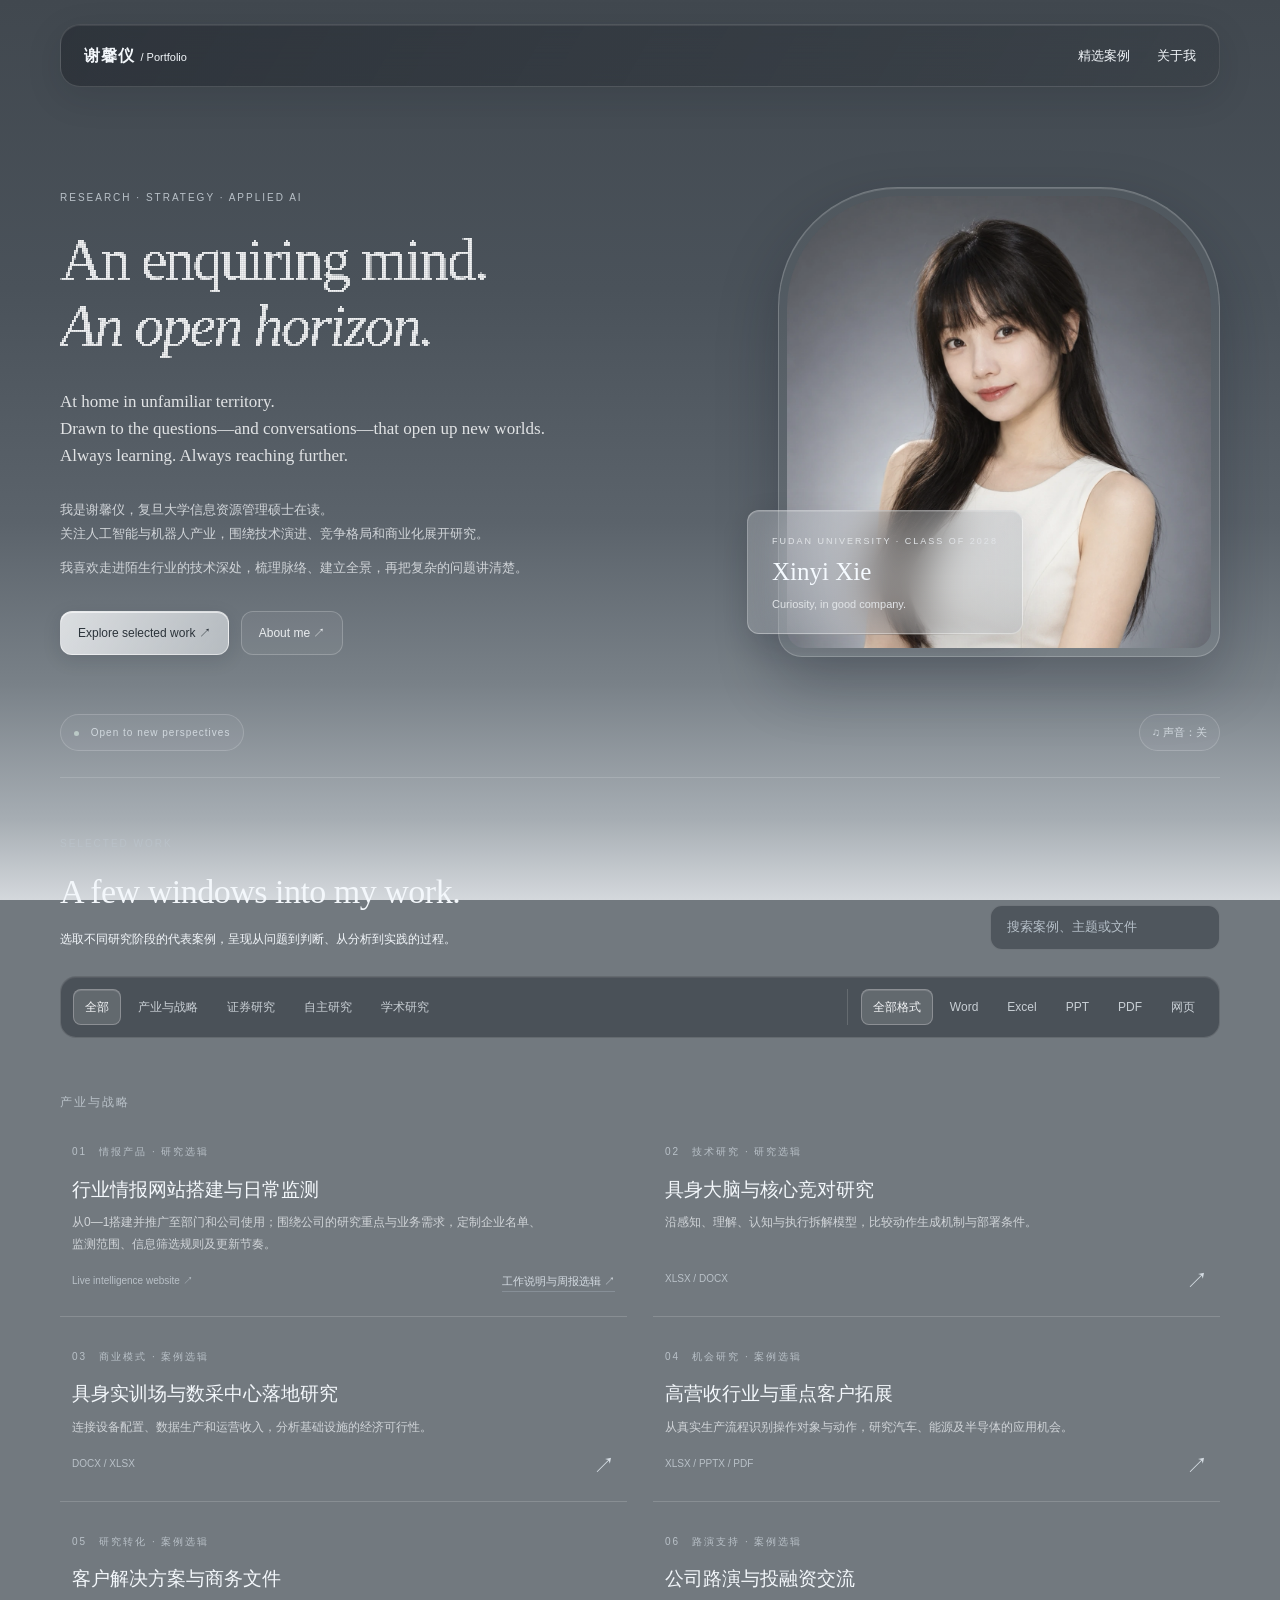
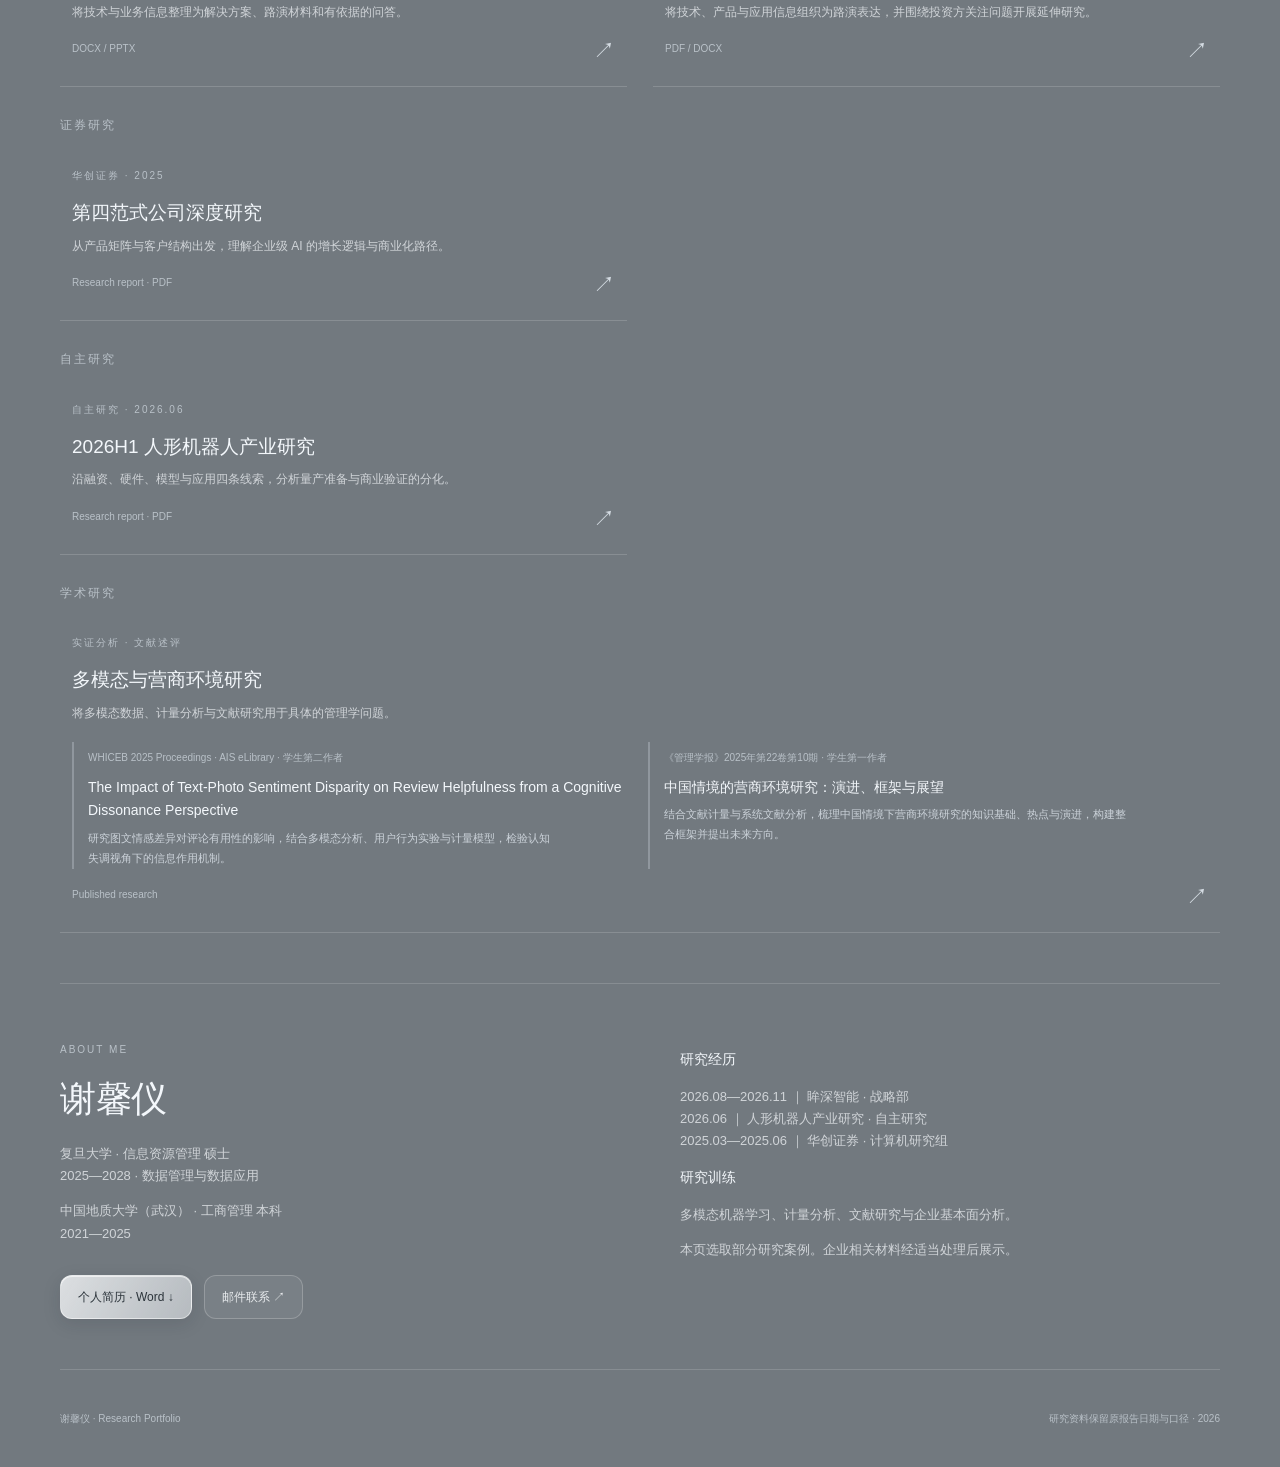
<file: index.html>
<!doctype html><html lang="zh-CN"><head><meta charset="utf-8"><meta name="viewport" content="width=device-width,initial-scale=1"><title>谢馨仪｜研究与实践</title><style>*{box-sizing:border-box}html{scroll-behavior:smooth}body{margin:0;color:#292725;background:#e8dfd5;font-family:"PingFang SC","Microsoft YaHei",sans-serif;line-height:1.7}body:before{content:"";position:fixed;inset:0;z-index:-1;background:radial-gradient(ellipse at 85% 15%,#eee5de,transparent 60%),linear-gradient(155deg,#b8b7bb 0%,#ead1c5 43%,#e9dfc9 77%,#cbc6be)}a{color:inherit;text-decoration:none}button,input{font:inherit}button,a{ -webkit-tap-highlight-color:transparent}a:focus-visible,button:focus-visible,input:focus-visible{outline:3px solid #806c58;outline-offset:5px}.wrap{max-width:1160px;margin:auto;padding:0 30px}nav{position:sticky;top:18px;z-index:5;display:flex;align-items:center;justify-content:space-between;margin:24px auto 0;padding:14px 24px;border-radius:50px;background:#fff9ee99;border:1px solid #ffffff88;backdrop-filter:blur(22px)}.brand{font-weight:650;letter-spacing:2px}.navlinks{display:flex;gap:27px;font-size:13px}.hero{min-height:650px;display:grid;grid-template-columns:1.25fr 1fr;align-items:center;gap:75px;padding:65px 0 90px}.eyebrow{font-size:11px;letter-spacing:2px;color:#786a60;text-transform:uppercase}h1{font-size:clamp(40px,5.2vw,67px);font-weight:550;line-height:1.24;letter-spacing:-2px;margin:22px 0}h1 em{font-family:Georgia,serif;font-weight:400}p{color:#706961}.intro{max-width:470px;font-size:15px}.actions{display:flex;gap:12px;margin-top:30px;flex-wrap:wrap}.button{display:inline-block;padding:12px 22px;background:#302e2b;color:white;border:0;border-radius:30px;cursor:pointer;font-size:13px}.light{background:#fff8edaa;color:#3b3530}.portrait{height:430px;position:relative;border:12px solid #fff8ec66;border-radius:110px 110px 42px 42px;background:#a6a3a0;box-shadow:0 25px 65px #57483c20}.portrait img{width:100%;height:100%;object-fit:cover;object-position:center 22%;border-radius:98px 98px 30px 30px;filter:saturate(.7)}.note{position:absolute;bottom:20px;left:-35px;background:#f9f2e5db;backdrop-filter:blur(20px);padding:20px 25px;border:1px solid #fff8;border-radius:24px;box-shadow:0 15px 40px #76665c22;font-size:13px}.note strong{display:block;font-size:17px}.section{padding:65px 0;scroll-margin-top:110px}.sectionhead{display:flex;justify-content:space-between;align-items:end;gap:20px;margin-bottom:25px}h2{font-weight:500;font-size:34px;letter-spacing:-1px;margin:8px 0}.sectionhead p{font-size:13px;margin:0}.filters{display:flex;gap:8px;flex-wrap:wrap;margin:26px 0}.filters button{border:1px solid #fff8;background:#fff5e855;padding:9px 19px;border-radius:30px;color:#655d54;cursor:pointer;font-size:13px}.filters button.active{background:#35312d;color:white;border-color:#35312d}input{background:#fff6eb88;border:1px solid #fff9;border-radius:22px;padding:10px 16px;width:230px;font-size:13px}.grid{display:grid;grid-template-columns:repeat(2,1fr);gap:20px}.card{display:flex;flex-direction:column;min-height:300px;background:#fff9ed80;border:1px solid #fff9;border-radius:30px;padding:32px;transition:transform .25s,background .25s}.card:hover{transform:translateY(-5px);background:#fff9edb0}.card h3{font-size:23px;line-height:1.4;font-weight:550;margin:20px 0 10px}.card p{font-size:14px;max-width:440px}.card .foot{margin-top:auto;padding-top:20px;display:flex;justify-content:space-between;font-size:12px;color:#7a6c5e}.card .arrow{font-size:22px;line-height:1}.about{background:#fff8ec70;border:1px solid #fff9;border-radius:35px;padding:40px;display:grid;grid-template-columns:1fr 1fr;gap:50px}.about p{font-size:14px}footer{padding:40px 0;font-size:12px;color:#7a7067;display:flex;justify-content:space-between}.empty{padding:35px}dialog{border:1px solid #fff;border-radius:28px;background:#f3ede4;color:#292725;max-width:860px;width:calc(100% - 32px);max-height:88vh;padding:35px}dialog::backdrop{background:#28252277;backdrop-filter:blur(9px)}dialog h2{font-size:28px;padding-right:25px}dialog h3{font-size:16px;margin-top:26px}dialog p{font-size:14px}.close{position:absolute;right:20px;top:18px;border:0;background:#e3d9cd;border-radius:50%;width:34px;height:34px;cursor:pointer}iframe{width:100%;height:65vh;border:0;margin-top:22px;border-radius:12px}.detail{max-width:800px;padding:50px 30px;margin:auto}.detail h1{font-size:38px}.detail h2{font-size:20px;margin-top:35px}@media(max-width:700px){.wrap{padding:0 20px}nav{padding:12px 18px}.navlinks{gap:15px}.hero{grid-template-columns:1fr;gap:30px;padding:55px 0;min-height:0}.portrait{height:360px;width:80%;margin:0 auto}.note{left:-20px}.grid,.about{grid-template-columns:1fr}.section{padding:40px 0}.sectionhead{align-items:start;flex-direction:column}.sectionhead input{width:100%}.card{min-height:270px;padding:27px}.about{gap:15px;padding:28px}h2{font-size:29px}footer{gap:20px;flex-wrap:wrap}dialog{padding:25px}}@media(prefers-reduced-motion:reduce){html{scroll-behavior:auto}.card{transition:none}}
.reader{max-width:1180px;margin:auto;padding:45px 30px}.reader h1{font-size:34px;letter-spacing:0;line-height:1.4}.reader article{background:#fffaf2bd;border:1px solid #fff;border-radius:22px;padding:32px;margin-top:28px;overflow-wrap:anywhere}.reader article p{font-size:15px;color:#423d36;white-space:pre-wrap}.reader article h2{font-size:22px}.readnote{font-size:12px!important;color:#817467!important}.tablewrap{overflow-x:auto;margin:22px 0;border:1px solid #d6cbbf;border-radius:10px}table{border-collapse:collapse;min-width:700px;font-size:13px;background:#fffaf5}td{border:1px solid #ded5ca;padding:12px;min-width:150px;max-width:380px;vertical-align:top;white-space:normal;overflow-wrap:anywhere}tr:first-child{background:#e9dfd3;font-weight:600}.filelink{display:block;background:#fff9eaaa;border:1px solid white;border-radius:18px;padding:23px;margin:15px 0}.filelink strong{display:block;font-size:18px}.filelink span{font-size:12px;color:#796b5c}.filelink:hover{background:#fffaf0}@media(max-width:700px){.reader{padding:25px 16px}.reader h1{font-size:27px}.reader article{padding:18px}}@media print{body{background:white}.reader{padding:0}.reader .actions,.reader>a{display:none}.reader article{padding:0;border:0}.tablewrap{overflow:visible}table{min-width:0;font-size:8px}td{min-width:0;padding:4px}h1{font-size:25px!important}}</style><style>
:root{--ink:#e5ebf3;--muted:#a1adbd;--line:#c1d4ec22;--panel:#172330;--accent:#c1d8f1}body{background:#101923;color:var(--ink)}body:before{background:radial-gradient(ellipse at 85% 5%,#64718177,transparent 40%),radial-gradient(ellipse at 0 45%,#33465c55,transparent 55%),linear-gradient(125deg,#17222e,#101821 70%)}p{color:var(--muted)}.wrap{max-width:1240px;padding:0 50px}nav{background:#17212bd9;border-color:var(--line);border-radius:14px;padding:17px 23px;top:16px}.brand{letter-spacing:1px}.navlinks{color:#bac8d7}.eyebrow{color:#8da3ba;font-size:10px;letter-spacing:2px}.hero{grid-template-columns:1.5fr 1fr;gap:55px;padding:75px 0 80px;min-height:690px}h1{font-family:Georgia,'Times New Roman',serif;font-weight:400;font-size:clamp(43px,4.6vw,64px);line-height:1.12;letter-spacing:-2px;margin:22px 0;color:#f2f4f7}h1 em{color:#acc0d6;font-weight:400}.hero-thought{font-family:Georgia,serif;font-size:17px;line-height:1.6;color:#bec9d6;margin:28px 0}.intro{font-size:13px;line-height:1.9;max-width:540px}.intro-extra{display:inline-block;margin-top:9px;color:#a1b2c5}.portrait{height:470px;border:1px solid #c7d5e733;border-radius:160px 160px 18px 18px;box-shadow:0 30px 90px #05090d66;background:#58616c;transform:translateY(8px)}.portrait img{border-radius:160px 160px 18px 18px;filter:saturate(.55);object-position:center 20%}.note{left:-22px;bottom:22px;padding:18px 24px;background:linear-gradient(130deg,#8595a75c,#253446c9);border-color:#b9cde83b;border-radius:12px;color:#dce5f0;box-shadow:0 15px 40px #060e1733}.note .eyebrow{color:#c3d2e2;font-size:9px}.note strong{font-family:Georgia,serif;font-weight:400;font-size:25px}.note>span:last-child{font-size:11px;color:#b9c9d9}.button{background:linear-gradient(120deg,#d4dfeb,#a8bad0);color:#162332;border-radius:7px;padding:11px 17px;font-size:12px;box-shadow:inset 0 1px #fff7;transition:transform .2s,box-shadow .2s}.button:hover{transform:translateY(-2px);box-shadow:0 8px 24px #83a3c122}.button.light{background:#ffffff08;border:1px solid #b4c7df33;color:#c4d3e3;box-shadow:none}.section{padding:50px 0;border-top:1px solid var(--line)}h2{font-family:Georgia,'PingFang SC',serif;font-size:34px;letter-spacing:-.5px}.sectionhead p{max-width:650px;font-size:12px}input{background:#18232e;border:1px solid var(--line);color:#dce5f0;border-radius:7px}input::placeholder{color:#8292a4}.filterbar{display:flex;align-items:center;justify-content:space-between;gap:14px;flex-wrap:wrap;margin:26px 0}.filters,.formats{display:flex;gap:5px;margin:0;flex-wrap:wrap}.filters button,.formats button{border:1px solid transparent;border-radius:5px;background:transparent;color:#93a3b6;padding:7px 11px;cursor:pointer;font-size:12px}.filters button.active,.formats button.active{background:#c2d5eb17;color:#e0ebf7;border-color:#c2d5eb24}.formats{border-left:1px solid var(--line);padding-left:13px}.grid{display:grid;grid-template-columns:repeat(2,minmax(0,1fr));gap:0 35px}.card{position:relative;min-height:0;border:0;border-bottom:1px solid var(--line);border-radius:0;background:transparent;padding:26px 6px 22px;transition:background .3s,transform .3s;overflow:hidden}.card:before{content:"";height:1px;position:absolute;bottom:0;left:0;width:0;background:#b2cee9;transition:width .4s}.card:hover{background:#b1cbe908;transform:translateY(-2px)}.card:hover:before{width:100%}.card h3{font-weight:500;font-size:19px;line-height:1.5;letter-spacing:0;margin:12px 0 8px;color:#e0e8f1}.card p{font-size:12px;line-height:1.8;margin:0;max-width:470px;color:#96a8bb}.card .foot{font-size:10px;color:#8298af;padding-top:17px}.card .arrow{color:#b7cbe1;transition:transform .3s}.card:hover .arrow{transform:translate(3px,-3px)}.about{background:transparent;border:0;padding:0;gap:80px;border-radius:0}.about h3{font-size:14px;font-weight:500}.about p{font-size:13px}.about h2{font-size:36px}footer{color:#75889d;border-top:1px solid var(--line);font-size:10px}.detail{max-width:950px;padding-top:60px}.detail h1{font-family:'PingFang SC',sans-serif;font-size:34px;letter-spacing:0}.filelink{border:0;border-bottom:1px solid var(--line);border-radius:0;background:transparent;padding:23px 5px;margin:0;transition:background .3s}.filelink:hover{background:#d1e2f30a}.filelink strong{font-size:16px;font-weight:500}.filelink span{color:#91a7be;font-size:11px}.readnote{color:#8496aa!important}dialog{background:#172330;border:1px solid #a7bddb44;color:#e2eaf3;border-radius:14px}dialog p{color:#b2c0d0}.close{background:#2e4053;color:#d8e3ee}.hero>div:first-child{animation:rise .9s both}.portrait{animation:rise 1.2s both}.section{animation:rise .8s both}.reveal{opacity:0;transform:translateY(20px);transition:opacity .7s,transform .7s}.reveal.in-view{opacity:1;transform:translateY(0)}@keyframes rise{from{opacity:0;transform:translateY(18px)}to{opacity:1;transform:translateY(0)}}@media(max-width:760px){.wrap{padding:0 22px}.hero{grid-template-columns:1fr;gap:35px;padding:50px 0}.hero h1{font-size:46px}.hero-thought{font-size:16px}.portrait{height:390px;width:80%;max-width:360px}.grid{grid-template-columns:1fr}.about{grid-template-columns:1fr;gap:25px}.formats{border-left:0;padding-left:0}.sectionhead{gap:20px}.card{padding:22px 0}.note{left:-18px}.filterbar{gap:12px}.detail{padding:35px 22px}.detail h1{font-size:28px}h2{font-size:29px}}@media(prefers-reduced-motion:reduce){*{animation:none!important;transition:none!important}.reveal{opacity:1;transform:none}html{scroll-behavior:auto}}
.folder{margin:16px 0;border:1px solid #c1d4ec22;border-radius:10px;padding:0 20px}.folder summary{cursor:pointer;padding:19px 0;font-size:16px;font-weight:500}.folder summary span{float:right;font-size:11px;color:#899db2}.folder .filelink:last-child{border-bottom:0}.work-description{margin:30px 0 45px;display:grid;grid-template-columns:1fr 1fr;gap:14px 35px}.worknote h3{font-size:14px;font-weight:500;color:#d4e0ed}.worknote p{font-size:13px;line-height:1.9;margin-top:8px}.project-main{display:block}.secondary-link{font-size:11px;color:#c1d7ed;border-bottom:1px solid #8aadc155}.folder-number{font-size:10px;color:#809bb7;margin-right:12px}.group-heading{grid-column:1/-1;margin:28px 0 0;font-size:12px;color:#859fb8;letter-spacing:2px}.portrait img{object-position:center 20%}@media(max-width:700px){.work-description{grid-template-columns:1fr;gap:8px}.folder{padding:0 14px}.folder summary{font-size:14px}.folder summary span{float:none;display:block;margin-left:18px}}.pathway{display:flex;gap:10px;margin:30px 0}.step{flex:1;border:1px solid #c1d4ec22;border-radius:10px;padding:16px;background:#14202c}.step>span{font-size:10px;color:#7f96af;display:block;margin-bottom:6px}.step strong{font-size:13px;font-weight:500}.step p{font-size:11px;margin:6px 0 0}.step.destination{background:linear-gradient(125deg,#48637f55,#23394e);border-color:#a8c5e36b}.core-folder{background:linear-gradient(120deg,#354e6666,#192733);border-color:#abc7e566;box-shadow:0 15px 35px #080f1822}.core-folder summary small{display:block;color:#bcd5ef;letter-spacing:2px;font-size:10px;margin-bottom:10px}.file-description{font-size:12px;line-height:1.8;color:#9caec1;margin:8px 0}.paper-summaries{display:grid;gap:16px;margin-top:18px}.paper-summary{border-left:2px solid #8cabc459;padding-left:14px;display:block}.paper-summary>span{font-size:10px;color:#8da6be}.paper-summary strong{display:block;font-weight:500;font-size:14px;margin:6px 0}.paper-summary p{font-size:11px}.card:has(.paper-summaries){grid-column:1/-1}.card:has(.paper-summaries) .paper-summaries{grid-template-columns:1fr 1fr}@media(max-width:700px){.pathway{flex-direction:column}.card:has(.paper-summaries) .paper-summaries{grid-template-columns:1fr}}
/* Cool translucent finish, with contrast retained for reading. */
body{background:#26394b}body:before{background:radial-gradient(ellipse at 85% 3%,#a8c6de42,transparent 44%),radial-gradient(ellipse at 8% 42%,#749fbd25,transparent 52%),linear-gradient(128deg,#354b60 0%,#21364a 42%,#182b3b 78%,#304657 100%)}nav{background:linear-gradient(120deg,#c9e2f018,#c9dff008);border-color:#d5eafa30;box-shadow:inset 0 1px 0 #e9f6ff20,0 8px 35px #0a18231c;backdrop-filter:blur(26px) saturate(120%)}.portrait{border-color:#d6ebff55;box-shadow:0 28px 70px #09182740,0 0 55px #b6ddff10}.note{background:linear-gradient(135deg,#c5dcea52,#54718c66);border-color:#e0f1ff5c;backdrop-filter:blur(24px)}.folder{background:linear-gradient(120deg,#cee6fa08,#a4c7e403);border-color:#cde7ff30}.core-folder{background:linear-gradient(115deg,#aacbe833,#6f99bd17);border-color:#c4e3ff70;box-shadow:inset 0 1px #ffffff16,0 15px 35px #0a17251c}.card:hover{background:#d5ecff0a}.step{background:#d1e7fc08}.step.destination{background:linear-gradient(120deg,#9bc9ec30,#5583a823)}input{background:#d5e9ff0b;border-color:#cee6ff30}.filters button.active,.formats button.active{background:#cde7ff20;border-color:#d1e9ff38}.card p,.intro,.worknote p{color:#b7c7d7}.file-description{color:#b3c5d6}

/* Frosted glass: pale blue-gray, diffused light and translucent surfaces. */
:root{--ink:#243b4f;--muted:#50687d;--line:#ffffff70;--accent:#416582}body{background:#b7c6d1;color:var(--ink)}body:before{background:radial-gradient(ellipse at 13% 15%,#f0f6faad 0%,transparent 50%),radial-gradient(ellipse at 95% 46%,#dce9f299,transparent 48%),linear-gradient(145deg,#8ca2b3 0%,#b7c7d3 35%,#cbd7df 70%,#9bb3c6 100%)}.wrap{max-width:1260px}nav{background:linear-gradient(115deg,#ffffff38,#edf4fa20);border:1px solid #ffffff66;box-shadow:inset 0 1px #ffffff77,0 12px 35px #3b526517;backdrop-filter:blur(30px) saturate(115%);border-radius:20px}.navlinks{color:#314c62}.brand{color:#253e52}.hero{position:relative;isolation:isolate;grid-template-columns:1.5fr 1fr;padding:80px 0 100px;overflow:visible}.hero>div:not(.ambient-orb){position:relative;z-index:1}.hero>div:first-child{animation:none}.eyebrow{color:#516e86}h1{color:#253f55;text-shadow:0 1px #ffffff44}.hero h1 em{color:#52758f}.hero-thought{color:#36556e}.intro,.intro-extra,.card p,.worknote p{color:#435f75}.ambient-orb{position:absolute!important;z-index:-1!important;pointer-events:none;border-radius:50%;filter:blur(25px);animation:ambientDrift 19s ease-in-out infinite alternate}.orb-one{width:390px;height:390px;left:-100px;top:80px;background:radial-gradient(circle,#f7fbff6b,#e4f1fa06 68%)}.orb-two{width:440px;height:440px;right:-15px;top:240px;background:radial-gradient(circle,#789fbe33,#8eabc200 70%);animation-delay:-8s}.portrait{border:1px solid #ffffff88;background:#b2c1ce;border-radius:120px 120px 24px 24px;box-shadow:0 26px 65px #3c526525,inset 0 1px #fff8;padding:8px}.portrait img{border-radius:112px 112px 18px 18px;filter:saturate(.8)}.note{left:-32px;bottom:22px;background:linear-gradient(130deg,#f5f9fd88,#dae7f057);border:1px solid #ffffffa1;box-shadow:inset 0 1px #ffffff99,0 15px 36px #405a7020;backdrop-filter:blur(25px);color:#29485f}.note .eyebrow{color:#577187}.note>span:last-child{color:#4d687f}.button{background:linear-gradient(115deg,#fafcffe0,#e5eff8a8);border:1px solid #ffffffa3;color:#2a4a64;border-radius:12px;box-shadow:inset 0 1px #fff,0 6px 20px #3f5a7410}.button.light{background:#ffffff30;color:#37556d;border:1px solid #ffffff77}.button:hover{box-shadow:0 9px 25px #3b5e7821}.section{border-color:#ffffff5a}.sectionhead p,p{color:#4c667b}.filterbar{background:#eef5fb29;padding:12px;border:1px solid #ffffff55;border-radius:16px;backdrop-filter:blur(14px)}.filters button,.formats button{color:#466279;border-radius:8px}.filters button.active,.formats button.active{background:#ffffff9c;color:#263f54;border-color:#ffffffa6;box-shadow:0 3px 10px #3a526512}.formats{border-color:#ffffff77}input{background:#f4f9fe55;border:1px solid #ffffff77;color:#2a485e;border-radius:12px}input::placeholder{color:#607a8f}.grid{gap:0 26px}.card{border-bottom-color:#ffffff70;padding:24px 12px}.card:hover{background:#ffffff20}.card:before{background:#eff9ff}.card h3{color:#243f54}.card .foot,.card .arrow{color:#4c6f8b}.group-heading,.folder-number{color:#56768f}.secondary-link{color:#2d5879;border-color:#668ba655}.about h3,.about h2{color:#29485e}.about p{color:#476278}footer{border-color:#ffffff77;color:#547087}.folder{background:linear-gradient(120deg,#ffffff38,#f4f9fe16);border:1px solid #ffffff77;box-shadow:inset 0 1px #ffffff55;backdrop-filter:blur(18px)}.folder summary span{color:#54748c}.core-folder{background:linear-gradient(120deg,#f4fbff7d,#d6e8f34d);border:1px solid #ffffffb5;box-shadow:inset 0 1px #fff,0 12px 30px #4b6a811c}.core-folder summary small{color:#406581}.filelink{border-bottom-color:#ffffff66}.filelink:hover{background:#ffffff26}.filelink span,.file-description{color:#4d6c84}.readnote{color:#58758d!important}.step{background:#ffffff23;border-color:#ffffff66}.step strong,.worknote h3{color:#294b64}.step p{color:#4f6c82}.step>span{color:#62819b}.step.destination{background:linear-gradient(130deg,#f4faff77,#d9edf559);border-color:#ffffff99}.paper-summary{border-left-color:#7398b370}.paper-summary>span{color:#506f87}.paper-summary strong{color:#25455d}.paper-summary p{color:#47657c}dialog{background:#d8e5eeed;color:#28465e;border-color:#ffffffb0;backdrop-filter:blur(30px)}dialog p{color:#456378}.close{background:#f5faff99;color:#35566e}.hero-status{position:absolute!important;left:0;right:0;bottom:26px;display:flex;justify-content:space-between;align-items:center;font-size:10px;letter-spacing:1px;color:#45677f}.hero-status>span{padding:9px 13px;border:1px solid #ffffff66;border-radius:24px;background:#eff8ff2e;animation:statusFloat 8s ease-in-out infinite}.hero-status i{display:inline-block;width:5px;height:5px;background:#6d9b94;border-radius:50%;margin-right:8px}.hero-status button{border:1px solid #ffffff66;color:#486b84;background:#f3faff30;padding:8px 12px;border-radius:20px;font-size:11px;cursor:pointer}.particle-heading{position:relative}.particle-heading>span,.particle-heading>em{display:block}.particle-heading canvas{position:absolute;inset:0;pointer-events:none;width:100%;height:100%}.particle-heading.ready>span,.particle-heading.ready>em{opacity:0}.particle-heading.ready{text-shadow:none}@keyframes ambientDrift{to{transform:translate(25px,-22px) scale(1.08)}}@keyframes statusFloat{50%{transform:translateY(-4px)}}@media(max-width:760px){.hero{grid-template-columns:1fr;padding:55px 0 95px;overflow:hidden}.hero h1{font-size:clamp(29px,8.7vw,43px);letter-spacing:-1.2px}.portrait{border-radius:100px 100px 22px 22px}.portrait img{border-radius:92px 92px 16px 16px}.note{left:-12px}.hero-status{bottom:25px}.filterbar{padding:10px}.ambient-orb{width:280px;height:280px}.hero-status{font-size:9px}.card{padding-left:4px;padding-right:4px}}@media(prefers-reduced-motion:reduce){.ambient-orb,.hero-status>span{animation:none}.particle-heading canvas{display:none}.particle-heading.ready>span,.particle-heading.ready>em{opacity:1}}
/* Reference correction: white typography on smoky blue glass. */
:root{--ink:#f5f8fb;--muted:#e0e8ef;--line:#ffffff32;--accent:#edf6ff}body{background:#718695;color:#f4f7fa}body:before{background:radial-gradient(ellipse at 12% 45%,#a5bacb20,transparent 55%),radial-gradient(ellipse at 90% 15%,#c9dce823,transparent 50%),linear-gradient(165deg,#4f6679 0%,#6b8090 42%,#8397a5 78%,#718a9b 100%)}nav{background:linear-gradient(120deg,#dceaf013,#eaf4fb09);border-color:#e9f5ff3b;box-shadow:inset 0 1px #ffffff2a,0 12px 30px #253d5012}.brand,.navlinks,h1,.hero h1 em,.hero-thought,.intro,.intro-extra,.eyebrow,.sectionhead p,.card h3,.card p,.card .foot,.card .arrow,.about h3,.about h2,.about p,h2,h3,p,footer,.group-heading,.folder-number,.secondary-link,.worknote h3,.worknote p,.filelink,.filelink span,.file-description,.folder summary,.folder summary span,.paper-summary>span,.paper-summary strong,.paper-summary p,.step>span,.step strong,.step p,.hero-status,.hero-status button{color:#f3f7fb}.eyebrow,.group-heading,.folder-number,.card .foot,.filelink span,footer,.paper-summary>span{color:#dce7ef}.intro,.intro-extra,.card p,.worknote p,.file-description,.about p{color:#e4edf4}.hero h1 em{color:#e6f0f8}h1{text-shadow:0 1px 5px #304b5c18}.note{background:linear-gradient(120deg,#eaf6ff35,#dceaf024);border-color:#ffffff65;box-shadow:inset 0 1px #ffffff55,0 14px 35px #314b6025;color:#fff}.note .eyebrow,.note strong,.note>span:last-child{color:#f5faff}.portrait{border-color:#ffffff65;background:#dce9f01a}.button{background:linear-gradient(115deg,#f7fcffbc,#e6f1f7a3);color:#344f62;border-color:#ffffff99;box-shadow:inset 0 1px #ffffffbb,0 5px 20px #26445912}.button.light{background:#eaf4fc18;color:#f5faff;border-color:#ffffff50}.filterbar{background:#deedf51c;border-color:#ffffff37}.filters button,.formats button{color:#eff6fc}.filters button.active,.formats button.active{background:#f3faff40;border-color:#ffffff73;color:#fff;box-shadow:inset 0 1px #ffffff22}input{background:#e6f1fa20;color:#fff;border-color:#ffffff50}input::placeholder{color:#e0eaf2}.card{border-bottom-color:#ffffff35}.card:hover{background:#edf7ff13}.folder{background:linear-gradient(120deg,#e8f3fa20,#e8f3fa10);border-color:#ffffff40}.core-folder{background:linear-gradient(120deg,#f4fbff35,#dfedf523);border-color:#ffffff77;box-shadow:inset 0 1px #ffffff66,0 12px 35px #314d6218}.core-folder summary small{color:#f5faff}.step{background:#dcecf319;border-color:#ffffff33}.step.destination{background:linear-gradient(120deg,#edf7ff38,#d6e9f526);border-color:#ffffff70}.readnote{color:#e1ebf2!important}.paper-summary{border-color:#e4f3ff75}.filelink:hover{background:#ffffff15}.section,footer{border-color:#ffffff3d}dialog{background:#627d91ed;color:#f8fbff;border-color:#ffffff70}dialog p{color:#e6eff6}.close{background:#e9f6ff33;color:#fff}.hero-status>span,.hero-status button{background:#e8f4ff1a;border-color:#ffffff40}.ambient-orb{opacity:.45}.hero-status i{background:#c2eadf}
/* Graphite-led palette: neutral depth with a restrained cool undertone. */
:root{--ink:#f0f1f2;--muted:#d0d3d6;--line:#ffffff26;--accent:#dce0e3}body{background:#4c5156;color:#f0f1f2}body:before{background:radial-gradient(ellipse at 90% 14%,#b9bfc51a,transparent 45%),radial-gradient(ellipse at 8% 50%,#c2c7cc0d,transparent 52%),linear-gradient(162deg,#30353b 0%,#43494f 35%,#62696f 74%,#4a5158 100%)}nav{background:linear-gradient(120deg,#262b32b0,#363c428f);border-color:#ffffff24;box-shadow:inset 0 1px #ffffff16,0 10px 35px #12171c20}.ambient-orb{opacity:.16;filter:blur(40px)}.orb-one{background:radial-gradient(circle,#ebedef44,#d5d9de00 68%)}.orb-two{background:radial-gradient(circle,#b9c0c71f,#b9c0c700 70%)}.hero h1,.hero h1 em{color:#f2f3f4}.hero-thought{color:#e1e3e5}.intro,.intro-extra,.card p,.worknote p,.about p,.file-description{color:#d0d4d8}.eyebrow,.group-heading,.folder-number,.card .foot,.filelink span,.paper-summary>span,footer{color:#b9c1c8}.portrait{background:#9a9fa41c;border-color:#ffffff36;box-shadow:0 26px 60px #11182045,inset 0 1px #ffffff26}.note{background:linear-gradient(130deg,#d8dce04d,#7f88934d);border-color:#ffffff4f;box-shadow:inset 0 1px #ffffff26,0 14px 34px #161d2726}.note .eyebrow,.note>span:last-child{color:#e1e4e7}.button{background:linear-gradient(120deg,#f0f2f4d6,#ccd1d5bf);border-color:#ffffff7a;color:#2c343b;box-shadow:inset 0 1px #ffffff99,0 5px 18px #18212b20}.button.light{background:#e5e8ec10;color:#e9ecef;border-color:#ffffff36}.filterbar{background:#282e3587;border-color:#ffffff24;box-shadow:inset 0 1px #ffffff12}.filters button,.formats button{color:#c8cfd5}.filters button.active,.formats button.active{background:#dde2e529;color:#f3f5f7;border-color:#ffffff43}.formats{border-color:#ffffff26}input{background:#242b3370;border-color:#ffffff2f;color:#f3f5f7}input::placeholder{color:#b6c0c9}.card{border-bottom-color:#ffffff28}.card:hover{background:#e8edf40b}.card:before{background:#d7dce2}.card .arrow,.secondary-link{color:#d5dce3}.secondary-link{border-color:#b9c4d24a}.folder{background:linear-gradient(120deg,#282f365e,#3e48502b);border-color:#ffffff2e;box-shadow:inset 0 1px #ffffff12}.core-folder{background:linear-gradient(120deg,#242c35c4,#36424dc2);border-color:#e1e7ee62;box-shadow:inset 0 1px #ffffff22,0 15px 36px #1119232b}.core-folder summary small{color:#dbe2e8}.step{background:#252d354d;border-color:#ffffff26}.step.destination{background:linear-gradient(125deg,#2e3945cf,#36414bbf);border-color:#d2dce560}.step>span{color:#b4c0cc}.step p,.paper-summary p{color:#cbd2d9}.paper-summary{border-color:#c1cad260}.filelink:hover{background:#e9eef410}.readnote{color:#bac4cd!important}.hero-status,.hero-status button{color:#d1d8de}.hero-status>span,.hero-status button{background:#c8d0d910;border-color:#ffffff2b}.hero-status i{background:#bbc9c6}.section,footer{border-color:#ffffff26}dialog{background:#38424bed;color:#f2f4f6;border-color:#ffffff4a}dialog p{color:#d0d8df}.close{background:#cbd5df24;color:#f0f4f7}
/* Smoky graphite: extended dark upper field, light concentrated at the bottom. */
body{background:#72797f}body:before{background:linear-gradient(180deg,#41484f 0%,#4a525a 32%,#5b636b 58%,#798188 76%,#a6adb3 91%,#d4d8dc 100%)}.ambient-orb{opacity:0}
</style><style>.portrait picture{display:contents}</style></head><body><div class="wrap"><nav><a class="brand" href="#">谢馨仪 <span style="font-weight:400;font-size:11px;letter-spacing:0"> / Portfolio</span></a><div class="navlinks"><a href="#works">精选案例</a><a href="#about">关于我</a></div></nav><header class="hero"><div class="ambient-orb orb-one" aria-hidden="true"></div><div class="ambient-orb orb-two" aria-hidden="true"></div><div><div class="eyebrow">Research · Strategy · Applied AI</div><h1 class="particle-heading"><span>An enquiring mind.</span><em>An open horizon.</em></h1><p class="hero-thought">At home in unfamiliar territory.<br>Drawn to the questions—and conversations—that open up new worlds.<br>Always learning. Always reaching further.</p><p class="intro">我是谢馨仪，复旦大学信息资源管理硕士在读。<br>关注人工智能与机器人产业，围绕技术演进、竞争格局和商业化展开研究。<br><span class="intro-extra">我喜欢走进陌生行业的技术深处，梳理脉络、建立全景，再把复杂的问题讲清楚。</span></p><div class="actions"><a class="button" href="#works">Explore selected work ↗</a><a class="button light" href="#about">About me ↗</a></div></div><div class="portrait"><picture><source srcset="assets/portrait-hd.webp" type="image/webp"><img src="assets/portrait-hd.jpg" alt="谢馨仪个人照片" width="1122" height="1402" fetchpriority="high" decoding="async"></picture><div class="note"><span class="eyebrow">Fudan University · Class of 2028</span><strong>Xinyi Xie</strong><span>Curiosity, in good company.</span></div></div><div class="hero-status"><span><i></i> Open to new perspectives</span><button id="sound-toggle" aria-pressed="false" type="button">♫ 声音：关</button></div></header><section class="section" id="works"><div class="sectionhead"><div><span class="eyebrow">Selected work</span><h2>A few windows into my work.</h2><p>选取不同研究阶段的代表案例，呈现从问题到判断、从分析到实践的过程。</p></div><input id="search" type="search" aria-label="搜索成果" placeholder="搜索案例、主题或文件"></div><div class="filterbar"><div class="filters" aria-label="研究领域"></div><div class="formats" aria-label="文件格式"></div></div><div class="grid" id="grid"></div><p id="empty" hidden>未找到相关成果，请尝试其他关键词。</p></section><section class="section" id="about"><div class="about"><div><span class="eyebrow">About me</span><h2>谢馨仪</h2><p>复旦大学 · 信息资源管理 硕士<br>2025—2028 · 数据管理与数据应用</p><p>中国地质大学（武汉） · 工商管理 本科<br>2021—2025</p><div class="actions"><a class="button" href="https://new1debaidong-eng.github.io/xinyi-portfolio/assets/%E8%B0%A2%E9%A6%A8%E4%BB%AA_%E4%B8%AA%E4%BA%BA%E7%AE%80%E5%8E%86.docx" download>个人简历 · Word ↓</a><a class="button light" href="mailto:25210830026@m.fudan.edu.cn">邮件联系 ↗</a></div></div><div><h3>研究经历</h3><p>2026.08—2026.11 ｜ 眸深智能 · 战略部<br>2026.06 ｜ 人形机器人产业研究 · 自主研究<br>2025.03—2025.06 ｜ 华创证券 · 计算机研究组</p><h3>研究训练</h3><p>多模态机器学习、计量分析、文献研究与企业基本面分析。</p><p>本页选取部分研究案例。企业相关材料经适当处理后展示。</p></div></div></section><footer><span>谢馨仪 · Research Portfolio</span><span>研究资料保留原报告日期与口径 · 2026</span></footer></div><dialog id="modal" aria-labelledby="mt"><button class="close" aria-label="关闭">×</button><div id="detail"></div></dialog><script>const projects=[{"title": "第四范式公司深度研究", "cat": "证券研究", "tag": "华创证券 · 2025", "desc": "从产品矩阵与客户结构出发，理解企业级 AI 的增长逻辑与商业化路径。", "sections": [["专家访谈与公司调研", "参与垂直大模型、AI眼镜行业专家及第四范式管理层交流，协助准备调研提纲，围绕产品功能、业务增速、客户拓展及盈利能力梳理问题；整理核心观点与Q&A，提炼收入结构、增长驱动、技术差异及竞争关系，为公司与行业研究提供依据。"], ["公司深度研究", "独立撰写第四范式深度报告，基于招股书、公司公告及调研资料，分析管理团队、研发能力、产品矩阵、客户结构与标杆客户留存，梳理商业化路径、增长逻辑及竞争壁垒；自学三表联动分析、盈利预测与PS估值，分析业务结构、毛利率及费用变化对盈利和现金流的影响。"], ["产业研究", "参与人形机器人产业链报告撰写，负责中游本体制造、下游应用及商业化分析，梳理本体设计与集成环节的技术挑战、代表厂商进展及应用场景，分析规模化落地的成本、可靠性与需求约束，对比硬件销售、租赁及服务等商业模式。"]], "pdf": "paradigm.pdf"}, {"title": "2026H1 人形机器人产业研究", "cat": "自主研究", "tag": "自主研究 · 2026.06", "desc": "沿融资、硬件、模型与应用四条线索，分析量产准备与商业验证的分化。", "sections": [["人形机器人产业研究", "独立撰写《2026年上半年人形机器人产业研究》，围绕融资结构、硬件迭代、模型演进及商业落地展开分析。"], ["研究方法与判断", "对比头部企业产品、量产规划与交付进展，梳理VLA、世界模型等技术路线及工业、商业应用案例，区分规划产能、试点合作与实际交付；整理产业链代表公司及估值资料，分析行业竞争格局、规模化落地约束与商业化风险。"]], "pdf": "robotics.pdf"}, {"title": "行业情报网站搭建与日常监测", "cat": "产业与战略", "tag": "情报产品 · 研究选辑", "desc": "从0—1搭建并推广至部门和公司使用；围绕公司的研究重点与业务需求，定制企业名单、监测范围、信息筛选规则及更新节奏。", "sections": [["行业情报网站搭建与推广", "根据公司的技术路线、战略研究重点与业务拓展需求，从0—1搭建行业情报网站，并推广至部门和公司使用。将公司需要持续了解的信息转化为重点企业名单、分层监测框架、信息筛选规则与更新节奏；围绕72家大脑及相关企业，重点跟踪融资、模型更新与部署应用。"], ["研究覆盖", "关注本体企业的产品、订单及交付进展，观察客户接受度与产业落地节奏；延伸至通用AI技术、芯片与算力、监管政策，以及数据采集、动捕、评测与仿真等配套平台。"], ["日常采集与更新", "跟踪企业公众号、官网新闻、论文及代码仓库，搭建日常自动采集与更新流程，形成每日要闻及行业周报；整合动态库，支持按业务类别、地区及融资、模型、论文、订单等标签交叉检索。"]], "pdf": null, "files": [{"title": "2026年10月具身行业周报（10.12—10.18）", "url": "../files/2026年10月具身行业周报（10.12—10.18）_展示版.docx", "format": "DOCX", "group": "2 · 行业日报与周报", "note": "情报网站可直接导出的情报示例 · Word 周报"}, {"title": "2026年10月具身行业周报（9.28—10.4）", "url": "../files/2026年10月具身行业周报（9.28—10.4）_展示版.docx", "format": "DOCX", "group": "2 · 行业日报与周报", "note": "情报网站可直接导出的情报示例 · Word 周报"}, {"title": "2026年10月具身行业周报（10.5—10.11）", "url": "../files/2026年10月具身行业周报（10.5—10.11）_展示版.docx", "format": "DOCX", "group": "2 · 行业日报与周报", "note": "情报网站可直接导出的情报示例 · Word 周报"}], "site": "https://motion-brain-embodied-intelligence-0424new1.page.coze.site/", "folder": "01"}, {"title": "具身大脑与核心竞对研究", "cat": "产业与战略", "tag": "技术研究 · 研究选辑", "desc": "沿感知、理解、认知与执行拆解模型，比较动作生成机制与部署条件。", "sections": [["技术对标与竞争定位", "梳理39项具身模型及研究成果，交叉查阅企业官网、官方技术资料、关联论文与GitHub代码仓库，按“感知输入—认知决策与动作生成—执行输出”建立技术对照框架。"], ["核心企业拆解", "逐项拆解星海图、蚂蚁灵波、章鱼动力等模型的动作生成机制及部署条件，比较不同企业的技术路线、模块分工与产品衔接关系。"], ["研究关联与应用", "关联代表专家、研究机构、论文发表渠道及开源实现，形成深度研究与模型—企业—专家对照表，为战略研究提供技术理解，为融资尽调问答提供依据。"]], "pdf": null, "files": [{"title": "具身行业竞对调查_20261026", "url": "../files/具身行业竞对调查_20261026.xlsx", "format": "XLSX", "group": "1 · 竞对总库与持续更新"}, {"title": "2026年8月—10月具身智能企业行业动态跟踪", "url": "../files/竞对新增动态_202608至20261021.docx", "format": "DOCX", "group": "1 · 竞对总库与持续更新", "note": "含核心落地赛道、融资及估值信息、技术与模型架构、产品信息"}, {"title": "章鱼动力｜重点企业解读", "url": "../files/章鱼动力—技术、产品、战略与商业化解读_展示版.docx", "format": "DOCX", "group": "2 · 重点企业解读", "note": "面向战略部门的技术与产品解读，将专业概念转化为便于快速理解、比较与讨论的业务语言。"}, {"title": "星海图｜重点企业解读", "url": "../files/星海图—技术、产品、战略与商业化解读_展示版.docx", "format": "DOCX", "group": "2 · 重点企业解读", "note": "面向战略部门的技术与产品解读，将专业概念转化为便于快速理解、比较与讨论的业务语言。"}, {"title": "具身智能技术交流知识图谱——模型、企业与研究团队", "url": "../files/模型—企业—专家对照表（2026.10.22复核版）_展示版.xlsx", "format": "XLSX", "group": "3 · 技术交流知识图谱", "note": "面向外部技术交流，建立核心模型、产业主体与研究团队的共同参照，支持技术介绍、路线类比与横向比较。"}], "folder": "02"}, {"title": "具身实训场与数采中心落地研究", "cat": "产业与战略", "tag": "商业模式 · 案例选辑", "desc": "连接设备配置、数据生产和运营收入，分析基础设施的经济可行性。", "sections": [["设备配置与采购选型", "研究具身智能训练场、数采中心等配套设施，对比27家机器人本体及9家灵巧手／相关设备企业，梳理基地设备配置与采购选型。"], ["建设运营与数据采购", "研究全国52个数采中心及相关项目，分析出资结构、建设运营分工、收入来源与数据采购安排。"], ["场景与试点优先级", "结合过往行业研究及24家意向企业资料，研究所属行业的作业需求，整理应用场景与试点优先级。"], ["实施计划与经济可行性", "结合管理层商定的投资及合作安排，完成某区实景实训基地落地实施计划及可行性说明相关章节，梳理资金投入与返投安排、分阶段实施计划及经济可行性。"]], "pdf": null, "files": [{"title": "数采中心建设运营模式与数据采购安排研究", "url": "../files/数采中心建设运营模式与数据采购安排研究_展示版.docx", "format": "DOCX", "group": "1 · 全国项目与建设运营研究"}, {"title": "全国数采中心与训练场项目库", "url": "../files/全国数采中心与训练场项目库_展示版.xlsx", "format": "XLSX", "group": "1 · 全国项目与建设运营研究"}, {"title": "机器人本体企业与产品调研", "url": "../files/机器人本体企业与产品调研_展示版.xlsx", "format": "XLSX", "group": "2 · 设备与产品调研"}, {"title": "灵巧手及相关设备企业调研", "url": "../files/灵巧手及相关设备企业调研_展示版.xlsx", "format": "XLSX", "group": "2 · 设备与产品调研"}, {"title": "实景实训基地落地实施计划及可行性说明", "url": "../files/实景实训基地落地实施计划及可行性说明.docx", "format": "DOCX", "group": "3 · 基地落地实施与经营测算"}, {"title": "实景实训基地投资与经营测算", "url": "../files/实景实训基地投资与经营测算.xlsx", "format": "XLSX", "group": "3 · 基地落地实施与经营测算"}], "folder": "03"}, {"title": "高营收行业与重点客户拓展", "cat": "产业与战略", "tag": "机会研究 · 案例选辑", "desc": "从真实生产流程识别操作对象与动作，研究汽车、能源及半导体的应用机会。", "sections": [["主动拓展重点行业", "围绕主动寻找大客户、大场景及长期技术合作的需求，推动研究从响应零散客户拓展至高营收行业，系统研究高端制造与重大能源工程的应用机会。"], ["行业与场景研究", "建立覆盖19个行业、523个主体的潜在客户研究库，聚焦汽车、能源电力与半导体，研究头部企业机器人应用及联合研发案例，形成3份行业—场景—动作记录，沿生产流程识别具身大脑的切入机会。"], ["战略合作提案", "3天内完成汽车、能源与半导体三套战略合作提案，供管理层讨论重点客户与长期合作方向。以下展示相关研究与提案案例。"]], "pdf": null, "files": [{"title": "汽车及零部件行业机器人场景与动作表", "url": "../files/汽车及零部件行业机器人场景与动作表_展示版.xlsx", "format": "XLSX", "group": "1 · 行业场景与合作案例研究"}, {"title": "能源电力行业机器人场景与动作表", "url": "../files/能源电力行业机器人场景与动作表_展示版.xlsx", "format": "XLSX", "group": "1 · 行业场景与合作案例研究"}, {"title": "半导体行业机器人场景与动作表", "url": "../files/半导体行业机器人场景与动作表_展示版.xlsx", "format": "XLSX", "group": "1 · 行业场景与合作案例研究"}, {"title": "具身智能与大型企业合作案例库", "url": "../files/具身智能与大型企业合作案例库_展示版.xlsx", "format": "XLSX", "group": "1 · 行业场景与合作案例研究"}, {"title": "汽车制造应用方案 · 案例节选", "url": "../files/汽车制造应用方案_案例节选.pptx", "format": "PPTX", "group": "2 · 战略合作提案"}, {"title": "能源电力应用方案 · 案例节选", "url": "../files/能源电力应用方案_案例节选.pptx", "format": "PPTX", "group": "2 · 战略合作提案"}, {"title": "半导体应用方案 · 案例节选", "url": "../files/半导体应用方案_案例节选.pptx", "format": "PPTX", "group": "2 · 战略合作提案"}, {"title": "汽车制造应用方案 · 完整展示版（18页）", "url": "../files/汽车制造应用方案_完整展示版.pdf", "format": "PDF", "group": "2 · 战略合作提案"}, {"title": "能源电力应用方案 · 完整展示版（23页）", "url": "../files/能源电力应用方案_完整展示版.pdf", "format": "PDF", "group": "2 · 战略合作提案"}, {"title": "半导体应用方案 · 完整展示版（18页）", "url": "../files/半导体应用方案_完整展示版.pdf", "format": "PDF", "group": "2 · 战略合作提案"}], "folder": "04"}, {"title": "客户解决方案与商务文件", "cat": "产业与战略", "tag": "研究转化 · 案例选辑", "desc": "将技术与业务信息整理为解决方案、路演材料和有依据的问答。", "sections": [["需求沟通与技术协同", "面向产业方与本体方大客户，组织需求沟通会议，梳理客户工艺要求，对接研发明确开发难点与实施周期。"], ["解决方案编制与协议文书拟定", "按功能模块编制项目报价、人工预算及阶段排期；结合公司技术能力形成解决方案及客户沟通PPT，参与相关商务文件与协议文书拟定。企业及商务细节在展示材料中作适当处理。"]], "pdf": null, "files": [{"title": "机器人技术概念与物业清洁应用", "url": "../files/机器人技术概念与物业清洁应用_展示版.docx", "format": "DOCX", "group": "2 · 配套应用研究"}, {"title": "某汽车工厂具身智能应用调研报告", "url": "../files/某汽车工厂具身智能应用调研报告_展示版.docx", "format": "DOCX", "group": "2 · 配套应用研究"}, {"title": "线缆加工与打标方案_展示版", "url": "../files/线缆加工与打标方案_展示版.pptx", "format": "PPTX", "group": "1 · 客户场景与解决方案"}, {"title": "实验室与产线作业方案_展示版", "url": "../files/实验室与产线作业方案_展示版.pptx", "format": "PPTX", "group": "1 · 客户场景与解决方案"}], "folder": "05"}, {"title": "多模态与营商环境研究", "cat": "学术研究", "tag": "实证分析 · 文献述评", "desc": "将多模态数据、计量分析与文献研究用于具体的管理学问题。", "sections": [["多模态实证研究", "教育部人文社会科学研究规划基金项目 22YJA630009。以携程 130 万条图文评论为样本，结合 CLIP、跨模态情感分析、用户行为实验与计量模型，研究图文情感差异对评论有用性的影响。"], ["论文成果", "论文：The Impact of Text-Photo Sentiment Disparity on Review Helpfulness from a Cognitive Dissonance Perspective。发表于 AIS Affiliated Conference 2025（按简历列示）。"], ["营商环境文献述评", "国家自然科学基金面上项目 72272138。梳理中国情境下营商环境研究的演进与分析框架。论文《中国情境的营商环境研究：演进、框架与展望》发表于《管理学报》（按简历列示）。"]], "pdf": null, "papers": [{"title": "The Impact of Text-Photo Sentiment Disparity on Review Helpfulness from a Cognitive Dissonance Perspective", "url": "https://aisel.aisnet.org/whiceb2025/69/", "label": "WHICEB 2025 · AIS eLibrary", "rank": "学生第二作者", "publication": "WHICEB 2025 Proceedings · AIS eLibrary", "research": "研究图文情感差异对评论有用性的影响，结合多模态分析、用户行为实验与计量模型，检验认知失调视角下的信息作用机制。"}, {"title": "中国情境的营商环境研究：演进、框架与展望", "url": "https://doi.org/10.3969/j.issn.1672-884x.2025.10.020", "label": "管理学报 · 2025 · DOI", "rank": "学生第一作者", "publication": "《管理学报》2025年第22卷第10期", "research": "结合文献计量与系统文献分析，梳理中国情境下营商环境研究的知识基础、热点与演进，构建整合框架并提出未来方向。"}], "files": [{"title": "中国情境的营商环境研究：演进、框架与展望", "url": "../assets/business-environment.pdf", "format": "PDF"}]}, {"title": "公司路演与投融资交流", "folder": "06", "cat": "产业与战略", "tag": "路演支持 · 案例选辑", "desc": "将技术、产品与应用信息组织为路演表达，并围绕投资方关注问题开展延伸研究。", "sections": [["商业计划书与路演材料编制", "梳理公司技术、产品、应用案例及商业模式，制作BP与公司介绍PPT。"], ["路演讲解与现场问答", "面向私募机构、招商局及地方相关机构开展公司路演，承担技术部分讲解与业务问答。"], ["投资方关注问题研究与问答准备", "整理交流纪要，围绕技术原理、性能参数及部署条件开展延伸研究，梳理关联问题并完善Q&A材料，为后续交流做好准备。"]], "files": [{"title": "公司介绍与技术发展｜BP案例", "url": "../files/公司介绍与技术发展_BP案例.pdf", "format": "PDF", "group": "1 · 商业计划书与公司介绍", "note": "保留封面、团队、发展脉络与技术介绍；精选应用案例，视频位置使用实际画面。"}, {"title": "投资机构交流技术问答｜案例节选", "url": "../files/投资机构交流技术问答_案例节选.docx", "format": "DOCX", "group": "2 · 投资方关注问题与问答准备", "note": "基于机构交流纪要整理技术问题、现场答复及待补充证据；机构与企业名称匿名化。"}, {"title": "具身智能技术交流问答准备", "url": "../files/具身智能技术交流问答准备_展示版.docx", "format": "DOCX", "group": "2 · 投资方关注问题与问答准备", "note": "围绕模型压缩、世界模型、技术差异与部署条件，形成简明回答及追问准备。"}]}];</script><script>let active='全部',format='全部格式';const grid=document.querySelector('#grid'),search=document.querySelector('#search'),modal=document.querySelector('#modal');const esc=s=>s.replace(/[&<>"']/g,c=>({'&':'&amp;','<':'&lt;','>':'&gt;','"':'&quot;',"'":'&#39;'}[c]));const types=p=>[...(p.files||[]).map(f=>f.format),...(p.pdf?['PDF']:[]),...(p.papers||p.site?['网页']:[])];function render(){const q=search.value.trim().toLowerCase();const order=[2,3,4,5,6,8,0,1,7];const found=order.map(i=>({p:projects[i],i})).filter(({p})=>(active==='全部'||p.cat===active)&&(format==='全部格式'||types(p).includes(format))&&JSON.stringify(p).toLowerCase().includes(q));let prev='';grid.innerHTML=found.map(({p,i})=>{let heading=p.cat!==prev?`<div class="group-heading">${esc(p.cat)}</div>`:'';prev=p.cat;return heading+`<article class="card"><a class="project-main" href="${p.site||'works/'+(i+1)+'.html'}" ${p.site?'target="_blank" rel="noopener"':''}><span class="eyebrow">${p.folder?'<span class="folder-number">'+p.folder+'</span>':''}${esc(p.tag)}</span><h3>${esc(p.title)}</h3><p>${esc(p.desc)}</p></a>${p.papers?`<div class="paper-summaries">${p.papers.map(x=>`<a class="paper-summary" href="${x.url}" target="_blank" rel="noopener"><span>${esc(x.publication)} · ${esc(x.rank)}</span><strong>${esc(x.title)}</strong><p>${esc(x.research)}</p></a>`).join('')}</div>`:''}<div class="foot"><span>${p.site?'Live intelligence website ↗':p.papers?'Published research':p.pdf?'Research report · PDF':[...new Set(types(p))].join(' / ')}</span>${p.site?`<a class="secondary-link" href="works/${i+1}.html">工作说明与周报选辑 ↗</a>`:`<a class="arrow" aria-label="打开${esc(p.title)}" href="works/${i+1}.html">↗</a>`}</div></article>`}).join('');document.querySelector('#empty').hidden=found.length>0;}function filterBar(sel,items,isFormat){const box=document.querySelector(sel);box.innerHTML=items.map((c,i)=>`<button class="${i===0?'active':''}" aria-pressed="${i===0}" data-value="${c}">${({DOCX:'Word',XLSX:'Excel',PPTX:'PPT'})[c]||c}</button>`).join('');box.onclick=e=>{if(e.target.tagName!=='BUTTON')return;if(isFormat)format=e.target.dataset.value;else active=e.target.dataset.value;box.querySelectorAll('button').forEach(b=>{b.classList.toggle('active',b===e.target);b.setAttribute('aria-pressed',b===e.target)});render()}}filterBar('.filters',['全部','产业与战略','证券研究','自主研究','学术研究'],false);filterBar('.formats',['全部格式','DOCX','XLSX','PPTX','PDF','网页'],true);search.oninput=render;grid.onclick=e=>{const a=e.target.closest('[data-id]');if(!a||e.metaKey||e.ctrlKey)return;const p=projects[+a.dataset.id];if(p.files||p.papers)return;e.preventDefault();document.querySelector('#detail').innerHTML=`<p class="eyebrow">${esc(p.tag)}</p><h2 id="mt">${esc(p.title)}</h2><p>${esc(p.desc)}</p>`+p.sections.map(([h,t])=>`<h3>${esc(h)}</h3><p>${esc(t)}</p>`).join('')+(p.pdf?`<div class="actions"><a class="button" href="https://new1debaidong-eng.github.io/xinyi-portfolio/assets/${p.pdf}" target="_blank">阅读案例 ↗</a><a class="button light" href="https://new1debaidong-eng.github.io/xinyi-portfolio/assets/${p.pdf}" download>下载 PDF ↓</a></div><iframe title="报告预览" src="https://new1debaidong-eng.github.io/xinyi-portfolio/assets/${p.pdf}"></iframe>`:'');modal.showModal()};document.querySelector('.close').onclick=()=>modal.close();render();const observer=new IntersectionObserver(es=>es.forEach(e=>{if(e.isIntersecting){e.target.classList.add('in-view');observer.unobserve(e.target)}}),{threshold:.08});document.querySelectorAll('.sectionhead,.about').forEach(e=>{e.classList.add('reveal');observer.observe(e)});
</script><script>(()=>{
 const h=document.querySelector('.particle-heading');if(!h)return;
 const reduced=matchMedia('(prefers-reduced-motion: reduce)');
 const canvas=document.createElement('canvas');canvas.setAttribute('aria-hidden','true');h.append(canvas);
 const ctx=canvas.getContext('2d'),sample=document.createElement('canvas'),sc=sample.getContext('2d',{willReadFrequently:true});
 let points=[],w=0,ht=0,mouse=null,visible=true,raf=0;
 function build(){
  h.classList.remove('ready');const box=h.getBoundingClientRect();w=box.width;ht=box.height;if(!w||!ht)return;
  const dpr=Math.min(devicePixelRatio||1,2);canvas.width=Math.ceil(w*dpr);canvas.height=Math.ceil(ht*dpr);ctx.setTransform(dpr,0,0,dpr,0,0);sample.width=Math.ceil(w);sample.height=Math.ceil(ht);sc.clearRect(0,0,w,ht);points=[];
  for(const line of h.querySelectorAll(':scope > span,:scope > em')){
   const s=getComputedStyle(line),r=line.getBoundingClientRect(),size=parseFloat(s.fontSize),lh=parseFloat(s.lineHeight);sc.font=`${s.fontStyle} ${s.fontWeight} ${size}px ${s.fontFamily}`;sc.fillStyle=s.color;sc.textBaseline='alphabetic';if('letterSpacing' in sc)sc.letterSpacing=s.letterSpacing;sc.fillText(line.textContent,r.left-box.left,r.top-box.top+(lh-size)/2+size*.8);
  }
  const data=sc.getImageData(0,0,sample.width,sample.height).data;
  for(let y=0;y<ht;y+=2)for(let x=0;x<w;x+=2){const i=(y*sample.width+x)*4;if(data[i+3]>100)points.push({x,y,ox:x,oy:y,vx:0,vy:0,c:`rgba(${data[i]},${data[i+1]},${data[i+2]},${Math.min(1,data[i+3]/200)})`});}
  if(points.length&&!reduced.matches)h.classList.add('ready');
 }
 function animate(){raf=requestAnimationFrame(animate);if(reduced.matches||!visible||document.hidden)return;ctx.clearRect(0,0,w,ht);
  for(const p of points){if(mouse){const dx=p.x-mouse.x,dy=p.y-mouse.y,dist=Math.hypot(dx,dy);if(dist<65&&dist>0){const force=(1-dist/65)*.62;p.vx+=dx/dist*force;p.vy+=dy/dist*force;}}p.vx+=(p.ox-p.x)*.018;p.vy+=(p.oy-p.y)*.018;p.vx*=.88;p.vy*=.88;p.x+=p.vx;p.y+=p.vy;ctx.fillStyle=p.c;ctx.fillRect(p.x,p.y,1.9,1.9);}
 }
 let sound=false,audioContext=null,lastNote=0,noteIndex=0;const button=document.querySelector('#sound-toggle');
 button.addEventListener('click',async()=>{sound=!sound;button.setAttribute('aria-pressed',String(sound));button.textContent=sound?'♫ 声音：开':'♫ 声音：关';if(sound){try{audioContext??=new(window.AudioContext||window.webkitAudioContext)();await audioContext.resume();}catch{sound=false;button.setAttribute('aria-pressed','false');button.textContent='声音不可用';}}else if(audioContext)await audioContext.suspend();});
 function tone(){if(!sound||!audioContext||performance.now()-lastNote<1200)return;lastNote=performance.now();const frequencies=[523.25,659.25,783.99,587.33,880,659.25];const osc=audioContext.createOscillator(),gain=audioContext.createGain();osc.type='sine';osc.frequency.value=frequencies[noteIndex++%frequencies.length];const t=audioContext.currentTime;gain.gain.setValueAtTime(0,t);gain.gain.linearRampToValueAtTime(.018,t+.08);gain.gain.exponentialRampToValueAtTime(.0001,t+1.9);osc.connect(gain);gain.connect(audioContext.destination);osc.start(t);osc.stop(t+2);}
 h.addEventListener('pointermove',e=>{if(e.pointerType==='touch')return;const r=h.getBoundingClientRect();mouse={x:e.clientX-r.left,y:e.clientY-r.top};tone();});h.addEventListener('pointerleave',()=>mouse=null);
 new IntersectionObserver(es=>visible=es[0].isIntersecting).observe(h);let timer;new ResizeObserver(()=>{clearTimeout(timer);timer=setTimeout(build,100)}).observe(h);reduced.addEventListener('change',build);document.addEventListener('visibilitychange',()=>{if(document.hidden&&audioContext)audioContext.suspend();else if(sound&&audioContext)audioContext.resume()});document.fonts.ready.then(()=>{build();animate()});
})();
</script></body></html>
</file>
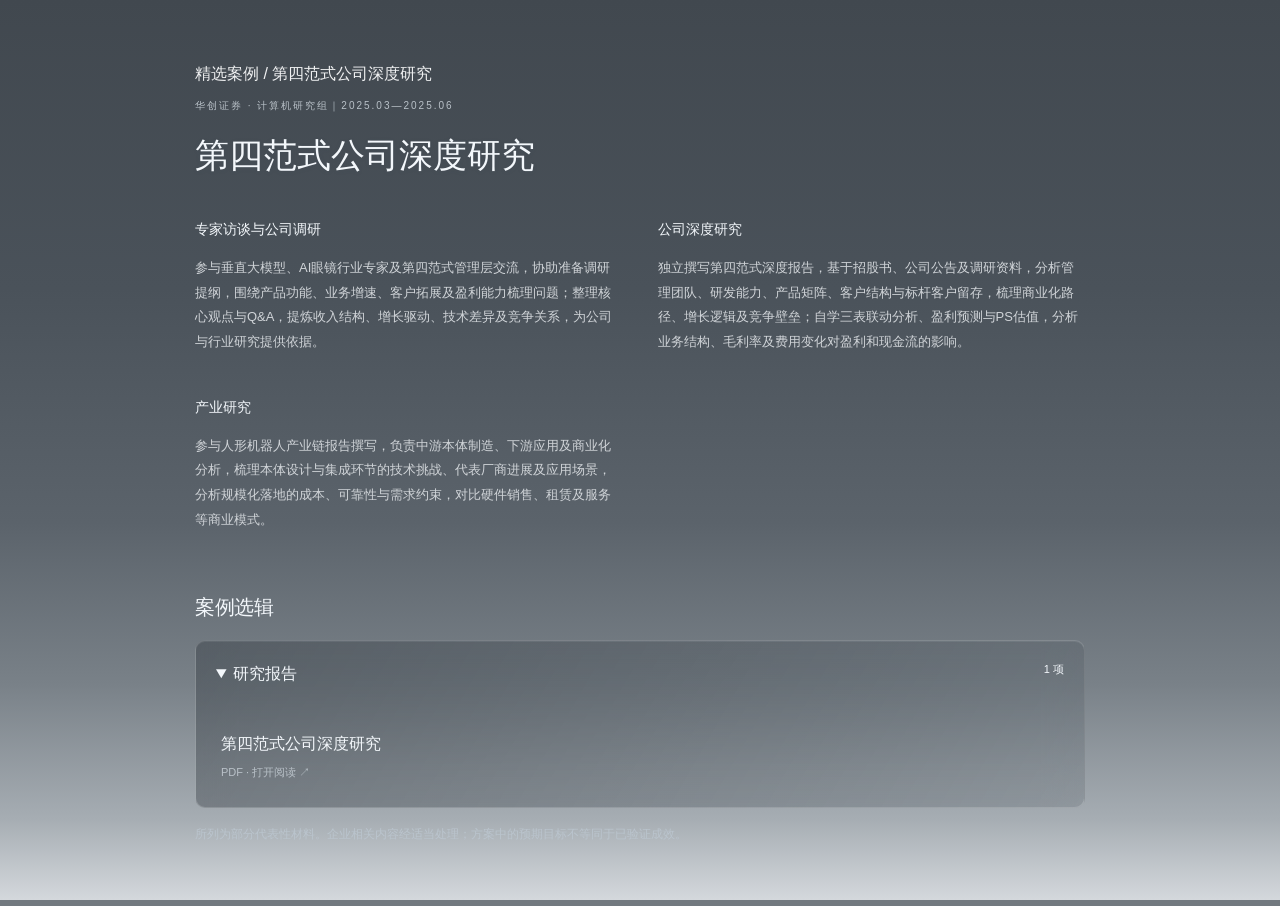
<file: works/1.html>
<!doctype html><html lang="zh-CN"><meta charset="utf-8"><meta name="viewport" content="width=device-width,initial-scale=1"><title>第四范式公司深度研究｜精选案例</title><style>*{box-sizing:border-box}html{scroll-behavior:smooth}body{margin:0;color:#292725;background:#e8dfd5;font-family:"PingFang SC","Microsoft YaHei",sans-serif;line-height:1.7}body:before{content:"";position:fixed;inset:0;z-index:-1;background:radial-gradient(ellipse at 85% 15%,#eee5de,transparent 60%),linear-gradient(155deg,#b8b7bb 0%,#ead1c5 43%,#e9dfc9 77%,#cbc6be)}a{color:inherit;text-decoration:none}button,input{font:inherit}button,a{ -webkit-tap-highlight-color:transparent}a:focus-visible,button:focus-visible,input:focus-visible{outline:3px solid #806c58;outline-offset:5px}.wrap{max-width:1160px;margin:auto;padding:0 30px}nav{position:sticky;top:18px;z-index:5;display:flex;align-items:center;justify-content:space-between;margin:24px auto 0;padding:14px 24px;border-radius:50px;background:#fff9ee99;border:1px solid #ffffff88;backdrop-filter:blur(22px)}.brand{font-weight:650;letter-spacing:2px}.navlinks{display:flex;gap:27px;font-size:13px}.hero{min-height:650px;display:grid;grid-template-columns:1.25fr 1fr;align-items:center;gap:75px;padding:65px 0 90px}.eyebrow{font-size:11px;letter-spacing:2px;color:#786a60;text-transform:uppercase}h1{font-size:clamp(40px,5.2vw,67px);font-weight:550;line-height:1.24;letter-spacing:-2px;margin:22px 0}h1 em{font-family:Georgia,serif;font-weight:400}p{color:#706961}.intro{max-width:470px;font-size:15px}.actions{display:flex;gap:12px;margin-top:30px;flex-wrap:wrap}.button{display:inline-block;padding:12px 22px;background:#302e2b;color:white;border:0;border-radius:30px;cursor:pointer;font-size:13px}.light{background:#fff8edaa;color:#3b3530}.portrait{height:430px;position:relative;border:12px solid #fff8ec66;border-radius:110px 110px 42px 42px;background:#a6a3a0;box-shadow:0 25px 65px #57483c20}.portrait img{width:100%;height:100%;object-fit:cover;object-position:center 22%;border-radius:98px 98px 30px 30px;filter:saturate(.7)}.note{position:absolute;bottom:20px;left:-35px;background:#f9f2e5db;backdrop-filter:blur(20px);padding:20px 25px;border:1px solid #fff8;border-radius:24px;box-shadow:0 15px 40px #76665c22;font-size:13px}.note strong{display:block;font-size:17px}.section{padding:65px 0;scroll-margin-top:110px}.sectionhead{display:flex;justify-content:space-between;align-items:end;gap:20px;margin-bottom:25px}h2{font-weight:500;font-size:34px;letter-spacing:-1px;margin:8px 0}.sectionhead p{font-size:13px;margin:0}.filters{display:flex;gap:8px;flex-wrap:wrap;margin:26px 0}.filters button{border:1px solid #fff8;background:#fff5e855;padding:9px 19px;border-radius:30px;color:#655d54;cursor:pointer;font-size:13px}.filters button.active{background:#35312d;color:white;border-color:#35312d}input{background:#fff6eb88;border:1px solid #fff9;border-radius:22px;padding:10px 16px;width:230px;font-size:13px}.grid{display:grid;grid-template-columns:repeat(2,1fr);gap:20px}.card{display:flex;flex-direction:column;min-height:300px;background:#fff9ed80;border:1px solid #fff9;border-radius:30px;padding:32px;transition:transform .25s,background .25s}.card:hover{transform:translateY(-5px);background:#fff9edb0}.card h3{font-size:23px;line-height:1.4;font-weight:550;margin:20px 0 10px}.card p{font-size:14px;max-width:440px}.card .foot{margin-top:auto;padding-top:20px;display:flex;justify-content:space-between;font-size:12px;color:#7a6c5e}.card .arrow{font-size:22px;line-height:1}.about{background:#fff8ec70;border:1px solid #fff9;border-radius:35px;padding:40px;display:grid;grid-template-columns:1fr 1fr;gap:50px}.about p{font-size:14px}footer{padding:40px 0;font-size:12px;color:#7a7067;display:flex;justify-content:space-between}.empty{padding:35px}dialog{border:1px solid #fff;border-radius:28px;background:#f3ede4;color:#292725;max-width:860px;width:calc(100% - 32px);max-height:88vh;padding:35px}dialog::backdrop{background:#28252277;backdrop-filter:blur(9px)}dialog h2{font-size:28px;padding-right:25px}dialog h3{font-size:16px;margin-top:26px}dialog p{font-size:14px}.close{position:absolute;right:20px;top:18px;border:0;background:#e3d9cd;border-radius:50%;width:34px;height:34px;cursor:pointer}iframe{width:100%;height:65vh;border:0;margin-top:22px;border-radius:12px}.detail{max-width:800px;padding:50px 30px;margin:auto}.detail h1{font-size:38px}.detail h2{font-size:20px;margin-top:35px}@media(max-width:700px){.wrap{padding:0 20px}nav{padding:12px 18px}.navlinks{gap:15px}.hero{grid-template-columns:1fr;gap:30px;padding:55px 0;min-height:0}.portrait{height:360px;width:80%;margin:0 auto}.note{left:-20px}.grid,.about{grid-template-columns:1fr}.section{padding:40px 0}.sectionhead{align-items:start;flex-direction:column}.sectionhead input{width:100%}.card{min-height:270px;padding:27px}.about{gap:15px;padding:28px}h2{font-size:29px}footer{gap:20px;flex-wrap:wrap}dialog{padding:25px}}@media(prefers-reduced-motion:reduce){html{scroll-behavior:auto}.card{transition:none}}
.reader{max-width:1180px;margin:auto;padding:45px 30px}.reader h1{font-size:34px;letter-spacing:0;line-height:1.4}.reader article{background:#fffaf2bd;border:1px solid #fff;border-radius:22px;padding:32px;margin-top:28px;overflow-wrap:anywhere}.reader article p{font-size:15px;color:#423d36;white-space:pre-wrap}.reader article h2{font-size:22px}.readnote{font-size:12px!important;color:#817467!important}.tablewrap{overflow-x:auto;margin:22px 0;border:1px solid #d6cbbf;border-radius:10px}table{border-collapse:collapse;min-width:700px;font-size:13px;background:#fffaf5}td{border:1px solid #ded5ca;padding:12px;min-width:150px;max-width:380px;vertical-align:top;white-space:normal;overflow-wrap:anywhere}tr:first-child{background:#e9dfd3;font-weight:600}.filelink{display:block;background:#fff9eaaa;border:1px solid white;border-radius:18px;padding:23px;margin:15px 0}.filelink strong{display:block;font-size:18px}.filelink span{font-size:12px;color:#796b5c}.filelink:hover{background:#fffaf0}@media(max-width:700px){.reader{padding:25px 16px}.reader h1{font-size:27px}.reader article{padding:18px}}@media print{body{background:white}.reader{padding:0}.reader .actions,.reader>a{display:none}.reader article{padding:0;border:0}.tablewrap{overflow:visible}table{min-width:0;font-size:8px}td{min-width:0;padding:4px}h1{font-size:25px!important}}</style><style>
:root{--ink:#e5ebf3;--muted:#a1adbd;--line:#c1d4ec22;--panel:#172330;--accent:#c1d8f1}body{background:#101923;color:var(--ink)}body:before{background:radial-gradient(ellipse at 85% 5%,#64718177,transparent 40%),radial-gradient(ellipse at 0 45%,#33465c55,transparent 55%),linear-gradient(125deg,#17222e,#101821 70%)}p{color:var(--muted)}.wrap{max-width:1240px;padding:0 50px}nav{background:#17212bd9;border-color:var(--line);border-radius:14px;padding:17px 23px;top:16px}.brand{letter-spacing:1px}.navlinks{color:#bac8d7}.eyebrow{color:#8da3ba;font-size:10px;letter-spacing:2px}.hero{grid-template-columns:1.5fr 1fr;gap:55px;padding:75px 0 80px;min-height:690px}h1{font-family:Georgia,'Times New Roman',serif;font-weight:400;font-size:clamp(43px,4.6vw,64px);line-height:1.12;letter-spacing:-2px;margin:22px 0;color:#f2f4f7}h1 em{color:#acc0d6;font-weight:400}.hero-thought{font-family:Georgia,serif;font-size:17px;line-height:1.6;color:#bec9d6;margin:28px 0}.intro{font-size:13px;line-height:1.9;max-width:540px}.intro-extra{display:inline-block;margin-top:9px;color:#a1b2c5}.portrait{height:470px;border:1px solid #c7d5e733;border-radius:160px 160px 18px 18px;box-shadow:0 30px 90px #05090d66;background:#58616c;transform:translateY(8px)}.portrait img{border-radius:160px 160px 18px 18px;filter:saturate(.55);object-position:center 20%}.note{left:-22px;bottom:22px;padding:18px 24px;background:linear-gradient(130deg,#8595a75c,#253446c9);border-color:#b9cde83b;border-radius:12px;color:#dce5f0;box-shadow:0 15px 40px #060e1733}.note .eyebrow{color:#c3d2e2;font-size:9px}.note strong{font-family:Georgia,serif;font-weight:400;font-size:25px}.note>span:last-child{font-size:11px;color:#b9c9d9}.button{background:linear-gradient(120deg,#d4dfeb,#a8bad0);color:#162332;border-radius:7px;padding:11px 17px;font-size:12px;box-shadow:inset 0 1px #fff7;transition:transform .2s,box-shadow .2s}.button:hover{transform:translateY(-2px);box-shadow:0 8px 24px #83a3c122}.button.light{background:#ffffff08;border:1px solid #b4c7df33;color:#c4d3e3;box-shadow:none}.section{padding:50px 0;border-top:1px solid var(--line)}h2{font-family:Georgia,'PingFang SC',serif;font-size:34px;letter-spacing:-.5px}.sectionhead p{max-width:650px;font-size:12px}input{background:#18232e;border:1px solid var(--line);color:#dce5f0;border-radius:7px}input::placeholder{color:#8292a4}.filterbar{display:flex;align-items:center;justify-content:space-between;gap:14px;flex-wrap:wrap;margin:26px 0}.filters,.formats{display:flex;gap:5px;margin:0;flex-wrap:wrap}.filters button,.formats button{border:1px solid transparent;border-radius:5px;background:transparent;color:#93a3b6;padding:7px 11px;cursor:pointer;font-size:12px}.filters button.active,.formats button.active{background:#c2d5eb17;color:#e0ebf7;border-color:#c2d5eb24}.formats{border-left:1px solid var(--line);padding-left:13px}.grid{display:grid;grid-template-columns:repeat(2,minmax(0,1fr));gap:0 35px}.card{position:relative;min-height:0;border:0;border-bottom:1px solid var(--line);border-radius:0;background:transparent;padding:26px 6px 22px;transition:background .3s,transform .3s;overflow:hidden}.card:before{content:"";height:1px;position:absolute;bottom:0;left:0;width:0;background:#b2cee9;transition:width .4s}.card:hover{background:#b1cbe908;transform:translateY(-2px)}.card:hover:before{width:100%}.card h3{font-weight:500;font-size:19px;line-height:1.5;letter-spacing:0;margin:12px 0 8px;color:#e0e8f1}.card p{font-size:12px;line-height:1.8;margin:0;max-width:470px;color:#96a8bb}.card .foot{font-size:10px;color:#8298af;padding-top:17px}.card .arrow{color:#b7cbe1;transition:transform .3s}.card:hover .arrow{transform:translate(3px,-3px)}.about{background:transparent;border:0;padding:0;gap:80px;border-radius:0}.about h3{font-size:14px;font-weight:500}.about p{font-size:13px}.about h2{font-size:36px}footer{color:#75889d;border-top:1px solid var(--line);font-size:10px}.detail{max-width:950px;padding-top:60px}.detail h1{font-family:'PingFang SC',sans-serif;font-size:34px;letter-spacing:0}.filelink{border:0;border-bottom:1px solid var(--line);border-radius:0;background:transparent;padding:23px 5px;margin:0;transition:background .3s}.filelink:hover{background:#d1e2f30a}.filelink strong{font-size:16px;font-weight:500}.filelink span{color:#91a7be;font-size:11px}.readnote{color:#8496aa!important}dialog{background:#172330;border:1px solid #a7bddb44;color:#e2eaf3;border-radius:14px}dialog p{color:#b2c0d0}.close{background:#2e4053;color:#d8e3ee}.hero>div:first-child{animation:rise .9s both}.portrait{animation:rise 1.2s both}.section{animation:rise .8s both}.reveal{opacity:0;transform:translateY(20px);transition:opacity .7s,transform .7s}.reveal.in-view{opacity:1;transform:translateY(0)}@keyframes rise{from{opacity:0;transform:translateY(18px)}to{opacity:1;transform:translateY(0)}}@media(max-width:760px){.wrap{padding:0 22px}.hero{grid-template-columns:1fr;gap:35px;padding:50px 0}.hero h1{font-size:46px}.hero-thought{font-size:16px}.portrait{height:390px;width:80%;max-width:360px}.grid{grid-template-columns:1fr}.about{grid-template-columns:1fr;gap:25px}.formats{border-left:0;padding-left:0}.sectionhead{gap:20px}.card{padding:22px 0}.note{left:-18px}.filterbar{gap:12px}.detail{padding:35px 22px}.detail h1{font-size:28px}h2{font-size:29px}}@media(prefers-reduced-motion:reduce){*{animation:none!important;transition:none!important}.reveal{opacity:1;transform:none}html{scroll-behavior:auto}}
.folder{margin:16px 0;border:1px solid #c1d4ec22;border-radius:10px;padding:0 20px}.folder summary{cursor:pointer;padding:19px 0;font-size:16px;font-weight:500}.folder summary span{float:right;font-size:11px;color:#899db2}.folder .filelink:last-child{border-bottom:0}.work-description{margin:30px 0 45px;display:grid;grid-template-columns:1fr 1fr;gap:14px 35px}.worknote h3{font-size:14px;font-weight:500;color:#d4e0ed}.worknote p{font-size:13px;line-height:1.9;margin-top:8px}.project-main{display:block}.secondary-link{font-size:11px;color:#c1d7ed;border-bottom:1px solid #8aadc155}.folder-number{font-size:10px;color:#809bb7;margin-right:12px}.group-heading{grid-column:1/-1;margin:28px 0 0;font-size:12px;color:#859fb8;letter-spacing:2px}.portrait img{object-position:center 20%}@media(max-width:700px){.work-description{grid-template-columns:1fr;gap:8px}.folder{padding:0 14px}.folder summary{font-size:14px}.folder summary span{float:none;display:block;margin-left:18px}}.pathway{display:flex;gap:10px;margin:30px 0}.step{flex:1;border:1px solid #c1d4ec22;border-radius:10px;padding:16px;background:#14202c}.step>span{font-size:10px;color:#7f96af;display:block;margin-bottom:6px}.step strong{font-size:13px;font-weight:500}.step p{font-size:11px;margin:6px 0 0}.step.destination{background:linear-gradient(125deg,#48637f55,#23394e);border-color:#a8c5e36b}.core-folder{background:linear-gradient(120deg,#354e6666,#192733);border-color:#abc7e566;box-shadow:0 15px 35px #080f1822}.core-folder summary small{display:block;color:#bcd5ef;letter-spacing:2px;font-size:10px;margin-bottom:10px}.file-description{font-size:12px;line-height:1.8;color:#9caec1;margin:8px 0}.paper-summaries{display:grid;gap:16px;margin-top:18px}.paper-summary{border-left:2px solid #8cabc459;padding-left:14px;display:block}.paper-summary>span{font-size:10px;color:#8da6be}.paper-summary strong{display:block;font-weight:500;font-size:14px;margin:6px 0}.paper-summary p{font-size:11px}.card:has(.paper-summaries){grid-column:1/-1}.card:has(.paper-summaries) .paper-summaries{grid-template-columns:1fr 1fr}@media(max-width:700px){.pathway{flex-direction:column}.card:has(.paper-summaries) .paper-summaries{grid-template-columns:1fr}}
/* Cool translucent finish, with contrast retained for reading. */
body{background:#26394b}body:before{background:radial-gradient(ellipse at 85% 3%,#a8c6de42,transparent 44%),radial-gradient(ellipse at 8% 42%,#749fbd25,transparent 52%),linear-gradient(128deg,#354b60 0%,#21364a 42%,#182b3b 78%,#304657 100%)}nav{background:linear-gradient(120deg,#c9e2f018,#c9dff008);border-color:#d5eafa30;box-shadow:inset 0 1px 0 #e9f6ff20,0 8px 35px #0a18231c;backdrop-filter:blur(26px) saturate(120%)}.portrait{border-color:#d6ebff55;box-shadow:0 28px 70px #09182740,0 0 55px #b6ddff10}.note{background:linear-gradient(135deg,#c5dcea52,#54718c66);border-color:#e0f1ff5c;backdrop-filter:blur(24px)}.folder{background:linear-gradient(120deg,#cee6fa08,#a4c7e403);border-color:#cde7ff30}.core-folder{background:linear-gradient(115deg,#aacbe833,#6f99bd17);border-color:#c4e3ff70;box-shadow:inset 0 1px #ffffff16,0 15px 35px #0a17251c}.card:hover{background:#d5ecff0a}.step{background:#d1e7fc08}.step.destination{background:linear-gradient(120deg,#9bc9ec30,#5583a823)}input{background:#d5e9ff0b;border-color:#cee6ff30}.filters button.active,.formats button.active{background:#cde7ff20;border-color:#d1e9ff38}.card p,.intro,.worknote p{color:#b7c7d7}.file-description{color:#b3c5d6}

/* Frosted glass: pale blue-gray, diffused light and translucent surfaces. */
:root{--ink:#243b4f;--muted:#50687d;--line:#ffffff70;--accent:#416582}body{background:#b7c6d1;color:var(--ink)}body:before{background:radial-gradient(ellipse at 13% 15%,#f0f6faad 0%,transparent 50%),radial-gradient(ellipse at 95% 46%,#dce9f299,transparent 48%),linear-gradient(145deg,#8ca2b3 0%,#b7c7d3 35%,#cbd7df 70%,#9bb3c6 100%)}.wrap{max-width:1260px}nav{background:linear-gradient(115deg,#ffffff38,#edf4fa20);border:1px solid #ffffff66;box-shadow:inset 0 1px #ffffff77,0 12px 35px #3b526517;backdrop-filter:blur(30px) saturate(115%);border-radius:20px}.navlinks{color:#314c62}.brand{color:#253e52}.hero{position:relative;isolation:isolate;grid-template-columns:1.5fr 1fr;padding:80px 0 100px;overflow:visible}.hero>div:not(.ambient-orb){position:relative;z-index:1}.hero>div:first-child{animation:none}.eyebrow{color:#516e86}h1{color:#253f55;text-shadow:0 1px #ffffff44}.hero h1 em{color:#52758f}.hero-thought{color:#36556e}.intro,.intro-extra,.card p,.worknote p{color:#435f75}.ambient-orb{position:absolute!important;z-index:-1!important;pointer-events:none;border-radius:50%;filter:blur(25px);animation:ambientDrift 19s ease-in-out infinite alternate}.orb-one{width:390px;height:390px;left:-100px;top:80px;background:radial-gradient(circle,#f7fbff6b,#e4f1fa06 68%)}.orb-two{width:440px;height:440px;right:-15px;top:240px;background:radial-gradient(circle,#789fbe33,#8eabc200 70%);animation-delay:-8s}.portrait{border:1px solid #ffffff88;background:#b2c1ce;border-radius:120px 120px 24px 24px;box-shadow:0 26px 65px #3c526525,inset 0 1px #fff8;padding:8px}.portrait img{border-radius:112px 112px 18px 18px;filter:saturate(.8)}.note{left:-32px;bottom:22px;background:linear-gradient(130deg,#f5f9fd88,#dae7f057);border:1px solid #ffffffa1;box-shadow:inset 0 1px #ffffff99,0 15px 36px #405a7020;backdrop-filter:blur(25px);color:#29485f}.note .eyebrow{color:#577187}.note>span:last-child{color:#4d687f}.button{background:linear-gradient(115deg,#fafcffe0,#e5eff8a8);border:1px solid #ffffffa3;color:#2a4a64;border-radius:12px;box-shadow:inset 0 1px #fff,0 6px 20px #3f5a7410}.button.light{background:#ffffff30;color:#37556d;border:1px solid #ffffff77}.button:hover{box-shadow:0 9px 25px #3b5e7821}.section{border-color:#ffffff5a}.sectionhead p,p{color:#4c667b}.filterbar{background:#eef5fb29;padding:12px;border:1px solid #ffffff55;border-radius:16px;backdrop-filter:blur(14px)}.filters button,.formats button{color:#466279;border-radius:8px}.filters button.active,.formats button.active{background:#ffffff9c;color:#263f54;border-color:#ffffffa6;box-shadow:0 3px 10px #3a526512}.formats{border-color:#ffffff77}input{background:#f4f9fe55;border:1px solid #ffffff77;color:#2a485e;border-radius:12px}input::placeholder{color:#607a8f}.grid{gap:0 26px}.card{border-bottom-color:#ffffff70;padding:24px 12px}.card:hover{background:#ffffff20}.card:before{background:#eff9ff}.card h3{color:#243f54}.card .foot,.card .arrow{color:#4c6f8b}.group-heading,.folder-number{color:#56768f}.secondary-link{color:#2d5879;border-color:#668ba655}.about h3,.about h2{color:#29485e}.about p{color:#476278}footer{border-color:#ffffff77;color:#547087}.folder{background:linear-gradient(120deg,#ffffff38,#f4f9fe16);border:1px solid #ffffff77;box-shadow:inset 0 1px #ffffff55;backdrop-filter:blur(18px)}.folder summary span{color:#54748c}.core-folder{background:linear-gradient(120deg,#f4fbff7d,#d6e8f34d);border:1px solid #ffffffb5;box-shadow:inset 0 1px #fff,0 12px 30px #4b6a811c}.core-folder summary small{color:#406581}.filelink{border-bottom-color:#ffffff66}.filelink:hover{background:#ffffff26}.filelink span,.file-description{color:#4d6c84}.readnote{color:#58758d!important}.step{background:#ffffff23;border-color:#ffffff66}.step strong,.worknote h3{color:#294b64}.step p{color:#4f6c82}.step>span{color:#62819b}.step.destination{background:linear-gradient(130deg,#f4faff77,#d9edf559);border-color:#ffffff99}.paper-summary{border-left-color:#7398b370}.paper-summary>span{color:#506f87}.paper-summary strong{color:#25455d}.paper-summary p{color:#47657c}dialog{background:#d8e5eeed;color:#28465e;border-color:#ffffffb0;backdrop-filter:blur(30px)}dialog p{color:#456378}.close{background:#f5faff99;color:#35566e}.hero-status{position:absolute!important;left:0;right:0;bottom:26px;display:flex;justify-content:space-between;align-items:center;font-size:10px;letter-spacing:1px;color:#45677f}.hero-status>span{padding:9px 13px;border:1px solid #ffffff66;border-radius:24px;background:#eff8ff2e;animation:statusFloat 8s ease-in-out infinite}.hero-status i{display:inline-block;width:5px;height:5px;background:#6d9b94;border-radius:50%;margin-right:8px}.hero-status button{border:1px solid #ffffff66;color:#486b84;background:#f3faff30;padding:8px 12px;border-radius:20px;font-size:11px;cursor:pointer}.particle-heading{position:relative}.particle-heading>span,.particle-heading>em{display:block}.particle-heading canvas{position:absolute;inset:0;pointer-events:none;width:100%;height:100%}.particle-heading.ready>span,.particle-heading.ready>em{opacity:0}.particle-heading.ready{text-shadow:none}@keyframes ambientDrift{to{transform:translate(25px,-22px) scale(1.08)}}@keyframes statusFloat{50%{transform:translateY(-4px)}}@media(max-width:760px){.hero{grid-template-columns:1fr;padding:55px 0 95px;overflow:hidden}.hero h1{font-size:clamp(29px,8.7vw,43px);letter-spacing:-1.2px}.portrait{border-radius:100px 100px 22px 22px}.portrait img{border-radius:92px 92px 16px 16px}.note{left:-12px}.hero-status{bottom:25px}.filterbar{padding:10px}.ambient-orb{width:280px;height:280px}.hero-status{font-size:9px}.card{padding-left:4px;padding-right:4px}}@media(prefers-reduced-motion:reduce){.ambient-orb,.hero-status>span{animation:none}.particle-heading canvas{display:none}.particle-heading.ready>span,.particle-heading.ready>em{opacity:1}}
/* Reference correction: white typography on smoky blue glass. */
:root{--ink:#f5f8fb;--muted:#e0e8ef;--line:#ffffff32;--accent:#edf6ff}body{background:#718695;color:#f4f7fa}body:before{background:radial-gradient(ellipse at 12% 45%,#a5bacb20,transparent 55%),radial-gradient(ellipse at 90% 15%,#c9dce823,transparent 50%),linear-gradient(165deg,#4f6679 0%,#6b8090 42%,#8397a5 78%,#718a9b 100%)}nav{background:linear-gradient(120deg,#dceaf013,#eaf4fb09);border-color:#e9f5ff3b;box-shadow:inset 0 1px #ffffff2a,0 12px 30px #253d5012}.brand,.navlinks,h1,.hero h1 em,.hero-thought,.intro,.intro-extra,.eyebrow,.sectionhead p,.card h3,.card p,.card .foot,.card .arrow,.about h3,.about h2,.about p,h2,h3,p,footer,.group-heading,.folder-number,.secondary-link,.worknote h3,.worknote p,.filelink,.filelink span,.file-description,.folder summary,.folder summary span,.paper-summary>span,.paper-summary strong,.paper-summary p,.step>span,.step strong,.step p,.hero-status,.hero-status button{color:#f3f7fb}.eyebrow,.group-heading,.folder-number,.card .foot,.filelink span,footer,.paper-summary>span{color:#dce7ef}.intro,.intro-extra,.card p,.worknote p,.file-description,.about p{color:#e4edf4}.hero h1 em{color:#e6f0f8}h1{text-shadow:0 1px 5px #304b5c18}.note{background:linear-gradient(120deg,#eaf6ff35,#dceaf024);border-color:#ffffff65;box-shadow:inset 0 1px #ffffff55,0 14px 35px #314b6025;color:#fff}.note .eyebrow,.note strong,.note>span:last-child{color:#f5faff}.portrait{border-color:#ffffff65;background:#dce9f01a}.button{background:linear-gradient(115deg,#f7fcffbc,#e6f1f7a3);color:#344f62;border-color:#ffffff99;box-shadow:inset 0 1px #ffffffbb,0 5px 20px #26445912}.button.light{background:#eaf4fc18;color:#f5faff;border-color:#ffffff50}.filterbar{background:#deedf51c;border-color:#ffffff37}.filters button,.formats button{color:#eff6fc}.filters button.active,.formats button.active{background:#f3faff40;border-color:#ffffff73;color:#fff;box-shadow:inset 0 1px #ffffff22}input{background:#e6f1fa20;color:#fff;border-color:#ffffff50}input::placeholder{color:#e0eaf2}.card{border-bottom-color:#ffffff35}.card:hover{background:#edf7ff13}.folder{background:linear-gradient(120deg,#e8f3fa20,#e8f3fa10);border-color:#ffffff40}.core-folder{background:linear-gradient(120deg,#f4fbff35,#dfedf523);border-color:#ffffff77;box-shadow:inset 0 1px #ffffff66,0 12px 35px #314d6218}.core-folder summary small{color:#f5faff}.step{background:#dcecf319;border-color:#ffffff33}.step.destination{background:linear-gradient(120deg,#edf7ff38,#d6e9f526);border-color:#ffffff70}.readnote{color:#e1ebf2!important}.paper-summary{border-color:#e4f3ff75}.filelink:hover{background:#ffffff15}.section,footer{border-color:#ffffff3d}dialog{background:#627d91ed;color:#f8fbff;border-color:#ffffff70}dialog p{color:#e6eff6}.close{background:#e9f6ff33;color:#fff}.hero-status>span,.hero-status button{background:#e8f4ff1a;border-color:#ffffff40}.ambient-orb{opacity:.45}.hero-status i{background:#c2eadf}
/* Graphite-led palette: neutral depth with a restrained cool undertone. */
:root{--ink:#f0f1f2;--muted:#d0d3d6;--line:#ffffff26;--accent:#dce0e3}body{background:#4c5156;color:#f0f1f2}body:before{background:radial-gradient(ellipse at 90% 14%,#b9bfc51a,transparent 45%),radial-gradient(ellipse at 8% 50%,#c2c7cc0d,transparent 52%),linear-gradient(162deg,#30353b 0%,#43494f 35%,#62696f 74%,#4a5158 100%)}nav{background:linear-gradient(120deg,#262b32b0,#363c428f);border-color:#ffffff24;box-shadow:inset 0 1px #ffffff16,0 10px 35px #12171c20}.ambient-orb{opacity:.16;filter:blur(40px)}.orb-one{background:radial-gradient(circle,#ebedef44,#d5d9de00 68%)}.orb-two{background:radial-gradient(circle,#b9c0c71f,#b9c0c700 70%)}.hero h1,.hero h1 em{color:#f2f3f4}.hero-thought{color:#e1e3e5}.intro,.intro-extra,.card p,.worknote p,.about p,.file-description{color:#d0d4d8}.eyebrow,.group-heading,.folder-number,.card .foot,.filelink span,.paper-summary>span,footer{color:#b9c1c8}.portrait{background:#9a9fa41c;border-color:#ffffff36;box-shadow:0 26px 60px #11182045,inset 0 1px #ffffff26}.note{background:linear-gradient(130deg,#d8dce04d,#7f88934d);border-color:#ffffff4f;box-shadow:inset 0 1px #ffffff26,0 14px 34px #161d2726}.note .eyebrow,.note>span:last-child{color:#e1e4e7}.button{background:linear-gradient(120deg,#f0f2f4d6,#ccd1d5bf);border-color:#ffffff7a;color:#2c343b;box-shadow:inset 0 1px #ffffff99,0 5px 18px #18212b20}.button.light{background:#e5e8ec10;color:#e9ecef;border-color:#ffffff36}.filterbar{background:#282e3587;border-color:#ffffff24;box-shadow:inset 0 1px #ffffff12}.filters button,.formats button{color:#c8cfd5}.filters button.active,.formats button.active{background:#dde2e529;color:#f3f5f7;border-color:#ffffff43}.formats{border-color:#ffffff26}input{background:#242b3370;border-color:#ffffff2f;color:#f3f5f7}input::placeholder{color:#b6c0c9}.card{border-bottom-color:#ffffff28}.card:hover{background:#e8edf40b}.card:before{background:#d7dce2}.card .arrow,.secondary-link{color:#d5dce3}.secondary-link{border-color:#b9c4d24a}.folder{background:linear-gradient(120deg,#282f365e,#3e48502b);border-color:#ffffff2e;box-shadow:inset 0 1px #ffffff12}.core-folder{background:linear-gradient(120deg,#242c35c4,#36424dc2);border-color:#e1e7ee62;box-shadow:inset 0 1px #ffffff22,0 15px 36px #1119232b}.core-folder summary small{color:#dbe2e8}.step{background:#252d354d;border-color:#ffffff26}.step.destination{background:linear-gradient(125deg,#2e3945cf,#36414bbf);border-color:#d2dce560}.step>span{color:#b4c0cc}.step p,.paper-summary p{color:#cbd2d9}.paper-summary{border-color:#c1cad260}.filelink:hover{background:#e9eef410}.readnote{color:#bac4cd!important}.hero-status,.hero-status button{color:#d1d8de}.hero-status>span,.hero-status button{background:#c8d0d910;border-color:#ffffff2b}.hero-status i{background:#bbc9c6}.section,footer{border-color:#ffffff26}dialog{background:#38424bed;color:#f2f4f6;border-color:#ffffff4a}dialog p{color:#d0d8df}.close{background:#cbd5df24;color:#f0f4f7}
/* Smoky graphite: extended dark upper field, light concentrated at the bottom. */
body{background:#72797f}body:before{background:linear-gradient(180deg,#41484f 0%,#4a525a 32%,#5b636b 58%,#798188 76%,#a6adb3 91%,#d4d8dc 100%)}.ambient-orb{opacity:0}
</style><main class="detail"><a href="../index.html#works">精选案例 / 第四范式公司深度研究</a><p class="eyebrow">华创证券 · 计算机研究组｜2025.03—2025.06</p><h1>第四范式公司深度研究</h1><div class="work-description"><section class="worknote"><h3>专家访谈与公司调研</h3><p>参与垂直大模型、AI眼镜行业专家及第四范式管理层交流，协助准备调研提纲，围绕产品功能、业务增速、客户拓展及盈利能力梳理问题；整理核心观点与Q&amp;A，提炼收入结构、增长驱动、技术差异及竞争关系，为公司与行业研究提供依据。</p></section><section class="worknote"><h3>公司深度研究</h3><p>独立撰写第四范式深度报告，基于招股书、公司公告及调研资料，分析管理团队、研发能力、产品矩阵、客户结构与标杆客户留存，梳理商业化路径、增长逻辑及竞争壁垒；自学三表联动分析、盈利预测与PS估值，分析业务结构、毛利率及费用变化对盈利和现金流的影响。</p></section><section class="worknote"><h3>产业研究</h3><p>参与人形机器人产业链报告撰写，负责中游本体制造、下游应用及商业化分析，梳理本体设计与集成环节的技术挑战、代表厂商进展及应用场景，分析规模化落地的成本、可靠性与需求约束，对比硬件销售、租赁及服务等商业模式。</p></section></div><h2>案例选辑</h2><details class="folder" open><summary>研究报告<span>1 项</span></summary><a class="filelink" href="https://new1debaidong-eng.github.io/xinyi-portfolio/assets/paradigm.pdf"><strong>第四范式公司深度研究</strong><span>PDF · 打开阅读 ↗</span></a></details><p class="readnote">所列为部分代表性材料。企业相关内容经适当处理；方案中的预期目标不等同于已验证成效。</p></main></html>
</file>
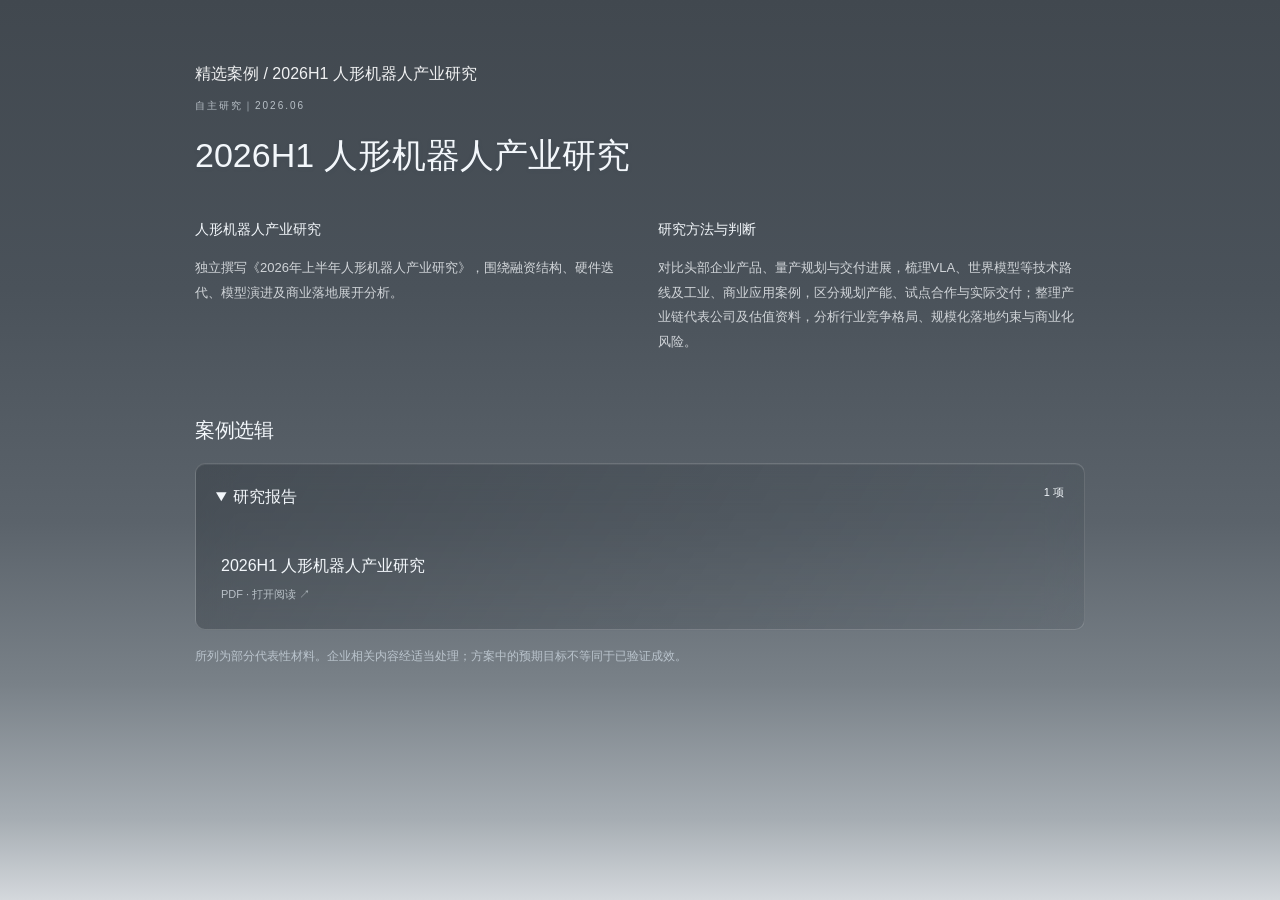
<file: works/2.html>
<!doctype html><html lang="zh-CN"><meta charset="utf-8"><meta name="viewport" content="width=device-width,initial-scale=1"><title>2026H1 人形机器人产业研究｜精选案例</title><style>*{box-sizing:border-box}html{scroll-behavior:smooth}body{margin:0;color:#292725;background:#e8dfd5;font-family:"PingFang SC","Microsoft YaHei",sans-serif;line-height:1.7}body:before{content:"";position:fixed;inset:0;z-index:-1;background:radial-gradient(ellipse at 85% 15%,#eee5de,transparent 60%),linear-gradient(155deg,#b8b7bb 0%,#ead1c5 43%,#e9dfc9 77%,#cbc6be)}a{color:inherit;text-decoration:none}button,input{font:inherit}button,a{ -webkit-tap-highlight-color:transparent}a:focus-visible,button:focus-visible,input:focus-visible{outline:3px solid #806c58;outline-offset:5px}.wrap{max-width:1160px;margin:auto;padding:0 30px}nav{position:sticky;top:18px;z-index:5;display:flex;align-items:center;justify-content:space-between;margin:24px auto 0;padding:14px 24px;border-radius:50px;background:#fff9ee99;border:1px solid #ffffff88;backdrop-filter:blur(22px)}.brand{font-weight:650;letter-spacing:2px}.navlinks{display:flex;gap:27px;font-size:13px}.hero{min-height:650px;display:grid;grid-template-columns:1.25fr 1fr;align-items:center;gap:75px;padding:65px 0 90px}.eyebrow{font-size:11px;letter-spacing:2px;color:#786a60;text-transform:uppercase}h1{font-size:clamp(40px,5.2vw,67px);font-weight:550;line-height:1.24;letter-spacing:-2px;margin:22px 0}h1 em{font-family:Georgia,serif;font-weight:400}p{color:#706961}.intro{max-width:470px;font-size:15px}.actions{display:flex;gap:12px;margin-top:30px;flex-wrap:wrap}.button{display:inline-block;padding:12px 22px;background:#302e2b;color:white;border:0;border-radius:30px;cursor:pointer;font-size:13px}.light{background:#fff8edaa;color:#3b3530}.portrait{height:430px;position:relative;border:12px solid #fff8ec66;border-radius:110px 110px 42px 42px;background:#a6a3a0;box-shadow:0 25px 65px #57483c20}.portrait img{width:100%;height:100%;object-fit:cover;object-position:center 22%;border-radius:98px 98px 30px 30px;filter:saturate(.7)}.note{position:absolute;bottom:20px;left:-35px;background:#f9f2e5db;backdrop-filter:blur(20px);padding:20px 25px;border:1px solid #fff8;border-radius:24px;box-shadow:0 15px 40px #76665c22;font-size:13px}.note strong{display:block;font-size:17px}.section{padding:65px 0;scroll-margin-top:110px}.sectionhead{display:flex;justify-content:space-between;align-items:end;gap:20px;margin-bottom:25px}h2{font-weight:500;font-size:34px;letter-spacing:-1px;margin:8px 0}.sectionhead p{font-size:13px;margin:0}.filters{display:flex;gap:8px;flex-wrap:wrap;margin:26px 0}.filters button{border:1px solid #fff8;background:#fff5e855;padding:9px 19px;border-radius:30px;color:#655d54;cursor:pointer;font-size:13px}.filters button.active{background:#35312d;color:white;border-color:#35312d}input{background:#fff6eb88;border:1px solid #fff9;border-radius:22px;padding:10px 16px;width:230px;font-size:13px}.grid{display:grid;grid-template-columns:repeat(2,1fr);gap:20px}.card{display:flex;flex-direction:column;min-height:300px;background:#fff9ed80;border:1px solid #fff9;border-radius:30px;padding:32px;transition:transform .25s,background .25s}.card:hover{transform:translateY(-5px);background:#fff9edb0}.card h3{font-size:23px;line-height:1.4;font-weight:550;margin:20px 0 10px}.card p{font-size:14px;max-width:440px}.card .foot{margin-top:auto;padding-top:20px;display:flex;justify-content:space-between;font-size:12px;color:#7a6c5e}.card .arrow{font-size:22px;line-height:1}.about{background:#fff8ec70;border:1px solid #fff9;border-radius:35px;padding:40px;display:grid;grid-template-columns:1fr 1fr;gap:50px}.about p{font-size:14px}footer{padding:40px 0;font-size:12px;color:#7a7067;display:flex;justify-content:space-between}.empty{padding:35px}dialog{border:1px solid #fff;border-radius:28px;background:#f3ede4;color:#292725;max-width:860px;width:calc(100% - 32px);max-height:88vh;padding:35px}dialog::backdrop{background:#28252277;backdrop-filter:blur(9px)}dialog h2{font-size:28px;padding-right:25px}dialog h3{font-size:16px;margin-top:26px}dialog p{font-size:14px}.close{position:absolute;right:20px;top:18px;border:0;background:#e3d9cd;border-radius:50%;width:34px;height:34px;cursor:pointer}iframe{width:100%;height:65vh;border:0;margin-top:22px;border-radius:12px}.detail{max-width:800px;padding:50px 30px;margin:auto}.detail h1{font-size:38px}.detail h2{font-size:20px;margin-top:35px}@media(max-width:700px){.wrap{padding:0 20px}nav{padding:12px 18px}.navlinks{gap:15px}.hero{grid-template-columns:1fr;gap:30px;padding:55px 0;min-height:0}.portrait{height:360px;width:80%;margin:0 auto}.note{left:-20px}.grid,.about{grid-template-columns:1fr}.section{padding:40px 0}.sectionhead{align-items:start;flex-direction:column}.sectionhead input{width:100%}.card{min-height:270px;padding:27px}.about{gap:15px;padding:28px}h2{font-size:29px}footer{gap:20px;flex-wrap:wrap}dialog{padding:25px}}@media(prefers-reduced-motion:reduce){html{scroll-behavior:auto}.card{transition:none}}
.reader{max-width:1180px;margin:auto;padding:45px 30px}.reader h1{font-size:34px;letter-spacing:0;line-height:1.4}.reader article{background:#fffaf2bd;border:1px solid #fff;border-radius:22px;padding:32px;margin-top:28px;overflow-wrap:anywhere}.reader article p{font-size:15px;color:#423d36;white-space:pre-wrap}.reader article h2{font-size:22px}.readnote{font-size:12px!important;color:#817467!important}.tablewrap{overflow-x:auto;margin:22px 0;border:1px solid #d6cbbf;border-radius:10px}table{border-collapse:collapse;min-width:700px;font-size:13px;background:#fffaf5}td{border:1px solid #ded5ca;padding:12px;min-width:150px;max-width:380px;vertical-align:top;white-space:normal;overflow-wrap:anywhere}tr:first-child{background:#e9dfd3;font-weight:600}.filelink{display:block;background:#fff9eaaa;border:1px solid white;border-radius:18px;padding:23px;margin:15px 0}.filelink strong{display:block;font-size:18px}.filelink span{font-size:12px;color:#796b5c}.filelink:hover{background:#fffaf0}@media(max-width:700px){.reader{padding:25px 16px}.reader h1{font-size:27px}.reader article{padding:18px}}@media print{body{background:white}.reader{padding:0}.reader .actions,.reader>a{display:none}.reader article{padding:0;border:0}.tablewrap{overflow:visible}table{min-width:0;font-size:8px}td{min-width:0;padding:4px}h1{font-size:25px!important}}</style><style>
:root{--ink:#e5ebf3;--muted:#a1adbd;--line:#c1d4ec22;--panel:#172330;--accent:#c1d8f1}body{background:#101923;color:var(--ink)}body:before{background:radial-gradient(ellipse at 85% 5%,#64718177,transparent 40%),radial-gradient(ellipse at 0 45%,#33465c55,transparent 55%),linear-gradient(125deg,#17222e,#101821 70%)}p{color:var(--muted)}.wrap{max-width:1240px;padding:0 50px}nav{background:#17212bd9;border-color:var(--line);border-radius:14px;padding:17px 23px;top:16px}.brand{letter-spacing:1px}.navlinks{color:#bac8d7}.eyebrow{color:#8da3ba;font-size:10px;letter-spacing:2px}.hero{grid-template-columns:1.5fr 1fr;gap:55px;padding:75px 0 80px;min-height:690px}h1{font-family:Georgia,'Times New Roman',serif;font-weight:400;font-size:clamp(43px,4.6vw,64px);line-height:1.12;letter-spacing:-2px;margin:22px 0;color:#f2f4f7}h1 em{color:#acc0d6;font-weight:400}.hero-thought{font-family:Georgia,serif;font-size:17px;line-height:1.6;color:#bec9d6;margin:28px 0}.intro{font-size:13px;line-height:1.9;max-width:540px}.intro-extra{display:inline-block;margin-top:9px;color:#a1b2c5}.portrait{height:470px;border:1px solid #c7d5e733;border-radius:160px 160px 18px 18px;box-shadow:0 30px 90px #05090d66;background:#58616c;transform:translateY(8px)}.portrait img{border-radius:160px 160px 18px 18px;filter:saturate(.55);object-position:center 20%}.note{left:-22px;bottom:22px;padding:18px 24px;background:linear-gradient(130deg,#8595a75c,#253446c9);border-color:#b9cde83b;border-radius:12px;color:#dce5f0;box-shadow:0 15px 40px #060e1733}.note .eyebrow{color:#c3d2e2;font-size:9px}.note strong{font-family:Georgia,serif;font-weight:400;font-size:25px}.note>span:last-child{font-size:11px;color:#b9c9d9}.button{background:linear-gradient(120deg,#d4dfeb,#a8bad0);color:#162332;border-radius:7px;padding:11px 17px;font-size:12px;box-shadow:inset 0 1px #fff7;transition:transform .2s,box-shadow .2s}.button:hover{transform:translateY(-2px);box-shadow:0 8px 24px #83a3c122}.button.light{background:#ffffff08;border:1px solid #b4c7df33;color:#c4d3e3;box-shadow:none}.section{padding:50px 0;border-top:1px solid var(--line)}h2{font-family:Georgia,'PingFang SC',serif;font-size:34px;letter-spacing:-.5px}.sectionhead p{max-width:650px;font-size:12px}input{background:#18232e;border:1px solid var(--line);color:#dce5f0;border-radius:7px}input::placeholder{color:#8292a4}.filterbar{display:flex;align-items:center;justify-content:space-between;gap:14px;flex-wrap:wrap;margin:26px 0}.filters,.formats{display:flex;gap:5px;margin:0;flex-wrap:wrap}.filters button,.formats button{border:1px solid transparent;border-radius:5px;background:transparent;color:#93a3b6;padding:7px 11px;cursor:pointer;font-size:12px}.filters button.active,.formats button.active{background:#c2d5eb17;color:#e0ebf7;border-color:#c2d5eb24}.formats{border-left:1px solid var(--line);padding-left:13px}.grid{display:grid;grid-template-columns:repeat(2,minmax(0,1fr));gap:0 35px}.card{position:relative;min-height:0;border:0;border-bottom:1px solid var(--line);border-radius:0;background:transparent;padding:26px 6px 22px;transition:background .3s,transform .3s;overflow:hidden}.card:before{content:"";height:1px;position:absolute;bottom:0;left:0;width:0;background:#b2cee9;transition:width .4s}.card:hover{background:#b1cbe908;transform:translateY(-2px)}.card:hover:before{width:100%}.card h3{font-weight:500;font-size:19px;line-height:1.5;letter-spacing:0;margin:12px 0 8px;color:#e0e8f1}.card p{font-size:12px;line-height:1.8;margin:0;max-width:470px;color:#96a8bb}.card .foot{font-size:10px;color:#8298af;padding-top:17px}.card .arrow{color:#b7cbe1;transition:transform .3s}.card:hover .arrow{transform:translate(3px,-3px)}.about{background:transparent;border:0;padding:0;gap:80px;border-radius:0}.about h3{font-size:14px;font-weight:500}.about p{font-size:13px}.about h2{font-size:36px}footer{color:#75889d;border-top:1px solid var(--line);font-size:10px}.detail{max-width:950px;padding-top:60px}.detail h1{font-family:'PingFang SC',sans-serif;font-size:34px;letter-spacing:0}.filelink{border:0;border-bottom:1px solid var(--line);border-radius:0;background:transparent;padding:23px 5px;margin:0;transition:background .3s}.filelink:hover{background:#d1e2f30a}.filelink strong{font-size:16px;font-weight:500}.filelink span{color:#91a7be;font-size:11px}.readnote{color:#8496aa!important}dialog{background:#172330;border:1px solid #a7bddb44;color:#e2eaf3;border-radius:14px}dialog p{color:#b2c0d0}.close{background:#2e4053;color:#d8e3ee}.hero>div:first-child{animation:rise .9s both}.portrait{animation:rise 1.2s both}.section{animation:rise .8s both}.reveal{opacity:0;transform:translateY(20px);transition:opacity .7s,transform .7s}.reveal.in-view{opacity:1;transform:translateY(0)}@keyframes rise{from{opacity:0;transform:translateY(18px)}to{opacity:1;transform:translateY(0)}}@media(max-width:760px){.wrap{padding:0 22px}.hero{grid-template-columns:1fr;gap:35px;padding:50px 0}.hero h1{font-size:46px}.hero-thought{font-size:16px}.portrait{height:390px;width:80%;max-width:360px}.grid{grid-template-columns:1fr}.about{grid-template-columns:1fr;gap:25px}.formats{border-left:0;padding-left:0}.sectionhead{gap:20px}.card{padding:22px 0}.note{left:-18px}.filterbar{gap:12px}.detail{padding:35px 22px}.detail h1{font-size:28px}h2{font-size:29px}}@media(prefers-reduced-motion:reduce){*{animation:none!important;transition:none!important}.reveal{opacity:1;transform:none}html{scroll-behavior:auto}}
.folder{margin:16px 0;border:1px solid #c1d4ec22;border-radius:10px;padding:0 20px}.folder summary{cursor:pointer;padding:19px 0;font-size:16px;font-weight:500}.folder summary span{float:right;font-size:11px;color:#899db2}.folder .filelink:last-child{border-bottom:0}.work-description{margin:30px 0 45px;display:grid;grid-template-columns:1fr 1fr;gap:14px 35px}.worknote h3{font-size:14px;font-weight:500;color:#d4e0ed}.worknote p{font-size:13px;line-height:1.9;margin-top:8px}.project-main{display:block}.secondary-link{font-size:11px;color:#c1d7ed;border-bottom:1px solid #8aadc155}.folder-number{font-size:10px;color:#809bb7;margin-right:12px}.group-heading{grid-column:1/-1;margin:28px 0 0;font-size:12px;color:#859fb8;letter-spacing:2px}.portrait img{object-position:center 20%}@media(max-width:700px){.work-description{grid-template-columns:1fr;gap:8px}.folder{padding:0 14px}.folder summary{font-size:14px}.folder summary span{float:none;display:block;margin-left:18px}}.pathway{display:flex;gap:10px;margin:30px 0}.step{flex:1;border:1px solid #c1d4ec22;border-radius:10px;padding:16px;background:#14202c}.step>span{font-size:10px;color:#7f96af;display:block;margin-bottom:6px}.step strong{font-size:13px;font-weight:500}.step p{font-size:11px;margin:6px 0 0}.step.destination{background:linear-gradient(125deg,#48637f55,#23394e);border-color:#a8c5e36b}.core-folder{background:linear-gradient(120deg,#354e6666,#192733);border-color:#abc7e566;box-shadow:0 15px 35px #080f1822}.core-folder summary small{display:block;color:#bcd5ef;letter-spacing:2px;font-size:10px;margin-bottom:10px}.file-description{font-size:12px;line-height:1.8;color:#9caec1;margin:8px 0}.paper-summaries{display:grid;gap:16px;margin-top:18px}.paper-summary{border-left:2px solid #8cabc459;padding-left:14px;display:block}.paper-summary>span{font-size:10px;color:#8da6be}.paper-summary strong{display:block;font-weight:500;font-size:14px;margin:6px 0}.paper-summary p{font-size:11px}.card:has(.paper-summaries){grid-column:1/-1}.card:has(.paper-summaries) .paper-summaries{grid-template-columns:1fr 1fr}@media(max-width:700px){.pathway{flex-direction:column}.card:has(.paper-summaries) .paper-summaries{grid-template-columns:1fr}}
/* Cool translucent finish, with contrast retained for reading. */
body{background:#26394b}body:before{background:radial-gradient(ellipse at 85% 3%,#a8c6de42,transparent 44%),radial-gradient(ellipse at 8% 42%,#749fbd25,transparent 52%),linear-gradient(128deg,#354b60 0%,#21364a 42%,#182b3b 78%,#304657 100%)}nav{background:linear-gradient(120deg,#c9e2f018,#c9dff008);border-color:#d5eafa30;box-shadow:inset 0 1px 0 #e9f6ff20,0 8px 35px #0a18231c;backdrop-filter:blur(26px) saturate(120%)}.portrait{border-color:#d6ebff55;box-shadow:0 28px 70px #09182740,0 0 55px #b6ddff10}.note{background:linear-gradient(135deg,#c5dcea52,#54718c66);border-color:#e0f1ff5c;backdrop-filter:blur(24px)}.folder{background:linear-gradient(120deg,#cee6fa08,#a4c7e403);border-color:#cde7ff30}.core-folder{background:linear-gradient(115deg,#aacbe833,#6f99bd17);border-color:#c4e3ff70;box-shadow:inset 0 1px #ffffff16,0 15px 35px #0a17251c}.card:hover{background:#d5ecff0a}.step{background:#d1e7fc08}.step.destination{background:linear-gradient(120deg,#9bc9ec30,#5583a823)}input{background:#d5e9ff0b;border-color:#cee6ff30}.filters button.active,.formats button.active{background:#cde7ff20;border-color:#d1e9ff38}.card p,.intro,.worknote p{color:#b7c7d7}.file-description{color:#b3c5d6}

/* Frosted glass: pale blue-gray, diffused light and translucent surfaces. */
:root{--ink:#243b4f;--muted:#50687d;--line:#ffffff70;--accent:#416582}body{background:#b7c6d1;color:var(--ink)}body:before{background:radial-gradient(ellipse at 13% 15%,#f0f6faad 0%,transparent 50%),radial-gradient(ellipse at 95% 46%,#dce9f299,transparent 48%),linear-gradient(145deg,#8ca2b3 0%,#b7c7d3 35%,#cbd7df 70%,#9bb3c6 100%)}.wrap{max-width:1260px}nav{background:linear-gradient(115deg,#ffffff38,#edf4fa20);border:1px solid #ffffff66;box-shadow:inset 0 1px #ffffff77,0 12px 35px #3b526517;backdrop-filter:blur(30px) saturate(115%);border-radius:20px}.navlinks{color:#314c62}.brand{color:#253e52}.hero{position:relative;isolation:isolate;grid-template-columns:1.5fr 1fr;padding:80px 0 100px;overflow:visible}.hero>div:not(.ambient-orb){position:relative;z-index:1}.hero>div:first-child{animation:none}.eyebrow{color:#516e86}h1{color:#253f55;text-shadow:0 1px #ffffff44}.hero h1 em{color:#52758f}.hero-thought{color:#36556e}.intro,.intro-extra,.card p,.worknote p{color:#435f75}.ambient-orb{position:absolute!important;z-index:-1!important;pointer-events:none;border-radius:50%;filter:blur(25px);animation:ambientDrift 19s ease-in-out infinite alternate}.orb-one{width:390px;height:390px;left:-100px;top:80px;background:radial-gradient(circle,#f7fbff6b,#e4f1fa06 68%)}.orb-two{width:440px;height:440px;right:-15px;top:240px;background:radial-gradient(circle,#789fbe33,#8eabc200 70%);animation-delay:-8s}.portrait{border:1px solid #ffffff88;background:#b2c1ce;border-radius:120px 120px 24px 24px;box-shadow:0 26px 65px #3c526525,inset 0 1px #fff8;padding:8px}.portrait img{border-radius:112px 112px 18px 18px;filter:saturate(.8)}.note{left:-32px;bottom:22px;background:linear-gradient(130deg,#f5f9fd88,#dae7f057);border:1px solid #ffffffa1;box-shadow:inset 0 1px #ffffff99,0 15px 36px #405a7020;backdrop-filter:blur(25px);color:#29485f}.note .eyebrow{color:#577187}.note>span:last-child{color:#4d687f}.button{background:linear-gradient(115deg,#fafcffe0,#e5eff8a8);border:1px solid #ffffffa3;color:#2a4a64;border-radius:12px;box-shadow:inset 0 1px #fff,0 6px 20px #3f5a7410}.button.light{background:#ffffff30;color:#37556d;border:1px solid #ffffff77}.button:hover{box-shadow:0 9px 25px #3b5e7821}.section{border-color:#ffffff5a}.sectionhead p,p{color:#4c667b}.filterbar{background:#eef5fb29;padding:12px;border:1px solid #ffffff55;border-radius:16px;backdrop-filter:blur(14px)}.filters button,.formats button{color:#466279;border-radius:8px}.filters button.active,.formats button.active{background:#ffffff9c;color:#263f54;border-color:#ffffffa6;box-shadow:0 3px 10px #3a526512}.formats{border-color:#ffffff77}input{background:#f4f9fe55;border:1px solid #ffffff77;color:#2a485e;border-radius:12px}input::placeholder{color:#607a8f}.grid{gap:0 26px}.card{border-bottom-color:#ffffff70;padding:24px 12px}.card:hover{background:#ffffff20}.card:before{background:#eff9ff}.card h3{color:#243f54}.card .foot,.card .arrow{color:#4c6f8b}.group-heading,.folder-number{color:#56768f}.secondary-link{color:#2d5879;border-color:#668ba655}.about h3,.about h2{color:#29485e}.about p{color:#476278}footer{border-color:#ffffff77;color:#547087}.folder{background:linear-gradient(120deg,#ffffff38,#f4f9fe16);border:1px solid #ffffff77;box-shadow:inset 0 1px #ffffff55;backdrop-filter:blur(18px)}.folder summary span{color:#54748c}.core-folder{background:linear-gradient(120deg,#f4fbff7d,#d6e8f34d);border:1px solid #ffffffb5;box-shadow:inset 0 1px #fff,0 12px 30px #4b6a811c}.core-folder summary small{color:#406581}.filelink{border-bottom-color:#ffffff66}.filelink:hover{background:#ffffff26}.filelink span,.file-description{color:#4d6c84}.readnote{color:#58758d!important}.step{background:#ffffff23;border-color:#ffffff66}.step strong,.worknote h3{color:#294b64}.step p{color:#4f6c82}.step>span{color:#62819b}.step.destination{background:linear-gradient(130deg,#f4faff77,#d9edf559);border-color:#ffffff99}.paper-summary{border-left-color:#7398b370}.paper-summary>span{color:#506f87}.paper-summary strong{color:#25455d}.paper-summary p{color:#47657c}dialog{background:#d8e5eeed;color:#28465e;border-color:#ffffffb0;backdrop-filter:blur(30px)}dialog p{color:#456378}.close{background:#f5faff99;color:#35566e}.hero-status{position:absolute!important;left:0;right:0;bottom:26px;display:flex;justify-content:space-between;align-items:center;font-size:10px;letter-spacing:1px;color:#45677f}.hero-status>span{padding:9px 13px;border:1px solid #ffffff66;border-radius:24px;background:#eff8ff2e;animation:statusFloat 8s ease-in-out infinite}.hero-status i{display:inline-block;width:5px;height:5px;background:#6d9b94;border-radius:50%;margin-right:8px}.hero-status button{border:1px solid #ffffff66;color:#486b84;background:#f3faff30;padding:8px 12px;border-radius:20px;font-size:11px;cursor:pointer}.particle-heading{position:relative}.particle-heading>span,.particle-heading>em{display:block}.particle-heading canvas{position:absolute;inset:0;pointer-events:none;width:100%;height:100%}.particle-heading.ready>span,.particle-heading.ready>em{opacity:0}.particle-heading.ready{text-shadow:none}@keyframes ambientDrift{to{transform:translate(25px,-22px) scale(1.08)}}@keyframes statusFloat{50%{transform:translateY(-4px)}}@media(max-width:760px){.hero{grid-template-columns:1fr;padding:55px 0 95px;overflow:hidden}.hero h1{font-size:clamp(29px,8.7vw,43px);letter-spacing:-1.2px}.portrait{border-radius:100px 100px 22px 22px}.portrait img{border-radius:92px 92px 16px 16px}.note{left:-12px}.hero-status{bottom:25px}.filterbar{padding:10px}.ambient-orb{width:280px;height:280px}.hero-status{font-size:9px}.card{padding-left:4px;padding-right:4px}}@media(prefers-reduced-motion:reduce){.ambient-orb,.hero-status>span{animation:none}.particle-heading canvas{display:none}.particle-heading.ready>span,.particle-heading.ready>em{opacity:1}}
/* Reference correction: white typography on smoky blue glass. */
:root{--ink:#f5f8fb;--muted:#e0e8ef;--line:#ffffff32;--accent:#edf6ff}body{background:#718695;color:#f4f7fa}body:before{background:radial-gradient(ellipse at 12% 45%,#a5bacb20,transparent 55%),radial-gradient(ellipse at 90% 15%,#c9dce823,transparent 50%),linear-gradient(165deg,#4f6679 0%,#6b8090 42%,#8397a5 78%,#718a9b 100%)}nav{background:linear-gradient(120deg,#dceaf013,#eaf4fb09);border-color:#e9f5ff3b;box-shadow:inset 0 1px #ffffff2a,0 12px 30px #253d5012}.brand,.navlinks,h1,.hero h1 em,.hero-thought,.intro,.intro-extra,.eyebrow,.sectionhead p,.card h3,.card p,.card .foot,.card .arrow,.about h3,.about h2,.about p,h2,h3,p,footer,.group-heading,.folder-number,.secondary-link,.worknote h3,.worknote p,.filelink,.filelink span,.file-description,.folder summary,.folder summary span,.paper-summary>span,.paper-summary strong,.paper-summary p,.step>span,.step strong,.step p,.hero-status,.hero-status button{color:#f3f7fb}.eyebrow,.group-heading,.folder-number,.card .foot,.filelink span,footer,.paper-summary>span{color:#dce7ef}.intro,.intro-extra,.card p,.worknote p,.file-description,.about p{color:#e4edf4}.hero h1 em{color:#e6f0f8}h1{text-shadow:0 1px 5px #304b5c18}.note{background:linear-gradient(120deg,#eaf6ff35,#dceaf024);border-color:#ffffff65;box-shadow:inset 0 1px #ffffff55,0 14px 35px #314b6025;color:#fff}.note .eyebrow,.note strong,.note>span:last-child{color:#f5faff}.portrait{border-color:#ffffff65;background:#dce9f01a}.button{background:linear-gradient(115deg,#f7fcffbc,#e6f1f7a3);color:#344f62;border-color:#ffffff99;box-shadow:inset 0 1px #ffffffbb,0 5px 20px #26445912}.button.light{background:#eaf4fc18;color:#f5faff;border-color:#ffffff50}.filterbar{background:#deedf51c;border-color:#ffffff37}.filters button,.formats button{color:#eff6fc}.filters button.active,.formats button.active{background:#f3faff40;border-color:#ffffff73;color:#fff;box-shadow:inset 0 1px #ffffff22}input{background:#e6f1fa20;color:#fff;border-color:#ffffff50}input::placeholder{color:#e0eaf2}.card{border-bottom-color:#ffffff35}.card:hover{background:#edf7ff13}.folder{background:linear-gradient(120deg,#e8f3fa20,#e8f3fa10);border-color:#ffffff40}.core-folder{background:linear-gradient(120deg,#f4fbff35,#dfedf523);border-color:#ffffff77;box-shadow:inset 0 1px #ffffff66,0 12px 35px #314d6218}.core-folder summary small{color:#f5faff}.step{background:#dcecf319;border-color:#ffffff33}.step.destination{background:linear-gradient(120deg,#edf7ff38,#d6e9f526);border-color:#ffffff70}.readnote{color:#e1ebf2!important}.paper-summary{border-color:#e4f3ff75}.filelink:hover{background:#ffffff15}.section,footer{border-color:#ffffff3d}dialog{background:#627d91ed;color:#f8fbff;border-color:#ffffff70}dialog p{color:#e6eff6}.close{background:#e9f6ff33;color:#fff}.hero-status>span,.hero-status button{background:#e8f4ff1a;border-color:#ffffff40}.ambient-orb{opacity:.45}.hero-status i{background:#c2eadf}
/* Graphite-led palette: neutral depth with a restrained cool undertone. */
:root{--ink:#f0f1f2;--muted:#d0d3d6;--line:#ffffff26;--accent:#dce0e3}body{background:#4c5156;color:#f0f1f2}body:before{background:radial-gradient(ellipse at 90% 14%,#b9bfc51a,transparent 45%),radial-gradient(ellipse at 8% 50%,#c2c7cc0d,transparent 52%),linear-gradient(162deg,#30353b 0%,#43494f 35%,#62696f 74%,#4a5158 100%)}nav{background:linear-gradient(120deg,#262b32b0,#363c428f);border-color:#ffffff24;box-shadow:inset 0 1px #ffffff16,0 10px 35px #12171c20}.ambient-orb{opacity:.16;filter:blur(40px)}.orb-one{background:radial-gradient(circle,#ebedef44,#d5d9de00 68%)}.orb-two{background:radial-gradient(circle,#b9c0c71f,#b9c0c700 70%)}.hero h1,.hero h1 em{color:#f2f3f4}.hero-thought{color:#e1e3e5}.intro,.intro-extra,.card p,.worknote p,.about p,.file-description{color:#d0d4d8}.eyebrow,.group-heading,.folder-number,.card .foot,.filelink span,.paper-summary>span,footer{color:#b9c1c8}.portrait{background:#9a9fa41c;border-color:#ffffff36;box-shadow:0 26px 60px #11182045,inset 0 1px #ffffff26}.note{background:linear-gradient(130deg,#d8dce04d,#7f88934d);border-color:#ffffff4f;box-shadow:inset 0 1px #ffffff26,0 14px 34px #161d2726}.note .eyebrow,.note>span:last-child{color:#e1e4e7}.button{background:linear-gradient(120deg,#f0f2f4d6,#ccd1d5bf);border-color:#ffffff7a;color:#2c343b;box-shadow:inset 0 1px #ffffff99,0 5px 18px #18212b20}.button.light{background:#e5e8ec10;color:#e9ecef;border-color:#ffffff36}.filterbar{background:#282e3587;border-color:#ffffff24;box-shadow:inset 0 1px #ffffff12}.filters button,.formats button{color:#c8cfd5}.filters button.active,.formats button.active{background:#dde2e529;color:#f3f5f7;border-color:#ffffff43}.formats{border-color:#ffffff26}input{background:#242b3370;border-color:#ffffff2f;color:#f3f5f7}input::placeholder{color:#b6c0c9}.card{border-bottom-color:#ffffff28}.card:hover{background:#e8edf40b}.card:before{background:#d7dce2}.card .arrow,.secondary-link{color:#d5dce3}.secondary-link{border-color:#b9c4d24a}.folder{background:linear-gradient(120deg,#282f365e,#3e48502b);border-color:#ffffff2e;box-shadow:inset 0 1px #ffffff12}.core-folder{background:linear-gradient(120deg,#242c35c4,#36424dc2);border-color:#e1e7ee62;box-shadow:inset 0 1px #ffffff22,0 15px 36px #1119232b}.core-folder summary small{color:#dbe2e8}.step{background:#252d354d;border-color:#ffffff26}.step.destination{background:linear-gradient(125deg,#2e3945cf,#36414bbf);border-color:#d2dce560}.step>span{color:#b4c0cc}.step p,.paper-summary p{color:#cbd2d9}.paper-summary{border-color:#c1cad260}.filelink:hover{background:#e9eef410}.readnote{color:#bac4cd!important}.hero-status,.hero-status button{color:#d1d8de}.hero-status>span,.hero-status button{background:#c8d0d910;border-color:#ffffff2b}.hero-status i{background:#bbc9c6}.section,footer{border-color:#ffffff26}dialog{background:#38424bed;color:#f2f4f6;border-color:#ffffff4a}dialog p{color:#d0d8df}.close{background:#cbd5df24;color:#f0f4f7}
/* Smoky graphite: extended dark upper field, light concentrated at the bottom. */
body{background:#72797f}body:before{background:linear-gradient(180deg,#41484f 0%,#4a525a 32%,#5b636b 58%,#798188 76%,#a6adb3 91%,#d4d8dc 100%)}.ambient-orb{opacity:0}
</style><main class="detail"><a href="../index.html#works">精选案例 / 2026H1 人形机器人产业研究</a><p class="eyebrow">自主研究｜2026.06</p><h1>2026H1 人形机器人产业研究</h1><div class="work-description"><section class="worknote"><h3>人形机器人产业研究</h3><p>独立撰写《2026年上半年人形机器人产业研究》，围绕融资结构、硬件迭代、模型演进及商业落地展开分析。</p></section><section class="worknote"><h3>研究方法与判断</h3><p>对比头部企业产品、量产规划与交付进展，梳理VLA、世界模型等技术路线及工业、商业应用案例，区分规划产能、试点合作与实际交付；整理产业链代表公司及估值资料，分析行业竞争格局、规模化落地约束与商业化风险。</p></section></div><h2>案例选辑</h2><details class="folder" open><summary>研究报告<span>1 项</span></summary><a class="filelink" href="https://new1debaidong-eng.github.io/xinyi-portfolio/assets/robotics.pdf"><strong>2026H1 人形机器人产业研究</strong><span>PDF · 打开阅读 ↗</span></a></details><p class="readnote">所列为部分代表性材料。企业相关内容经适当处理；方案中的预期目标不等同于已验证成效。</p></main></html>
</file>
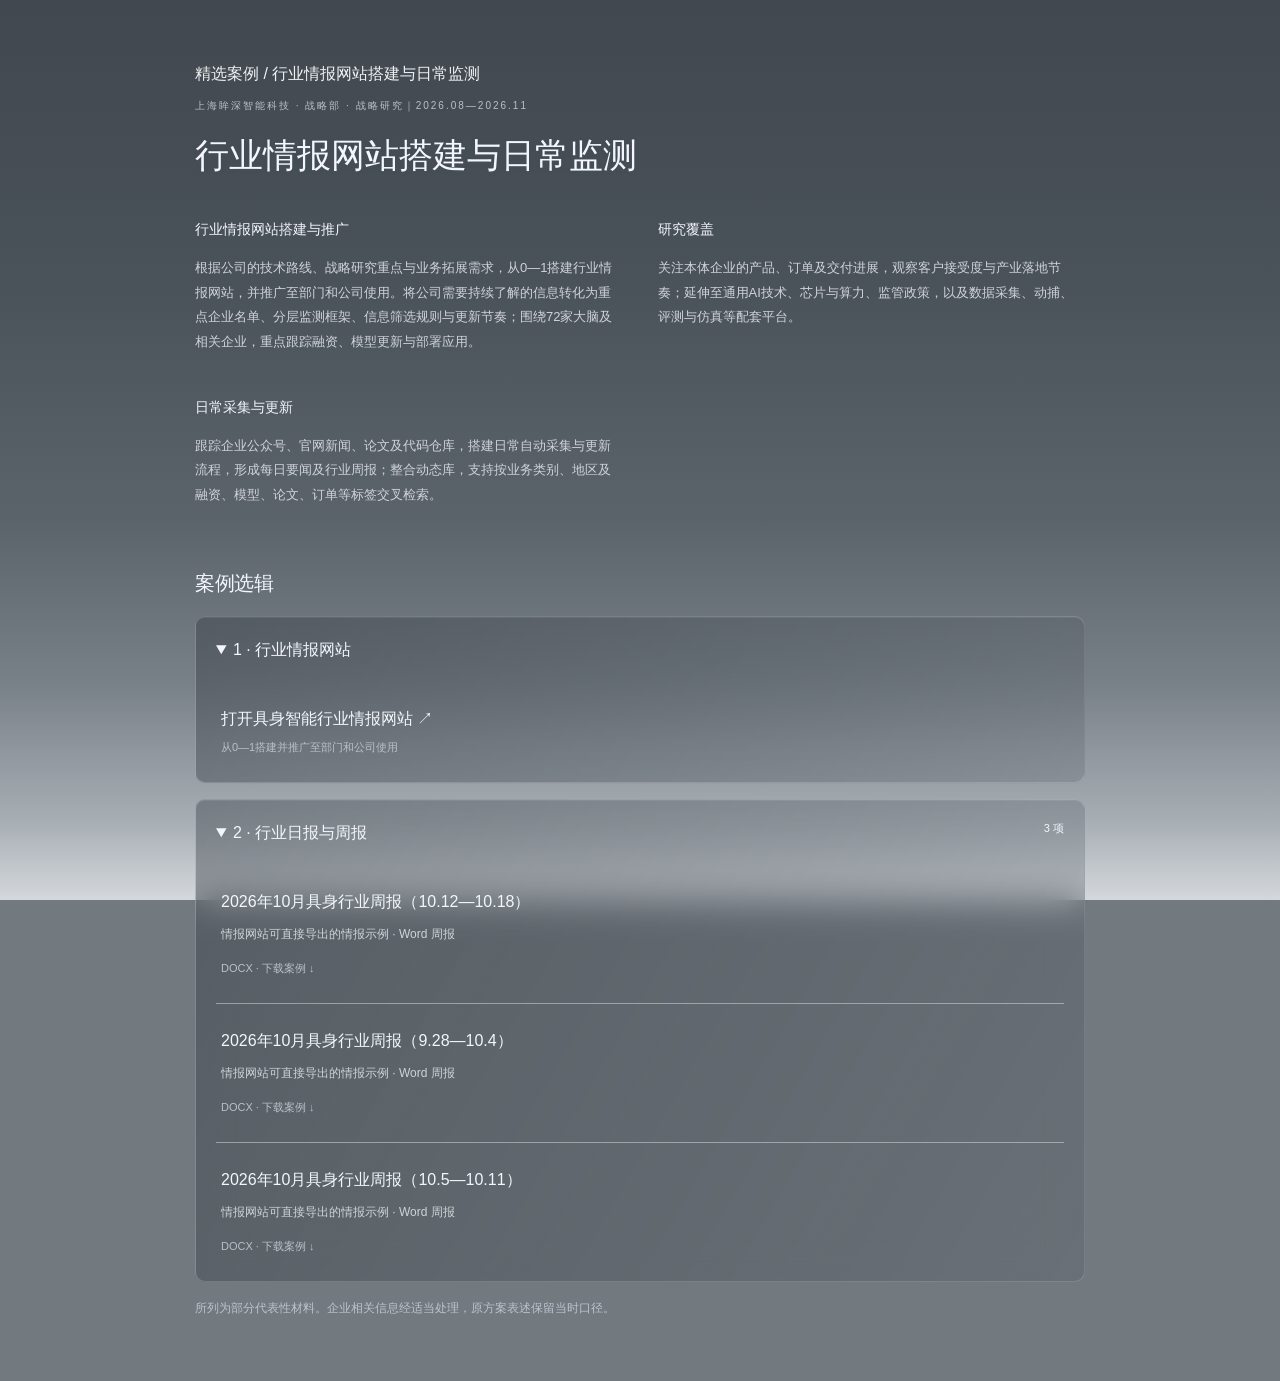
<file: works/3.html>
<!doctype html><html lang="zh-CN"><meta charset="utf-8"><meta name="viewport" content="width=device-width,initial-scale=1"><title>行业情报网站搭建与日常监测｜精选案例</title><style>*{box-sizing:border-box}html{scroll-behavior:smooth}body{margin:0;color:#292725;background:#e8dfd5;font-family:"PingFang SC","Microsoft YaHei",sans-serif;line-height:1.7}body:before{content:"";position:fixed;inset:0;z-index:-1;background:radial-gradient(ellipse at 85% 15%,#eee5de,transparent 60%),linear-gradient(155deg,#b8b7bb 0%,#ead1c5 43%,#e9dfc9 77%,#cbc6be)}a{color:inherit;text-decoration:none}button,input{font:inherit}button,a{ -webkit-tap-highlight-color:transparent}a:focus-visible,button:focus-visible,input:focus-visible{outline:3px solid #806c58;outline-offset:5px}.wrap{max-width:1160px;margin:auto;padding:0 30px}nav{position:sticky;top:18px;z-index:5;display:flex;align-items:center;justify-content:space-between;margin:24px auto 0;padding:14px 24px;border-radius:50px;background:#fff9ee99;border:1px solid #ffffff88;backdrop-filter:blur(22px)}.brand{font-weight:650;letter-spacing:2px}.navlinks{display:flex;gap:27px;font-size:13px}.hero{min-height:650px;display:grid;grid-template-columns:1.25fr 1fr;align-items:center;gap:75px;padding:65px 0 90px}.eyebrow{font-size:11px;letter-spacing:2px;color:#786a60;text-transform:uppercase}h1{font-size:clamp(40px,5.2vw,67px);font-weight:550;line-height:1.24;letter-spacing:-2px;margin:22px 0}h1 em{font-family:Georgia,serif;font-weight:400}p{color:#706961}.intro{max-width:470px;font-size:15px}.actions{display:flex;gap:12px;margin-top:30px;flex-wrap:wrap}.button{display:inline-block;padding:12px 22px;background:#302e2b;color:white;border:0;border-radius:30px;cursor:pointer;font-size:13px}.light{background:#fff8edaa;color:#3b3530}.portrait{height:430px;position:relative;border:12px solid #fff8ec66;border-radius:110px 110px 42px 42px;background:#a6a3a0;box-shadow:0 25px 65px #57483c20}.portrait img{width:100%;height:100%;object-fit:cover;object-position:center 22%;border-radius:98px 98px 30px 30px;filter:saturate(.7)}.note{position:absolute;bottom:20px;left:-35px;background:#f9f2e5db;backdrop-filter:blur(20px);padding:20px 25px;border:1px solid #fff8;border-radius:24px;box-shadow:0 15px 40px #76665c22;font-size:13px}.note strong{display:block;font-size:17px}.section{padding:65px 0;scroll-margin-top:110px}.sectionhead{display:flex;justify-content:space-between;align-items:end;gap:20px;margin-bottom:25px}h2{font-weight:500;font-size:34px;letter-spacing:-1px;margin:8px 0}.sectionhead p{font-size:13px;margin:0}.filters{display:flex;gap:8px;flex-wrap:wrap;margin:26px 0}.filters button{border:1px solid #fff8;background:#fff5e855;padding:9px 19px;border-radius:30px;color:#655d54;cursor:pointer;font-size:13px}.filters button.active{background:#35312d;color:white;border-color:#35312d}input{background:#fff6eb88;border:1px solid #fff9;border-radius:22px;padding:10px 16px;width:230px;font-size:13px}.grid{display:grid;grid-template-columns:repeat(2,1fr);gap:20px}.card{display:flex;flex-direction:column;min-height:300px;background:#fff9ed80;border:1px solid #fff9;border-radius:30px;padding:32px;transition:transform .25s,background .25s}.card:hover{transform:translateY(-5px);background:#fff9edb0}.card h3{font-size:23px;line-height:1.4;font-weight:550;margin:20px 0 10px}.card p{font-size:14px;max-width:440px}.card .foot{margin-top:auto;padding-top:20px;display:flex;justify-content:space-between;font-size:12px;color:#7a6c5e}.card .arrow{font-size:22px;line-height:1}.about{background:#fff8ec70;border:1px solid #fff9;border-radius:35px;padding:40px;display:grid;grid-template-columns:1fr 1fr;gap:50px}.about p{font-size:14px}footer{padding:40px 0;font-size:12px;color:#7a7067;display:flex;justify-content:space-between}.empty{padding:35px}dialog{border:1px solid #fff;border-radius:28px;background:#f3ede4;color:#292725;max-width:860px;width:calc(100% - 32px);max-height:88vh;padding:35px}dialog::backdrop{background:#28252277;backdrop-filter:blur(9px)}dialog h2{font-size:28px;padding-right:25px}dialog h3{font-size:16px;margin-top:26px}dialog p{font-size:14px}.close{position:absolute;right:20px;top:18px;border:0;background:#e3d9cd;border-radius:50%;width:34px;height:34px;cursor:pointer}iframe{width:100%;height:65vh;border:0;margin-top:22px;border-radius:12px}.detail{max-width:800px;padding:50px 30px;margin:auto}.detail h1{font-size:38px}.detail h2{font-size:20px;margin-top:35px}@media(max-width:700px){.wrap{padding:0 20px}nav{padding:12px 18px}.navlinks{gap:15px}.hero{grid-template-columns:1fr;gap:30px;padding:55px 0;min-height:0}.portrait{height:360px;width:80%;margin:0 auto}.note{left:-20px}.grid,.about{grid-template-columns:1fr}.section{padding:40px 0}.sectionhead{align-items:start;flex-direction:column}.sectionhead input{width:100%}.card{min-height:270px;padding:27px}.about{gap:15px;padding:28px}h2{font-size:29px}footer{gap:20px;flex-wrap:wrap}dialog{padding:25px}}@media(prefers-reduced-motion:reduce){html{scroll-behavior:auto}.card{transition:none}}
.reader{max-width:1180px;margin:auto;padding:45px 30px}.reader h1{font-size:34px;letter-spacing:0;line-height:1.4}.reader article{background:#fffaf2bd;border:1px solid #fff;border-radius:22px;padding:32px;margin-top:28px;overflow-wrap:anywhere}.reader article p{font-size:15px;color:#423d36;white-space:pre-wrap}.reader article h2{font-size:22px}.readnote{font-size:12px!important;color:#817467!important}.tablewrap{overflow-x:auto;margin:22px 0;border:1px solid #d6cbbf;border-radius:10px}table{border-collapse:collapse;min-width:700px;font-size:13px;background:#fffaf5}td{border:1px solid #ded5ca;padding:12px;min-width:150px;max-width:380px;vertical-align:top;white-space:normal;overflow-wrap:anywhere}tr:first-child{background:#e9dfd3;font-weight:600}.filelink{display:block;background:#fff9eaaa;border:1px solid white;border-radius:18px;padding:23px;margin:15px 0}.filelink strong{display:block;font-size:18px}.filelink span{font-size:12px;color:#796b5c}.filelink:hover{background:#fffaf0}@media(max-width:700px){.reader{padding:25px 16px}.reader h1{font-size:27px}.reader article{padding:18px}}@media print{body{background:white}.reader{padding:0}.reader .actions,.reader>a{display:none}.reader article{padding:0;border:0}.tablewrap{overflow:visible}table{min-width:0;font-size:8px}td{min-width:0;padding:4px}h1{font-size:25px!important}}</style><style>
:root{--ink:#e5ebf3;--muted:#a1adbd;--line:#c1d4ec22;--panel:#172330;--accent:#c1d8f1}body{background:#101923;color:var(--ink)}body:before{background:radial-gradient(ellipse at 85% 5%,#64718177,transparent 40%),radial-gradient(ellipse at 0 45%,#33465c55,transparent 55%),linear-gradient(125deg,#17222e,#101821 70%)}p{color:var(--muted)}.wrap{max-width:1240px;padding:0 50px}nav{background:#17212bd9;border-color:var(--line);border-radius:14px;padding:17px 23px;top:16px}.brand{letter-spacing:1px}.navlinks{color:#bac8d7}.eyebrow{color:#8da3ba;font-size:10px;letter-spacing:2px}.hero{grid-template-columns:1.5fr 1fr;gap:55px;padding:75px 0 80px;min-height:690px}h1{font-family:Georgia,'Times New Roman',serif;font-weight:400;font-size:clamp(43px,4.6vw,64px);line-height:1.12;letter-spacing:-2px;margin:22px 0;color:#f2f4f7}h1 em{color:#acc0d6;font-weight:400}.hero-thought{font-family:Georgia,serif;font-size:17px;line-height:1.6;color:#bec9d6;margin:28px 0}.intro{font-size:13px;line-height:1.9;max-width:540px}.intro-extra{display:inline-block;margin-top:9px;color:#a1b2c5}.portrait{height:470px;border:1px solid #c7d5e733;border-radius:160px 160px 18px 18px;box-shadow:0 30px 90px #05090d66;background:#58616c;transform:translateY(8px)}.portrait img{border-radius:160px 160px 18px 18px;filter:saturate(.55);object-position:center 20%}.note{left:-22px;bottom:22px;padding:18px 24px;background:linear-gradient(130deg,#8595a75c,#253446c9);border-color:#b9cde83b;border-radius:12px;color:#dce5f0;box-shadow:0 15px 40px #060e1733}.note .eyebrow{color:#c3d2e2;font-size:9px}.note strong{font-family:Georgia,serif;font-weight:400;font-size:25px}.note>span:last-child{font-size:11px;color:#b9c9d9}.button{background:linear-gradient(120deg,#d4dfeb,#a8bad0);color:#162332;border-radius:7px;padding:11px 17px;font-size:12px;box-shadow:inset 0 1px #fff7;transition:transform .2s,box-shadow .2s}.button:hover{transform:translateY(-2px);box-shadow:0 8px 24px #83a3c122}.button.light{background:#ffffff08;border:1px solid #b4c7df33;color:#c4d3e3;box-shadow:none}.section{padding:50px 0;border-top:1px solid var(--line)}h2{font-family:Georgia,'PingFang SC',serif;font-size:34px;letter-spacing:-.5px}.sectionhead p{max-width:650px;font-size:12px}input{background:#18232e;border:1px solid var(--line);color:#dce5f0;border-radius:7px}input::placeholder{color:#8292a4}.filterbar{display:flex;align-items:center;justify-content:space-between;gap:14px;flex-wrap:wrap;margin:26px 0}.filters,.formats{display:flex;gap:5px;margin:0;flex-wrap:wrap}.filters button,.formats button{border:1px solid transparent;border-radius:5px;background:transparent;color:#93a3b6;padding:7px 11px;cursor:pointer;font-size:12px}.filters button.active,.formats button.active{background:#c2d5eb17;color:#e0ebf7;border-color:#c2d5eb24}.formats{border-left:1px solid var(--line);padding-left:13px}.grid{display:grid;grid-template-columns:repeat(2,minmax(0,1fr));gap:0 35px}.card{position:relative;min-height:0;border:0;border-bottom:1px solid var(--line);border-radius:0;background:transparent;padding:26px 6px 22px;transition:background .3s,transform .3s;overflow:hidden}.card:before{content:"";height:1px;position:absolute;bottom:0;left:0;width:0;background:#b2cee9;transition:width .4s}.card:hover{background:#b1cbe908;transform:translateY(-2px)}.card:hover:before{width:100%}.card h3{font-weight:500;font-size:19px;line-height:1.5;letter-spacing:0;margin:12px 0 8px;color:#e0e8f1}.card p{font-size:12px;line-height:1.8;margin:0;max-width:470px;color:#96a8bb}.card .foot{font-size:10px;color:#8298af;padding-top:17px}.card .arrow{color:#b7cbe1;transition:transform .3s}.card:hover .arrow{transform:translate(3px,-3px)}.about{background:transparent;border:0;padding:0;gap:80px;border-radius:0}.about h3{font-size:14px;font-weight:500}.about p{font-size:13px}.about h2{font-size:36px}footer{color:#75889d;border-top:1px solid var(--line);font-size:10px}.detail{max-width:950px;padding-top:60px}.detail h1{font-family:'PingFang SC',sans-serif;font-size:34px;letter-spacing:0}.filelink{border:0;border-bottom:1px solid var(--line);border-radius:0;background:transparent;padding:23px 5px;margin:0;transition:background .3s}.filelink:hover{background:#d1e2f30a}.filelink strong{font-size:16px;font-weight:500}.filelink span{color:#91a7be;font-size:11px}.readnote{color:#8496aa!important}dialog{background:#172330;border:1px solid #a7bddb44;color:#e2eaf3;border-radius:14px}dialog p{color:#b2c0d0}.close{background:#2e4053;color:#d8e3ee}.hero>div:first-child{animation:rise .9s both}.portrait{animation:rise 1.2s both}.section{animation:rise .8s both}.reveal{opacity:0;transform:translateY(20px);transition:opacity .7s,transform .7s}.reveal.in-view{opacity:1;transform:translateY(0)}@keyframes rise{from{opacity:0;transform:translateY(18px)}to{opacity:1;transform:translateY(0)}}@media(max-width:760px){.wrap{padding:0 22px}.hero{grid-template-columns:1fr;gap:35px;padding:50px 0}.hero h1{font-size:46px}.hero-thought{font-size:16px}.portrait{height:390px;width:80%;max-width:360px}.grid{grid-template-columns:1fr}.about{grid-template-columns:1fr;gap:25px}.formats{border-left:0;padding-left:0}.sectionhead{gap:20px}.card{padding:22px 0}.note{left:-18px}.filterbar{gap:12px}.detail{padding:35px 22px}.detail h1{font-size:28px}h2{font-size:29px}}@media(prefers-reduced-motion:reduce){*{animation:none!important;transition:none!important}.reveal{opacity:1;transform:none}html{scroll-behavior:auto}}
.folder{margin:16px 0;border:1px solid #c1d4ec22;border-radius:10px;padding:0 20px}.folder summary{cursor:pointer;padding:19px 0;font-size:16px;font-weight:500}.folder summary span{float:right;font-size:11px;color:#899db2}.folder .filelink:last-child{border-bottom:0}.work-description{margin:30px 0 45px;display:grid;grid-template-columns:1fr 1fr;gap:14px 35px}.worknote h3{font-size:14px;font-weight:500;color:#d4e0ed}.worknote p{font-size:13px;line-height:1.9;margin-top:8px}.project-main{display:block}.secondary-link{font-size:11px;color:#c1d7ed;border-bottom:1px solid #8aadc155}.folder-number{font-size:10px;color:#809bb7;margin-right:12px}.group-heading{grid-column:1/-1;margin:28px 0 0;font-size:12px;color:#859fb8;letter-spacing:2px}.portrait img{object-position:center 20%}@media(max-width:700px){.work-description{grid-template-columns:1fr;gap:8px}.folder{padding:0 14px}.folder summary{font-size:14px}.folder summary span{float:none;display:block;margin-left:18px}}.pathway{display:flex;gap:10px;margin:30px 0}.step{flex:1;border:1px solid #c1d4ec22;border-radius:10px;padding:16px;background:#14202c}.step>span{font-size:10px;color:#7f96af;display:block;margin-bottom:6px}.step strong{font-size:13px;font-weight:500}.step p{font-size:11px;margin:6px 0 0}.step.destination{background:linear-gradient(125deg,#48637f55,#23394e);border-color:#a8c5e36b}.core-folder{background:linear-gradient(120deg,#354e6666,#192733);border-color:#abc7e566;box-shadow:0 15px 35px #080f1822}.core-folder summary small{display:block;color:#bcd5ef;letter-spacing:2px;font-size:10px;margin-bottom:10px}.file-description{font-size:12px;line-height:1.8;color:#9caec1;margin:8px 0}.paper-summaries{display:grid;gap:16px;margin-top:18px}.paper-summary{border-left:2px solid #8cabc459;padding-left:14px;display:block}.paper-summary>span{font-size:10px;color:#8da6be}.paper-summary strong{display:block;font-weight:500;font-size:14px;margin:6px 0}.paper-summary p{font-size:11px}.card:has(.paper-summaries){grid-column:1/-1}.card:has(.paper-summaries) .paper-summaries{grid-template-columns:1fr 1fr}@media(max-width:700px){.pathway{flex-direction:column}.card:has(.paper-summaries) .paper-summaries{grid-template-columns:1fr}}
/* Cool translucent finish, with contrast retained for reading. */
body{background:#26394b}body:before{background:radial-gradient(ellipse at 85% 3%,#a8c6de42,transparent 44%),radial-gradient(ellipse at 8% 42%,#749fbd25,transparent 52%),linear-gradient(128deg,#354b60 0%,#21364a 42%,#182b3b 78%,#304657 100%)}nav{background:linear-gradient(120deg,#c9e2f018,#c9dff008);border-color:#d5eafa30;box-shadow:inset 0 1px 0 #e9f6ff20,0 8px 35px #0a18231c;backdrop-filter:blur(26px) saturate(120%)}.portrait{border-color:#d6ebff55;box-shadow:0 28px 70px #09182740,0 0 55px #b6ddff10}.note{background:linear-gradient(135deg,#c5dcea52,#54718c66);border-color:#e0f1ff5c;backdrop-filter:blur(24px)}.folder{background:linear-gradient(120deg,#cee6fa08,#a4c7e403);border-color:#cde7ff30}.core-folder{background:linear-gradient(115deg,#aacbe833,#6f99bd17);border-color:#c4e3ff70;box-shadow:inset 0 1px #ffffff16,0 15px 35px #0a17251c}.card:hover{background:#d5ecff0a}.step{background:#d1e7fc08}.step.destination{background:linear-gradient(120deg,#9bc9ec30,#5583a823)}input{background:#d5e9ff0b;border-color:#cee6ff30}.filters button.active,.formats button.active{background:#cde7ff20;border-color:#d1e9ff38}.card p,.intro,.worknote p{color:#b7c7d7}.file-description{color:#b3c5d6}

/* Frosted glass: pale blue-gray, diffused light and translucent surfaces. */
:root{--ink:#243b4f;--muted:#50687d;--line:#ffffff70;--accent:#416582}body{background:#b7c6d1;color:var(--ink)}body:before{background:radial-gradient(ellipse at 13% 15%,#f0f6faad 0%,transparent 50%),radial-gradient(ellipse at 95% 46%,#dce9f299,transparent 48%),linear-gradient(145deg,#8ca2b3 0%,#b7c7d3 35%,#cbd7df 70%,#9bb3c6 100%)}.wrap{max-width:1260px}nav{background:linear-gradient(115deg,#ffffff38,#edf4fa20);border:1px solid #ffffff66;box-shadow:inset 0 1px #ffffff77,0 12px 35px #3b526517;backdrop-filter:blur(30px) saturate(115%);border-radius:20px}.navlinks{color:#314c62}.brand{color:#253e52}.hero{position:relative;isolation:isolate;grid-template-columns:1.5fr 1fr;padding:80px 0 100px;overflow:visible}.hero>div:not(.ambient-orb){position:relative;z-index:1}.hero>div:first-child{animation:none}.eyebrow{color:#516e86}h1{color:#253f55;text-shadow:0 1px #ffffff44}.hero h1 em{color:#52758f}.hero-thought{color:#36556e}.intro,.intro-extra,.card p,.worknote p{color:#435f75}.ambient-orb{position:absolute!important;z-index:-1!important;pointer-events:none;border-radius:50%;filter:blur(25px);animation:ambientDrift 19s ease-in-out infinite alternate}.orb-one{width:390px;height:390px;left:-100px;top:80px;background:radial-gradient(circle,#f7fbff6b,#e4f1fa06 68%)}.orb-two{width:440px;height:440px;right:-15px;top:240px;background:radial-gradient(circle,#789fbe33,#8eabc200 70%);animation-delay:-8s}.portrait{border:1px solid #ffffff88;background:#b2c1ce;border-radius:120px 120px 24px 24px;box-shadow:0 26px 65px #3c526525,inset 0 1px #fff8;padding:8px}.portrait img{border-radius:112px 112px 18px 18px;filter:saturate(.8)}.note{left:-32px;bottom:22px;background:linear-gradient(130deg,#f5f9fd88,#dae7f057);border:1px solid #ffffffa1;box-shadow:inset 0 1px #ffffff99,0 15px 36px #405a7020;backdrop-filter:blur(25px);color:#29485f}.note .eyebrow{color:#577187}.note>span:last-child{color:#4d687f}.button{background:linear-gradient(115deg,#fafcffe0,#e5eff8a8);border:1px solid #ffffffa3;color:#2a4a64;border-radius:12px;box-shadow:inset 0 1px #fff,0 6px 20px #3f5a7410}.button.light{background:#ffffff30;color:#37556d;border:1px solid #ffffff77}.button:hover{box-shadow:0 9px 25px #3b5e7821}.section{border-color:#ffffff5a}.sectionhead p,p{color:#4c667b}.filterbar{background:#eef5fb29;padding:12px;border:1px solid #ffffff55;border-radius:16px;backdrop-filter:blur(14px)}.filters button,.formats button{color:#466279;border-radius:8px}.filters button.active,.formats button.active{background:#ffffff9c;color:#263f54;border-color:#ffffffa6;box-shadow:0 3px 10px #3a526512}.formats{border-color:#ffffff77}input{background:#f4f9fe55;border:1px solid #ffffff77;color:#2a485e;border-radius:12px}input::placeholder{color:#607a8f}.grid{gap:0 26px}.card{border-bottom-color:#ffffff70;padding:24px 12px}.card:hover{background:#ffffff20}.card:before{background:#eff9ff}.card h3{color:#243f54}.card .foot,.card .arrow{color:#4c6f8b}.group-heading,.folder-number{color:#56768f}.secondary-link{color:#2d5879;border-color:#668ba655}.about h3,.about h2{color:#29485e}.about p{color:#476278}footer{border-color:#ffffff77;color:#547087}.folder{background:linear-gradient(120deg,#ffffff38,#f4f9fe16);border:1px solid #ffffff77;box-shadow:inset 0 1px #ffffff55;backdrop-filter:blur(18px)}.folder summary span{color:#54748c}.core-folder{background:linear-gradient(120deg,#f4fbff7d,#d6e8f34d);border:1px solid #ffffffb5;box-shadow:inset 0 1px #fff,0 12px 30px #4b6a811c}.core-folder summary small{color:#406581}.filelink{border-bottom-color:#ffffff66}.filelink:hover{background:#ffffff26}.filelink span,.file-description{color:#4d6c84}.readnote{color:#58758d!important}.step{background:#ffffff23;border-color:#ffffff66}.step strong,.worknote h3{color:#294b64}.step p{color:#4f6c82}.step>span{color:#62819b}.step.destination{background:linear-gradient(130deg,#f4faff77,#d9edf559);border-color:#ffffff99}.paper-summary{border-left-color:#7398b370}.paper-summary>span{color:#506f87}.paper-summary strong{color:#25455d}.paper-summary p{color:#47657c}dialog{background:#d8e5eeed;color:#28465e;border-color:#ffffffb0;backdrop-filter:blur(30px)}dialog p{color:#456378}.close{background:#f5faff99;color:#35566e}.hero-status{position:absolute!important;left:0;right:0;bottom:26px;display:flex;justify-content:space-between;align-items:center;font-size:10px;letter-spacing:1px;color:#45677f}.hero-status>span{padding:9px 13px;border:1px solid #ffffff66;border-radius:24px;background:#eff8ff2e;animation:statusFloat 8s ease-in-out infinite}.hero-status i{display:inline-block;width:5px;height:5px;background:#6d9b94;border-radius:50%;margin-right:8px}.hero-status button{border:1px solid #ffffff66;color:#486b84;background:#f3faff30;padding:8px 12px;border-radius:20px;font-size:11px;cursor:pointer}.particle-heading{position:relative}.particle-heading>span,.particle-heading>em{display:block}.particle-heading canvas{position:absolute;inset:0;pointer-events:none;width:100%;height:100%}.particle-heading.ready>span,.particle-heading.ready>em{opacity:0}.particle-heading.ready{text-shadow:none}@keyframes ambientDrift{to{transform:translate(25px,-22px) scale(1.08)}}@keyframes statusFloat{50%{transform:translateY(-4px)}}@media(max-width:760px){.hero{grid-template-columns:1fr;padding:55px 0 95px;overflow:hidden}.hero h1{font-size:clamp(29px,8.7vw,43px);letter-spacing:-1.2px}.portrait{border-radius:100px 100px 22px 22px}.portrait img{border-radius:92px 92px 16px 16px}.note{left:-12px}.hero-status{bottom:25px}.filterbar{padding:10px}.ambient-orb{width:280px;height:280px}.hero-status{font-size:9px}.card{padding-left:4px;padding-right:4px}}@media(prefers-reduced-motion:reduce){.ambient-orb,.hero-status>span{animation:none}.particle-heading canvas{display:none}.particle-heading.ready>span,.particle-heading.ready>em{opacity:1}}
/* Reference correction: white typography on smoky blue glass. */
:root{--ink:#f5f8fb;--muted:#e0e8ef;--line:#ffffff32;--accent:#edf6ff}body{background:#718695;color:#f4f7fa}body:before{background:radial-gradient(ellipse at 12% 45%,#a5bacb20,transparent 55%),radial-gradient(ellipse at 90% 15%,#c9dce823,transparent 50%),linear-gradient(165deg,#4f6679 0%,#6b8090 42%,#8397a5 78%,#718a9b 100%)}nav{background:linear-gradient(120deg,#dceaf013,#eaf4fb09);border-color:#e9f5ff3b;box-shadow:inset 0 1px #ffffff2a,0 12px 30px #253d5012}.brand,.navlinks,h1,.hero h1 em,.hero-thought,.intro,.intro-extra,.eyebrow,.sectionhead p,.card h3,.card p,.card .foot,.card .arrow,.about h3,.about h2,.about p,h2,h3,p,footer,.group-heading,.folder-number,.secondary-link,.worknote h3,.worknote p,.filelink,.filelink span,.file-description,.folder summary,.folder summary span,.paper-summary>span,.paper-summary strong,.paper-summary p,.step>span,.step strong,.step p,.hero-status,.hero-status button{color:#f3f7fb}.eyebrow,.group-heading,.folder-number,.card .foot,.filelink span,footer,.paper-summary>span{color:#dce7ef}.intro,.intro-extra,.card p,.worknote p,.file-description,.about p{color:#e4edf4}.hero h1 em{color:#e6f0f8}h1{text-shadow:0 1px 5px #304b5c18}.note{background:linear-gradient(120deg,#eaf6ff35,#dceaf024);border-color:#ffffff65;box-shadow:inset 0 1px #ffffff55,0 14px 35px #314b6025;color:#fff}.note .eyebrow,.note strong,.note>span:last-child{color:#f5faff}.portrait{border-color:#ffffff65;background:#dce9f01a}.button{background:linear-gradient(115deg,#f7fcffbc,#e6f1f7a3);color:#344f62;border-color:#ffffff99;box-shadow:inset 0 1px #ffffffbb,0 5px 20px #26445912}.button.light{background:#eaf4fc18;color:#f5faff;border-color:#ffffff50}.filterbar{background:#deedf51c;border-color:#ffffff37}.filters button,.formats button{color:#eff6fc}.filters button.active,.formats button.active{background:#f3faff40;border-color:#ffffff73;color:#fff;box-shadow:inset 0 1px #ffffff22}input{background:#e6f1fa20;color:#fff;border-color:#ffffff50}input::placeholder{color:#e0eaf2}.card{border-bottom-color:#ffffff35}.card:hover{background:#edf7ff13}.folder{background:linear-gradient(120deg,#e8f3fa20,#e8f3fa10);border-color:#ffffff40}.core-folder{background:linear-gradient(120deg,#f4fbff35,#dfedf523);border-color:#ffffff77;box-shadow:inset 0 1px #ffffff66,0 12px 35px #314d6218}.core-folder summary small{color:#f5faff}.step{background:#dcecf319;border-color:#ffffff33}.step.destination{background:linear-gradient(120deg,#edf7ff38,#d6e9f526);border-color:#ffffff70}.readnote{color:#e1ebf2!important}.paper-summary{border-color:#e4f3ff75}.filelink:hover{background:#ffffff15}.section,footer{border-color:#ffffff3d}dialog{background:#627d91ed;color:#f8fbff;border-color:#ffffff70}dialog p{color:#e6eff6}.close{background:#e9f6ff33;color:#fff}.hero-status>span,.hero-status button{background:#e8f4ff1a;border-color:#ffffff40}.ambient-orb{opacity:.45}.hero-status i{background:#c2eadf}
/* Graphite-led palette: neutral depth with a restrained cool undertone. */
:root{--ink:#f0f1f2;--muted:#d0d3d6;--line:#ffffff26;--accent:#dce0e3}body{background:#4c5156;color:#f0f1f2}body:before{background:radial-gradient(ellipse at 90% 14%,#b9bfc51a,transparent 45%),radial-gradient(ellipse at 8% 50%,#c2c7cc0d,transparent 52%),linear-gradient(162deg,#30353b 0%,#43494f 35%,#62696f 74%,#4a5158 100%)}nav{background:linear-gradient(120deg,#262b32b0,#363c428f);border-color:#ffffff24;box-shadow:inset 0 1px #ffffff16,0 10px 35px #12171c20}.ambient-orb{opacity:.16;filter:blur(40px)}.orb-one{background:radial-gradient(circle,#ebedef44,#d5d9de00 68%)}.orb-two{background:radial-gradient(circle,#b9c0c71f,#b9c0c700 70%)}.hero h1,.hero h1 em{color:#f2f3f4}.hero-thought{color:#e1e3e5}.intro,.intro-extra,.card p,.worknote p,.about p,.file-description{color:#d0d4d8}.eyebrow,.group-heading,.folder-number,.card .foot,.filelink span,.paper-summary>span,footer{color:#b9c1c8}.portrait{background:#9a9fa41c;border-color:#ffffff36;box-shadow:0 26px 60px #11182045,inset 0 1px #ffffff26}.note{background:linear-gradient(130deg,#d8dce04d,#7f88934d);border-color:#ffffff4f;box-shadow:inset 0 1px #ffffff26,0 14px 34px #161d2726}.note .eyebrow,.note>span:last-child{color:#e1e4e7}.button{background:linear-gradient(120deg,#f0f2f4d6,#ccd1d5bf);border-color:#ffffff7a;color:#2c343b;box-shadow:inset 0 1px #ffffff99,0 5px 18px #18212b20}.button.light{background:#e5e8ec10;color:#e9ecef;border-color:#ffffff36}.filterbar{background:#282e3587;border-color:#ffffff24;box-shadow:inset 0 1px #ffffff12}.filters button,.formats button{color:#c8cfd5}.filters button.active,.formats button.active{background:#dde2e529;color:#f3f5f7;border-color:#ffffff43}.formats{border-color:#ffffff26}input{background:#242b3370;border-color:#ffffff2f;color:#f3f5f7}input::placeholder{color:#b6c0c9}.card{border-bottom-color:#ffffff28}.card:hover{background:#e8edf40b}.card:before{background:#d7dce2}.card .arrow,.secondary-link{color:#d5dce3}.secondary-link{border-color:#b9c4d24a}.folder{background:linear-gradient(120deg,#282f365e,#3e48502b);border-color:#ffffff2e;box-shadow:inset 0 1px #ffffff12}.core-folder{background:linear-gradient(120deg,#242c35c4,#36424dc2);border-color:#e1e7ee62;box-shadow:inset 0 1px #ffffff22,0 15px 36px #1119232b}.core-folder summary small{color:#dbe2e8}.step{background:#252d354d;border-color:#ffffff26}.step.destination{background:linear-gradient(125deg,#2e3945cf,#36414bbf);border-color:#d2dce560}.step>span{color:#b4c0cc}.step p,.paper-summary p{color:#cbd2d9}.paper-summary{border-color:#c1cad260}.filelink:hover{background:#e9eef410}.readnote{color:#bac4cd!important}.hero-status,.hero-status button{color:#d1d8de}.hero-status>span,.hero-status button{background:#c8d0d910;border-color:#ffffff2b}.hero-status i{background:#bbc9c6}.section,footer{border-color:#ffffff26}dialog{background:#38424bed;color:#f2f4f6;border-color:#ffffff4a}dialog p{color:#d0d8df}.close{background:#cbd5df24;color:#f0f4f7}
/* Smoky graphite: extended dark upper field, light concentrated at the bottom. */
body{background:#72797f}body:before{background:linear-gradient(180deg,#41484f 0%,#4a525a 32%,#5b636b 58%,#798188 76%,#a6adb3 91%,#d4d8dc 100%)}.ambient-orb{opacity:0}
</style><main class="detail"><a href="../index.html#works">精选案例 / 行业情报网站搭建与日常监测</a><p class="eyebrow">上海眸深智能科技 · 战略部 · 战略研究｜2026.08—2026.11</p><h1>行业情报网站搭建与日常监测</h1><div class="work-description"><section class="worknote"><h3>行业情报网站搭建与推广</h3><p>根据公司的技术路线、战略研究重点与业务拓展需求，从0—1搭建行业情报网站，并推广至部门和公司使用。将公司需要持续了解的信息转化为重点企业名单、分层监测框架、信息筛选规则与更新节奏；围绕72家大脑及相关企业，重点跟踪融资、模型更新与部署应用。</p></section><section class="worknote"><h3>研究覆盖</h3><p>关注本体企业的产品、订单及交付进展，观察客户接受度与产业落地节奏；延伸至通用AI技术、芯片与算力、监管政策，以及数据采集、动捕、评测与仿真等配套平台。</p></section><section class="worknote"><h3>日常采集与更新</h3><p>跟踪企业公众号、官网新闻、论文及代码仓库，搭建日常自动采集与更新流程，形成每日要闻及行业周报；整合动态库，支持按业务类别、地区及融资、模型、论文、订单等标签交叉检索。</p></section></div><h2>案例选辑</h2><details class="folder" open><summary>1 · 行业情报网站</summary><a class="filelink" target="_blank" rel="noopener" href="https://motion-brain-embodied-intelligence-0424new1.page.coze.site/"><strong>打开具身智能行业情报网站 ↗</strong><span>从0—1搭建并推广至部门和公司使用</span></a></details><details class="folder " open><summary>2 · 行业日报与周报<span>3 项</span></summary><a class="filelink" href="https://new1debaidong-eng.github.io/xinyi-portfolio/files/2026%E5%B9%B410%E6%9C%88%E5%85%B7%E8%BA%AB%E8%A1%8C%E4%B8%9A%E5%91%A8%E6%8A%A5%EF%BC%8810.12%E2%80%9410.18%EF%BC%89_%E5%B1%95%E7%A4%BA%E7%89%88.docx" download><strong>2026年10月具身行业周报（10.12—10.18）</strong><p class="file-description">情报网站可直接导出的情报示例 · Word 周报</p><span>DOCX · 下载案例 ↓</span></a><a class="filelink" href="https://new1debaidong-eng.github.io/xinyi-portfolio/files/2026%E5%B9%B410%E6%9C%88%E5%85%B7%E8%BA%AB%E8%A1%8C%E4%B8%9A%E5%91%A8%E6%8A%A5%EF%BC%889.28%E2%80%9410.4%EF%BC%89_%E5%B1%95%E7%A4%BA%E7%89%88.docx" download><strong>2026年10月具身行业周报（9.28—10.4）</strong><p class="file-description">情报网站可直接导出的情报示例 · Word 周报</p><span>DOCX · 下载案例 ↓</span></a><a class="filelink" href="https://new1debaidong-eng.github.io/xinyi-portfolio/files/2026%E5%B9%B410%E6%9C%88%E5%85%B7%E8%BA%AB%E8%A1%8C%E4%B8%9A%E5%91%A8%E6%8A%A5%EF%BC%8810.5%E2%80%9410.11%EF%BC%89_%E5%B1%95%E7%A4%BA%E7%89%88.docx" download><strong>2026年10月具身行业周报（10.5—10.11）</strong><p class="file-description">情报网站可直接导出的情报示例 · Word 周报</p><span>DOCX · 下载案例 ↓</span></a></details><p class="readnote">所列为部分代表性材料。企业相关信息经适当处理，原方案表述保留当时口径。</p></main></html>
</file>
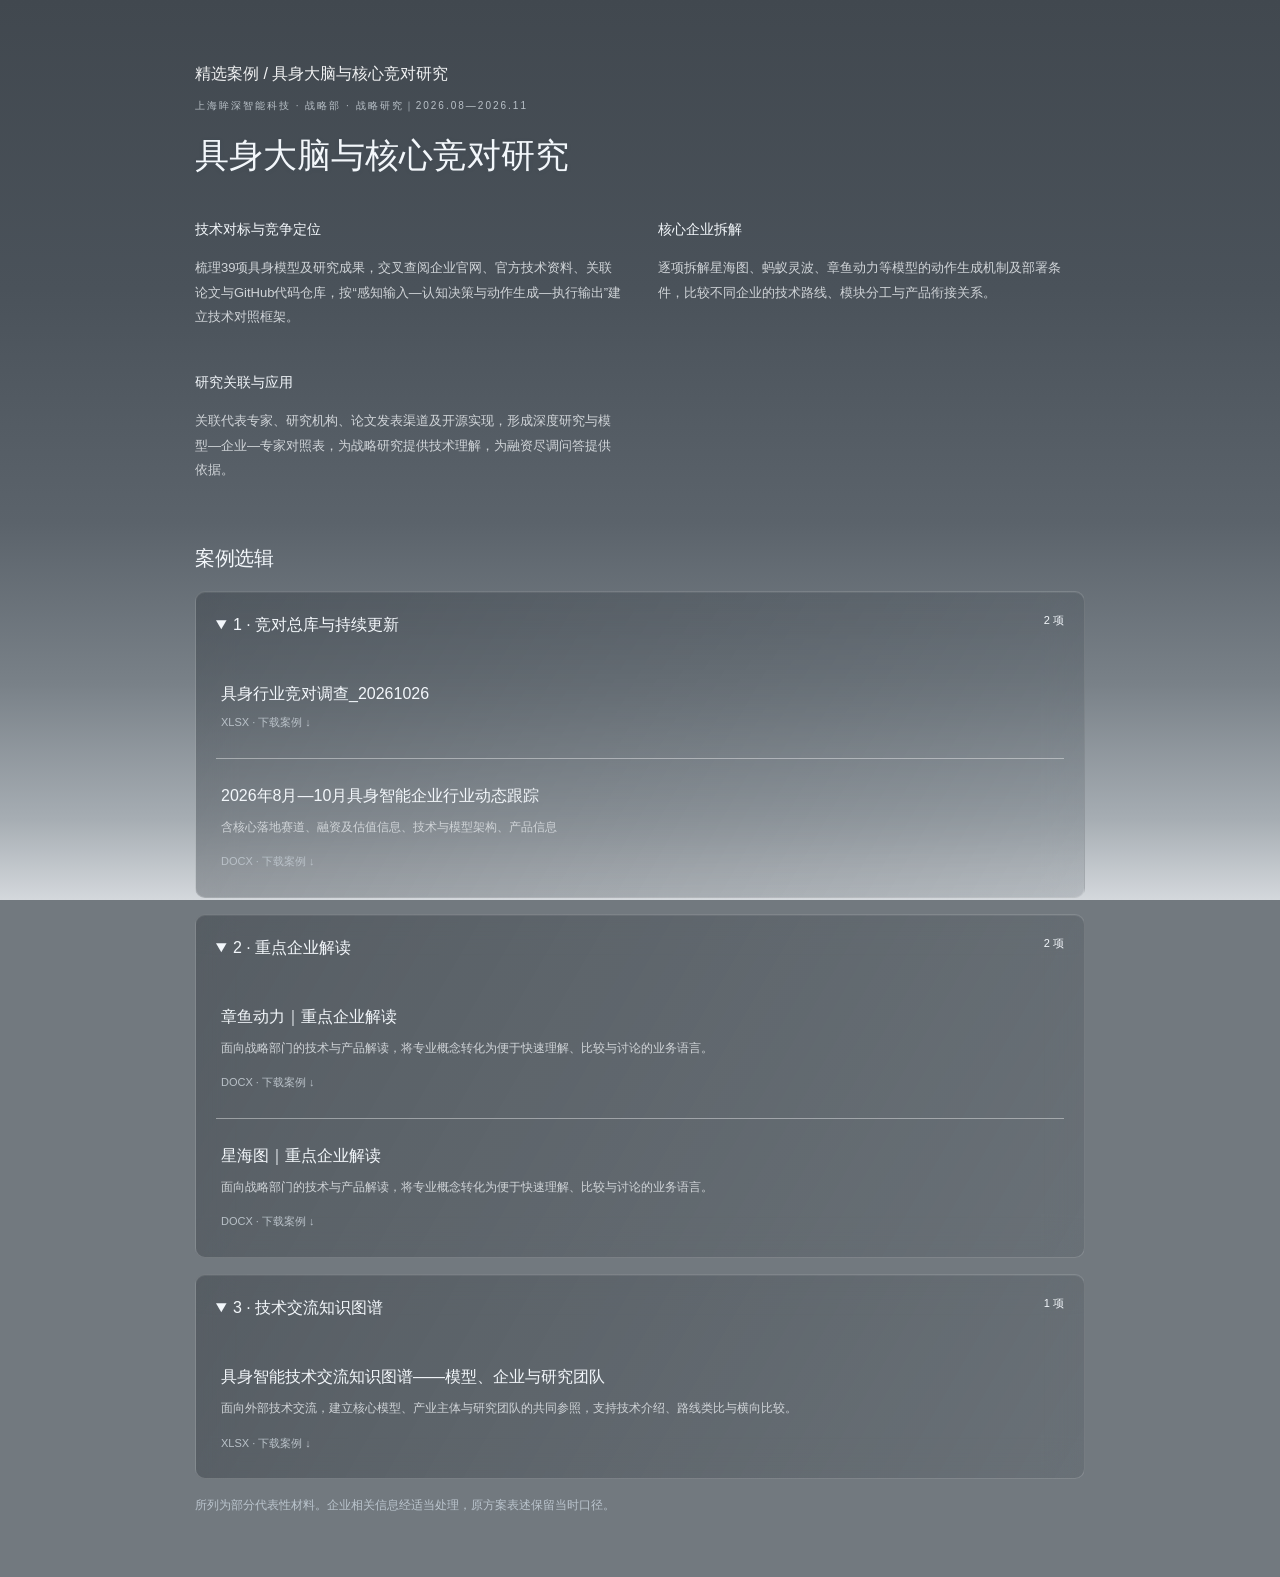
<file: works/4.html>
<!doctype html><html lang="zh-CN"><meta charset="utf-8"><meta name="viewport" content="width=device-width,initial-scale=1"><title>具身大脑与核心竞对研究｜精选案例</title><style>*{box-sizing:border-box}html{scroll-behavior:smooth}body{margin:0;color:#292725;background:#e8dfd5;font-family:"PingFang SC","Microsoft YaHei",sans-serif;line-height:1.7}body:before{content:"";position:fixed;inset:0;z-index:-1;background:radial-gradient(ellipse at 85% 15%,#eee5de,transparent 60%),linear-gradient(155deg,#b8b7bb 0%,#ead1c5 43%,#e9dfc9 77%,#cbc6be)}a{color:inherit;text-decoration:none}button,input{font:inherit}button,a{ -webkit-tap-highlight-color:transparent}a:focus-visible,button:focus-visible,input:focus-visible{outline:3px solid #806c58;outline-offset:5px}.wrap{max-width:1160px;margin:auto;padding:0 30px}nav{position:sticky;top:18px;z-index:5;display:flex;align-items:center;justify-content:space-between;margin:24px auto 0;padding:14px 24px;border-radius:50px;background:#fff9ee99;border:1px solid #ffffff88;backdrop-filter:blur(22px)}.brand{font-weight:650;letter-spacing:2px}.navlinks{display:flex;gap:27px;font-size:13px}.hero{min-height:650px;display:grid;grid-template-columns:1.25fr 1fr;align-items:center;gap:75px;padding:65px 0 90px}.eyebrow{font-size:11px;letter-spacing:2px;color:#786a60;text-transform:uppercase}h1{font-size:clamp(40px,5.2vw,67px);font-weight:550;line-height:1.24;letter-spacing:-2px;margin:22px 0}h1 em{font-family:Georgia,serif;font-weight:400}p{color:#706961}.intro{max-width:470px;font-size:15px}.actions{display:flex;gap:12px;margin-top:30px;flex-wrap:wrap}.button{display:inline-block;padding:12px 22px;background:#302e2b;color:white;border:0;border-radius:30px;cursor:pointer;font-size:13px}.light{background:#fff8edaa;color:#3b3530}.portrait{height:430px;position:relative;border:12px solid #fff8ec66;border-radius:110px 110px 42px 42px;background:#a6a3a0;box-shadow:0 25px 65px #57483c20}.portrait img{width:100%;height:100%;object-fit:cover;object-position:center 22%;border-radius:98px 98px 30px 30px;filter:saturate(.7)}.note{position:absolute;bottom:20px;left:-35px;background:#f9f2e5db;backdrop-filter:blur(20px);padding:20px 25px;border:1px solid #fff8;border-radius:24px;box-shadow:0 15px 40px #76665c22;font-size:13px}.note strong{display:block;font-size:17px}.section{padding:65px 0;scroll-margin-top:110px}.sectionhead{display:flex;justify-content:space-between;align-items:end;gap:20px;margin-bottom:25px}h2{font-weight:500;font-size:34px;letter-spacing:-1px;margin:8px 0}.sectionhead p{font-size:13px;margin:0}.filters{display:flex;gap:8px;flex-wrap:wrap;margin:26px 0}.filters button{border:1px solid #fff8;background:#fff5e855;padding:9px 19px;border-radius:30px;color:#655d54;cursor:pointer;font-size:13px}.filters button.active{background:#35312d;color:white;border-color:#35312d}input{background:#fff6eb88;border:1px solid #fff9;border-radius:22px;padding:10px 16px;width:230px;font-size:13px}.grid{display:grid;grid-template-columns:repeat(2,1fr);gap:20px}.card{display:flex;flex-direction:column;min-height:300px;background:#fff9ed80;border:1px solid #fff9;border-radius:30px;padding:32px;transition:transform .25s,background .25s}.card:hover{transform:translateY(-5px);background:#fff9edb0}.card h3{font-size:23px;line-height:1.4;font-weight:550;margin:20px 0 10px}.card p{font-size:14px;max-width:440px}.card .foot{margin-top:auto;padding-top:20px;display:flex;justify-content:space-between;font-size:12px;color:#7a6c5e}.card .arrow{font-size:22px;line-height:1}.about{background:#fff8ec70;border:1px solid #fff9;border-radius:35px;padding:40px;display:grid;grid-template-columns:1fr 1fr;gap:50px}.about p{font-size:14px}footer{padding:40px 0;font-size:12px;color:#7a7067;display:flex;justify-content:space-between}.empty{padding:35px}dialog{border:1px solid #fff;border-radius:28px;background:#f3ede4;color:#292725;max-width:860px;width:calc(100% - 32px);max-height:88vh;padding:35px}dialog::backdrop{background:#28252277;backdrop-filter:blur(9px)}dialog h2{font-size:28px;padding-right:25px}dialog h3{font-size:16px;margin-top:26px}dialog p{font-size:14px}.close{position:absolute;right:20px;top:18px;border:0;background:#e3d9cd;border-radius:50%;width:34px;height:34px;cursor:pointer}iframe{width:100%;height:65vh;border:0;margin-top:22px;border-radius:12px}.detail{max-width:800px;padding:50px 30px;margin:auto}.detail h1{font-size:38px}.detail h2{font-size:20px;margin-top:35px}@media(max-width:700px){.wrap{padding:0 20px}nav{padding:12px 18px}.navlinks{gap:15px}.hero{grid-template-columns:1fr;gap:30px;padding:55px 0;min-height:0}.portrait{height:360px;width:80%;margin:0 auto}.note{left:-20px}.grid,.about{grid-template-columns:1fr}.section{padding:40px 0}.sectionhead{align-items:start;flex-direction:column}.sectionhead input{width:100%}.card{min-height:270px;padding:27px}.about{gap:15px;padding:28px}h2{font-size:29px}footer{gap:20px;flex-wrap:wrap}dialog{padding:25px}}@media(prefers-reduced-motion:reduce){html{scroll-behavior:auto}.card{transition:none}}
.reader{max-width:1180px;margin:auto;padding:45px 30px}.reader h1{font-size:34px;letter-spacing:0;line-height:1.4}.reader article{background:#fffaf2bd;border:1px solid #fff;border-radius:22px;padding:32px;margin-top:28px;overflow-wrap:anywhere}.reader article p{font-size:15px;color:#423d36;white-space:pre-wrap}.reader article h2{font-size:22px}.readnote{font-size:12px!important;color:#817467!important}.tablewrap{overflow-x:auto;margin:22px 0;border:1px solid #d6cbbf;border-radius:10px}table{border-collapse:collapse;min-width:700px;font-size:13px;background:#fffaf5}td{border:1px solid #ded5ca;padding:12px;min-width:150px;max-width:380px;vertical-align:top;white-space:normal;overflow-wrap:anywhere}tr:first-child{background:#e9dfd3;font-weight:600}.filelink{display:block;background:#fff9eaaa;border:1px solid white;border-radius:18px;padding:23px;margin:15px 0}.filelink strong{display:block;font-size:18px}.filelink span{font-size:12px;color:#796b5c}.filelink:hover{background:#fffaf0}@media(max-width:700px){.reader{padding:25px 16px}.reader h1{font-size:27px}.reader article{padding:18px}}@media print{body{background:white}.reader{padding:0}.reader .actions,.reader>a{display:none}.reader article{padding:0;border:0}.tablewrap{overflow:visible}table{min-width:0;font-size:8px}td{min-width:0;padding:4px}h1{font-size:25px!important}}</style><style>
:root{--ink:#e5ebf3;--muted:#a1adbd;--line:#c1d4ec22;--panel:#172330;--accent:#c1d8f1}body{background:#101923;color:var(--ink)}body:before{background:radial-gradient(ellipse at 85% 5%,#64718177,transparent 40%),radial-gradient(ellipse at 0 45%,#33465c55,transparent 55%),linear-gradient(125deg,#17222e,#101821 70%)}p{color:var(--muted)}.wrap{max-width:1240px;padding:0 50px}nav{background:#17212bd9;border-color:var(--line);border-radius:14px;padding:17px 23px;top:16px}.brand{letter-spacing:1px}.navlinks{color:#bac8d7}.eyebrow{color:#8da3ba;font-size:10px;letter-spacing:2px}.hero{grid-template-columns:1.5fr 1fr;gap:55px;padding:75px 0 80px;min-height:690px}h1{font-family:Georgia,'Times New Roman',serif;font-weight:400;font-size:clamp(43px,4.6vw,64px);line-height:1.12;letter-spacing:-2px;margin:22px 0;color:#f2f4f7}h1 em{color:#acc0d6;font-weight:400}.hero-thought{font-family:Georgia,serif;font-size:17px;line-height:1.6;color:#bec9d6;margin:28px 0}.intro{font-size:13px;line-height:1.9;max-width:540px}.intro-extra{display:inline-block;margin-top:9px;color:#a1b2c5}.portrait{height:470px;border:1px solid #c7d5e733;border-radius:160px 160px 18px 18px;box-shadow:0 30px 90px #05090d66;background:#58616c;transform:translateY(8px)}.portrait img{border-radius:160px 160px 18px 18px;filter:saturate(.55);object-position:center 20%}.note{left:-22px;bottom:22px;padding:18px 24px;background:linear-gradient(130deg,#8595a75c,#253446c9);border-color:#b9cde83b;border-radius:12px;color:#dce5f0;box-shadow:0 15px 40px #060e1733}.note .eyebrow{color:#c3d2e2;font-size:9px}.note strong{font-family:Georgia,serif;font-weight:400;font-size:25px}.note>span:last-child{font-size:11px;color:#b9c9d9}.button{background:linear-gradient(120deg,#d4dfeb,#a8bad0);color:#162332;border-radius:7px;padding:11px 17px;font-size:12px;box-shadow:inset 0 1px #fff7;transition:transform .2s,box-shadow .2s}.button:hover{transform:translateY(-2px);box-shadow:0 8px 24px #83a3c122}.button.light{background:#ffffff08;border:1px solid #b4c7df33;color:#c4d3e3;box-shadow:none}.section{padding:50px 0;border-top:1px solid var(--line)}h2{font-family:Georgia,'PingFang SC',serif;font-size:34px;letter-spacing:-.5px}.sectionhead p{max-width:650px;font-size:12px}input{background:#18232e;border:1px solid var(--line);color:#dce5f0;border-radius:7px}input::placeholder{color:#8292a4}.filterbar{display:flex;align-items:center;justify-content:space-between;gap:14px;flex-wrap:wrap;margin:26px 0}.filters,.formats{display:flex;gap:5px;margin:0;flex-wrap:wrap}.filters button,.formats button{border:1px solid transparent;border-radius:5px;background:transparent;color:#93a3b6;padding:7px 11px;cursor:pointer;font-size:12px}.filters button.active,.formats button.active{background:#c2d5eb17;color:#e0ebf7;border-color:#c2d5eb24}.formats{border-left:1px solid var(--line);padding-left:13px}.grid{display:grid;grid-template-columns:repeat(2,minmax(0,1fr));gap:0 35px}.card{position:relative;min-height:0;border:0;border-bottom:1px solid var(--line);border-radius:0;background:transparent;padding:26px 6px 22px;transition:background .3s,transform .3s;overflow:hidden}.card:before{content:"";height:1px;position:absolute;bottom:0;left:0;width:0;background:#b2cee9;transition:width .4s}.card:hover{background:#b1cbe908;transform:translateY(-2px)}.card:hover:before{width:100%}.card h3{font-weight:500;font-size:19px;line-height:1.5;letter-spacing:0;margin:12px 0 8px;color:#e0e8f1}.card p{font-size:12px;line-height:1.8;margin:0;max-width:470px;color:#96a8bb}.card .foot{font-size:10px;color:#8298af;padding-top:17px}.card .arrow{color:#b7cbe1;transition:transform .3s}.card:hover .arrow{transform:translate(3px,-3px)}.about{background:transparent;border:0;padding:0;gap:80px;border-radius:0}.about h3{font-size:14px;font-weight:500}.about p{font-size:13px}.about h2{font-size:36px}footer{color:#75889d;border-top:1px solid var(--line);font-size:10px}.detail{max-width:950px;padding-top:60px}.detail h1{font-family:'PingFang SC',sans-serif;font-size:34px;letter-spacing:0}.filelink{border:0;border-bottom:1px solid var(--line);border-radius:0;background:transparent;padding:23px 5px;margin:0;transition:background .3s}.filelink:hover{background:#d1e2f30a}.filelink strong{font-size:16px;font-weight:500}.filelink span{color:#91a7be;font-size:11px}.readnote{color:#8496aa!important}dialog{background:#172330;border:1px solid #a7bddb44;color:#e2eaf3;border-radius:14px}dialog p{color:#b2c0d0}.close{background:#2e4053;color:#d8e3ee}.hero>div:first-child{animation:rise .9s both}.portrait{animation:rise 1.2s both}.section{animation:rise .8s both}.reveal{opacity:0;transform:translateY(20px);transition:opacity .7s,transform .7s}.reveal.in-view{opacity:1;transform:translateY(0)}@keyframes rise{from{opacity:0;transform:translateY(18px)}to{opacity:1;transform:translateY(0)}}@media(max-width:760px){.wrap{padding:0 22px}.hero{grid-template-columns:1fr;gap:35px;padding:50px 0}.hero h1{font-size:46px}.hero-thought{font-size:16px}.portrait{height:390px;width:80%;max-width:360px}.grid{grid-template-columns:1fr}.about{grid-template-columns:1fr;gap:25px}.formats{border-left:0;padding-left:0}.sectionhead{gap:20px}.card{padding:22px 0}.note{left:-18px}.filterbar{gap:12px}.detail{padding:35px 22px}.detail h1{font-size:28px}h2{font-size:29px}}@media(prefers-reduced-motion:reduce){*{animation:none!important;transition:none!important}.reveal{opacity:1;transform:none}html{scroll-behavior:auto}}
.folder{margin:16px 0;border:1px solid #c1d4ec22;border-radius:10px;padding:0 20px}.folder summary{cursor:pointer;padding:19px 0;font-size:16px;font-weight:500}.folder summary span{float:right;font-size:11px;color:#899db2}.folder .filelink:last-child{border-bottom:0}.work-description{margin:30px 0 45px;display:grid;grid-template-columns:1fr 1fr;gap:14px 35px}.worknote h3{font-size:14px;font-weight:500;color:#d4e0ed}.worknote p{font-size:13px;line-height:1.9;margin-top:8px}.project-main{display:block}.secondary-link{font-size:11px;color:#c1d7ed;border-bottom:1px solid #8aadc155}.folder-number{font-size:10px;color:#809bb7;margin-right:12px}.group-heading{grid-column:1/-1;margin:28px 0 0;font-size:12px;color:#859fb8;letter-spacing:2px}.portrait img{object-position:center 20%}@media(max-width:700px){.work-description{grid-template-columns:1fr;gap:8px}.folder{padding:0 14px}.folder summary{font-size:14px}.folder summary span{float:none;display:block;margin-left:18px}}.pathway{display:flex;gap:10px;margin:30px 0}.step{flex:1;border:1px solid #c1d4ec22;border-radius:10px;padding:16px;background:#14202c}.step>span{font-size:10px;color:#7f96af;display:block;margin-bottom:6px}.step strong{font-size:13px;font-weight:500}.step p{font-size:11px;margin:6px 0 0}.step.destination{background:linear-gradient(125deg,#48637f55,#23394e);border-color:#a8c5e36b}.core-folder{background:linear-gradient(120deg,#354e6666,#192733);border-color:#abc7e566;box-shadow:0 15px 35px #080f1822}.core-folder summary small{display:block;color:#bcd5ef;letter-spacing:2px;font-size:10px;margin-bottom:10px}.file-description{font-size:12px;line-height:1.8;color:#9caec1;margin:8px 0}.paper-summaries{display:grid;gap:16px;margin-top:18px}.paper-summary{border-left:2px solid #8cabc459;padding-left:14px;display:block}.paper-summary>span{font-size:10px;color:#8da6be}.paper-summary strong{display:block;font-weight:500;font-size:14px;margin:6px 0}.paper-summary p{font-size:11px}.card:has(.paper-summaries){grid-column:1/-1}.card:has(.paper-summaries) .paper-summaries{grid-template-columns:1fr 1fr}@media(max-width:700px){.pathway{flex-direction:column}.card:has(.paper-summaries) .paper-summaries{grid-template-columns:1fr}}
/* Cool translucent finish, with contrast retained for reading. */
body{background:#26394b}body:before{background:radial-gradient(ellipse at 85% 3%,#a8c6de42,transparent 44%),radial-gradient(ellipse at 8% 42%,#749fbd25,transparent 52%),linear-gradient(128deg,#354b60 0%,#21364a 42%,#182b3b 78%,#304657 100%)}nav{background:linear-gradient(120deg,#c9e2f018,#c9dff008);border-color:#d5eafa30;box-shadow:inset 0 1px 0 #e9f6ff20,0 8px 35px #0a18231c;backdrop-filter:blur(26px) saturate(120%)}.portrait{border-color:#d6ebff55;box-shadow:0 28px 70px #09182740,0 0 55px #b6ddff10}.note{background:linear-gradient(135deg,#c5dcea52,#54718c66);border-color:#e0f1ff5c;backdrop-filter:blur(24px)}.folder{background:linear-gradient(120deg,#cee6fa08,#a4c7e403);border-color:#cde7ff30}.core-folder{background:linear-gradient(115deg,#aacbe833,#6f99bd17);border-color:#c4e3ff70;box-shadow:inset 0 1px #ffffff16,0 15px 35px #0a17251c}.card:hover{background:#d5ecff0a}.step{background:#d1e7fc08}.step.destination{background:linear-gradient(120deg,#9bc9ec30,#5583a823)}input{background:#d5e9ff0b;border-color:#cee6ff30}.filters button.active,.formats button.active{background:#cde7ff20;border-color:#d1e9ff38}.card p,.intro,.worknote p{color:#b7c7d7}.file-description{color:#b3c5d6}

/* Frosted glass: pale blue-gray, diffused light and translucent surfaces. */
:root{--ink:#243b4f;--muted:#50687d;--line:#ffffff70;--accent:#416582}body{background:#b7c6d1;color:var(--ink)}body:before{background:radial-gradient(ellipse at 13% 15%,#f0f6faad 0%,transparent 50%),radial-gradient(ellipse at 95% 46%,#dce9f299,transparent 48%),linear-gradient(145deg,#8ca2b3 0%,#b7c7d3 35%,#cbd7df 70%,#9bb3c6 100%)}.wrap{max-width:1260px}nav{background:linear-gradient(115deg,#ffffff38,#edf4fa20);border:1px solid #ffffff66;box-shadow:inset 0 1px #ffffff77,0 12px 35px #3b526517;backdrop-filter:blur(30px) saturate(115%);border-radius:20px}.navlinks{color:#314c62}.brand{color:#253e52}.hero{position:relative;isolation:isolate;grid-template-columns:1.5fr 1fr;padding:80px 0 100px;overflow:visible}.hero>div:not(.ambient-orb){position:relative;z-index:1}.hero>div:first-child{animation:none}.eyebrow{color:#516e86}h1{color:#253f55;text-shadow:0 1px #ffffff44}.hero h1 em{color:#52758f}.hero-thought{color:#36556e}.intro,.intro-extra,.card p,.worknote p{color:#435f75}.ambient-orb{position:absolute!important;z-index:-1!important;pointer-events:none;border-radius:50%;filter:blur(25px);animation:ambientDrift 19s ease-in-out infinite alternate}.orb-one{width:390px;height:390px;left:-100px;top:80px;background:radial-gradient(circle,#f7fbff6b,#e4f1fa06 68%)}.orb-two{width:440px;height:440px;right:-15px;top:240px;background:radial-gradient(circle,#789fbe33,#8eabc200 70%);animation-delay:-8s}.portrait{border:1px solid #ffffff88;background:#b2c1ce;border-radius:120px 120px 24px 24px;box-shadow:0 26px 65px #3c526525,inset 0 1px #fff8;padding:8px}.portrait img{border-radius:112px 112px 18px 18px;filter:saturate(.8)}.note{left:-32px;bottom:22px;background:linear-gradient(130deg,#f5f9fd88,#dae7f057);border:1px solid #ffffffa1;box-shadow:inset 0 1px #ffffff99,0 15px 36px #405a7020;backdrop-filter:blur(25px);color:#29485f}.note .eyebrow{color:#577187}.note>span:last-child{color:#4d687f}.button{background:linear-gradient(115deg,#fafcffe0,#e5eff8a8);border:1px solid #ffffffa3;color:#2a4a64;border-radius:12px;box-shadow:inset 0 1px #fff,0 6px 20px #3f5a7410}.button.light{background:#ffffff30;color:#37556d;border:1px solid #ffffff77}.button:hover{box-shadow:0 9px 25px #3b5e7821}.section{border-color:#ffffff5a}.sectionhead p,p{color:#4c667b}.filterbar{background:#eef5fb29;padding:12px;border:1px solid #ffffff55;border-radius:16px;backdrop-filter:blur(14px)}.filters button,.formats button{color:#466279;border-radius:8px}.filters button.active,.formats button.active{background:#ffffff9c;color:#263f54;border-color:#ffffffa6;box-shadow:0 3px 10px #3a526512}.formats{border-color:#ffffff77}input{background:#f4f9fe55;border:1px solid #ffffff77;color:#2a485e;border-radius:12px}input::placeholder{color:#607a8f}.grid{gap:0 26px}.card{border-bottom-color:#ffffff70;padding:24px 12px}.card:hover{background:#ffffff20}.card:before{background:#eff9ff}.card h3{color:#243f54}.card .foot,.card .arrow{color:#4c6f8b}.group-heading,.folder-number{color:#56768f}.secondary-link{color:#2d5879;border-color:#668ba655}.about h3,.about h2{color:#29485e}.about p{color:#476278}footer{border-color:#ffffff77;color:#547087}.folder{background:linear-gradient(120deg,#ffffff38,#f4f9fe16);border:1px solid #ffffff77;box-shadow:inset 0 1px #ffffff55;backdrop-filter:blur(18px)}.folder summary span{color:#54748c}.core-folder{background:linear-gradient(120deg,#f4fbff7d,#d6e8f34d);border:1px solid #ffffffb5;box-shadow:inset 0 1px #fff,0 12px 30px #4b6a811c}.core-folder summary small{color:#406581}.filelink{border-bottom-color:#ffffff66}.filelink:hover{background:#ffffff26}.filelink span,.file-description{color:#4d6c84}.readnote{color:#58758d!important}.step{background:#ffffff23;border-color:#ffffff66}.step strong,.worknote h3{color:#294b64}.step p{color:#4f6c82}.step>span{color:#62819b}.step.destination{background:linear-gradient(130deg,#f4faff77,#d9edf559);border-color:#ffffff99}.paper-summary{border-left-color:#7398b370}.paper-summary>span{color:#506f87}.paper-summary strong{color:#25455d}.paper-summary p{color:#47657c}dialog{background:#d8e5eeed;color:#28465e;border-color:#ffffffb0;backdrop-filter:blur(30px)}dialog p{color:#456378}.close{background:#f5faff99;color:#35566e}.hero-status{position:absolute!important;left:0;right:0;bottom:26px;display:flex;justify-content:space-between;align-items:center;font-size:10px;letter-spacing:1px;color:#45677f}.hero-status>span{padding:9px 13px;border:1px solid #ffffff66;border-radius:24px;background:#eff8ff2e;animation:statusFloat 8s ease-in-out infinite}.hero-status i{display:inline-block;width:5px;height:5px;background:#6d9b94;border-radius:50%;margin-right:8px}.hero-status button{border:1px solid #ffffff66;color:#486b84;background:#f3faff30;padding:8px 12px;border-radius:20px;font-size:11px;cursor:pointer}.particle-heading{position:relative}.particle-heading>span,.particle-heading>em{display:block}.particle-heading canvas{position:absolute;inset:0;pointer-events:none;width:100%;height:100%}.particle-heading.ready>span,.particle-heading.ready>em{opacity:0}.particle-heading.ready{text-shadow:none}@keyframes ambientDrift{to{transform:translate(25px,-22px) scale(1.08)}}@keyframes statusFloat{50%{transform:translateY(-4px)}}@media(max-width:760px){.hero{grid-template-columns:1fr;padding:55px 0 95px;overflow:hidden}.hero h1{font-size:clamp(29px,8.7vw,43px);letter-spacing:-1.2px}.portrait{border-radius:100px 100px 22px 22px}.portrait img{border-radius:92px 92px 16px 16px}.note{left:-12px}.hero-status{bottom:25px}.filterbar{padding:10px}.ambient-orb{width:280px;height:280px}.hero-status{font-size:9px}.card{padding-left:4px;padding-right:4px}}@media(prefers-reduced-motion:reduce){.ambient-orb,.hero-status>span{animation:none}.particle-heading canvas{display:none}.particle-heading.ready>span,.particle-heading.ready>em{opacity:1}}
/* Reference correction: white typography on smoky blue glass. */
:root{--ink:#f5f8fb;--muted:#e0e8ef;--line:#ffffff32;--accent:#edf6ff}body{background:#718695;color:#f4f7fa}body:before{background:radial-gradient(ellipse at 12% 45%,#a5bacb20,transparent 55%),radial-gradient(ellipse at 90% 15%,#c9dce823,transparent 50%),linear-gradient(165deg,#4f6679 0%,#6b8090 42%,#8397a5 78%,#718a9b 100%)}nav{background:linear-gradient(120deg,#dceaf013,#eaf4fb09);border-color:#e9f5ff3b;box-shadow:inset 0 1px #ffffff2a,0 12px 30px #253d5012}.brand,.navlinks,h1,.hero h1 em,.hero-thought,.intro,.intro-extra,.eyebrow,.sectionhead p,.card h3,.card p,.card .foot,.card .arrow,.about h3,.about h2,.about p,h2,h3,p,footer,.group-heading,.folder-number,.secondary-link,.worknote h3,.worknote p,.filelink,.filelink span,.file-description,.folder summary,.folder summary span,.paper-summary>span,.paper-summary strong,.paper-summary p,.step>span,.step strong,.step p,.hero-status,.hero-status button{color:#f3f7fb}.eyebrow,.group-heading,.folder-number,.card .foot,.filelink span,footer,.paper-summary>span{color:#dce7ef}.intro,.intro-extra,.card p,.worknote p,.file-description,.about p{color:#e4edf4}.hero h1 em{color:#e6f0f8}h1{text-shadow:0 1px 5px #304b5c18}.note{background:linear-gradient(120deg,#eaf6ff35,#dceaf024);border-color:#ffffff65;box-shadow:inset 0 1px #ffffff55,0 14px 35px #314b6025;color:#fff}.note .eyebrow,.note strong,.note>span:last-child{color:#f5faff}.portrait{border-color:#ffffff65;background:#dce9f01a}.button{background:linear-gradient(115deg,#f7fcffbc,#e6f1f7a3);color:#344f62;border-color:#ffffff99;box-shadow:inset 0 1px #ffffffbb,0 5px 20px #26445912}.button.light{background:#eaf4fc18;color:#f5faff;border-color:#ffffff50}.filterbar{background:#deedf51c;border-color:#ffffff37}.filters button,.formats button{color:#eff6fc}.filters button.active,.formats button.active{background:#f3faff40;border-color:#ffffff73;color:#fff;box-shadow:inset 0 1px #ffffff22}input{background:#e6f1fa20;color:#fff;border-color:#ffffff50}input::placeholder{color:#e0eaf2}.card{border-bottom-color:#ffffff35}.card:hover{background:#edf7ff13}.folder{background:linear-gradient(120deg,#e8f3fa20,#e8f3fa10);border-color:#ffffff40}.core-folder{background:linear-gradient(120deg,#f4fbff35,#dfedf523);border-color:#ffffff77;box-shadow:inset 0 1px #ffffff66,0 12px 35px #314d6218}.core-folder summary small{color:#f5faff}.step{background:#dcecf319;border-color:#ffffff33}.step.destination{background:linear-gradient(120deg,#edf7ff38,#d6e9f526);border-color:#ffffff70}.readnote{color:#e1ebf2!important}.paper-summary{border-color:#e4f3ff75}.filelink:hover{background:#ffffff15}.section,footer{border-color:#ffffff3d}dialog{background:#627d91ed;color:#f8fbff;border-color:#ffffff70}dialog p{color:#e6eff6}.close{background:#e9f6ff33;color:#fff}.hero-status>span,.hero-status button{background:#e8f4ff1a;border-color:#ffffff40}.ambient-orb{opacity:.45}.hero-status i{background:#c2eadf}
/* Graphite-led palette: neutral depth with a restrained cool undertone. */
:root{--ink:#f0f1f2;--muted:#d0d3d6;--line:#ffffff26;--accent:#dce0e3}body{background:#4c5156;color:#f0f1f2}body:before{background:radial-gradient(ellipse at 90% 14%,#b9bfc51a,transparent 45%),radial-gradient(ellipse at 8% 50%,#c2c7cc0d,transparent 52%),linear-gradient(162deg,#30353b 0%,#43494f 35%,#62696f 74%,#4a5158 100%)}nav{background:linear-gradient(120deg,#262b32b0,#363c428f);border-color:#ffffff24;box-shadow:inset 0 1px #ffffff16,0 10px 35px #12171c20}.ambient-orb{opacity:.16;filter:blur(40px)}.orb-one{background:radial-gradient(circle,#ebedef44,#d5d9de00 68%)}.orb-two{background:radial-gradient(circle,#b9c0c71f,#b9c0c700 70%)}.hero h1,.hero h1 em{color:#f2f3f4}.hero-thought{color:#e1e3e5}.intro,.intro-extra,.card p,.worknote p,.about p,.file-description{color:#d0d4d8}.eyebrow,.group-heading,.folder-number,.card .foot,.filelink span,.paper-summary>span,footer{color:#b9c1c8}.portrait{background:#9a9fa41c;border-color:#ffffff36;box-shadow:0 26px 60px #11182045,inset 0 1px #ffffff26}.note{background:linear-gradient(130deg,#d8dce04d,#7f88934d);border-color:#ffffff4f;box-shadow:inset 0 1px #ffffff26,0 14px 34px #161d2726}.note .eyebrow,.note>span:last-child{color:#e1e4e7}.button{background:linear-gradient(120deg,#f0f2f4d6,#ccd1d5bf);border-color:#ffffff7a;color:#2c343b;box-shadow:inset 0 1px #ffffff99,0 5px 18px #18212b20}.button.light{background:#e5e8ec10;color:#e9ecef;border-color:#ffffff36}.filterbar{background:#282e3587;border-color:#ffffff24;box-shadow:inset 0 1px #ffffff12}.filters button,.formats button{color:#c8cfd5}.filters button.active,.formats button.active{background:#dde2e529;color:#f3f5f7;border-color:#ffffff43}.formats{border-color:#ffffff26}input{background:#242b3370;border-color:#ffffff2f;color:#f3f5f7}input::placeholder{color:#b6c0c9}.card{border-bottom-color:#ffffff28}.card:hover{background:#e8edf40b}.card:before{background:#d7dce2}.card .arrow,.secondary-link{color:#d5dce3}.secondary-link{border-color:#b9c4d24a}.folder{background:linear-gradient(120deg,#282f365e,#3e48502b);border-color:#ffffff2e;box-shadow:inset 0 1px #ffffff12}.core-folder{background:linear-gradient(120deg,#242c35c4,#36424dc2);border-color:#e1e7ee62;box-shadow:inset 0 1px #ffffff22,0 15px 36px #1119232b}.core-folder summary small{color:#dbe2e8}.step{background:#252d354d;border-color:#ffffff26}.step.destination{background:linear-gradient(125deg,#2e3945cf,#36414bbf);border-color:#d2dce560}.step>span{color:#b4c0cc}.step p,.paper-summary p{color:#cbd2d9}.paper-summary{border-color:#c1cad260}.filelink:hover{background:#e9eef410}.readnote{color:#bac4cd!important}.hero-status,.hero-status button{color:#d1d8de}.hero-status>span,.hero-status button{background:#c8d0d910;border-color:#ffffff2b}.hero-status i{background:#bbc9c6}.section,footer{border-color:#ffffff26}dialog{background:#38424bed;color:#f2f4f6;border-color:#ffffff4a}dialog p{color:#d0d8df}.close{background:#cbd5df24;color:#f0f4f7}
/* Smoky graphite: extended dark upper field, light concentrated at the bottom. */
body{background:#72797f}body:before{background:linear-gradient(180deg,#41484f 0%,#4a525a 32%,#5b636b 58%,#798188 76%,#a6adb3 91%,#d4d8dc 100%)}.ambient-orb{opacity:0}
</style><main class="detail"><a href="../index.html#works">精选案例 / 具身大脑与核心竞对研究</a><p class="eyebrow">上海眸深智能科技 · 战略部 · 战略研究｜2026.08—2026.11</p><h1>具身大脑与核心竞对研究</h1><div class="work-description"><section class="worknote"><h3>技术对标与竞争定位</h3><p>梳理39项具身模型及研究成果，交叉查阅企业官网、官方技术资料、关联论文与GitHub代码仓库，按“感知输入—认知决策与动作生成—执行输出”建立技术对照框架。</p></section><section class="worknote"><h3>核心企业拆解</h3><p>逐项拆解星海图、蚂蚁灵波、章鱼动力等模型的动作生成机制及部署条件，比较不同企业的技术路线、模块分工与产品衔接关系。</p></section><section class="worknote"><h3>研究关联与应用</h3><p>关联代表专家、研究机构、论文发表渠道及开源实现，形成深度研究与模型—企业—专家对照表，为战略研究提供技术理解，为融资尽调问答提供依据。</p></section></div><h2>案例选辑</h2><details class="folder " open><summary>1 · 竞对总库与持续更新<span>2 项</span></summary><a class="filelink" href="https://new1debaidong-eng.github.io/xinyi-portfolio/files/%E5%85%B7%E8%BA%AB%E8%A1%8C%E4%B8%9A%E7%AB%9E%E5%AF%B9%E8%B0%83%E6%9F%A5_20261026.xlsx" download><strong>具身行业竞对调查_20261026</strong><span>XLSX · 下载案例 ↓</span></a><a class="filelink" href="https://new1debaidong-eng.github.io/xinyi-portfolio/files/%E7%AB%9E%E5%AF%B9%E6%96%B0%E5%A2%9E%E5%8A%A8%E6%80%81_202608%E8%87%B320261021.docx" download><strong>2026年8月—10月具身智能企业行业动态跟踪</strong><p class="file-description">含核心落地赛道、融资及估值信息、技术与模型架构、产品信息</p><span>DOCX · 下载案例 ↓</span></a></details><details class="folder " open><summary>2 · 重点企业解读<span>2 项</span></summary><a class="filelink" href="https://new1debaidong-eng.github.io/xinyi-portfolio/files/%E7%AB%A0%E9%B1%BC%E5%8A%A8%E5%8A%9B%E2%80%94%E6%8A%80%E6%9C%AF%E3%80%81%E4%BA%A7%E5%93%81%E3%80%81%E6%88%98%E7%95%A5%E4%B8%8E%E5%95%86%E4%B8%9A%E5%8C%96%E8%A7%A3%E8%AF%BB_%E5%B1%95%E7%A4%BA%E7%89%88.docx" download><strong>章鱼动力｜重点企业解读</strong><p class="file-description">面向战略部门的技术与产品解读，将专业概念转化为便于快速理解、比较与讨论的业务语言。</p><span>DOCX · 下载案例 ↓</span></a><a class="filelink" href="https://new1debaidong-eng.github.io/xinyi-portfolio/files/%E6%98%9F%E6%B5%B7%E5%9B%BE%E2%80%94%E6%8A%80%E6%9C%AF%E3%80%81%E4%BA%A7%E5%93%81%E3%80%81%E6%88%98%E7%95%A5%E4%B8%8E%E5%95%86%E4%B8%9A%E5%8C%96%E8%A7%A3%E8%AF%BB_%E5%B1%95%E7%A4%BA%E7%89%88.docx" download><strong>星海图｜重点企业解读</strong><p class="file-description">面向战略部门的技术与产品解读，将专业概念转化为便于快速理解、比较与讨论的业务语言。</p><span>DOCX · 下载案例 ↓</span></a></details><details class="folder " open><summary>3 · 技术交流知识图谱<span>1 项</span></summary><a class="filelink" href="https://new1debaidong-eng.github.io/xinyi-portfolio/files/%E6%A8%A1%E5%9E%8B%E2%80%94%E4%BC%81%E4%B8%9A%E2%80%94%E4%B8%93%E5%AE%B6%E5%AF%B9%E7%85%A7%E8%A1%A8%EF%BC%882026.10.22%E5%A4%8D%E6%A0%B8%E7%89%88%EF%BC%89_%E5%B1%95%E7%A4%BA%E7%89%88.xlsx" download><strong>具身智能技术交流知识图谱——模型、企业与研究团队</strong><p class="file-description">面向外部技术交流，建立核心模型、产业主体与研究团队的共同参照，支持技术介绍、路线类比与横向比较。</p><span>XLSX · 下载案例 ↓</span></a></details><p class="readnote">所列为部分代表性材料。企业相关信息经适当处理，原方案表述保留当时口径。</p></main></html>
</file>
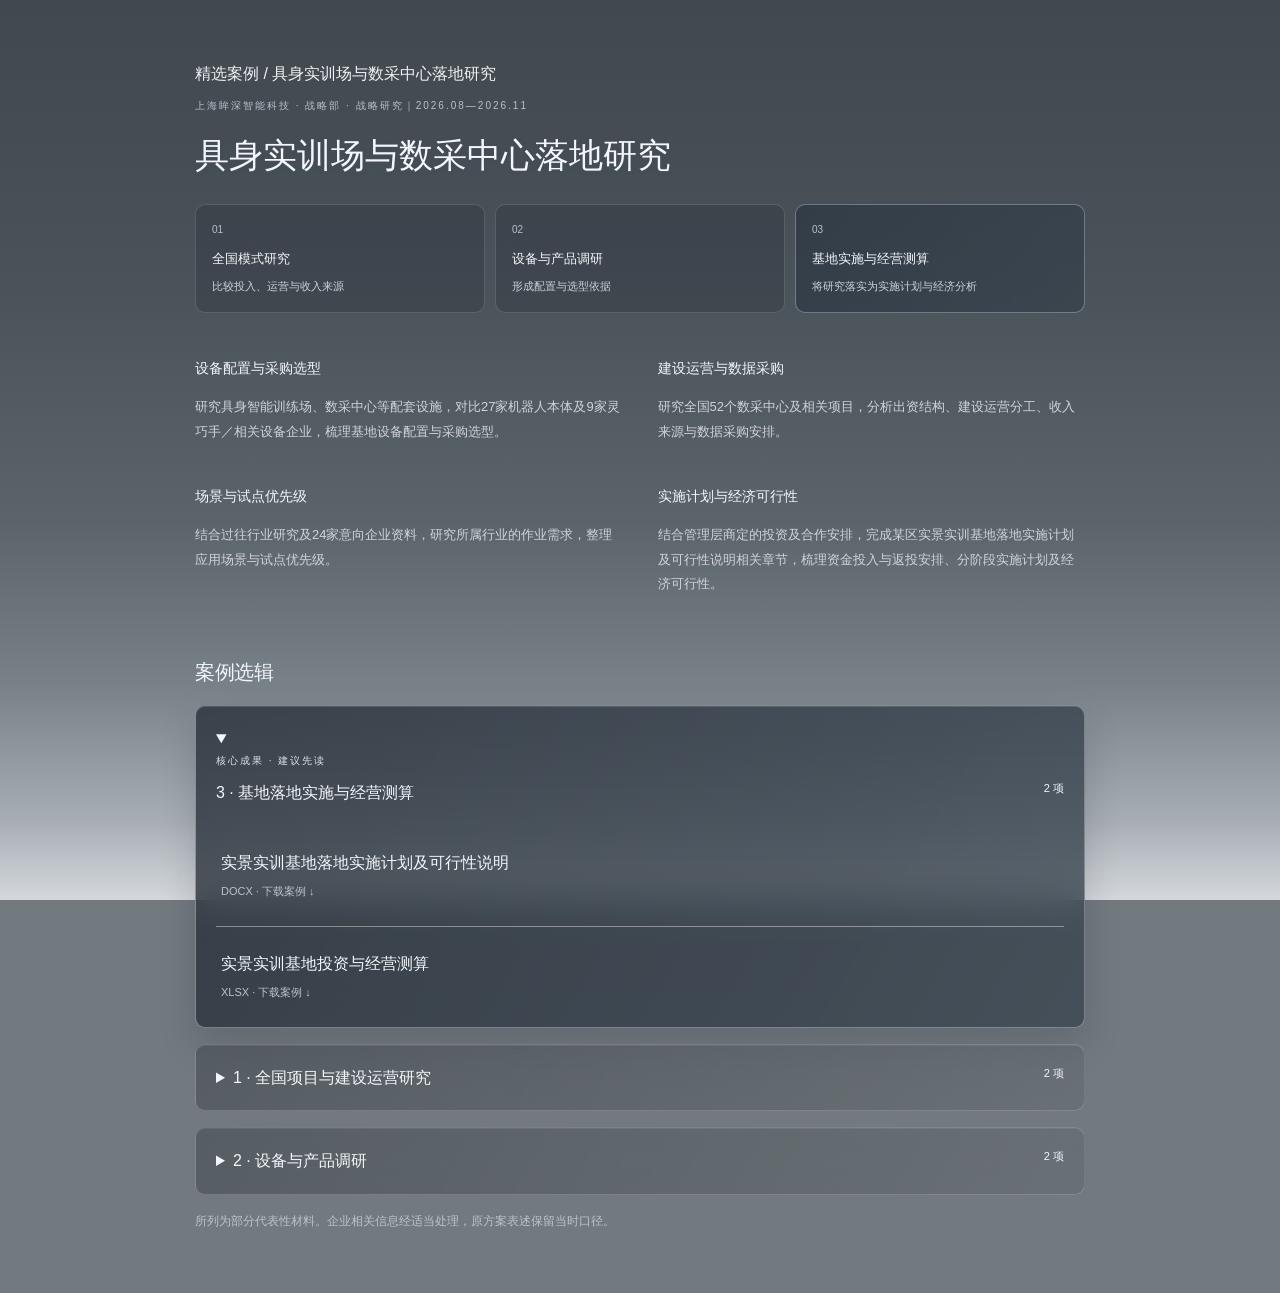
<file: works/5.html>
<!doctype html><html lang="zh-CN"><meta charset="utf-8"><meta name="viewport" content="width=device-width,initial-scale=1"><title>具身实训场与数采中心落地研究｜精选案例</title><style>*{box-sizing:border-box}html{scroll-behavior:smooth}body{margin:0;color:#292725;background:#e8dfd5;font-family:"PingFang SC","Microsoft YaHei",sans-serif;line-height:1.7}body:before{content:"";position:fixed;inset:0;z-index:-1;background:radial-gradient(ellipse at 85% 15%,#eee5de,transparent 60%),linear-gradient(155deg,#b8b7bb 0%,#ead1c5 43%,#e9dfc9 77%,#cbc6be)}a{color:inherit;text-decoration:none}button,input{font:inherit}button,a{ -webkit-tap-highlight-color:transparent}a:focus-visible,button:focus-visible,input:focus-visible{outline:3px solid #806c58;outline-offset:5px}.wrap{max-width:1160px;margin:auto;padding:0 30px}nav{position:sticky;top:18px;z-index:5;display:flex;align-items:center;justify-content:space-between;margin:24px auto 0;padding:14px 24px;border-radius:50px;background:#fff9ee99;border:1px solid #ffffff88;backdrop-filter:blur(22px)}.brand{font-weight:650;letter-spacing:2px}.navlinks{display:flex;gap:27px;font-size:13px}.hero{min-height:650px;display:grid;grid-template-columns:1.25fr 1fr;align-items:center;gap:75px;padding:65px 0 90px}.eyebrow{font-size:11px;letter-spacing:2px;color:#786a60;text-transform:uppercase}h1{font-size:clamp(40px,5.2vw,67px);font-weight:550;line-height:1.24;letter-spacing:-2px;margin:22px 0}h1 em{font-family:Georgia,serif;font-weight:400}p{color:#706961}.intro{max-width:470px;font-size:15px}.actions{display:flex;gap:12px;margin-top:30px;flex-wrap:wrap}.button{display:inline-block;padding:12px 22px;background:#302e2b;color:white;border:0;border-radius:30px;cursor:pointer;font-size:13px}.light{background:#fff8edaa;color:#3b3530}.portrait{height:430px;position:relative;border:12px solid #fff8ec66;border-radius:110px 110px 42px 42px;background:#a6a3a0;box-shadow:0 25px 65px #57483c20}.portrait img{width:100%;height:100%;object-fit:cover;object-position:center 22%;border-radius:98px 98px 30px 30px;filter:saturate(.7)}.note{position:absolute;bottom:20px;left:-35px;background:#f9f2e5db;backdrop-filter:blur(20px);padding:20px 25px;border:1px solid #fff8;border-radius:24px;box-shadow:0 15px 40px #76665c22;font-size:13px}.note strong{display:block;font-size:17px}.section{padding:65px 0;scroll-margin-top:110px}.sectionhead{display:flex;justify-content:space-between;align-items:end;gap:20px;margin-bottom:25px}h2{font-weight:500;font-size:34px;letter-spacing:-1px;margin:8px 0}.sectionhead p{font-size:13px;margin:0}.filters{display:flex;gap:8px;flex-wrap:wrap;margin:26px 0}.filters button{border:1px solid #fff8;background:#fff5e855;padding:9px 19px;border-radius:30px;color:#655d54;cursor:pointer;font-size:13px}.filters button.active{background:#35312d;color:white;border-color:#35312d}input{background:#fff6eb88;border:1px solid #fff9;border-radius:22px;padding:10px 16px;width:230px;font-size:13px}.grid{display:grid;grid-template-columns:repeat(2,1fr);gap:20px}.card{display:flex;flex-direction:column;min-height:300px;background:#fff9ed80;border:1px solid #fff9;border-radius:30px;padding:32px;transition:transform .25s,background .25s}.card:hover{transform:translateY(-5px);background:#fff9edb0}.card h3{font-size:23px;line-height:1.4;font-weight:550;margin:20px 0 10px}.card p{font-size:14px;max-width:440px}.card .foot{margin-top:auto;padding-top:20px;display:flex;justify-content:space-between;font-size:12px;color:#7a6c5e}.card .arrow{font-size:22px;line-height:1}.about{background:#fff8ec70;border:1px solid #fff9;border-radius:35px;padding:40px;display:grid;grid-template-columns:1fr 1fr;gap:50px}.about p{font-size:14px}footer{padding:40px 0;font-size:12px;color:#7a7067;display:flex;justify-content:space-between}.empty{padding:35px}dialog{border:1px solid #fff;border-radius:28px;background:#f3ede4;color:#292725;max-width:860px;width:calc(100% - 32px);max-height:88vh;padding:35px}dialog::backdrop{background:#28252277;backdrop-filter:blur(9px)}dialog h2{font-size:28px;padding-right:25px}dialog h3{font-size:16px;margin-top:26px}dialog p{font-size:14px}.close{position:absolute;right:20px;top:18px;border:0;background:#e3d9cd;border-radius:50%;width:34px;height:34px;cursor:pointer}iframe{width:100%;height:65vh;border:0;margin-top:22px;border-radius:12px}.detail{max-width:800px;padding:50px 30px;margin:auto}.detail h1{font-size:38px}.detail h2{font-size:20px;margin-top:35px}@media(max-width:700px){.wrap{padding:0 20px}nav{padding:12px 18px}.navlinks{gap:15px}.hero{grid-template-columns:1fr;gap:30px;padding:55px 0;min-height:0}.portrait{height:360px;width:80%;margin:0 auto}.note{left:-20px}.grid,.about{grid-template-columns:1fr}.section{padding:40px 0}.sectionhead{align-items:start;flex-direction:column}.sectionhead input{width:100%}.card{min-height:270px;padding:27px}.about{gap:15px;padding:28px}h2{font-size:29px}footer{gap:20px;flex-wrap:wrap}dialog{padding:25px}}@media(prefers-reduced-motion:reduce){html{scroll-behavior:auto}.card{transition:none}}
.reader{max-width:1180px;margin:auto;padding:45px 30px}.reader h1{font-size:34px;letter-spacing:0;line-height:1.4}.reader article{background:#fffaf2bd;border:1px solid #fff;border-radius:22px;padding:32px;margin-top:28px;overflow-wrap:anywhere}.reader article p{font-size:15px;color:#423d36;white-space:pre-wrap}.reader article h2{font-size:22px}.readnote{font-size:12px!important;color:#817467!important}.tablewrap{overflow-x:auto;margin:22px 0;border:1px solid #d6cbbf;border-radius:10px}table{border-collapse:collapse;min-width:700px;font-size:13px;background:#fffaf5}td{border:1px solid #ded5ca;padding:12px;min-width:150px;max-width:380px;vertical-align:top;white-space:normal;overflow-wrap:anywhere}tr:first-child{background:#e9dfd3;font-weight:600}.filelink{display:block;background:#fff9eaaa;border:1px solid white;border-radius:18px;padding:23px;margin:15px 0}.filelink strong{display:block;font-size:18px}.filelink span{font-size:12px;color:#796b5c}.filelink:hover{background:#fffaf0}@media(max-width:700px){.reader{padding:25px 16px}.reader h1{font-size:27px}.reader article{padding:18px}}@media print{body{background:white}.reader{padding:0}.reader .actions,.reader>a{display:none}.reader article{padding:0;border:0}.tablewrap{overflow:visible}table{min-width:0;font-size:8px}td{min-width:0;padding:4px}h1{font-size:25px!important}}</style><style>
:root{--ink:#e5ebf3;--muted:#a1adbd;--line:#c1d4ec22;--panel:#172330;--accent:#c1d8f1}body{background:#101923;color:var(--ink)}body:before{background:radial-gradient(ellipse at 85% 5%,#64718177,transparent 40%),radial-gradient(ellipse at 0 45%,#33465c55,transparent 55%),linear-gradient(125deg,#17222e,#101821 70%)}p{color:var(--muted)}.wrap{max-width:1240px;padding:0 50px}nav{background:#17212bd9;border-color:var(--line);border-radius:14px;padding:17px 23px;top:16px}.brand{letter-spacing:1px}.navlinks{color:#bac8d7}.eyebrow{color:#8da3ba;font-size:10px;letter-spacing:2px}.hero{grid-template-columns:1.5fr 1fr;gap:55px;padding:75px 0 80px;min-height:690px}h1{font-family:Georgia,'Times New Roman',serif;font-weight:400;font-size:clamp(43px,4.6vw,64px);line-height:1.12;letter-spacing:-2px;margin:22px 0;color:#f2f4f7}h1 em{color:#acc0d6;font-weight:400}.hero-thought{font-family:Georgia,serif;font-size:17px;line-height:1.6;color:#bec9d6;margin:28px 0}.intro{font-size:13px;line-height:1.9;max-width:540px}.intro-extra{display:inline-block;margin-top:9px;color:#a1b2c5}.portrait{height:470px;border:1px solid #c7d5e733;border-radius:160px 160px 18px 18px;box-shadow:0 30px 90px #05090d66;background:#58616c;transform:translateY(8px)}.portrait img{border-radius:160px 160px 18px 18px;filter:saturate(.55);object-position:center 20%}.note{left:-22px;bottom:22px;padding:18px 24px;background:linear-gradient(130deg,#8595a75c,#253446c9);border-color:#b9cde83b;border-radius:12px;color:#dce5f0;box-shadow:0 15px 40px #060e1733}.note .eyebrow{color:#c3d2e2;font-size:9px}.note strong{font-family:Georgia,serif;font-weight:400;font-size:25px}.note>span:last-child{font-size:11px;color:#b9c9d9}.button{background:linear-gradient(120deg,#d4dfeb,#a8bad0);color:#162332;border-radius:7px;padding:11px 17px;font-size:12px;box-shadow:inset 0 1px #fff7;transition:transform .2s,box-shadow .2s}.button:hover{transform:translateY(-2px);box-shadow:0 8px 24px #83a3c122}.button.light{background:#ffffff08;border:1px solid #b4c7df33;color:#c4d3e3;box-shadow:none}.section{padding:50px 0;border-top:1px solid var(--line)}h2{font-family:Georgia,'PingFang SC',serif;font-size:34px;letter-spacing:-.5px}.sectionhead p{max-width:650px;font-size:12px}input{background:#18232e;border:1px solid var(--line);color:#dce5f0;border-radius:7px}input::placeholder{color:#8292a4}.filterbar{display:flex;align-items:center;justify-content:space-between;gap:14px;flex-wrap:wrap;margin:26px 0}.filters,.formats{display:flex;gap:5px;margin:0;flex-wrap:wrap}.filters button,.formats button{border:1px solid transparent;border-radius:5px;background:transparent;color:#93a3b6;padding:7px 11px;cursor:pointer;font-size:12px}.filters button.active,.formats button.active{background:#c2d5eb17;color:#e0ebf7;border-color:#c2d5eb24}.formats{border-left:1px solid var(--line);padding-left:13px}.grid{display:grid;grid-template-columns:repeat(2,minmax(0,1fr));gap:0 35px}.card{position:relative;min-height:0;border:0;border-bottom:1px solid var(--line);border-radius:0;background:transparent;padding:26px 6px 22px;transition:background .3s,transform .3s;overflow:hidden}.card:before{content:"";height:1px;position:absolute;bottom:0;left:0;width:0;background:#b2cee9;transition:width .4s}.card:hover{background:#b1cbe908;transform:translateY(-2px)}.card:hover:before{width:100%}.card h3{font-weight:500;font-size:19px;line-height:1.5;letter-spacing:0;margin:12px 0 8px;color:#e0e8f1}.card p{font-size:12px;line-height:1.8;margin:0;max-width:470px;color:#96a8bb}.card .foot{font-size:10px;color:#8298af;padding-top:17px}.card .arrow{color:#b7cbe1;transition:transform .3s}.card:hover .arrow{transform:translate(3px,-3px)}.about{background:transparent;border:0;padding:0;gap:80px;border-radius:0}.about h3{font-size:14px;font-weight:500}.about p{font-size:13px}.about h2{font-size:36px}footer{color:#75889d;border-top:1px solid var(--line);font-size:10px}.detail{max-width:950px;padding-top:60px}.detail h1{font-family:'PingFang SC',sans-serif;font-size:34px;letter-spacing:0}.filelink{border:0;border-bottom:1px solid var(--line);border-radius:0;background:transparent;padding:23px 5px;margin:0;transition:background .3s}.filelink:hover{background:#d1e2f30a}.filelink strong{font-size:16px;font-weight:500}.filelink span{color:#91a7be;font-size:11px}.readnote{color:#8496aa!important}dialog{background:#172330;border:1px solid #a7bddb44;color:#e2eaf3;border-radius:14px}dialog p{color:#b2c0d0}.close{background:#2e4053;color:#d8e3ee}.hero>div:first-child{animation:rise .9s both}.portrait{animation:rise 1.2s both}.section{animation:rise .8s both}.reveal{opacity:0;transform:translateY(20px);transition:opacity .7s,transform .7s}.reveal.in-view{opacity:1;transform:translateY(0)}@keyframes rise{from{opacity:0;transform:translateY(18px)}to{opacity:1;transform:translateY(0)}}@media(max-width:760px){.wrap{padding:0 22px}.hero{grid-template-columns:1fr;gap:35px;padding:50px 0}.hero h1{font-size:46px}.hero-thought{font-size:16px}.portrait{height:390px;width:80%;max-width:360px}.grid{grid-template-columns:1fr}.about{grid-template-columns:1fr;gap:25px}.formats{border-left:0;padding-left:0}.sectionhead{gap:20px}.card{padding:22px 0}.note{left:-18px}.filterbar{gap:12px}.detail{padding:35px 22px}.detail h1{font-size:28px}h2{font-size:29px}}@media(prefers-reduced-motion:reduce){*{animation:none!important;transition:none!important}.reveal{opacity:1;transform:none}html{scroll-behavior:auto}}
.folder{margin:16px 0;border:1px solid #c1d4ec22;border-radius:10px;padding:0 20px}.folder summary{cursor:pointer;padding:19px 0;font-size:16px;font-weight:500}.folder summary span{float:right;font-size:11px;color:#899db2}.folder .filelink:last-child{border-bottom:0}.work-description{margin:30px 0 45px;display:grid;grid-template-columns:1fr 1fr;gap:14px 35px}.worknote h3{font-size:14px;font-weight:500;color:#d4e0ed}.worknote p{font-size:13px;line-height:1.9;margin-top:8px}.project-main{display:block}.secondary-link{font-size:11px;color:#c1d7ed;border-bottom:1px solid #8aadc155}.folder-number{font-size:10px;color:#809bb7;margin-right:12px}.group-heading{grid-column:1/-1;margin:28px 0 0;font-size:12px;color:#859fb8;letter-spacing:2px}.portrait img{object-position:center 20%}@media(max-width:700px){.work-description{grid-template-columns:1fr;gap:8px}.folder{padding:0 14px}.folder summary{font-size:14px}.folder summary span{float:none;display:block;margin-left:18px}}.pathway{display:flex;gap:10px;margin:30px 0}.step{flex:1;border:1px solid #c1d4ec22;border-radius:10px;padding:16px;background:#14202c}.step>span{font-size:10px;color:#7f96af;display:block;margin-bottom:6px}.step strong{font-size:13px;font-weight:500}.step p{font-size:11px;margin:6px 0 0}.step.destination{background:linear-gradient(125deg,#48637f55,#23394e);border-color:#a8c5e36b}.core-folder{background:linear-gradient(120deg,#354e6666,#192733);border-color:#abc7e566;box-shadow:0 15px 35px #080f1822}.core-folder summary small{display:block;color:#bcd5ef;letter-spacing:2px;font-size:10px;margin-bottom:10px}.file-description{font-size:12px;line-height:1.8;color:#9caec1;margin:8px 0}.paper-summaries{display:grid;gap:16px;margin-top:18px}.paper-summary{border-left:2px solid #8cabc459;padding-left:14px;display:block}.paper-summary>span{font-size:10px;color:#8da6be}.paper-summary strong{display:block;font-weight:500;font-size:14px;margin:6px 0}.paper-summary p{font-size:11px}.card:has(.paper-summaries){grid-column:1/-1}.card:has(.paper-summaries) .paper-summaries{grid-template-columns:1fr 1fr}@media(max-width:700px){.pathway{flex-direction:column}.card:has(.paper-summaries) .paper-summaries{grid-template-columns:1fr}}
/* Cool translucent finish, with contrast retained for reading. */
body{background:#26394b}body:before{background:radial-gradient(ellipse at 85% 3%,#a8c6de42,transparent 44%),radial-gradient(ellipse at 8% 42%,#749fbd25,transparent 52%),linear-gradient(128deg,#354b60 0%,#21364a 42%,#182b3b 78%,#304657 100%)}nav{background:linear-gradient(120deg,#c9e2f018,#c9dff008);border-color:#d5eafa30;box-shadow:inset 0 1px 0 #e9f6ff20,0 8px 35px #0a18231c;backdrop-filter:blur(26px) saturate(120%)}.portrait{border-color:#d6ebff55;box-shadow:0 28px 70px #09182740,0 0 55px #b6ddff10}.note{background:linear-gradient(135deg,#c5dcea52,#54718c66);border-color:#e0f1ff5c;backdrop-filter:blur(24px)}.folder{background:linear-gradient(120deg,#cee6fa08,#a4c7e403);border-color:#cde7ff30}.core-folder{background:linear-gradient(115deg,#aacbe833,#6f99bd17);border-color:#c4e3ff70;box-shadow:inset 0 1px #ffffff16,0 15px 35px #0a17251c}.card:hover{background:#d5ecff0a}.step{background:#d1e7fc08}.step.destination{background:linear-gradient(120deg,#9bc9ec30,#5583a823)}input{background:#d5e9ff0b;border-color:#cee6ff30}.filters button.active,.formats button.active{background:#cde7ff20;border-color:#d1e9ff38}.card p,.intro,.worknote p{color:#b7c7d7}.file-description{color:#b3c5d6}

/* Frosted glass: pale blue-gray, diffused light and translucent surfaces. */
:root{--ink:#243b4f;--muted:#50687d;--line:#ffffff70;--accent:#416582}body{background:#b7c6d1;color:var(--ink)}body:before{background:radial-gradient(ellipse at 13% 15%,#f0f6faad 0%,transparent 50%),radial-gradient(ellipse at 95% 46%,#dce9f299,transparent 48%),linear-gradient(145deg,#8ca2b3 0%,#b7c7d3 35%,#cbd7df 70%,#9bb3c6 100%)}.wrap{max-width:1260px}nav{background:linear-gradient(115deg,#ffffff38,#edf4fa20);border:1px solid #ffffff66;box-shadow:inset 0 1px #ffffff77,0 12px 35px #3b526517;backdrop-filter:blur(30px) saturate(115%);border-radius:20px}.navlinks{color:#314c62}.brand{color:#253e52}.hero{position:relative;isolation:isolate;grid-template-columns:1.5fr 1fr;padding:80px 0 100px;overflow:visible}.hero>div:not(.ambient-orb){position:relative;z-index:1}.hero>div:first-child{animation:none}.eyebrow{color:#516e86}h1{color:#253f55;text-shadow:0 1px #ffffff44}.hero h1 em{color:#52758f}.hero-thought{color:#36556e}.intro,.intro-extra,.card p,.worknote p{color:#435f75}.ambient-orb{position:absolute!important;z-index:-1!important;pointer-events:none;border-radius:50%;filter:blur(25px);animation:ambientDrift 19s ease-in-out infinite alternate}.orb-one{width:390px;height:390px;left:-100px;top:80px;background:radial-gradient(circle,#f7fbff6b,#e4f1fa06 68%)}.orb-two{width:440px;height:440px;right:-15px;top:240px;background:radial-gradient(circle,#789fbe33,#8eabc200 70%);animation-delay:-8s}.portrait{border:1px solid #ffffff88;background:#b2c1ce;border-radius:120px 120px 24px 24px;box-shadow:0 26px 65px #3c526525,inset 0 1px #fff8;padding:8px}.portrait img{border-radius:112px 112px 18px 18px;filter:saturate(.8)}.note{left:-32px;bottom:22px;background:linear-gradient(130deg,#f5f9fd88,#dae7f057);border:1px solid #ffffffa1;box-shadow:inset 0 1px #ffffff99,0 15px 36px #405a7020;backdrop-filter:blur(25px);color:#29485f}.note .eyebrow{color:#577187}.note>span:last-child{color:#4d687f}.button{background:linear-gradient(115deg,#fafcffe0,#e5eff8a8);border:1px solid #ffffffa3;color:#2a4a64;border-radius:12px;box-shadow:inset 0 1px #fff,0 6px 20px #3f5a7410}.button.light{background:#ffffff30;color:#37556d;border:1px solid #ffffff77}.button:hover{box-shadow:0 9px 25px #3b5e7821}.section{border-color:#ffffff5a}.sectionhead p,p{color:#4c667b}.filterbar{background:#eef5fb29;padding:12px;border:1px solid #ffffff55;border-radius:16px;backdrop-filter:blur(14px)}.filters button,.formats button{color:#466279;border-radius:8px}.filters button.active,.formats button.active{background:#ffffff9c;color:#263f54;border-color:#ffffffa6;box-shadow:0 3px 10px #3a526512}.formats{border-color:#ffffff77}input{background:#f4f9fe55;border:1px solid #ffffff77;color:#2a485e;border-radius:12px}input::placeholder{color:#607a8f}.grid{gap:0 26px}.card{border-bottom-color:#ffffff70;padding:24px 12px}.card:hover{background:#ffffff20}.card:before{background:#eff9ff}.card h3{color:#243f54}.card .foot,.card .arrow{color:#4c6f8b}.group-heading,.folder-number{color:#56768f}.secondary-link{color:#2d5879;border-color:#668ba655}.about h3,.about h2{color:#29485e}.about p{color:#476278}footer{border-color:#ffffff77;color:#547087}.folder{background:linear-gradient(120deg,#ffffff38,#f4f9fe16);border:1px solid #ffffff77;box-shadow:inset 0 1px #ffffff55;backdrop-filter:blur(18px)}.folder summary span{color:#54748c}.core-folder{background:linear-gradient(120deg,#f4fbff7d,#d6e8f34d);border:1px solid #ffffffb5;box-shadow:inset 0 1px #fff,0 12px 30px #4b6a811c}.core-folder summary small{color:#406581}.filelink{border-bottom-color:#ffffff66}.filelink:hover{background:#ffffff26}.filelink span,.file-description{color:#4d6c84}.readnote{color:#58758d!important}.step{background:#ffffff23;border-color:#ffffff66}.step strong,.worknote h3{color:#294b64}.step p{color:#4f6c82}.step>span{color:#62819b}.step.destination{background:linear-gradient(130deg,#f4faff77,#d9edf559);border-color:#ffffff99}.paper-summary{border-left-color:#7398b370}.paper-summary>span{color:#506f87}.paper-summary strong{color:#25455d}.paper-summary p{color:#47657c}dialog{background:#d8e5eeed;color:#28465e;border-color:#ffffffb0;backdrop-filter:blur(30px)}dialog p{color:#456378}.close{background:#f5faff99;color:#35566e}.hero-status{position:absolute!important;left:0;right:0;bottom:26px;display:flex;justify-content:space-between;align-items:center;font-size:10px;letter-spacing:1px;color:#45677f}.hero-status>span{padding:9px 13px;border:1px solid #ffffff66;border-radius:24px;background:#eff8ff2e;animation:statusFloat 8s ease-in-out infinite}.hero-status i{display:inline-block;width:5px;height:5px;background:#6d9b94;border-radius:50%;margin-right:8px}.hero-status button{border:1px solid #ffffff66;color:#486b84;background:#f3faff30;padding:8px 12px;border-radius:20px;font-size:11px;cursor:pointer}.particle-heading{position:relative}.particle-heading>span,.particle-heading>em{display:block}.particle-heading canvas{position:absolute;inset:0;pointer-events:none;width:100%;height:100%}.particle-heading.ready>span,.particle-heading.ready>em{opacity:0}.particle-heading.ready{text-shadow:none}@keyframes ambientDrift{to{transform:translate(25px,-22px) scale(1.08)}}@keyframes statusFloat{50%{transform:translateY(-4px)}}@media(max-width:760px){.hero{grid-template-columns:1fr;padding:55px 0 95px;overflow:hidden}.hero h1{font-size:clamp(29px,8.7vw,43px);letter-spacing:-1.2px}.portrait{border-radius:100px 100px 22px 22px}.portrait img{border-radius:92px 92px 16px 16px}.note{left:-12px}.hero-status{bottom:25px}.filterbar{padding:10px}.ambient-orb{width:280px;height:280px}.hero-status{font-size:9px}.card{padding-left:4px;padding-right:4px}}@media(prefers-reduced-motion:reduce){.ambient-orb,.hero-status>span{animation:none}.particle-heading canvas{display:none}.particle-heading.ready>span,.particle-heading.ready>em{opacity:1}}
/* Reference correction: white typography on smoky blue glass. */
:root{--ink:#f5f8fb;--muted:#e0e8ef;--line:#ffffff32;--accent:#edf6ff}body{background:#718695;color:#f4f7fa}body:before{background:radial-gradient(ellipse at 12% 45%,#a5bacb20,transparent 55%),radial-gradient(ellipse at 90% 15%,#c9dce823,transparent 50%),linear-gradient(165deg,#4f6679 0%,#6b8090 42%,#8397a5 78%,#718a9b 100%)}nav{background:linear-gradient(120deg,#dceaf013,#eaf4fb09);border-color:#e9f5ff3b;box-shadow:inset 0 1px #ffffff2a,0 12px 30px #253d5012}.brand,.navlinks,h1,.hero h1 em,.hero-thought,.intro,.intro-extra,.eyebrow,.sectionhead p,.card h3,.card p,.card .foot,.card .arrow,.about h3,.about h2,.about p,h2,h3,p,footer,.group-heading,.folder-number,.secondary-link,.worknote h3,.worknote p,.filelink,.filelink span,.file-description,.folder summary,.folder summary span,.paper-summary>span,.paper-summary strong,.paper-summary p,.step>span,.step strong,.step p,.hero-status,.hero-status button{color:#f3f7fb}.eyebrow,.group-heading,.folder-number,.card .foot,.filelink span,footer,.paper-summary>span{color:#dce7ef}.intro,.intro-extra,.card p,.worknote p,.file-description,.about p{color:#e4edf4}.hero h1 em{color:#e6f0f8}h1{text-shadow:0 1px 5px #304b5c18}.note{background:linear-gradient(120deg,#eaf6ff35,#dceaf024);border-color:#ffffff65;box-shadow:inset 0 1px #ffffff55,0 14px 35px #314b6025;color:#fff}.note .eyebrow,.note strong,.note>span:last-child{color:#f5faff}.portrait{border-color:#ffffff65;background:#dce9f01a}.button{background:linear-gradient(115deg,#f7fcffbc,#e6f1f7a3);color:#344f62;border-color:#ffffff99;box-shadow:inset 0 1px #ffffffbb,0 5px 20px #26445912}.button.light{background:#eaf4fc18;color:#f5faff;border-color:#ffffff50}.filterbar{background:#deedf51c;border-color:#ffffff37}.filters button,.formats button{color:#eff6fc}.filters button.active,.formats button.active{background:#f3faff40;border-color:#ffffff73;color:#fff;box-shadow:inset 0 1px #ffffff22}input{background:#e6f1fa20;color:#fff;border-color:#ffffff50}input::placeholder{color:#e0eaf2}.card{border-bottom-color:#ffffff35}.card:hover{background:#edf7ff13}.folder{background:linear-gradient(120deg,#e8f3fa20,#e8f3fa10);border-color:#ffffff40}.core-folder{background:linear-gradient(120deg,#f4fbff35,#dfedf523);border-color:#ffffff77;box-shadow:inset 0 1px #ffffff66,0 12px 35px #314d6218}.core-folder summary small{color:#f5faff}.step{background:#dcecf319;border-color:#ffffff33}.step.destination{background:linear-gradient(120deg,#edf7ff38,#d6e9f526);border-color:#ffffff70}.readnote{color:#e1ebf2!important}.paper-summary{border-color:#e4f3ff75}.filelink:hover{background:#ffffff15}.section,footer{border-color:#ffffff3d}dialog{background:#627d91ed;color:#f8fbff;border-color:#ffffff70}dialog p{color:#e6eff6}.close{background:#e9f6ff33;color:#fff}.hero-status>span,.hero-status button{background:#e8f4ff1a;border-color:#ffffff40}.ambient-orb{opacity:.45}.hero-status i{background:#c2eadf}
/* Graphite-led palette: neutral depth with a restrained cool undertone. */
:root{--ink:#f0f1f2;--muted:#d0d3d6;--line:#ffffff26;--accent:#dce0e3}body{background:#4c5156;color:#f0f1f2}body:before{background:radial-gradient(ellipse at 90% 14%,#b9bfc51a,transparent 45%),radial-gradient(ellipse at 8% 50%,#c2c7cc0d,transparent 52%),linear-gradient(162deg,#30353b 0%,#43494f 35%,#62696f 74%,#4a5158 100%)}nav{background:linear-gradient(120deg,#262b32b0,#363c428f);border-color:#ffffff24;box-shadow:inset 0 1px #ffffff16,0 10px 35px #12171c20}.ambient-orb{opacity:.16;filter:blur(40px)}.orb-one{background:radial-gradient(circle,#ebedef44,#d5d9de00 68%)}.orb-two{background:radial-gradient(circle,#b9c0c71f,#b9c0c700 70%)}.hero h1,.hero h1 em{color:#f2f3f4}.hero-thought{color:#e1e3e5}.intro,.intro-extra,.card p,.worknote p,.about p,.file-description{color:#d0d4d8}.eyebrow,.group-heading,.folder-number,.card .foot,.filelink span,.paper-summary>span,footer{color:#b9c1c8}.portrait{background:#9a9fa41c;border-color:#ffffff36;box-shadow:0 26px 60px #11182045,inset 0 1px #ffffff26}.note{background:linear-gradient(130deg,#d8dce04d,#7f88934d);border-color:#ffffff4f;box-shadow:inset 0 1px #ffffff26,0 14px 34px #161d2726}.note .eyebrow,.note>span:last-child{color:#e1e4e7}.button{background:linear-gradient(120deg,#f0f2f4d6,#ccd1d5bf);border-color:#ffffff7a;color:#2c343b;box-shadow:inset 0 1px #ffffff99,0 5px 18px #18212b20}.button.light{background:#e5e8ec10;color:#e9ecef;border-color:#ffffff36}.filterbar{background:#282e3587;border-color:#ffffff24;box-shadow:inset 0 1px #ffffff12}.filters button,.formats button{color:#c8cfd5}.filters button.active,.formats button.active{background:#dde2e529;color:#f3f5f7;border-color:#ffffff43}.formats{border-color:#ffffff26}input{background:#242b3370;border-color:#ffffff2f;color:#f3f5f7}input::placeholder{color:#b6c0c9}.card{border-bottom-color:#ffffff28}.card:hover{background:#e8edf40b}.card:before{background:#d7dce2}.card .arrow,.secondary-link{color:#d5dce3}.secondary-link{border-color:#b9c4d24a}.folder{background:linear-gradient(120deg,#282f365e,#3e48502b);border-color:#ffffff2e;box-shadow:inset 0 1px #ffffff12}.core-folder{background:linear-gradient(120deg,#242c35c4,#36424dc2);border-color:#e1e7ee62;box-shadow:inset 0 1px #ffffff22,0 15px 36px #1119232b}.core-folder summary small{color:#dbe2e8}.step{background:#252d354d;border-color:#ffffff26}.step.destination{background:linear-gradient(125deg,#2e3945cf,#36414bbf);border-color:#d2dce560}.step>span{color:#b4c0cc}.step p,.paper-summary p{color:#cbd2d9}.paper-summary{border-color:#c1cad260}.filelink:hover{background:#e9eef410}.readnote{color:#bac4cd!important}.hero-status,.hero-status button{color:#d1d8de}.hero-status>span,.hero-status button{background:#c8d0d910;border-color:#ffffff2b}.hero-status i{background:#bbc9c6}.section,footer{border-color:#ffffff26}dialog{background:#38424bed;color:#f2f4f6;border-color:#ffffff4a}dialog p{color:#d0d8df}.close{background:#cbd5df24;color:#f0f4f7}
/* Smoky graphite: extended dark upper field, light concentrated at the bottom. */
body{background:#72797f}body:before{background:linear-gradient(180deg,#41484f 0%,#4a525a 32%,#5b636b 58%,#798188 76%,#a6adb3 91%,#d4d8dc 100%)}.ambient-orb{opacity:0}
</style><main class="detail"><a href="../index.html#works">精选案例 / 具身实训场与数采中心落地研究</a><p class="eyebrow">上海眸深智能科技 · 战略部 · 战略研究｜2026.08—2026.11</p><h1>具身实训场与数采中心落地研究</h1><div class="pathway"><div class="step "><span>01</span><strong>全国模式研究</strong><p>比较投入、运营与收入来源</p></div><div class="step "><span>02</span><strong>设备与产品调研</strong><p>形成配置与选型依据</p></div><div class="step destination"><span>03</span><strong>基地实施与经营测算</strong><p>将研究落实为实施计划与经济分析</p></div></div><div class="work-description"><section class="worknote"><h3>设备配置与采购选型</h3><p>研究具身智能训练场、数采中心等配套设施，对比27家机器人本体及9家灵巧手／相关设备企业，梳理基地设备配置与采购选型。</p></section><section class="worknote"><h3>建设运营与数据采购</h3><p>研究全国52个数采中心及相关项目，分析出资结构、建设运营分工、收入来源与数据采购安排。</p></section><section class="worknote"><h3>场景与试点优先级</h3><p>结合过往行业研究及24家意向企业资料，研究所属行业的作业需求，整理应用场景与试点优先级。</p></section><section class="worknote"><h3>实施计划与经济可行性</h3><p>结合管理层商定的投资及合作安排，完成某区实景实训基地落地实施计划及可行性说明相关章节，梳理资金投入与返投安排、分阶段实施计划及经济可行性。</p></section></div><h2>案例选辑</h2><details class="folder core-folder" open><summary><small>核心成果 · 建议先读</small>3 · 基地落地实施与经营测算<span>2 项</span></summary><a class="filelink" href="https://new1debaidong-eng.github.io/xinyi-portfolio/files/%E5%AE%9E%E6%99%AF%E5%AE%9E%E8%AE%AD%E5%9F%BA%E5%9C%B0%E8%90%BD%E5%9C%B0%E5%AE%9E%E6%96%BD%E8%AE%A1%E5%88%92%E5%8F%8A%E5%8F%AF%E8%A1%8C%E6%80%A7%E8%AF%B4%E6%98%8E.docx" download><strong>实景实训基地落地实施计划及可行性说明</strong><span>DOCX · 下载案例 ↓</span></a><a class="filelink" href="https://new1debaidong-eng.github.io/xinyi-portfolio/files/%E5%AE%9E%E6%99%AF%E5%AE%9E%E8%AE%AD%E5%9F%BA%E5%9C%B0%E6%8A%95%E8%B5%84%E4%B8%8E%E7%BB%8F%E8%90%A5%E6%B5%8B%E7%AE%97.xlsx" download><strong>实景实训基地投资与经营测算</strong><span>XLSX · 下载案例 ↓</span></a></details><details class="folder " ><summary>1 · 全国项目与建设运营研究<span>2 项</span></summary><a class="filelink" href="https://new1debaidong-eng.github.io/xinyi-portfolio/files/%E6%95%B0%E9%87%87%E4%B8%AD%E5%BF%83%E5%BB%BA%E8%AE%BE%E8%BF%90%E8%90%A5%E6%A8%A1%E5%BC%8F%E4%B8%8E%E6%95%B0%E6%8D%AE%E9%87%87%E8%B4%AD%E5%AE%89%E6%8E%92%E7%A0%94%E7%A9%B6_%E5%B1%95%E7%A4%BA%E7%89%88.docx" download><strong>数采中心建设运营模式与数据采购安排研究</strong><span>DOCX · 下载案例 ↓</span></a><a class="filelink" href="https://new1debaidong-eng.github.io/xinyi-portfolio/files/%E5%85%A8%E5%9B%BD%E6%95%B0%E9%87%87%E4%B8%AD%E5%BF%83%E4%B8%8E%E8%AE%AD%E7%BB%83%E5%9C%BA%E9%A1%B9%E7%9B%AE%E5%BA%93_%E5%B1%95%E7%A4%BA%E7%89%88.xlsx" download><strong>全国数采中心与训练场项目库</strong><span>XLSX · 下载案例 ↓</span></a></details><details class="folder " ><summary>2 · 设备与产品调研<span>2 项</span></summary><a class="filelink" href="https://new1debaidong-eng.github.io/xinyi-portfolio/files/%E6%9C%BA%E5%99%A8%E4%BA%BA%E6%9C%AC%E4%BD%93%E4%BC%81%E4%B8%9A%E4%B8%8E%E4%BA%A7%E5%93%81%E8%B0%83%E7%A0%94_%E5%B1%95%E7%A4%BA%E7%89%88.xlsx" download><strong>机器人本体企业与产品调研</strong><span>XLSX · 下载案例 ↓</span></a><a class="filelink" href="https://new1debaidong-eng.github.io/xinyi-portfolio/files/%E7%81%B5%E5%B7%A7%E6%89%8B%E5%8F%8A%E7%9B%B8%E5%85%B3%E8%AE%BE%E5%A4%87%E4%BC%81%E4%B8%9A%E8%B0%83%E7%A0%94_%E5%B1%95%E7%A4%BA%E7%89%88.xlsx" download><strong>灵巧手及相关设备企业调研</strong><span>XLSX · 下载案例 ↓</span></a></details><p class="readnote">所列为部分代表性材料。企业相关信息经适当处理，原方案表述保留当时口径。</p></main></html>
</file>
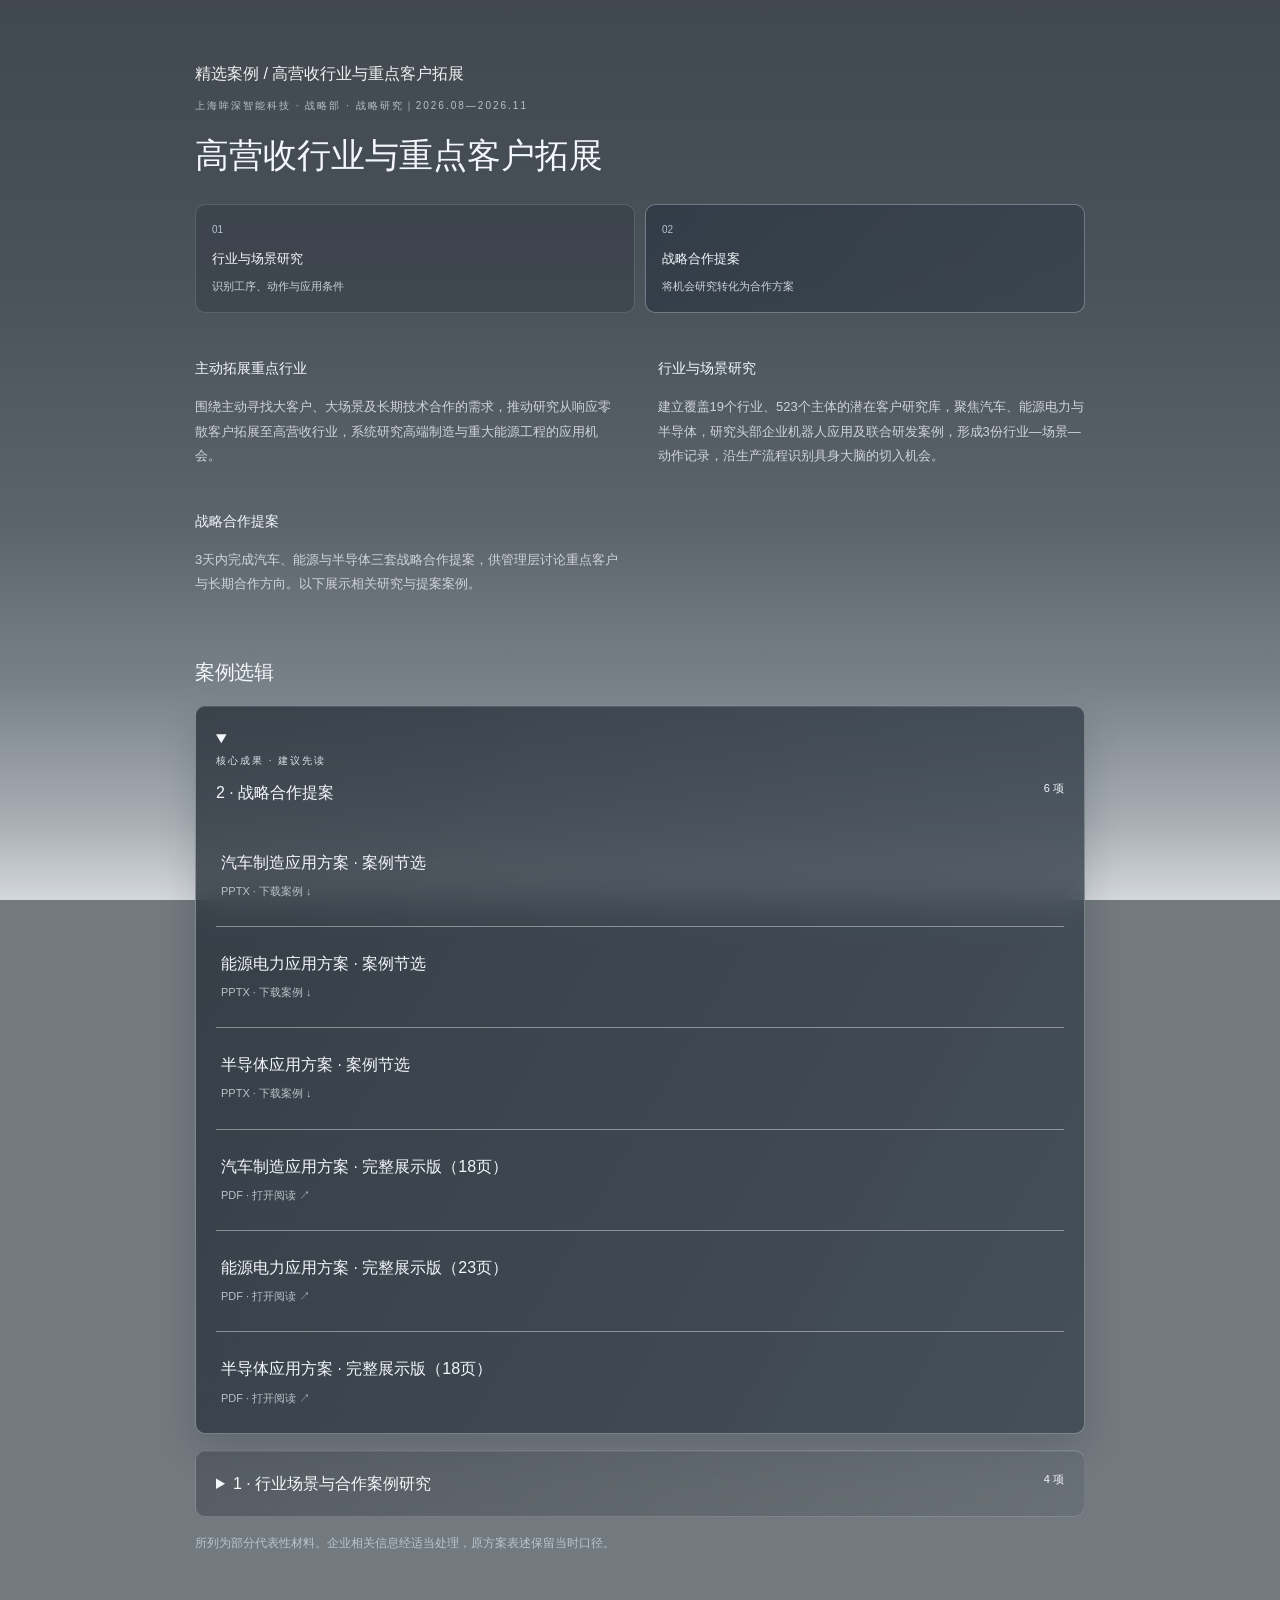
<file: works/6.html>
<!doctype html><html lang="zh-CN"><meta charset="utf-8"><meta name="viewport" content="width=device-width,initial-scale=1"><title>高营收行业与重点客户拓展｜精选案例</title><style>*{box-sizing:border-box}html{scroll-behavior:smooth}body{margin:0;color:#292725;background:#e8dfd5;font-family:"PingFang SC","Microsoft YaHei",sans-serif;line-height:1.7}body:before{content:"";position:fixed;inset:0;z-index:-1;background:radial-gradient(ellipse at 85% 15%,#eee5de,transparent 60%),linear-gradient(155deg,#b8b7bb 0%,#ead1c5 43%,#e9dfc9 77%,#cbc6be)}a{color:inherit;text-decoration:none}button,input{font:inherit}button,a{ -webkit-tap-highlight-color:transparent}a:focus-visible,button:focus-visible,input:focus-visible{outline:3px solid #806c58;outline-offset:5px}.wrap{max-width:1160px;margin:auto;padding:0 30px}nav{position:sticky;top:18px;z-index:5;display:flex;align-items:center;justify-content:space-between;margin:24px auto 0;padding:14px 24px;border-radius:50px;background:#fff9ee99;border:1px solid #ffffff88;backdrop-filter:blur(22px)}.brand{font-weight:650;letter-spacing:2px}.navlinks{display:flex;gap:27px;font-size:13px}.hero{min-height:650px;display:grid;grid-template-columns:1.25fr 1fr;align-items:center;gap:75px;padding:65px 0 90px}.eyebrow{font-size:11px;letter-spacing:2px;color:#786a60;text-transform:uppercase}h1{font-size:clamp(40px,5.2vw,67px);font-weight:550;line-height:1.24;letter-spacing:-2px;margin:22px 0}h1 em{font-family:Georgia,serif;font-weight:400}p{color:#706961}.intro{max-width:470px;font-size:15px}.actions{display:flex;gap:12px;margin-top:30px;flex-wrap:wrap}.button{display:inline-block;padding:12px 22px;background:#302e2b;color:white;border:0;border-radius:30px;cursor:pointer;font-size:13px}.light{background:#fff8edaa;color:#3b3530}.portrait{height:430px;position:relative;border:12px solid #fff8ec66;border-radius:110px 110px 42px 42px;background:#a6a3a0;box-shadow:0 25px 65px #57483c20}.portrait img{width:100%;height:100%;object-fit:cover;object-position:center 22%;border-radius:98px 98px 30px 30px;filter:saturate(.7)}.note{position:absolute;bottom:20px;left:-35px;background:#f9f2e5db;backdrop-filter:blur(20px);padding:20px 25px;border:1px solid #fff8;border-radius:24px;box-shadow:0 15px 40px #76665c22;font-size:13px}.note strong{display:block;font-size:17px}.section{padding:65px 0;scroll-margin-top:110px}.sectionhead{display:flex;justify-content:space-between;align-items:end;gap:20px;margin-bottom:25px}h2{font-weight:500;font-size:34px;letter-spacing:-1px;margin:8px 0}.sectionhead p{font-size:13px;margin:0}.filters{display:flex;gap:8px;flex-wrap:wrap;margin:26px 0}.filters button{border:1px solid #fff8;background:#fff5e855;padding:9px 19px;border-radius:30px;color:#655d54;cursor:pointer;font-size:13px}.filters button.active{background:#35312d;color:white;border-color:#35312d}input{background:#fff6eb88;border:1px solid #fff9;border-radius:22px;padding:10px 16px;width:230px;font-size:13px}.grid{display:grid;grid-template-columns:repeat(2,1fr);gap:20px}.card{display:flex;flex-direction:column;min-height:300px;background:#fff9ed80;border:1px solid #fff9;border-radius:30px;padding:32px;transition:transform .25s,background .25s}.card:hover{transform:translateY(-5px);background:#fff9edb0}.card h3{font-size:23px;line-height:1.4;font-weight:550;margin:20px 0 10px}.card p{font-size:14px;max-width:440px}.card .foot{margin-top:auto;padding-top:20px;display:flex;justify-content:space-between;font-size:12px;color:#7a6c5e}.card .arrow{font-size:22px;line-height:1}.about{background:#fff8ec70;border:1px solid #fff9;border-radius:35px;padding:40px;display:grid;grid-template-columns:1fr 1fr;gap:50px}.about p{font-size:14px}footer{padding:40px 0;font-size:12px;color:#7a7067;display:flex;justify-content:space-between}.empty{padding:35px}dialog{border:1px solid #fff;border-radius:28px;background:#f3ede4;color:#292725;max-width:860px;width:calc(100% - 32px);max-height:88vh;padding:35px}dialog::backdrop{background:#28252277;backdrop-filter:blur(9px)}dialog h2{font-size:28px;padding-right:25px}dialog h3{font-size:16px;margin-top:26px}dialog p{font-size:14px}.close{position:absolute;right:20px;top:18px;border:0;background:#e3d9cd;border-radius:50%;width:34px;height:34px;cursor:pointer}iframe{width:100%;height:65vh;border:0;margin-top:22px;border-radius:12px}.detail{max-width:800px;padding:50px 30px;margin:auto}.detail h1{font-size:38px}.detail h2{font-size:20px;margin-top:35px}@media(max-width:700px){.wrap{padding:0 20px}nav{padding:12px 18px}.navlinks{gap:15px}.hero{grid-template-columns:1fr;gap:30px;padding:55px 0;min-height:0}.portrait{height:360px;width:80%;margin:0 auto}.note{left:-20px}.grid,.about{grid-template-columns:1fr}.section{padding:40px 0}.sectionhead{align-items:start;flex-direction:column}.sectionhead input{width:100%}.card{min-height:270px;padding:27px}.about{gap:15px;padding:28px}h2{font-size:29px}footer{gap:20px;flex-wrap:wrap}dialog{padding:25px}}@media(prefers-reduced-motion:reduce){html{scroll-behavior:auto}.card{transition:none}}
.reader{max-width:1180px;margin:auto;padding:45px 30px}.reader h1{font-size:34px;letter-spacing:0;line-height:1.4}.reader article{background:#fffaf2bd;border:1px solid #fff;border-radius:22px;padding:32px;margin-top:28px;overflow-wrap:anywhere}.reader article p{font-size:15px;color:#423d36;white-space:pre-wrap}.reader article h2{font-size:22px}.readnote{font-size:12px!important;color:#817467!important}.tablewrap{overflow-x:auto;margin:22px 0;border:1px solid #d6cbbf;border-radius:10px}table{border-collapse:collapse;min-width:700px;font-size:13px;background:#fffaf5}td{border:1px solid #ded5ca;padding:12px;min-width:150px;max-width:380px;vertical-align:top;white-space:normal;overflow-wrap:anywhere}tr:first-child{background:#e9dfd3;font-weight:600}.filelink{display:block;background:#fff9eaaa;border:1px solid white;border-radius:18px;padding:23px;margin:15px 0}.filelink strong{display:block;font-size:18px}.filelink span{font-size:12px;color:#796b5c}.filelink:hover{background:#fffaf0}@media(max-width:700px){.reader{padding:25px 16px}.reader h1{font-size:27px}.reader article{padding:18px}}@media print{body{background:white}.reader{padding:0}.reader .actions,.reader>a{display:none}.reader article{padding:0;border:0}.tablewrap{overflow:visible}table{min-width:0;font-size:8px}td{min-width:0;padding:4px}h1{font-size:25px!important}}</style><style>
:root{--ink:#e5ebf3;--muted:#a1adbd;--line:#c1d4ec22;--panel:#172330;--accent:#c1d8f1}body{background:#101923;color:var(--ink)}body:before{background:radial-gradient(ellipse at 85% 5%,#64718177,transparent 40%),radial-gradient(ellipse at 0 45%,#33465c55,transparent 55%),linear-gradient(125deg,#17222e,#101821 70%)}p{color:var(--muted)}.wrap{max-width:1240px;padding:0 50px}nav{background:#17212bd9;border-color:var(--line);border-radius:14px;padding:17px 23px;top:16px}.brand{letter-spacing:1px}.navlinks{color:#bac8d7}.eyebrow{color:#8da3ba;font-size:10px;letter-spacing:2px}.hero{grid-template-columns:1.5fr 1fr;gap:55px;padding:75px 0 80px;min-height:690px}h1{font-family:Georgia,'Times New Roman',serif;font-weight:400;font-size:clamp(43px,4.6vw,64px);line-height:1.12;letter-spacing:-2px;margin:22px 0;color:#f2f4f7}h1 em{color:#acc0d6;font-weight:400}.hero-thought{font-family:Georgia,serif;font-size:17px;line-height:1.6;color:#bec9d6;margin:28px 0}.intro{font-size:13px;line-height:1.9;max-width:540px}.intro-extra{display:inline-block;margin-top:9px;color:#a1b2c5}.portrait{height:470px;border:1px solid #c7d5e733;border-radius:160px 160px 18px 18px;box-shadow:0 30px 90px #05090d66;background:#58616c;transform:translateY(8px)}.portrait img{border-radius:160px 160px 18px 18px;filter:saturate(.55);object-position:center 20%}.note{left:-22px;bottom:22px;padding:18px 24px;background:linear-gradient(130deg,#8595a75c,#253446c9);border-color:#b9cde83b;border-radius:12px;color:#dce5f0;box-shadow:0 15px 40px #060e1733}.note .eyebrow{color:#c3d2e2;font-size:9px}.note strong{font-family:Georgia,serif;font-weight:400;font-size:25px}.note>span:last-child{font-size:11px;color:#b9c9d9}.button{background:linear-gradient(120deg,#d4dfeb,#a8bad0);color:#162332;border-radius:7px;padding:11px 17px;font-size:12px;box-shadow:inset 0 1px #fff7;transition:transform .2s,box-shadow .2s}.button:hover{transform:translateY(-2px);box-shadow:0 8px 24px #83a3c122}.button.light{background:#ffffff08;border:1px solid #b4c7df33;color:#c4d3e3;box-shadow:none}.section{padding:50px 0;border-top:1px solid var(--line)}h2{font-family:Georgia,'PingFang SC',serif;font-size:34px;letter-spacing:-.5px}.sectionhead p{max-width:650px;font-size:12px}input{background:#18232e;border:1px solid var(--line);color:#dce5f0;border-radius:7px}input::placeholder{color:#8292a4}.filterbar{display:flex;align-items:center;justify-content:space-between;gap:14px;flex-wrap:wrap;margin:26px 0}.filters,.formats{display:flex;gap:5px;margin:0;flex-wrap:wrap}.filters button,.formats button{border:1px solid transparent;border-radius:5px;background:transparent;color:#93a3b6;padding:7px 11px;cursor:pointer;font-size:12px}.filters button.active,.formats button.active{background:#c2d5eb17;color:#e0ebf7;border-color:#c2d5eb24}.formats{border-left:1px solid var(--line);padding-left:13px}.grid{display:grid;grid-template-columns:repeat(2,minmax(0,1fr));gap:0 35px}.card{position:relative;min-height:0;border:0;border-bottom:1px solid var(--line);border-radius:0;background:transparent;padding:26px 6px 22px;transition:background .3s,transform .3s;overflow:hidden}.card:before{content:"";height:1px;position:absolute;bottom:0;left:0;width:0;background:#b2cee9;transition:width .4s}.card:hover{background:#b1cbe908;transform:translateY(-2px)}.card:hover:before{width:100%}.card h3{font-weight:500;font-size:19px;line-height:1.5;letter-spacing:0;margin:12px 0 8px;color:#e0e8f1}.card p{font-size:12px;line-height:1.8;margin:0;max-width:470px;color:#96a8bb}.card .foot{font-size:10px;color:#8298af;padding-top:17px}.card .arrow{color:#b7cbe1;transition:transform .3s}.card:hover .arrow{transform:translate(3px,-3px)}.about{background:transparent;border:0;padding:0;gap:80px;border-radius:0}.about h3{font-size:14px;font-weight:500}.about p{font-size:13px}.about h2{font-size:36px}footer{color:#75889d;border-top:1px solid var(--line);font-size:10px}.detail{max-width:950px;padding-top:60px}.detail h1{font-family:'PingFang SC',sans-serif;font-size:34px;letter-spacing:0}.filelink{border:0;border-bottom:1px solid var(--line);border-radius:0;background:transparent;padding:23px 5px;margin:0;transition:background .3s}.filelink:hover{background:#d1e2f30a}.filelink strong{font-size:16px;font-weight:500}.filelink span{color:#91a7be;font-size:11px}.readnote{color:#8496aa!important}dialog{background:#172330;border:1px solid #a7bddb44;color:#e2eaf3;border-radius:14px}dialog p{color:#b2c0d0}.close{background:#2e4053;color:#d8e3ee}.hero>div:first-child{animation:rise .9s both}.portrait{animation:rise 1.2s both}.section{animation:rise .8s both}.reveal{opacity:0;transform:translateY(20px);transition:opacity .7s,transform .7s}.reveal.in-view{opacity:1;transform:translateY(0)}@keyframes rise{from{opacity:0;transform:translateY(18px)}to{opacity:1;transform:translateY(0)}}@media(max-width:760px){.wrap{padding:0 22px}.hero{grid-template-columns:1fr;gap:35px;padding:50px 0}.hero h1{font-size:46px}.hero-thought{font-size:16px}.portrait{height:390px;width:80%;max-width:360px}.grid{grid-template-columns:1fr}.about{grid-template-columns:1fr;gap:25px}.formats{border-left:0;padding-left:0}.sectionhead{gap:20px}.card{padding:22px 0}.note{left:-18px}.filterbar{gap:12px}.detail{padding:35px 22px}.detail h1{font-size:28px}h2{font-size:29px}}@media(prefers-reduced-motion:reduce){*{animation:none!important;transition:none!important}.reveal{opacity:1;transform:none}html{scroll-behavior:auto}}
.folder{margin:16px 0;border:1px solid #c1d4ec22;border-radius:10px;padding:0 20px}.folder summary{cursor:pointer;padding:19px 0;font-size:16px;font-weight:500}.folder summary span{float:right;font-size:11px;color:#899db2}.folder .filelink:last-child{border-bottom:0}.work-description{margin:30px 0 45px;display:grid;grid-template-columns:1fr 1fr;gap:14px 35px}.worknote h3{font-size:14px;font-weight:500;color:#d4e0ed}.worknote p{font-size:13px;line-height:1.9;margin-top:8px}.project-main{display:block}.secondary-link{font-size:11px;color:#c1d7ed;border-bottom:1px solid #8aadc155}.folder-number{font-size:10px;color:#809bb7;margin-right:12px}.group-heading{grid-column:1/-1;margin:28px 0 0;font-size:12px;color:#859fb8;letter-spacing:2px}.portrait img{object-position:center 20%}@media(max-width:700px){.work-description{grid-template-columns:1fr;gap:8px}.folder{padding:0 14px}.folder summary{font-size:14px}.folder summary span{float:none;display:block;margin-left:18px}}.pathway{display:flex;gap:10px;margin:30px 0}.step{flex:1;border:1px solid #c1d4ec22;border-radius:10px;padding:16px;background:#14202c}.step>span{font-size:10px;color:#7f96af;display:block;margin-bottom:6px}.step strong{font-size:13px;font-weight:500}.step p{font-size:11px;margin:6px 0 0}.step.destination{background:linear-gradient(125deg,#48637f55,#23394e);border-color:#a8c5e36b}.core-folder{background:linear-gradient(120deg,#354e6666,#192733);border-color:#abc7e566;box-shadow:0 15px 35px #080f1822}.core-folder summary small{display:block;color:#bcd5ef;letter-spacing:2px;font-size:10px;margin-bottom:10px}.file-description{font-size:12px;line-height:1.8;color:#9caec1;margin:8px 0}.paper-summaries{display:grid;gap:16px;margin-top:18px}.paper-summary{border-left:2px solid #8cabc459;padding-left:14px;display:block}.paper-summary>span{font-size:10px;color:#8da6be}.paper-summary strong{display:block;font-weight:500;font-size:14px;margin:6px 0}.paper-summary p{font-size:11px}.card:has(.paper-summaries){grid-column:1/-1}.card:has(.paper-summaries) .paper-summaries{grid-template-columns:1fr 1fr}@media(max-width:700px){.pathway{flex-direction:column}.card:has(.paper-summaries) .paper-summaries{grid-template-columns:1fr}}
/* Cool translucent finish, with contrast retained for reading. */
body{background:#26394b}body:before{background:radial-gradient(ellipse at 85% 3%,#a8c6de42,transparent 44%),radial-gradient(ellipse at 8% 42%,#749fbd25,transparent 52%),linear-gradient(128deg,#354b60 0%,#21364a 42%,#182b3b 78%,#304657 100%)}nav{background:linear-gradient(120deg,#c9e2f018,#c9dff008);border-color:#d5eafa30;box-shadow:inset 0 1px 0 #e9f6ff20,0 8px 35px #0a18231c;backdrop-filter:blur(26px) saturate(120%)}.portrait{border-color:#d6ebff55;box-shadow:0 28px 70px #09182740,0 0 55px #b6ddff10}.note{background:linear-gradient(135deg,#c5dcea52,#54718c66);border-color:#e0f1ff5c;backdrop-filter:blur(24px)}.folder{background:linear-gradient(120deg,#cee6fa08,#a4c7e403);border-color:#cde7ff30}.core-folder{background:linear-gradient(115deg,#aacbe833,#6f99bd17);border-color:#c4e3ff70;box-shadow:inset 0 1px #ffffff16,0 15px 35px #0a17251c}.card:hover{background:#d5ecff0a}.step{background:#d1e7fc08}.step.destination{background:linear-gradient(120deg,#9bc9ec30,#5583a823)}input{background:#d5e9ff0b;border-color:#cee6ff30}.filters button.active,.formats button.active{background:#cde7ff20;border-color:#d1e9ff38}.card p,.intro,.worknote p{color:#b7c7d7}.file-description{color:#b3c5d6}

/* Frosted glass: pale blue-gray, diffused light and translucent surfaces. */
:root{--ink:#243b4f;--muted:#50687d;--line:#ffffff70;--accent:#416582}body{background:#b7c6d1;color:var(--ink)}body:before{background:radial-gradient(ellipse at 13% 15%,#f0f6faad 0%,transparent 50%),radial-gradient(ellipse at 95% 46%,#dce9f299,transparent 48%),linear-gradient(145deg,#8ca2b3 0%,#b7c7d3 35%,#cbd7df 70%,#9bb3c6 100%)}.wrap{max-width:1260px}nav{background:linear-gradient(115deg,#ffffff38,#edf4fa20);border:1px solid #ffffff66;box-shadow:inset 0 1px #ffffff77,0 12px 35px #3b526517;backdrop-filter:blur(30px) saturate(115%);border-radius:20px}.navlinks{color:#314c62}.brand{color:#253e52}.hero{position:relative;isolation:isolate;grid-template-columns:1.5fr 1fr;padding:80px 0 100px;overflow:visible}.hero>div:not(.ambient-orb){position:relative;z-index:1}.hero>div:first-child{animation:none}.eyebrow{color:#516e86}h1{color:#253f55;text-shadow:0 1px #ffffff44}.hero h1 em{color:#52758f}.hero-thought{color:#36556e}.intro,.intro-extra,.card p,.worknote p{color:#435f75}.ambient-orb{position:absolute!important;z-index:-1!important;pointer-events:none;border-radius:50%;filter:blur(25px);animation:ambientDrift 19s ease-in-out infinite alternate}.orb-one{width:390px;height:390px;left:-100px;top:80px;background:radial-gradient(circle,#f7fbff6b,#e4f1fa06 68%)}.orb-two{width:440px;height:440px;right:-15px;top:240px;background:radial-gradient(circle,#789fbe33,#8eabc200 70%);animation-delay:-8s}.portrait{border:1px solid #ffffff88;background:#b2c1ce;border-radius:120px 120px 24px 24px;box-shadow:0 26px 65px #3c526525,inset 0 1px #fff8;padding:8px}.portrait img{border-radius:112px 112px 18px 18px;filter:saturate(.8)}.note{left:-32px;bottom:22px;background:linear-gradient(130deg,#f5f9fd88,#dae7f057);border:1px solid #ffffffa1;box-shadow:inset 0 1px #ffffff99,0 15px 36px #405a7020;backdrop-filter:blur(25px);color:#29485f}.note .eyebrow{color:#577187}.note>span:last-child{color:#4d687f}.button{background:linear-gradient(115deg,#fafcffe0,#e5eff8a8);border:1px solid #ffffffa3;color:#2a4a64;border-radius:12px;box-shadow:inset 0 1px #fff,0 6px 20px #3f5a7410}.button.light{background:#ffffff30;color:#37556d;border:1px solid #ffffff77}.button:hover{box-shadow:0 9px 25px #3b5e7821}.section{border-color:#ffffff5a}.sectionhead p,p{color:#4c667b}.filterbar{background:#eef5fb29;padding:12px;border:1px solid #ffffff55;border-radius:16px;backdrop-filter:blur(14px)}.filters button,.formats button{color:#466279;border-radius:8px}.filters button.active,.formats button.active{background:#ffffff9c;color:#263f54;border-color:#ffffffa6;box-shadow:0 3px 10px #3a526512}.formats{border-color:#ffffff77}input{background:#f4f9fe55;border:1px solid #ffffff77;color:#2a485e;border-radius:12px}input::placeholder{color:#607a8f}.grid{gap:0 26px}.card{border-bottom-color:#ffffff70;padding:24px 12px}.card:hover{background:#ffffff20}.card:before{background:#eff9ff}.card h3{color:#243f54}.card .foot,.card .arrow{color:#4c6f8b}.group-heading,.folder-number{color:#56768f}.secondary-link{color:#2d5879;border-color:#668ba655}.about h3,.about h2{color:#29485e}.about p{color:#476278}footer{border-color:#ffffff77;color:#547087}.folder{background:linear-gradient(120deg,#ffffff38,#f4f9fe16);border:1px solid #ffffff77;box-shadow:inset 0 1px #ffffff55;backdrop-filter:blur(18px)}.folder summary span{color:#54748c}.core-folder{background:linear-gradient(120deg,#f4fbff7d,#d6e8f34d);border:1px solid #ffffffb5;box-shadow:inset 0 1px #fff,0 12px 30px #4b6a811c}.core-folder summary small{color:#406581}.filelink{border-bottom-color:#ffffff66}.filelink:hover{background:#ffffff26}.filelink span,.file-description{color:#4d6c84}.readnote{color:#58758d!important}.step{background:#ffffff23;border-color:#ffffff66}.step strong,.worknote h3{color:#294b64}.step p{color:#4f6c82}.step>span{color:#62819b}.step.destination{background:linear-gradient(130deg,#f4faff77,#d9edf559);border-color:#ffffff99}.paper-summary{border-left-color:#7398b370}.paper-summary>span{color:#506f87}.paper-summary strong{color:#25455d}.paper-summary p{color:#47657c}dialog{background:#d8e5eeed;color:#28465e;border-color:#ffffffb0;backdrop-filter:blur(30px)}dialog p{color:#456378}.close{background:#f5faff99;color:#35566e}.hero-status{position:absolute!important;left:0;right:0;bottom:26px;display:flex;justify-content:space-between;align-items:center;font-size:10px;letter-spacing:1px;color:#45677f}.hero-status>span{padding:9px 13px;border:1px solid #ffffff66;border-radius:24px;background:#eff8ff2e;animation:statusFloat 8s ease-in-out infinite}.hero-status i{display:inline-block;width:5px;height:5px;background:#6d9b94;border-radius:50%;margin-right:8px}.hero-status button{border:1px solid #ffffff66;color:#486b84;background:#f3faff30;padding:8px 12px;border-radius:20px;font-size:11px;cursor:pointer}.particle-heading{position:relative}.particle-heading>span,.particle-heading>em{display:block}.particle-heading canvas{position:absolute;inset:0;pointer-events:none;width:100%;height:100%}.particle-heading.ready>span,.particle-heading.ready>em{opacity:0}.particle-heading.ready{text-shadow:none}@keyframes ambientDrift{to{transform:translate(25px,-22px) scale(1.08)}}@keyframes statusFloat{50%{transform:translateY(-4px)}}@media(max-width:760px){.hero{grid-template-columns:1fr;padding:55px 0 95px;overflow:hidden}.hero h1{font-size:clamp(29px,8.7vw,43px);letter-spacing:-1.2px}.portrait{border-radius:100px 100px 22px 22px}.portrait img{border-radius:92px 92px 16px 16px}.note{left:-12px}.hero-status{bottom:25px}.filterbar{padding:10px}.ambient-orb{width:280px;height:280px}.hero-status{font-size:9px}.card{padding-left:4px;padding-right:4px}}@media(prefers-reduced-motion:reduce){.ambient-orb,.hero-status>span{animation:none}.particle-heading canvas{display:none}.particle-heading.ready>span,.particle-heading.ready>em{opacity:1}}
/* Reference correction: white typography on smoky blue glass. */
:root{--ink:#f5f8fb;--muted:#e0e8ef;--line:#ffffff32;--accent:#edf6ff}body{background:#718695;color:#f4f7fa}body:before{background:radial-gradient(ellipse at 12% 45%,#a5bacb20,transparent 55%),radial-gradient(ellipse at 90% 15%,#c9dce823,transparent 50%),linear-gradient(165deg,#4f6679 0%,#6b8090 42%,#8397a5 78%,#718a9b 100%)}nav{background:linear-gradient(120deg,#dceaf013,#eaf4fb09);border-color:#e9f5ff3b;box-shadow:inset 0 1px #ffffff2a,0 12px 30px #253d5012}.brand,.navlinks,h1,.hero h1 em,.hero-thought,.intro,.intro-extra,.eyebrow,.sectionhead p,.card h3,.card p,.card .foot,.card .arrow,.about h3,.about h2,.about p,h2,h3,p,footer,.group-heading,.folder-number,.secondary-link,.worknote h3,.worknote p,.filelink,.filelink span,.file-description,.folder summary,.folder summary span,.paper-summary>span,.paper-summary strong,.paper-summary p,.step>span,.step strong,.step p,.hero-status,.hero-status button{color:#f3f7fb}.eyebrow,.group-heading,.folder-number,.card .foot,.filelink span,footer,.paper-summary>span{color:#dce7ef}.intro,.intro-extra,.card p,.worknote p,.file-description,.about p{color:#e4edf4}.hero h1 em{color:#e6f0f8}h1{text-shadow:0 1px 5px #304b5c18}.note{background:linear-gradient(120deg,#eaf6ff35,#dceaf024);border-color:#ffffff65;box-shadow:inset 0 1px #ffffff55,0 14px 35px #314b6025;color:#fff}.note .eyebrow,.note strong,.note>span:last-child{color:#f5faff}.portrait{border-color:#ffffff65;background:#dce9f01a}.button{background:linear-gradient(115deg,#f7fcffbc,#e6f1f7a3);color:#344f62;border-color:#ffffff99;box-shadow:inset 0 1px #ffffffbb,0 5px 20px #26445912}.button.light{background:#eaf4fc18;color:#f5faff;border-color:#ffffff50}.filterbar{background:#deedf51c;border-color:#ffffff37}.filters button,.formats button{color:#eff6fc}.filters button.active,.formats button.active{background:#f3faff40;border-color:#ffffff73;color:#fff;box-shadow:inset 0 1px #ffffff22}input{background:#e6f1fa20;color:#fff;border-color:#ffffff50}input::placeholder{color:#e0eaf2}.card{border-bottom-color:#ffffff35}.card:hover{background:#edf7ff13}.folder{background:linear-gradient(120deg,#e8f3fa20,#e8f3fa10);border-color:#ffffff40}.core-folder{background:linear-gradient(120deg,#f4fbff35,#dfedf523);border-color:#ffffff77;box-shadow:inset 0 1px #ffffff66,0 12px 35px #314d6218}.core-folder summary small{color:#f5faff}.step{background:#dcecf319;border-color:#ffffff33}.step.destination{background:linear-gradient(120deg,#edf7ff38,#d6e9f526);border-color:#ffffff70}.readnote{color:#e1ebf2!important}.paper-summary{border-color:#e4f3ff75}.filelink:hover{background:#ffffff15}.section,footer{border-color:#ffffff3d}dialog{background:#627d91ed;color:#f8fbff;border-color:#ffffff70}dialog p{color:#e6eff6}.close{background:#e9f6ff33;color:#fff}.hero-status>span,.hero-status button{background:#e8f4ff1a;border-color:#ffffff40}.ambient-orb{opacity:.45}.hero-status i{background:#c2eadf}
/* Graphite-led palette: neutral depth with a restrained cool undertone. */
:root{--ink:#f0f1f2;--muted:#d0d3d6;--line:#ffffff26;--accent:#dce0e3}body{background:#4c5156;color:#f0f1f2}body:before{background:radial-gradient(ellipse at 90% 14%,#b9bfc51a,transparent 45%),radial-gradient(ellipse at 8% 50%,#c2c7cc0d,transparent 52%),linear-gradient(162deg,#30353b 0%,#43494f 35%,#62696f 74%,#4a5158 100%)}nav{background:linear-gradient(120deg,#262b32b0,#363c428f);border-color:#ffffff24;box-shadow:inset 0 1px #ffffff16,0 10px 35px #12171c20}.ambient-orb{opacity:.16;filter:blur(40px)}.orb-one{background:radial-gradient(circle,#ebedef44,#d5d9de00 68%)}.orb-two{background:radial-gradient(circle,#b9c0c71f,#b9c0c700 70%)}.hero h1,.hero h1 em{color:#f2f3f4}.hero-thought{color:#e1e3e5}.intro,.intro-extra,.card p,.worknote p,.about p,.file-description{color:#d0d4d8}.eyebrow,.group-heading,.folder-number,.card .foot,.filelink span,.paper-summary>span,footer{color:#b9c1c8}.portrait{background:#9a9fa41c;border-color:#ffffff36;box-shadow:0 26px 60px #11182045,inset 0 1px #ffffff26}.note{background:linear-gradient(130deg,#d8dce04d,#7f88934d);border-color:#ffffff4f;box-shadow:inset 0 1px #ffffff26,0 14px 34px #161d2726}.note .eyebrow,.note>span:last-child{color:#e1e4e7}.button{background:linear-gradient(120deg,#f0f2f4d6,#ccd1d5bf);border-color:#ffffff7a;color:#2c343b;box-shadow:inset 0 1px #ffffff99,0 5px 18px #18212b20}.button.light{background:#e5e8ec10;color:#e9ecef;border-color:#ffffff36}.filterbar{background:#282e3587;border-color:#ffffff24;box-shadow:inset 0 1px #ffffff12}.filters button,.formats button{color:#c8cfd5}.filters button.active,.formats button.active{background:#dde2e529;color:#f3f5f7;border-color:#ffffff43}.formats{border-color:#ffffff26}input{background:#242b3370;border-color:#ffffff2f;color:#f3f5f7}input::placeholder{color:#b6c0c9}.card{border-bottom-color:#ffffff28}.card:hover{background:#e8edf40b}.card:before{background:#d7dce2}.card .arrow,.secondary-link{color:#d5dce3}.secondary-link{border-color:#b9c4d24a}.folder{background:linear-gradient(120deg,#282f365e,#3e48502b);border-color:#ffffff2e;box-shadow:inset 0 1px #ffffff12}.core-folder{background:linear-gradient(120deg,#242c35c4,#36424dc2);border-color:#e1e7ee62;box-shadow:inset 0 1px #ffffff22,0 15px 36px #1119232b}.core-folder summary small{color:#dbe2e8}.step{background:#252d354d;border-color:#ffffff26}.step.destination{background:linear-gradient(125deg,#2e3945cf,#36414bbf);border-color:#d2dce560}.step>span{color:#b4c0cc}.step p,.paper-summary p{color:#cbd2d9}.paper-summary{border-color:#c1cad260}.filelink:hover{background:#e9eef410}.readnote{color:#bac4cd!important}.hero-status,.hero-status button{color:#d1d8de}.hero-status>span,.hero-status button{background:#c8d0d910;border-color:#ffffff2b}.hero-status i{background:#bbc9c6}.section,footer{border-color:#ffffff26}dialog{background:#38424bed;color:#f2f4f6;border-color:#ffffff4a}dialog p{color:#d0d8df}.close{background:#cbd5df24;color:#f0f4f7}
/* Smoky graphite: extended dark upper field, light concentrated at the bottom. */
body{background:#72797f}body:before{background:linear-gradient(180deg,#41484f 0%,#4a525a 32%,#5b636b 58%,#798188 76%,#a6adb3 91%,#d4d8dc 100%)}.ambient-orb{opacity:0}
</style><main class="detail"><a href="../index.html#works">精选案例 / 高营收行业与重点客户拓展</a><p class="eyebrow">上海眸深智能科技 · 战略部 · 战略研究｜2026.08—2026.11</p><h1>高营收行业与重点客户拓展</h1><div class="pathway"><div class="step "><span>01</span><strong>行业与场景研究</strong><p>识别工序、动作与应用条件</p></div><div class="step destination"><span>02</span><strong>战略合作提案</strong><p>将机会研究转化为合作方案</p></div></div><div class="work-description"><section class="worknote"><h3>主动拓展重点行业</h3><p>围绕主动寻找大客户、大场景及长期技术合作的需求，推动研究从响应零散客户拓展至高营收行业，系统研究高端制造与重大能源工程的应用机会。</p></section><section class="worknote"><h3>行业与场景研究</h3><p>建立覆盖19个行业、523个主体的潜在客户研究库，聚焦汽车、能源电力与半导体，研究头部企业机器人应用及联合研发案例，形成3份行业—场景—动作记录，沿生产流程识别具身大脑的切入机会。</p></section><section class="worknote"><h3>战略合作提案</h3><p>3天内完成汽车、能源与半导体三套战略合作提案，供管理层讨论重点客户与长期合作方向。以下展示相关研究与提案案例。</p></section></div><h2>案例选辑</h2><details class="folder core-folder" open><summary><small>核心成果 · 建议先读</small>2 · 战略合作提案<span>6 项</span></summary><a class="filelink" href="https://new1debaidong-eng.github.io/xinyi-portfolio/files/%E6%B1%BD%E8%BD%A6%E5%88%B6%E9%80%A0%E5%BA%94%E7%94%A8%E6%96%B9%E6%A1%88_%E6%A1%88%E4%BE%8B%E8%8A%82%E9%80%89.pptx" download><strong>汽车制造应用方案 · 案例节选</strong><span>PPTX · 下载案例 ↓</span></a><a class="filelink" href="https://new1debaidong-eng.github.io/xinyi-portfolio/files/%E8%83%BD%E6%BA%90%E7%94%B5%E5%8A%9B%E5%BA%94%E7%94%A8%E6%96%B9%E6%A1%88_%E6%A1%88%E4%BE%8B%E8%8A%82%E9%80%89.pptx" download><strong>能源电力应用方案 · 案例节选</strong><span>PPTX · 下载案例 ↓</span></a><a class="filelink" href="https://new1debaidong-eng.github.io/xinyi-portfolio/files/%E5%8D%8A%E5%AF%BC%E4%BD%93%E5%BA%94%E7%94%A8%E6%96%B9%E6%A1%88_%E6%A1%88%E4%BE%8B%E8%8A%82%E9%80%89.pptx" download><strong>半导体应用方案 · 案例节选</strong><span>PPTX · 下载案例 ↓</span></a><a class="filelink" href="https://new1debaidong-eng.github.io/xinyi-portfolio/files/%E6%B1%BD%E8%BD%A6%E5%88%B6%E9%80%A0%E5%BA%94%E7%94%A8%E6%96%B9%E6%A1%88_%E5%AE%8C%E6%95%B4%E5%B1%95%E7%A4%BA%E7%89%88.pdf"><strong>汽车制造应用方案 · 完整展示版（18页）</strong><span>PDF · 打开阅读 ↗</span></a><a class="filelink" href="https://new1debaidong-eng.github.io/xinyi-portfolio/files/%E8%83%BD%E6%BA%90%E7%94%B5%E5%8A%9B%E5%BA%94%E7%94%A8%E6%96%B9%E6%A1%88_%E5%AE%8C%E6%95%B4%E5%B1%95%E7%A4%BA%E7%89%88.pdf"><strong>能源电力应用方案 · 完整展示版（23页）</strong><span>PDF · 打开阅读 ↗</span></a><a class="filelink" href="https://new1debaidong-eng.github.io/xinyi-portfolio/files/%E5%8D%8A%E5%AF%BC%E4%BD%93%E5%BA%94%E7%94%A8%E6%96%B9%E6%A1%88_%E5%AE%8C%E6%95%B4%E5%B1%95%E7%A4%BA%E7%89%88.pdf"><strong>半导体应用方案 · 完整展示版（18页）</strong><span>PDF · 打开阅读 ↗</span></a></details><details class="folder " ><summary>1 · 行业场景与合作案例研究<span>4 项</span></summary><a class="filelink" href="https://new1debaidong-eng.github.io/xinyi-portfolio/files/%E6%B1%BD%E8%BD%A6%E5%8F%8A%E9%9B%B6%E9%83%A8%E4%BB%B6%E8%A1%8C%E4%B8%9A%E6%9C%BA%E5%99%A8%E4%BA%BA%E5%9C%BA%E6%99%AF%E4%B8%8E%E5%8A%A8%E4%BD%9C%E8%A1%A8_%E5%B1%95%E7%A4%BA%E7%89%88.xlsx" download><strong>汽车及零部件行业机器人场景与动作表</strong><span>XLSX · 下载案例 ↓</span></a><a class="filelink" href="https://new1debaidong-eng.github.io/xinyi-portfolio/files/%E8%83%BD%E6%BA%90%E7%94%B5%E5%8A%9B%E8%A1%8C%E4%B8%9A%E6%9C%BA%E5%99%A8%E4%BA%BA%E5%9C%BA%E6%99%AF%E4%B8%8E%E5%8A%A8%E4%BD%9C%E8%A1%A8_%E5%B1%95%E7%A4%BA%E7%89%88.xlsx" download><strong>能源电力行业机器人场景与动作表</strong><span>XLSX · 下载案例 ↓</span></a><a class="filelink" href="https://new1debaidong-eng.github.io/xinyi-portfolio/files/%E5%8D%8A%E5%AF%BC%E4%BD%93%E8%A1%8C%E4%B8%9A%E6%9C%BA%E5%99%A8%E4%BA%BA%E5%9C%BA%E6%99%AF%E4%B8%8E%E5%8A%A8%E4%BD%9C%E8%A1%A8_%E5%B1%95%E7%A4%BA%E7%89%88.xlsx" download><strong>半导体行业机器人场景与动作表</strong><span>XLSX · 下载案例 ↓</span></a><a class="filelink" href="https://new1debaidong-eng.github.io/xinyi-portfolio/files/%E5%85%B7%E8%BA%AB%E6%99%BA%E8%83%BD%E4%B8%8E%E5%A4%A7%E5%9E%8B%E4%BC%81%E4%B8%9A%E5%90%88%E4%BD%9C%E6%A1%88%E4%BE%8B%E5%BA%93_%E5%B1%95%E7%A4%BA%E7%89%88.xlsx" download><strong>具身智能与大型企业合作案例库</strong><span>XLSX · 下载案例 ↓</span></a></details><p class="readnote">所列为部分代表性材料。企业相关信息经适当处理，原方案表述保留当时口径。</p></main></html>
</file>
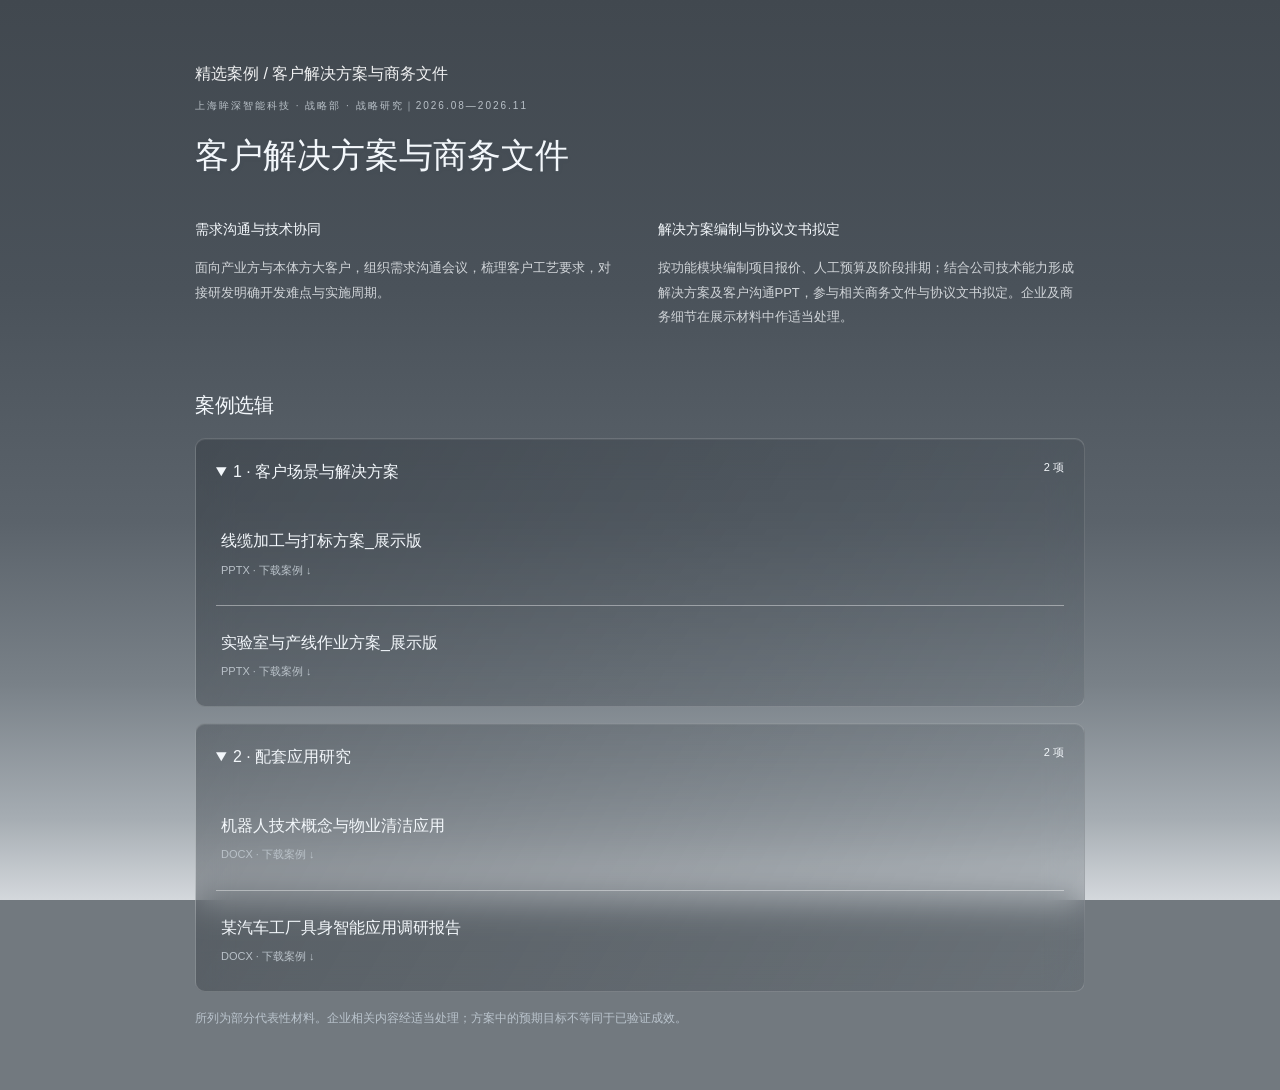
<file: works/7.html>
<!doctype html><html lang="zh-CN"><meta charset="utf-8"><meta name="viewport" content="width=device-width,initial-scale=1"><title>客户解决方案与商务文件｜精选案例</title><style>*{box-sizing:border-box}html{scroll-behavior:smooth}body{margin:0;color:#292725;background:#e8dfd5;font-family:"PingFang SC","Microsoft YaHei",sans-serif;line-height:1.7}body:before{content:"";position:fixed;inset:0;z-index:-1;background:radial-gradient(ellipse at 85% 15%,#eee5de,transparent 60%),linear-gradient(155deg,#b8b7bb 0%,#ead1c5 43%,#e9dfc9 77%,#cbc6be)}a{color:inherit;text-decoration:none}button,input{font:inherit}button,a{ -webkit-tap-highlight-color:transparent}a:focus-visible,button:focus-visible,input:focus-visible{outline:3px solid #806c58;outline-offset:5px}.wrap{max-width:1160px;margin:auto;padding:0 30px}nav{position:sticky;top:18px;z-index:5;display:flex;align-items:center;justify-content:space-between;margin:24px auto 0;padding:14px 24px;border-radius:50px;background:#fff9ee99;border:1px solid #ffffff88;backdrop-filter:blur(22px)}.brand{font-weight:650;letter-spacing:2px}.navlinks{display:flex;gap:27px;font-size:13px}.hero{min-height:650px;display:grid;grid-template-columns:1.25fr 1fr;align-items:center;gap:75px;padding:65px 0 90px}.eyebrow{font-size:11px;letter-spacing:2px;color:#786a60;text-transform:uppercase}h1{font-size:clamp(40px,5.2vw,67px);font-weight:550;line-height:1.24;letter-spacing:-2px;margin:22px 0}h1 em{font-family:Georgia,serif;font-weight:400}p{color:#706961}.intro{max-width:470px;font-size:15px}.actions{display:flex;gap:12px;margin-top:30px;flex-wrap:wrap}.button{display:inline-block;padding:12px 22px;background:#302e2b;color:white;border:0;border-radius:30px;cursor:pointer;font-size:13px}.light{background:#fff8edaa;color:#3b3530}.portrait{height:430px;position:relative;border:12px solid #fff8ec66;border-radius:110px 110px 42px 42px;background:#a6a3a0;box-shadow:0 25px 65px #57483c20}.portrait img{width:100%;height:100%;object-fit:cover;object-position:center 22%;border-radius:98px 98px 30px 30px;filter:saturate(.7)}.note{position:absolute;bottom:20px;left:-35px;background:#f9f2e5db;backdrop-filter:blur(20px);padding:20px 25px;border:1px solid #fff8;border-radius:24px;box-shadow:0 15px 40px #76665c22;font-size:13px}.note strong{display:block;font-size:17px}.section{padding:65px 0;scroll-margin-top:110px}.sectionhead{display:flex;justify-content:space-between;align-items:end;gap:20px;margin-bottom:25px}h2{font-weight:500;font-size:34px;letter-spacing:-1px;margin:8px 0}.sectionhead p{font-size:13px;margin:0}.filters{display:flex;gap:8px;flex-wrap:wrap;margin:26px 0}.filters button{border:1px solid #fff8;background:#fff5e855;padding:9px 19px;border-radius:30px;color:#655d54;cursor:pointer;font-size:13px}.filters button.active{background:#35312d;color:white;border-color:#35312d}input{background:#fff6eb88;border:1px solid #fff9;border-radius:22px;padding:10px 16px;width:230px;font-size:13px}.grid{display:grid;grid-template-columns:repeat(2,1fr);gap:20px}.card{display:flex;flex-direction:column;min-height:300px;background:#fff9ed80;border:1px solid #fff9;border-radius:30px;padding:32px;transition:transform .25s,background .25s}.card:hover{transform:translateY(-5px);background:#fff9edb0}.card h3{font-size:23px;line-height:1.4;font-weight:550;margin:20px 0 10px}.card p{font-size:14px;max-width:440px}.card .foot{margin-top:auto;padding-top:20px;display:flex;justify-content:space-between;font-size:12px;color:#7a6c5e}.card .arrow{font-size:22px;line-height:1}.about{background:#fff8ec70;border:1px solid #fff9;border-radius:35px;padding:40px;display:grid;grid-template-columns:1fr 1fr;gap:50px}.about p{font-size:14px}footer{padding:40px 0;font-size:12px;color:#7a7067;display:flex;justify-content:space-between}.empty{padding:35px}dialog{border:1px solid #fff;border-radius:28px;background:#f3ede4;color:#292725;max-width:860px;width:calc(100% - 32px);max-height:88vh;padding:35px}dialog::backdrop{background:#28252277;backdrop-filter:blur(9px)}dialog h2{font-size:28px;padding-right:25px}dialog h3{font-size:16px;margin-top:26px}dialog p{font-size:14px}.close{position:absolute;right:20px;top:18px;border:0;background:#e3d9cd;border-radius:50%;width:34px;height:34px;cursor:pointer}iframe{width:100%;height:65vh;border:0;margin-top:22px;border-radius:12px}.detail{max-width:800px;padding:50px 30px;margin:auto}.detail h1{font-size:38px}.detail h2{font-size:20px;margin-top:35px}@media(max-width:700px){.wrap{padding:0 20px}nav{padding:12px 18px}.navlinks{gap:15px}.hero{grid-template-columns:1fr;gap:30px;padding:55px 0;min-height:0}.portrait{height:360px;width:80%;margin:0 auto}.note{left:-20px}.grid,.about{grid-template-columns:1fr}.section{padding:40px 0}.sectionhead{align-items:start;flex-direction:column}.sectionhead input{width:100%}.card{min-height:270px;padding:27px}.about{gap:15px;padding:28px}h2{font-size:29px}footer{gap:20px;flex-wrap:wrap}dialog{padding:25px}}@media(prefers-reduced-motion:reduce){html{scroll-behavior:auto}.card{transition:none}}
.reader{max-width:1180px;margin:auto;padding:45px 30px}.reader h1{font-size:34px;letter-spacing:0;line-height:1.4}.reader article{background:#fffaf2bd;border:1px solid #fff;border-radius:22px;padding:32px;margin-top:28px;overflow-wrap:anywhere}.reader article p{font-size:15px;color:#423d36;white-space:pre-wrap}.reader article h2{font-size:22px}.readnote{font-size:12px!important;color:#817467!important}.tablewrap{overflow-x:auto;margin:22px 0;border:1px solid #d6cbbf;border-radius:10px}table{border-collapse:collapse;min-width:700px;font-size:13px;background:#fffaf5}td{border:1px solid #ded5ca;padding:12px;min-width:150px;max-width:380px;vertical-align:top;white-space:normal;overflow-wrap:anywhere}tr:first-child{background:#e9dfd3;font-weight:600}.filelink{display:block;background:#fff9eaaa;border:1px solid white;border-radius:18px;padding:23px;margin:15px 0}.filelink strong{display:block;font-size:18px}.filelink span{font-size:12px;color:#796b5c}.filelink:hover{background:#fffaf0}@media(max-width:700px){.reader{padding:25px 16px}.reader h1{font-size:27px}.reader article{padding:18px}}@media print{body{background:white}.reader{padding:0}.reader .actions,.reader>a{display:none}.reader article{padding:0;border:0}.tablewrap{overflow:visible}table{min-width:0;font-size:8px}td{min-width:0;padding:4px}h1{font-size:25px!important}}</style><style>
:root{--ink:#e5ebf3;--muted:#a1adbd;--line:#c1d4ec22;--panel:#172330;--accent:#c1d8f1}body{background:#101923;color:var(--ink)}body:before{background:radial-gradient(ellipse at 85% 5%,#64718177,transparent 40%),radial-gradient(ellipse at 0 45%,#33465c55,transparent 55%),linear-gradient(125deg,#17222e,#101821 70%)}p{color:var(--muted)}.wrap{max-width:1240px;padding:0 50px}nav{background:#17212bd9;border-color:var(--line);border-radius:14px;padding:17px 23px;top:16px}.brand{letter-spacing:1px}.navlinks{color:#bac8d7}.eyebrow{color:#8da3ba;font-size:10px;letter-spacing:2px}.hero{grid-template-columns:1.5fr 1fr;gap:55px;padding:75px 0 80px;min-height:690px}h1{font-family:Georgia,'Times New Roman',serif;font-weight:400;font-size:clamp(43px,4.6vw,64px);line-height:1.12;letter-spacing:-2px;margin:22px 0;color:#f2f4f7}h1 em{color:#acc0d6;font-weight:400}.hero-thought{font-family:Georgia,serif;font-size:17px;line-height:1.6;color:#bec9d6;margin:28px 0}.intro{font-size:13px;line-height:1.9;max-width:540px}.intro-extra{display:inline-block;margin-top:9px;color:#a1b2c5}.portrait{height:470px;border:1px solid #c7d5e733;border-radius:160px 160px 18px 18px;box-shadow:0 30px 90px #05090d66;background:#58616c;transform:translateY(8px)}.portrait img{border-radius:160px 160px 18px 18px;filter:saturate(.55);object-position:center 20%}.note{left:-22px;bottom:22px;padding:18px 24px;background:linear-gradient(130deg,#8595a75c,#253446c9);border-color:#b9cde83b;border-radius:12px;color:#dce5f0;box-shadow:0 15px 40px #060e1733}.note .eyebrow{color:#c3d2e2;font-size:9px}.note strong{font-family:Georgia,serif;font-weight:400;font-size:25px}.note>span:last-child{font-size:11px;color:#b9c9d9}.button{background:linear-gradient(120deg,#d4dfeb,#a8bad0);color:#162332;border-radius:7px;padding:11px 17px;font-size:12px;box-shadow:inset 0 1px #fff7;transition:transform .2s,box-shadow .2s}.button:hover{transform:translateY(-2px);box-shadow:0 8px 24px #83a3c122}.button.light{background:#ffffff08;border:1px solid #b4c7df33;color:#c4d3e3;box-shadow:none}.section{padding:50px 0;border-top:1px solid var(--line)}h2{font-family:Georgia,'PingFang SC',serif;font-size:34px;letter-spacing:-.5px}.sectionhead p{max-width:650px;font-size:12px}input{background:#18232e;border:1px solid var(--line);color:#dce5f0;border-radius:7px}input::placeholder{color:#8292a4}.filterbar{display:flex;align-items:center;justify-content:space-between;gap:14px;flex-wrap:wrap;margin:26px 0}.filters,.formats{display:flex;gap:5px;margin:0;flex-wrap:wrap}.filters button,.formats button{border:1px solid transparent;border-radius:5px;background:transparent;color:#93a3b6;padding:7px 11px;cursor:pointer;font-size:12px}.filters button.active,.formats button.active{background:#c2d5eb17;color:#e0ebf7;border-color:#c2d5eb24}.formats{border-left:1px solid var(--line);padding-left:13px}.grid{display:grid;grid-template-columns:repeat(2,minmax(0,1fr));gap:0 35px}.card{position:relative;min-height:0;border:0;border-bottom:1px solid var(--line);border-radius:0;background:transparent;padding:26px 6px 22px;transition:background .3s,transform .3s;overflow:hidden}.card:before{content:"";height:1px;position:absolute;bottom:0;left:0;width:0;background:#b2cee9;transition:width .4s}.card:hover{background:#b1cbe908;transform:translateY(-2px)}.card:hover:before{width:100%}.card h3{font-weight:500;font-size:19px;line-height:1.5;letter-spacing:0;margin:12px 0 8px;color:#e0e8f1}.card p{font-size:12px;line-height:1.8;margin:0;max-width:470px;color:#96a8bb}.card .foot{font-size:10px;color:#8298af;padding-top:17px}.card .arrow{color:#b7cbe1;transition:transform .3s}.card:hover .arrow{transform:translate(3px,-3px)}.about{background:transparent;border:0;padding:0;gap:80px;border-radius:0}.about h3{font-size:14px;font-weight:500}.about p{font-size:13px}.about h2{font-size:36px}footer{color:#75889d;border-top:1px solid var(--line);font-size:10px}.detail{max-width:950px;padding-top:60px}.detail h1{font-family:'PingFang SC',sans-serif;font-size:34px;letter-spacing:0}.filelink{border:0;border-bottom:1px solid var(--line);border-radius:0;background:transparent;padding:23px 5px;margin:0;transition:background .3s}.filelink:hover{background:#d1e2f30a}.filelink strong{font-size:16px;font-weight:500}.filelink span{color:#91a7be;font-size:11px}.readnote{color:#8496aa!important}dialog{background:#172330;border:1px solid #a7bddb44;color:#e2eaf3;border-radius:14px}dialog p{color:#b2c0d0}.close{background:#2e4053;color:#d8e3ee}.hero>div:first-child{animation:rise .9s both}.portrait{animation:rise 1.2s both}.section{animation:rise .8s both}.reveal{opacity:0;transform:translateY(20px);transition:opacity .7s,transform .7s}.reveal.in-view{opacity:1;transform:translateY(0)}@keyframes rise{from{opacity:0;transform:translateY(18px)}to{opacity:1;transform:translateY(0)}}@media(max-width:760px){.wrap{padding:0 22px}.hero{grid-template-columns:1fr;gap:35px;padding:50px 0}.hero h1{font-size:46px}.hero-thought{font-size:16px}.portrait{height:390px;width:80%;max-width:360px}.grid{grid-template-columns:1fr}.about{grid-template-columns:1fr;gap:25px}.formats{border-left:0;padding-left:0}.sectionhead{gap:20px}.card{padding:22px 0}.note{left:-18px}.filterbar{gap:12px}.detail{padding:35px 22px}.detail h1{font-size:28px}h2{font-size:29px}}@media(prefers-reduced-motion:reduce){*{animation:none!important;transition:none!important}.reveal{opacity:1;transform:none}html{scroll-behavior:auto}}
.folder{margin:16px 0;border:1px solid #c1d4ec22;border-radius:10px;padding:0 20px}.folder summary{cursor:pointer;padding:19px 0;font-size:16px;font-weight:500}.folder summary span{float:right;font-size:11px;color:#899db2}.folder .filelink:last-child{border-bottom:0}.work-description{margin:30px 0 45px;display:grid;grid-template-columns:1fr 1fr;gap:14px 35px}.worknote h3{font-size:14px;font-weight:500;color:#d4e0ed}.worknote p{font-size:13px;line-height:1.9;margin-top:8px}.project-main{display:block}.secondary-link{font-size:11px;color:#c1d7ed;border-bottom:1px solid #8aadc155}.folder-number{font-size:10px;color:#809bb7;margin-right:12px}.group-heading{grid-column:1/-1;margin:28px 0 0;font-size:12px;color:#859fb8;letter-spacing:2px}.portrait img{object-position:center 20%}@media(max-width:700px){.work-description{grid-template-columns:1fr;gap:8px}.folder{padding:0 14px}.folder summary{font-size:14px}.folder summary span{float:none;display:block;margin-left:18px}}.pathway{display:flex;gap:10px;margin:30px 0}.step{flex:1;border:1px solid #c1d4ec22;border-radius:10px;padding:16px;background:#14202c}.step>span{font-size:10px;color:#7f96af;display:block;margin-bottom:6px}.step strong{font-size:13px;font-weight:500}.step p{font-size:11px;margin:6px 0 0}.step.destination{background:linear-gradient(125deg,#48637f55,#23394e);border-color:#a8c5e36b}.core-folder{background:linear-gradient(120deg,#354e6666,#192733);border-color:#abc7e566;box-shadow:0 15px 35px #080f1822}.core-folder summary small{display:block;color:#bcd5ef;letter-spacing:2px;font-size:10px;margin-bottom:10px}.file-description{font-size:12px;line-height:1.8;color:#9caec1;margin:8px 0}.paper-summaries{display:grid;gap:16px;margin-top:18px}.paper-summary{border-left:2px solid #8cabc459;padding-left:14px;display:block}.paper-summary>span{font-size:10px;color:#8da6be}.paper-summary strong{display:block;font-weight:500;font-size:14px;margin:6px 0}.paper-summary p{font-size:11px}.card:has(.paper-summaries){grid-column:1/-1}.card:has(.paper-summaries) .paper-summaries{grid-template-columns:1fr 1fr}@media(max-width:700px){.pathway{flex-direction:column}.card:has(.paper-summaries) .paper-summaries{grid-template-columns:1fr}}
/* Cool translucent finish, with contrast retained for reading. */
body{background:#26394b}body:before{background:radial-gradient(ellipse at 85% 3%,#a8c6de42,transparent 44%),radial-gradient(ellipse at 8% 42%,#749fbd25,transparent 52%),linear-gradient(128deg,#354b60 0%,#21364a 42%,#182b3b 78%,#304657 100%)}nav{background:linear-gradient(120deg,#c9e2f018,#c9dff008);border-color:#d5eafa30;box-shadow:inset 0 1px 0 #e9f6ff20,0 8px 35px #0a18231c;backdrop-filter:blur(26px) saturate(120%)}.portrait{border-color:#d6ebff55;box-shadow:0 28px 70px #09182740,0 0 55px #b6ddff10}.note{background:linear-gradient(135deg,#c5dcea52,#54718c66);border-color:#e0f1ff5c;backdrop-filter:blur(24px)}.folder{background:linear-gradient(120deg,#cee6fa08,#a4c7e403);border-color:#cde7ff30}.core-folder{background:linear-gradient(115deg,#aacbe833,#6f99bd17);border-color:#c4e3ff70;box-shadow:inset 0 1px #ffffff16,0 15px 35px #0a17251c}.card:hover{background:#d5ecff0a}.step{background:#d1e7fc08}.step.destination{background:linear-gradient(120deg,#9bc9ec30,#5583a823)}input{background:#d5e9ff0b;border-color:#cee6ff30}.filters button.active,.formats button.active{background:#cde7ff20;border-color:#d1e9ff38}.card p,.intro,.worknote p{color:#b7c7d7}.file-description{color:#b3c5d6}

/* Frosted glass: pale blue-gray, diffused light and translucent surfaces. */
:root{--ink:#243b4f;--muted:#50687d;--line:#ffffff70;--accent:#416582}body{background:#b7c6d1;color:var(--ink)}body:before{background:radial-gradient(ellipse at 13% 15%,#f0f6faad 0%,transparent 50%),radial-gradient(ellipse at 95% 46%,#dce9f299,transparent 48%),linear-gradient(145deg,#8ca2b3 0%,#b7c7d3 35%,#cbd7df 70%,#9bb3c6 100%)}.wrap{max-width:1260px}nav{background:linear-gradient(115deg,#ffffff38,#edf4fa20);border:1px solid #ffffff66;box-shadow:inset 0 1px #ffffff77,0 12px 35px #3b526517;backdrop-filter:blur(30px) saturate(115%);border-radius:20px}.navlinks{color:#314c62}.brand{color:#253e52}.hero{position:relative;isolation:isolate;grid-template-columns:1.5fr 1fr;padding:80px 0 100px;overflow:visible}.hero>div:not(.ambient-orb){position:relative;z-index:1}.hero>div:first-child{animation:none}.eyebrow{color:#516e86}h1{color:#253f55;text-shadow:0 1px #ffffff44}.hero h1 em{color:#52758f}.hero-thought{color:#36556e}.intro,.intro-extra,.card p,.worknote p{color:#435f75}.ambient-orb{position:absolute!important;z-index:-1!important;pointer-events:none;border-radius:50%;filter:blur(25px);animation:ambientDrift 19s ease-in-out infinite alternate}.orb-one{width:390px;height:390px;left:-100px;top:80px;background:radial-gradient(circle,#f7fbff6b,#e4f1fa06 68%)}.orb-two{width:440px;height:440px;right:-15px;top:240px;background:radial-gradient(circle,#789fbe33,#8eabc200 70%);animation-delay:-8s}.portrait{border:1px solid #ffffff88;background:#b2c1ce;border-radius:120px 120px 24px 24px;box-shadow:0 26px 65px #3c526525,inset 0 1px #fff8;padding:8px}.portrait img{border-radius:112px 112px 18px 18px;filter:saturate(.8)}.note{left:-32px;bottom:22px;background:linear-gradient(130deg,#f5f9fd88,#dae7f057);border:1px solid #ffffffa1;box-shadow:inset 0 1px #ffffff99,0 15px 36px #405a7020;backdrop-filter:blur(25px);color:#29485f}.note .eyebrow{color:#577187}.note>span:last-child{color:#4d687f}.button{background:linear-gradient(115deg,#fafcffe0,#e5eff8a8);border:1px solid #ffffffa3;color:#2a4a64;border-radius:12px;box-shadow:inset 0 1px #fff,0 6px 20px #3f5a7410}.button.light{background:#ffffff30;color:#37556d;border:1px solid #ffffff77}.button:hover{box-shadow:0 9px 25px #3b5e7821}.section{border-color:#ffffff5a}.sectionhead p,p{color:#4c667b}.filterbar{background:#eef5fb29;padding:12px;border:1px solid #ffffff55;border-radius:16px;backdrop-filter:blur(14px)}.filters button,.formats button{color:#466279;border-radius:8px}.filters button.active,.formats button.active{background:#ffffff9c;color:#263f54;border-color:#ffffffa6;box-shadow:0 3px 10px #3a526512}.formats{border-color:#ffffff77}input{background:#f4f9fe55;border:1px solid #ffffff77;color:#2a485e;border-radius:12px}input::placeholder{color:#607a8f}.grid{gap:0 26px}.card{border-bottom-color:#ffffff70;padding:24px 12px}.card:hover{background:#ffffff20}.card:before{background:#eff9ff}.card h3{color:#243f54}.card .foot,.card .arrow{color:#4c6f8b}.group-heading,.folder-number{color:#56768f}.secondary-link{color:#2d5879;border-color:#668ba655}.about h3,.about h2{color:#29485e}.about p{color:#476278}footer{border-color:#ffffff77;color:#547087}.folder{background:linear-gradient(120deg,#ffffff38,#f4f9fe16);border:1px solid #ffffff77;box-shadow:inset 0 1px #ffffff55;backdrop-filter:blur(18px)}.folder summary span{color:#54748c}.core-folder{background:linear-gradient(120deg,#f4fbff7d,#d6e8f34d);border:1px solid #ffffffb5;box-shadow:inset 0 1px #fff,0 12px 30px #4b6a811c}.core-folder summary small{color:#406581}.filelink{border-bottom-color:#ffffff66}.filelink:hover{background:#ffffff26}.filelink span,.file-description{color:#4d6c84}.readnote{color:#58758d!important}.step{background:#ffffff23;border-color:#ffffff66}.step strong,.worknote h3{color:#294b64}.step p{color:#4f6c82}.step>span{color:#62819b}.step.destination{background:linear-gradient(130deg,#f4faff77,#d9edf559);border-color:#ffffff99}.paper-summary{border-left-color:#7398b370}.paper-summary>span{color:#506f87}.paper-summary strong{color:#25455d}.paper-summary p{color:#47657c}dialog{background:#d8e5eeed;color:#28465e;border-color:#ffffffb0;backdrop-filter:blur(30px)}dialog p{color:#456378}.close{background:#f5faff99;color:#35566e}.hero-status{position:absolute!important;left:0;right:0;bottom:26px;display:flex;justify-content:space-between;align-items:center;font-size:10px;letter-spacing:1px;color:#45677f}.hero-status>span{padding:9px 13px;border:1px solid #ffffff66;border-radius:24px;background:#eff8ff2e;animation:statusFloat 8s ease-in-out infinite}.hero-status i{display:inline-block;width:5px;height:5px;background:#6d9b94;border-radius:50%;margin-right:8px}.hero-status button{border:1px solid #ffffff66;color:#486b84;background:#f3faff30;padding:8px 12px;border-radius:20px;font-size:11px;cursor:pointer}.particle-heading{position:relative}.particle-heading>span,.particle-heading>em{display:block}.particle-heading canvas{position:absolute;inset:0;pointer-events:none;width:100%;height:100%}.particle-heading.ready>span,.particle-heading.ready>em{opacity:0}.particle-heading.ready{text-shadow:none}@keyframes ambientDrift{to{transform:translate(25px,-22px) scale(1.08)}}@keyframes statusFloat{50%{transform:translateY(-4px)}}@media(max-width:760px){.hero{grid-template-columns:1fr;padding:55px 0 95px;overflow:hidden}.hero h1{font-size:clamp(29px,8.7vw,43px);letter-spacing:-1.2px}.portrait{border-radius:100px 100px 22px 22px}.portrait img{border-radius:92px 92px 16px 16px}.note{left:-12px}.hero-status{bottom:25px}.filterbar{padding:10px}.ambient-orb{width:280px;height:280px}.hero-status{font-size:9px}.card{padding-left:4px;padding-right:4px}}@media(prefers-reduced-motion:reduce){.ambient-orb,.hero-status>span{animation:none}.particle-heading canvas{display:none}.particle-heading.ready>span,.particle-heading.ready>em{opacity:1}}
/* Reference correction: white typography on smoky blue glass. */
:root{--ink:#f5f8fb;--muted:#e0e8ef;--line:#ffffff32;--accent:#edf6ff}body{background:#718695;color:#f4f7fa}body:before{background:radial-gradient(ellipse at 12% 45%,#a5bacb20,transparent 55%),radial-gradient(ellipse at 90% 15%,#c9dce823,transparent 50%),linear-gradient(165deg,#4f6679 0%,#6b8090 42%,#8397a5 78%,#718a9b 100%)}nav{background:linear-gradient(120deg,#dceaf013,#eaf4fb09);border-color:#e9f5ff3b;box-shadow:inset 0 1px #ffffff2a,0 12px 30px #253d5012}.brand,.navlinks,h1,.hero h1 em,.hero-thought,.intro,.intro-extra,.eyebrow,.sectionhead p,.card h3,.card p,.card .foot,.card .arrow,.about h3,.about h2,.about p,h2,h3,p,footer,.group-heading,.folder-number,.secondary-link,.worknote h3,.worknote p,.filelink,.filelink span,.file-description,.folder summary,.folder summary span,.paper-summary>span,.paper-summary strong,.paper-summary p,.step>span,.step strong,.step p,.hero-status,.hero-status button{color:#f3f7fb}.eyebrow,.group-heading,.folder-number,.card .foot,.filelink span,footer,.paper-summary>span{color:#dce7ef}.intro,.intro-extra,.card p,.worknote p,.file-description,.about p{color:#e4edf4}.hero h1 em{color:#e6f0f8}h1{text-shadow:0 1px 5px #304b5c18}.note{background:linear-gradient(120deg,#eaf6ff35,#dceaf024);border-color:#ffffff65;box-shadow:inset 0 1px #ffffff55,0 14px 35px #314b6025;color:#fff}.note .eyebrow,.note strong,.note>span:last-child{color:#f5faff}.portrait{border-color:#ffffff65;background:#dce9f01a}.button{background:linear-gradient(115deg,#f7fcffbc,#e6f1f7a3);color:#344f62;border-color:#ffffff99;box-shadow:inset 0 1px #ffffffbb,0 5px 20px #26445912}.button.light{background:#eaf4fc18;color:#f5faff;border-color:#ffffff50}.filterbar{background:#deedf51c;border-color:#ffffff37}.filters button,.formats button{color:#eff6fc}.filters button.active,.formats button.active{background:#f3faff40;border-color:#ffffff73;color:#fff;box-shadow:inset 0 1px #ffffff22}input{background:#e6f1fa20;color:#fff;border-color:#ffffff50}input::placeholder{color:#e0eaf2}.card{border-bottom-color:#ffffff35}.card:hover{background:#edf7ff13}.folder{background:linear-gradient(120deg,#e8f3fa20,#e8f3fa10);border-color:#ffffff40}.core-folder{background:linear-gradient(120deg,#f4fbff35,#dfedf523);border-color:#ffffff77;box-shadow:inset 0 1px #ffffff66,0 12px 35px #314d6218}.core-folder summary small{color:#f5faff}.step{background:#dcecf319;border-color:#ffffff33}.step.destination{background:linear-gradient(120deg,#edf7ff38,#d6e9f526);border-color:#ffffff70}.readnote{color:#e1ebf2!important}.paper-summary{border-color:#e4f3ff75}.filelink:hover{background:#ffffff15}.section,footer{border-color:#ffffff3d}dialog{background:#627d91ed;color:#f8fbff;border-color:#ffffff70}dialog p{color:#e6eff6}.close{background:#e9f6ff33;color:#fff}.hero-status>span,.hero-status button{background:#e8f4ff1a;border-color:#ffffff40}.ambient-orb{opacity:.45}.hero-status i{background:#c2eadf}
/* Graphite-led palette: neutral depth with a restrained cool undertone. */
:root{--ink:#f0f1f2;--muted:#d0d3d6;--line:#ffffff26;--accent:#dce0e3}body{background:#4c5156;color:#f0f1f2}body:before{background:radial-gradient(ellipse at 90% 14%,#b9bfc51a,transparent 45%),radial-gradient(ellipse at 8% 50%,#c2c7cc0d,transparent 52%),linear-gradient(162deg,#30353b 0%,#43494f 35%,#62696f 74%,#4a5158 100%)}nav{background:linear-gradient(120deg,#262b32b0,#363c428f);border-color:#ffffff24;box-shadow:inset 0 1px #ffffff16,0 10px 35px #12171c20}.ambient-orb{opacity:.16;filter:blur(40px)}.orb-one{background:radial-gradient(circle,#ebedef44,#d5d9de00 68%)}.orb-two{background:radial-gradient(circle,#b9c0c71f,#b9c0c700 70%)}.hero h1,.hero h1 em{color:#f2f3f4}.hero-thought{color:#e1e3e5}.intro,.intro-extra,.card p,.worknote p,.about p,.file-description{color:#d0d4d8}.eyebrow,.group-heading,.folder-number,.card .foot,.filelink span,.paper-summary>span,footer{color:#b9c1c8}.portrait{background:#9a9fa41c;border-color:#ffffff36;box-shadow:0 26px 60px #11182045,inset 0 1px #ffffff26}.note{background:linear-gradient(130deg,#d8dce04d,#7f88934d);border-color:#ffffff4f;box-shadow:inset 0 1px #ffffff26,0 14px 34px #161d2726}.note .eyebrow,.note>span:last-child{color:#e1e4e7}.button{background:linear-gradient(120deg,#f0f2f4d6,#ccd1d5bf);border-color:#ffffff7a;color:#2c343b;box-shadow:inset 0 1px #ffffff99,0 5px 18px #18212b20}.button.light{background:#e5e8ec10;color:#e9ecef;border-color:#ffffff36}.filterbar{background:#282e3587;border-color:#ffffff24;box-shadow:inset 0 1px #ffffff12}.filters button,.formats button{color:#c8cfd5}.filters button.active,.formats button.active{background:#dde2e529;color:#f3f5f7;border-color:#ffffff43}.formats{border-color:#ffffff26}input{background:#242b3370;border-color:#ffffff2f;color:#f3f5f7}input::placeholder{color:#b6c0c9}.card{border-bottom-color:#ffffff28}.card:hover{background:#e8edf40b}.card:before{background:#d7dce2}.card .arrow,.secondary-link{color:#d5dce3}.secondary-link{border-color:#b9c4d24a}.folder{background:linear-gradient(120deg,#282f365e,#3e48502b);border-color:#ffffff2e;box-shadow:inset 0 1px #ffffff12}.core-folder{background:linear-gradient(120deg,#242c35c4,#36424dc2);border-color:#e1e7ee62;box-shadow:inset 0 1px #ffffff22,0 15px 36px #1119232b}.core-folder summary small{color:#dbe2e8}.step{background:#252d354d;border-color:#ffffff26}.step.destination{background:linear-gradient(125deg,#2e3945cf,#36414bbf);border-color:#d2dce560}.step>span{color:#b4c0cc}.step p,.paper-summary p{color:#cbd2d9}.paper-summary{border-color:#c1cad260}.filelink:hover{background:#e9eef410}.readnote{color:#bac4cd!important}.hero-status,.hero-status button{color:#d1d8de}.hero-status>span,.hero-status button{background:#c8d0d910;border-color:#ffffff2b}.hero-status i{background:#bbc9c6}.section,footer{border-color:#ffffff26}dialog{background:#38424bed;color:#f2f4f6;border-color:#ffffff4a}dialog p{color:#d0d8df}.close{background:#cbd5df24;color:#f0f4f7}
/* Smoky graphite: extended dark upper field, light concentrated at the bottom. */
body{background:#72797f}body:before{background:linear-gradient(180deg,#41484f 0%,#4a525a 32%,#5b636b 58%,#798188 76%,#a6adb3 91%,#d4d8dc 100%)}.ambient-orb{opacity:0}
</style><main class="detail"><a href="../index.html#works">精选案例 / 客户解决方案与商务文件</a><p class="eyebrow">上海眸深智能科技 · 战略部 · 战略研究｜2026.08—2026.11</p><h1>客户解决方案与商务文件</h1><div class="work-description"><section class="worknote"><h3>需求沟通与技术协同</h3><p>面向产业方与本体方大客户，组织需求沟通会议，梳理客户工艺要求，对接研发明确开发难点与实施周期。</p></section><section class="worknote"><h3>解决方案编制与协议文书拟定</h3><p>按功能模块编制项目报价、人工预算及阶段排期；结合公司技术能力形成解决方案及客户沟通PPT，参与相关商务文件与协议文书拟定。企业及商务细节在展示材料中作适当处理。</p></section></div><h2>案例选辑</h2><details class="folder" open><summary>1 · 客户场景与解决方案<span>2 项</span></summary><a class="filelink" href="https://new1debaidong-eng.github.io/xinyi-portfolio/files/%E7%BA%BF%E7%BC%86%E5%8A%A0%E5%B7%A5%E4%B8%8E%E6%89%93%E6%A0%87%E6%96%B9%E6%A1%88_%E5%B1%95%E7%A4%BA%E7%89%88.pptx" download><strong>线缆加工与打标方案_展示版</strong><span>PPTX · 下载案例 ↓</span></a><a class="filelink" href="https://new1debaidong-eng.github.io/xinyi-portfolio/files/%E5%AE%9E%E9%AA%8C%E5%AE%A4%E4%B8%8E%E4%BA%A7%E7%BA%BF%E4%BD%9C%E4%B8%9A%E6%96%B9%E6%A1%88_%E5%B1%95%E7%A4%BA%E7%89%88.pptx" download><strong>实验室与产线作业方案_展示版</strong><span>PPTX · 下载案例 ↓</span></a></details><details class="folder" open><summary>2 · 配套应用研究<span>2 项</span></summary><a class="filelink" href="https://new1debaidong-eng.github.io/xinyi-portfolio/files/%E6%9C%BA%E5%99%A8%E4%BA%BA%E6%8A%80%E6%9C%AF%E6%A6%82%E5%BF%B5%E4%B8%8E%E7%89%A9%E4%B8%9A%E6%B8%85%E6%B4%81%E5%BA%94%E7%94%A8_%E5%B1%95%E7%A4%BA%E7%89%88.docx" download><strong>机器人技术概念与物业清洁应用</strong><span>DOCX · 下载案例 ↓</span></a><a class="filelink" href="https://new1debaidong-eng.github.io/xinyi-portfolio/files/%E6%9F%90%E6%B1%BD%E8%BD%A6%E5%B7%A5%E5%8E%82%E5%85%B7%E8%BA%AB%E6%99%BA%E8%83%BD%E5%BA%94%E7%94%A8%E8%B0%83%E7%A0%94%E6%8A%A5%E5%91%8A_%E5%B1%95%E7%A4%BA%E7%89%88.docx" download><strong>某汽车工厂具身智能应用调研报告</strong><span>DOCX · 下载案例 ↓</span></a></details><p class="readnote">所列为部分代表性材料。企业相关内容经适当处理；方案中的预期目标不等同于已验证成效。</p></main></html>
</file>
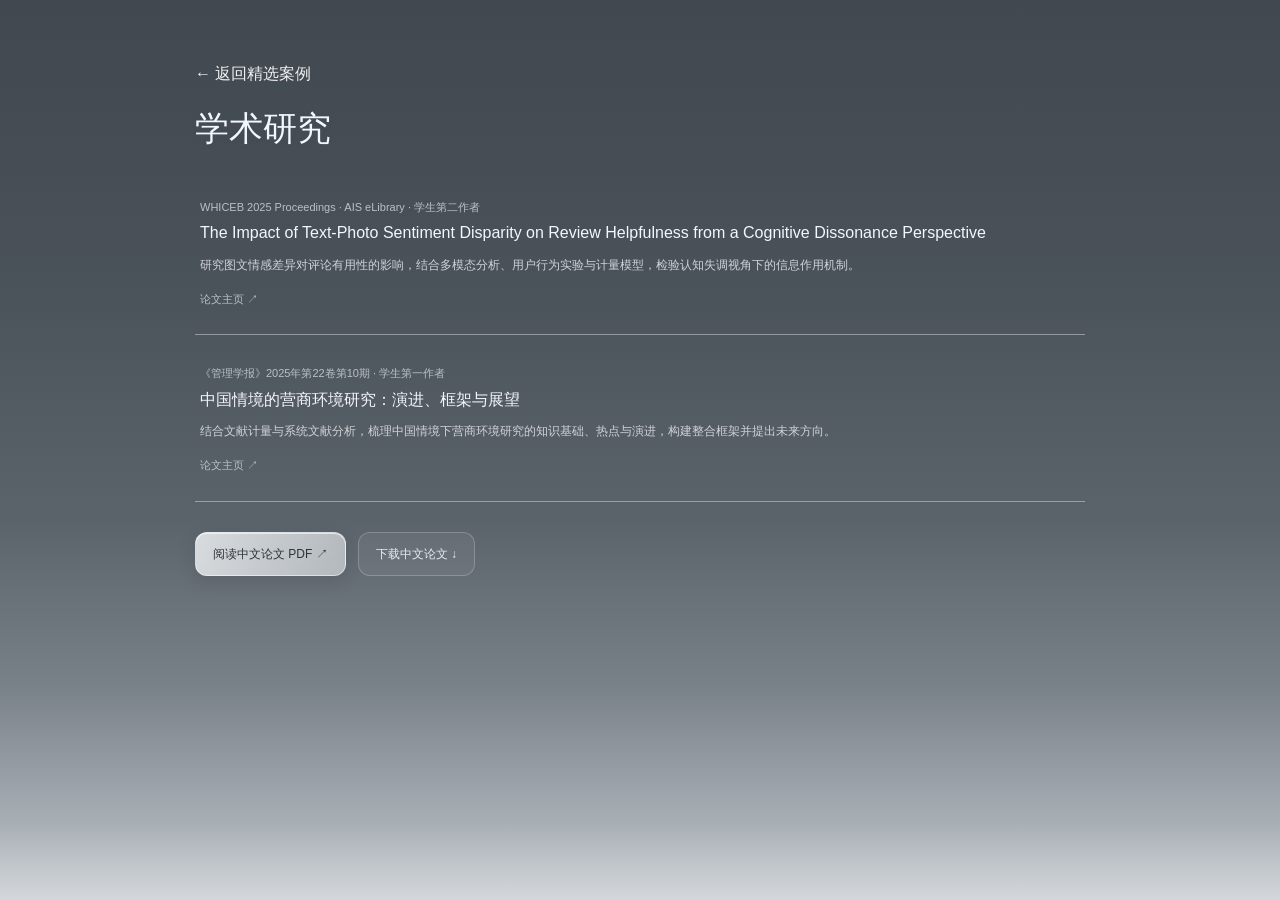
<file: works/8.html>
<!doctype html><html lang="zh-CN"><meta charset="utf-8"><meta name="viewport" content="width=device-width,initial-scale=1"><title>学术研究｜谢馨仪</title><style>*{box-sizing:border-box}html{scroll-behavior:smooth}body{margin:0;color:#292725;background:#e8dfd5;font-family:"PingFang SC","Microsoft YaHei",sans-serif;line-height:1.7}body:before{content:"";position:fixed;inset:0;z-index:-1;background:radial-gradient(ellipse at 85% 15%,#eee5de,transparent 60%),linear-gradient(155deg,#b8b7bb 0%,#ead1c5 43%,#e9dfc9 77%,#cbc6be)}a{color:inherit;text-decoration:none}button,input{font:inherit}button,a{ -webkit-tap-highlight-color:transparent}a:focus-visible,button:focus-visible,input:focus-visible{outline:3px solid #806c58;outline-offset:5px}.wrap{max-width:1160px;margin:auto;padding:0 30px}nav{position:sticky;top:18px;z-index:5;display:flex;align-items:center;justify-content:space-between;margin:24px auto 0;padding:14px 24px;border-radius:50px;background:#fff9ee99;border:1px solid #ffffff88;backdrop-filter:blur(22px)}.brand{font-weight:650;letter-spacing:2px}.navlinks{display:flex;gap:27px;font-size:13px}.hero{min-height:650px;display:grid;grid-template-columns:1.25fr 1fr;align-items:center;gap:75px;padding:65px 0 90px}.eyebrow{font-size:11px;letter-spacing:2px;color:#786a60;text-transform:uppercase}h1{font-size:clamp(40px,5.2vw,67px);font-weight:550;line-height:1.24;letter-spacing:-2px;margin:22px 0}h1 em{font-family:Georgia,serif;font-weight:400}p{color:#706961}.intro{max-width:470px;font-size:15px}.actions{display:flex;gap:12px;margin-top:30px;flex-wrap:wrap}.button{display:inline-block;padding:12px 22px;background:#302e2b;color:white;border:0;border-radius:30px;cursor:pointer;font-size:13px}.light{background:#fff8edaa;color:#3b3530}.portrait{height:430px;position:relative;border:12px solid #fff8ec66;border-radius:110px 110px 42px 42px;background:#a6a3a0;box-shadow:0 25px 65px #57483c20}.portrait img{width:100%;height:100%;object-fit:cover;object-position:center 22%;border-radius:98px 98px 30px 30px;filter:saturate(.7)}.note{position:absolute;bottom:20px;left:-35px;background:#f9f2e5db;backdrop-filter:blur(20px);padding:20px 25px;border:1px solid #fff8;border-radius:24px;box-shadow:0 15px 40px #76665c22;font-size:13px}.note strong{display:block;font-size:17px}.section{padding:65px 0;scroll-margin-top:110px}.sectionhead{display:flex;justify-content:space-between;align-items:end;gap:20px;margin-bottom:25px}h2{font-weight:500;font-size:34px;letter-spacing:-1px;margin:8px 0}.sectionhead p{font-size:13px;margin:0}.filters{display:flex;gap:8px;flex-wrap:wrap;margin:26px 0}.filters button{border:1px solid #fff8;background:#fff5e855;padding:9px 19px;border-radius:30px;color:#655d54;cursor:pointer;font-size:13px}.filters button.active{background:#35312d;color:white;border-color:#35312d}input{background:#fff6eb88;border:1px solid #fff9;border-radius:22px;padding:10px 16px;width:230px;font-size:13px}.grid{display:grid;grid-template-columns:repeat(2,1fr);gap:20px}.card{display:flex;flex-direction:column;min-height:300px;background:#fff9ed80;border:1px solid #fff9;border-radius:30px;padding:32px;transition:transform .25s,background .25s}.card:hover{transform:translateY(-5px);background:#fff9edb0}.card h3{font-size:23px;line-height:1.4;font-weight:550;margin:20px 0 10px}.card p{font-size:14px;max-width:440px}.card .foot{margin-top:auto;padding-top:20px;display:flex;justify-content:space-between;font-size:12px;color:#7a6c5e}.card .arrow{font-size:22px;line-height:1}.about{background:#fff8ec70;border:1px solid #fff9;border-radius:35px;padding:40px;display:grid;grid-template-columns:1fr 1fr;gap:50px}.about p{font-size:14px}footer{padding:40px 0;font-size:12px;color:#7a7067;display:flex;justify-content:space-between}.empty{padding:35px}dialog{border:1px solid #fff;border-radius:28px;background:#f3ede4;color:#292725;max-width:860px;width:calc(100% - 32px);max-height:88vh;padding:35px}dialog::backdrop{background:#28252277;backdrop-filter:blur(9px)}dialog h2{font-size:28px;padding-right:25px}dialog h3{font-size:16px;margin-top:26px}dialog p{font-size:14px}.close{position:absolute;right:20px;top:18px;border:0;background:#e3d9cd;border-radius:50%;width:34px;height:34px;cursor:pointer}iframe{width:100%;height:65vh;border:0;margin-top:22px;border-radius:12px}.detail{max-width:800px;padding:50px 30px;margin:auto}.detail h1{font-size:38px}.detail h2{font-size:20px;margin-top:35px}@media(max-width:700px){.wrap{padding:0 20px}nav{padding:12px 18px}.navlinks{gap:15px}.hero{grid-template-columns:1fr;gap:30px;padding:55px 0;min-height:0}.portrait{height:360px;width:80%;margin:0 auto}.note{left:-20px}.grid,.about{grid-template-columns:1fr}.section{padding:40px 0}.sectionhead{align-items:start;flex-direction:column}.sectionhead input{width:100%}.card{min-height:270px;padding:27px}.about{gap:15px;padding:28px}h2{font-size:29px}footer{gap:20px;flex-wrap:wrap}dialog{padding:25px}}@media(prefers-reduced-motion:reduce){html{scroll-behavior:auto}.card{transition:none}}
.reader{max-width:1180px;margin:auto;padding:45px 30px}.reader h1{font-size:34px;letter-spacing:0;line-height:1.4}.reader article{background:#fffaf2bd;border:1px solid #fff;border-radius:22px;padding:32px;margin-top:28px;overflow-wrap:anywhere}.reader article p{font-size:15px;color:#423d36;white-space:pre-wrap}.reader article h2{font-size:22px}.readnote{font-size:12px!important;color:#817467!important}.tablewrap{overflow-x:auto;margin:22px 0;border:1px solid #d6cbbf;border-radius:10px}table{border-collapse:collapse;min-width:700px;font-size:13px;background:#fffaf5}td{border:1px solid #ded5ca;padding:12px;min-width:150px;max-width:380px;vertical-align:top;white-space:normal;overflow-wrap:anywhere}tr:first-child{background:#e9dfd3;font-weight:600}.filelink{display:block;background:#fff9eaaa;border:1px solid white;border-radius:18px;padding:23px;margin:15px 0}.filelink strong{display:block;font-size:18px}.filelink span{font-size:12px;color:#796b5c}.filelink:hover{background:#fffaf0}@media(max-width:700px){.reader{padding:25px 16px}.reader h1{font-size:27px}.reader article{padding:18px}}@media print{body{background:white}.reader{padding:0}.reader .actions,.reader>a{display:none}.reader article{padding:0;border:0}.tablewrap{overflow:visible}table{min-width:0;font-size:8px}td{min-width:0;padding:4px}h1{font-size:25px!important}}</style><style>
:root{--ink:#e5ebf3;--muted:#a1adbd;--line:#c1d4ec22;--panel:#172330;--accent:#c1d8f1}body{background:#101923;color:var(--ink)}body:before{background:radial-gradient(ellipse at 85% 5%,#64718177,transparent 40%),radial-gradient(ellipse at 0 45%,#33465c55,transparent 55%),linear-gradient(125deg,#17222e,#101821 70%)}p{color:var(--muted)}.wrap{max-width:1240px;padding:0 50px}nav{background:#17212bd9;border-color:var(--line);border-radius:14px;padding:17px 23px;top:16px}.brand{letter-spacing:1px}.navlinks{color:#bac8d7}.eyebrow{color:#8da3ba;font-size:10px;letter-spacing:2px}.hero{grid-template-columns:1.5fr 1fr;gap:55px;padding:75px 0 80px;min-height:690px}h1{font-family:Georgia,'Times New Roman',serif;font-weight:400;font-size:clamp(43px,4.6vw,64px);line-height:1.12;letter-spacing:-2px;margin:22px 0;color:#f2f4f7}h1 em{color:#acc0d6;font-weight:400}.hero-thought{font-family:Georgia,serif;font-size:17px;line-height:1.6;color:#bec9d6;margin:28px 0}.intro{font-size:13px;line-height:1.9;max-width:540px}.intro-extra{display:inline-block;margin-top:9px;color:#a1b2c5}.portrait{height:470px;border:1px solid #c7d5e733;border-radius:160px 160px 18px 18px;box-shadow:0 30px 90px #05090d66;background:#58616c;transform:translateY(8px)}.portrait img{border-radius:160px 160px 18px 18px;filter:saturate(.55);object-position:center 20%}.note{left:-22px;bottom:22px;padding:18px 24px;background:linear-gradient(130deg,#8595a75c,#253446c9);border-color:#b9cde83b;border-radius:12px;color:#dce5f0;box-shadow:0 15px 40px #060e1733}.note .eyebrow{color:#c3d2e2;font-size:9px}.note strong{font-family:Georgia,serif;font-weight:400;font-size:25px}.note>span:last-child{font-size:11px;color:#b9c9d9}.button{background:linear-gradient(120deg,#d4dfeb,#a8bad0);color:#162332;border-radius:7px;padding:11px 17px;font-size:12px;box-shadow:inset 0 1px #fff7;transition:transform .2s,box-shadow .2s}.button:hover{transform:translateY(-2px);box-shadow:0 8px 24px #83a3c122}.button.light{background:#ffffff08;border:1px solid #b4c7df33;color:#c4d3e3;box-shadow:none}.section{padding:50px 0;border-top:1px solid var(--line)}h2{font-family:Georgia,'PingFang SC',serif;font-size:34px;letter-spacing:-.5px}.sectionhead p{max-width:650px;font-size:12px}input{background:#18232e;border:1px solid var(--line);color:#dce5f0;border-radius:7px}input::placeholder{color:#8292a4}.filterbar{display:flex;align-items:center;justify-content:space-between;gap:14px;flex-wrap:wrap;margin:26px 0}.filters,.formats{display:flex;gap:5px;margin:0;flex-wrap:wrap}.filters button,.formats button{border:1px solid transparent;border-radius:5px;background:transparent;color:#93a3b6;padding:7px 11px;cursor:pointer;font-size:12px}.filters button.active,.formats button.active{background:#c2d5eb17;color:#e0ebf7;border-color:#c2d5eb24}.formats{border-left:1px solid var(--line);padding-left:13px}.grid{display:grid;grid-template-columns:repeat(2,minmax(0,1fr));gap:0 35px}.card{position:relative;min-height:0;border:0;border-bottom:1px solid var(--line);border-radius:0;background:transparent;padding:26px 6px 22px;transition:background .3s,transform .3s;overflow:hidden}.card:before{content:"";height:1px;position:absolute;bottom:0;left:0;width:0;background:#b2cee9;transition:width .4s}.card:hover{background:#b1cbe908;transform:translateY(-2px)}.card:hover:before{width:100%}.card h3{font-weight:500;font-size:19px;line-height:1.5;letter-spacing:0;margin:12px 0 8px;color:#e0e8f1}.card p{font-size:12px;line-height:1.8;margin:0;max-width:470px;color:#96a8bb}.card .foot{font-size:10px;color:#8298af;padding-top:17px}.card .arrow{color:#b7cbe1;transition:transform .3s}.card:hover .arrow{transform:translate(3px,-3px)}.about{background:transparent;border:0;padding:0;gap:80px;border-radius:0}.about h3{font-size:14px;font-weight:500}.about p{font-size:13px}.about h2{font-size:36px}footer{color:#75889d;border-top:1px solid var(--line);font-size:10px}.detail{max-width:950px;padding-top:60px}.detail h1{font-family:'PingFang SC',sans-serif;font-size:34px;letter-spacing:0}.filelink{border:0;border-bottom:1px solid var(--line);border-radius:0;background:transparent;padding:23px 5px;margin:0;transition:background .3s}.filelink:hover{background:#d1e2f30a}.filelink strong{font-size:16px;font-weight:500}.filelink span{color:#91a7be;font-size:11px}.readnote{color:#8496aa!important}dialog{background:#172330;border:1px solid #a7bddb44;color:#e2eaf3;border-radius:14px}dialog p{color:#b2c0d0}.close{background:#2e4053;color:#d8e3ee}.hero>div:first-child{animation:rise .9s both}.portrait{animation:rise 1.2s both}.section{animation:rise .8s both}.reveal{opacity:0;transform:translateY(20px);transition:opacity .7s,transform .7s}.reveal.in-view{opacity:1;transform:translateY(0)}@keyframes rise{from{opacity:0;transform:translateY(18px)}to{opacity:1;transform:translateY(0)}}@media(max-width:760px){.wrap{padding:0 22px}.hero{grid-template-columns:1fr;gap:35px;padding:50px 0}.hero h1{font-size:46px}.hero-thought{font-size:16px}.portrait{height:390px;width:80%;max-width:360px}.grid{grid-template-columns:1fr}.about{grid-template-columns:1fr;gap:25px}.formats{border-left:0;padding-left:0}.sectionhead{gap:20px}.card{padding:22px 0}.note{left:-18px}.filterbar{gap:12px}.detail{padding:35px 22px}.detail h1{font-size:28px}h2{font-size:29px}}@media(prefers-reduced-motion:reduce){*{animation:none!important;transition:none!important}.reveal{opacity:1;transform:none}html{scroll-behavior:auto}}
.folder{margin:16px 0;border:1px solid #c1d4ec22;border-radius:10px;padding:0 20px}.folder summary{cursor:pointer;padding:19px 0;font-size:16px;font-weight:500}.folder summary span{float:right;font-size:11px;color:#899db2}.folder .filelink:last-child{border-bottom:0}.work-description{margin:30px 0 45px;display:grid;grid-template-columns:1fr 1fr;gap:14px 35px}.worknote h3{font-size:14px;font-weight:500;color:#d4e0ed}.worknote p{font-size:13px;line-height:1.9;margin-top:8px}.project-main{display:block}.secondary-link{font-size:11px;color:#c1d7ed;border-bottom:1px solid #8aadc155}.folder-number{font-size:10px;color:#809bb7;margin-right:12px}.group-heading{grid-column:1/-1;margin:28px 0 0;font-size:12px;color:#859fb8;letter-spacing:2px}.portrait img{object-position:center 20%}@media(max-width:700px){.work-description{grid-template-columns:1fr;gap:8px}.folder{padding:0 14px}.folder summary{font-size:14px}.folder summary span{float:none;display:block;margin-left:18px}}.pathway{display:flex;gap:10px;margin:30px 0}.step{flex:1;border:1px solid #c1d4ec22;border-radius:10px;padding:16px;background:#14202c}.step>span{font-size:10px;color:#7f96af;display:block;margin-bottom:6px}.step strong{font-size:13px;font-weight:500}.step p{font-size:11px;margin:6px 0 0}.step.destination{background:linear-gradient(125deg,#48637f55,#23394e);border-color:#a8c5e36b}.core-folder{background:linear-gradient(120deg,#354e6666,#192733);border-color:#abc7e566;box-shadow:0 15px 35px #080f1822}.core-folder summary small{display:block;color:#bcd5ef;letter-spacing:2px;font-size:10px;margin-bottom:10px}.file-description{font-size:12px;line-height:1.8;color:#9caec1;margin:8px 0}.paper-summaries{display:grid;gap:16px;margin-top:18px}.paper-summary{border-left:2px solid #8cabc459;padding-left:14px;display:block}.paper-summary>span{font-size:10px;color:#8da6be}.paper-summary strong{display:block;font-weight:500;font-size:14px;margin:6px 0}.paper-summary p{font-size:11px}.card:has(.paper-summaries){grid-column:1/-1}.card:has(.paper-summaries) .paper-summaries{grid-template-columns:1fr 1fr}@media(max-width:700px){.pathway{flex-direction:column}.card:has(.paper-summaries) .paper-summaries{grid-template-columns:1fr}}
/* Cool translucent finish, with contrast retained for reading. */
body{background:#26394b}body:before{background:radial-gradient(ellipse at 85% 3%,#a8c6de42,transparent 44%),radial-gradient(ellipse at 8% 42%,#749fbd25,transparent 52%),linear-gradient(128deg,#354b60 0%,#21364a 42%,#182b3b 78%,#304657 100%)}nav{background:linear-gradient(120deg,#c9e2f018,#c9dff008);border-color:#d5eafa30;box-shadow:inset 0 1px 0 #e9f6ff20,0 8px 35px #0a18231c;backdrop-filter:blur(26px) saturate(120%)}.portrait{border-color:#d6ebff55;box-shadow:0 28px 70px #09182740,0 0 55px #b6ddff10}.note{background:linear-gradient(135deg,#c5dcea52,#54718c66);border-color:#e0f1ff5c;backdrop-filter:blur(24px)}.folder{background:linear-gradient(120deg,#cee6fa08,#a4c7e403);border-color:#cde7ff30}.core-folder{background:linear-gradient(115deg,#aacbe833,#6f99bd17);border-color:#c4e3ff70;box-shadow:inset 0 1px #ffffff16,0 15px 35px #0a17251c}.card:hover{background:#d5ecff0a}.step{background:#d1e7fc08}.step.destination{background:linear-gradient(120deg,#9bc9ec30,#5583a823)}input{background:#d5e9ff0b;border-color:#cee6ff30}.filters button.active,.formats button.active{background:#cde7ff20;border-color:#d1e9ff38}.card p,.intro,.worknote p{color:#b7c7d7}.file-description{color:#b3c5d6}

/* Frosted glass: pale blue-gray, diffused light and translucent surfaces. */
:root{--ink:#243b4f;--muted:#50687d;--line:#ffffff70;--accent:#416582}body{background:#b7c6d1;color:var(--ink)}body:before{background:radial-gradient(ellipse at 13% 15%,#f0f6faad 0%,transparent 50%),radial-gradient(ellipse at 95% 46%,#dce9f299,transparent 48%),linear-gradient(145deg,#8ca2b3 0%,#b7c7d3 35%,#cbd7df 70%,#9bb3c6 100%)}.wrap{max-width:1260px}nav{background:linear-gradient(115deg,#ffffff38,#edf4fa20);border:1px solid #ffffff66;box-shadow:inset 0 1px #ffffff77,0 12px 35px #3b526517;backdrop-filter:blur(30px) saturate(115%);border-radius:20px}.navlinks{color:#314c62}.brand{color:#253e52}.hero{position:relative;isolation:isolate;grid-template-columns:1.5fr 1fr;padding:80px 0 100px;overflow:visible}.hero>div:not(.ambient-orb){position:relative;z-index:1}.hero>div:first-child{animation:none}.eyebrow{color:#516e86}h1{color:#253f55;text-shadow:0 1px #ffffff44}.hero h1 em{color:#52758f}.hero-thought{color:#36556e}.intro,.intro-extra,.card p,.worknote p{color:#435f75}.ambient-orb{position:absolute!important;z-index:-1!important;pointer-events:none;border-radius:50%;filter:blur(25px);animation:ambientDrift 19s ease-in-out infinite alternate}.orb-one{width:390px;height:390px;left:-100px;top:80px;background:radial-gradient(circle,#f7fbff6b,#e4f1fa06 68%)}.orb-two{width:440px;height:440px;right:-15px;top:240px;background:radial-gradient(circle,#789fbe33,#8eabc200 70%);animation-delay:-8s}.portrait{border:1px solid #ffffff88;background:#b2c1ce;border-radius:120px 120px 24px 24px;box-shadow:0 26px 65px #3c526525,inset 0 1px #fff8;padding:8px}.portrait img{border-radius:112px 112px 18px 18px;filter:saturate(.8)}.note{left:-32px;bottom:22px;background:linear-gradient(130deg,#f5f9fd88,#dae7f057);border:1px solid #ffffffa1;box-shadow:inset 0 1px #ffffff99,0 15px 36px #405a7020;backdrop-filter:blur(25px);color:#29485f}.note .eyebrow{color:#577187}.note>span:last-child{color:#4d687f}.button{background:linear-gradient(115deg,#fafcffe0,#e5eff8a8);border:1px solid #ffffffa3;color:#2a4a64;border-radius:12px;box-shadow:inset 0 1px #fff,0 6px 20px #3f5a7410}.button.light{background:#ffffff30;color:#37556d;border:1px solid #ffffff77}.button:hover{box-shadow:0 9px 25px #3b5e7821}.section{border-color:#ffffff5a}.sectionhead p,p{color:#4c667b}.filterbar{background:#eef5fb29;padding:12px;border:1px solid #ffffff55;border-radius:16px;backdrop-filter:blur(14px)}.filters button,.formats button{color:#466279;border-radius:8px}.filters button.active,.formats button.active{background:#ffffff9c;color:#263f54;border-color:#ffffffa6;box-shadow:0 3px 10px #3a526512}.formats{border-color:#ffffff77}input{background:#f4f9fe55;border:1px solid #ffffff77;color:#2a485e;border-radius:12px}input::placeholder{color:#607a8f}.grid{gap:0 26px}.card{border-bottom-color:#ffffff70;padding:24px 12px}.card:hover{background:#ffffff20}.card:before{background:#eff9ff}.card h3{color:#243f54}.card .foot,.card .arrow{color:#4c6f8b}.group-heading,.folder-number{color:#56768f}.secondary-link{color:#2d5879;border-color:#668ba655}.about h3,.about h2{color:#29485e}.about p{color:#476278}footer{border-color:#ffffff77;color:#547087}.folder{background:linear-gradient(120deg,#ffffff38,#f4f9fe16);border:1px solid #ffffff77;box-shadow:inset 0 1px #ffffff55;backdrop-filter:blur(18px)}.folder summary span{color:#54748c}.core-folder{background:linear-gradient(120deg,#f4fbff7d,#d6e8f34d);border:1px solid #ffffffb5;box-shadow:inset 0 1px #fff,0 12px 30px #4b6a811c}.core-folder summary small{color:#406581}.filelink{border-bottom-color:#ffffff66}.filelink:hover{background:#ffffff26}.filelink span,.file-description{color:#4d6c84}.readnote{color:#58758d!important}.step{background:#ffffff23;border-color:#ffffff66}.step strong,.worknote h3{color:#294b64}.step p{color:#4f6c82}.step>span{color:#62819b}.step.destination{background:linear-gradient(130deg,#f4faff77,#d9edf559);border-color:#ffffff99}.paper-summary{border-left-color:#7398b370}.paper-summary>span{color:#506f87}.paper-summary strong{color:#25455d}.paper-summary p{color:#47657c}dialog{background:#d8e5eeed;color:#28465e;border-color:#ffffffb0;backdrop-filter:blur(30px)}dialog p{color:#456378}.close{background:#f5faff99;color:#35566e}.hero-status{position:absolute!important;left:0;right:0;bottom:26px;display:flex;justify-content:space-between;align-items:center;font-size:10px;letter-spacing:1px;color:#45677f}.hero-status>span{padding:9px 13px;border:1px solid #ffffff66;border-radius:24px;background:#eff8ff2e;animation:statusFloat 8s ease-in-out infinite}.hero-status i{display:inline-block;width:5px;height:5px;background:#6d9b94;border-radius:50%;margin-right:8px}.hero-status button{border:1px solid #ffffff66;color:#486b84;background:#f3faff30;padding:8px 12px;border-radius:20px;font-size:11px;cursor:pointer}.particle-heading{position:relative}.particle-heading>span,.particle-heading>em{display:block}.particle-heading canvas{position:absolute;inset:0;pointer-events:none;width:100%;height:100%}.particle-heading.ready>span,.particle-heading.ready>em{opacity:0}.particle-heading.ready{text-shadow:none}@keyframes ambientDrift{to{transform:translate(25px,-22px) scale(1.08)}}@keyframes statusFloat{50%{transform:translateY(-4px)}}@media(max-width:760px){.hero{grid-template-columns:1fr;padding:55px 0 95px;overflow:hidden}.hero h1{font-size:clamp(29px,8.7vw,43px);letter-spacing:-1.2px}.portrait{border-radius:100px 100px 22px 22px}.portrait img{border-radius:92px 92px 16px 16px}.note{left:-12px}.hero-status{bottom:25px}.filterbar{padding:10px}.ambient-orb{width:280px;height:280px}.hero-status{font-size:9px}.card{padding-left:4px;padding-right:4px}}@media(prefers-reduced-motion:reduce){.ambient-orb,.hero-status>span{animation:none}.particle-heading canvas{display:none}.particle-heading.ready>span,.particle-heading.ready>em{opacity:1}}
/* Reference correction: white typography on smoky blue glass. */
:root{--ink:#f5f8fb;--muted:#e0e8ef;--line:#ffffff32;--accent:#edf6ff}body{background:#718695;color:#f4f7fa}body:before{background:radial-gradient(ellipse at 12% 45%,#a5bacb20,transparent 55%),radial-gradient(ellipse at 90% 15%,#c9dce823,transparent 50%),linear-gradient(165deg,#4f6679 0%,#6b8090 42%,#8397a5 78%,#718a9b 100%)}nav{background:linear-gradient(120deg,#dceaf013,#eaf4fb09);border-color:#e9f5ff3b;box-shadow:inset 0 1px #ffffff2a,0 12px 30px #253d5012}.brand,.navlinks,h1,.hero h1 em,.hero-thought,.intro,.intro-extra,.eyebrow,.sectionhead p,.card h3,.card p,.card .foot,.card .arrow,.about h3,.about h2,.about p,h2,h3,p,footer,.group-heading,.folder-number,.secondary-link,.worknote h3,.worknote p,.filelink,.filelink span,.file-description,.folder summary,.folder summary span,.paper-summary>span,.paper-summary strong,.paper-summary p,.step>span,.step strong,.step p,.hero-status,.hero-status button{color:#f3f7fb}.eyebrow,.group-heading,.folder-number,.card .foot,.filelink span,footer,.paper-summary>span{color:#dce7ef}.intro,.intro-extra,.card p,.worknote p,.file-description,.about p{color:#e4edf4}.hero h1 em{color:#e6f0f8}h1{text-shadow:0 1px 5px #304b5c18}.note{background:linear-gradient(120deg,#eaf6ff35,#dceaf024);border-color:#ffffff65;box-shadow:inset 0 1px #ffffff55,0 14px 35px #314b6025;color:#fff}.note .eyebrow,.note strong,.note>span:last-child{color:#f5faff}.portrait{border-color:#ffffff65;background:#dce9f01a}.button{background:linear-gradient(115deg,#f7fcffbc,#e6f1f7a3);color:#344f62;border-color:#ffffff99;box-shadow:inset 0 1px #ffffffbb,0 5px 20px #26445912}.button.light{background:#eaf4fc18;color:#f5faff;border-color:#ffffff50}.filterbar{background:#deedf51c;border-color:#ffffff37}.filters button,.formats button{color:#eff6fc}.filters button.active,.formats button.active{background:#f3faff40;border-color:#ffffff73;color:#fff;box-shadow:inset 0 1px #ffffff22}input{background:#e6f1fa20;color:#fff;border-color:#ffffff50}input::placeholder{color:#e0eaf2}.card{border-bottom-color:#ffffff35}.card:hover{background:#edf7ff13}.folder{background:linear-gradient(120deg,#e8f3fa20,#e8f3fa10);border-color:#ffffff40}.core-folder{background:linear-gradient(120deg,#f4fbff35,#dfedf523);border-color:#ffffff77;box-shadow:inset 0 1px #ffffff66,0 12px 35px #314d6218}.core-folder summary small{color:#f5faff}.step{background:#dcecf319;border-color:#ffffff33}.step.destination{background:linear-gradient(120deg,#edf7ff38,#d6e9f526);border-color:#ffffff70}.readnote{color:#e1ebf2!important}.paper-summary{border-color:#e4f3ff75}.filelink:hover{background:#ffffff15}.section,footer{border-color:#ffffff3d}dialog{background:#627d91ed;color:#f8fbff;border-color:#ffffff70}dialog p{color:#e6eff6}.close{background:#e9f6ff33;color:#fff}.hero-status>span,.hero-status button{background:#e8f4ff1a;border-color:#ffffff40}.ambient-orb{opacity:.45}.hero-status i{background:#c2eadf}
/* Graphite-led palette: neutral depth with a restrained cool undertone. */
:root{--ink:#f0f1f2;--muted:#d0d3d6;--line:#ffffff26;--accent:#dce0e3}body{background:#4c5156;color:#f0f1f2}body:before{background:radial-gradient(ellipse at 90% 14%,#b9bfc51a,transparent 45%),radial-gradient(ellipse at 8% 50%,#c2c7cc0d,transparent 52%),linear-gradient(162deg,#30353b 0%,#43494f 35%,#62696f 74%,#4a5158 100%)}nav{background:linear-gradient(120deg,#262b32b0,#363c428f);border-color:#ffffff24;box-shadow:inset 0 1px #ffffff16,0 10px 35px #12171c20}.ambient-orb{opacity:.16;filter:blur(40px)}.orb-one{background:radial-gradient(circle,#ebedef44,#d5d9de00 68%)}.orb-two{background:radial-gradient(circle,#b9c0c71f,#b9c0c700 70%)}.hero h1,.hero h1 em{color:#f2f3f4}.hero-thought{color:#e1e3e5}.intro,.intro-extra,.card p,.worknote p,.about p,.file-description{color:#d0d4d8}.eyebrow,.group-heading,.folder-number,.card .foot,.filelink span,.paper-summary>span,footer{color:#b9c1c8}.portrait{background:#9a9fa41c;border-color:#ffffff36;box-shadow:0 26px 60px #11182045,inset 0 1px #ffffff26}.note{background:linear-gradient(130deg,#d8dce04d,#7f88934d);border-color:#ffffff4f;box-shadow:inset 0 1px #ffffff26,0 14px 34px #161d2726}.note .eyebrow,.note>span:last-child{color:#e1e4e7}.button{background:linear-gradient(120deg,#f0f2f4d6,#ccd1d5bf);border-color:#ffffff7a;color:#2c343b;box-shadow:inset 0 1px #ffffff99,0 5px 18px #18212b20}.button.light{background:#e5e8ec10;color:#e9ecef;border-color:#ffffff36}.filterbar{background:#282e3587;border-color:#ffffff24;box-shadow:inset 0 1px #ffffff12}.filters button,.formats button{color:#c8cfd5}.filters button.active,.formats button.active{background:#dde2e529;color:#f3f5f7;border-color:#ffffff43}.formats{border-color:#ffffff26}input{background:#242b3370;border-color:#ffffff2f;color:#f3f5f7}input::placeholder{color:#b6c0c9}.card{border-bottom-color:#ffffff28}.card:hover{background:#e8edf40b}.card:before{background:#d7dce2}.card .arrow,.secondary-link{color:#d5dce3}.secondary-link{border-color:#b9c4d24a}.folder{background:linear-gradient(120deg,#282f365e,#3e48502b);border-color:#ffffff2e;box-shadow:inset 0 1px #ffffff12}.core-folder{background:linear-gradient(120deg,#242c35c4,#36424dc2);border-color:#e1e7ee62;box-shadow:inset 0 1px #ffffff22,0 15px 36px #1119232b}.core-folder summary small{color:#dbe2e8}.step{background:#252d354d;border-color:#ffffff26}.step.destination{background:linear-gradient(125deg,#2e3945cf,#36414bbf);border-color:#d2dce560}.step>span{color:#b4c0cc}.step p,.paper-summary p{color:#cbd2d9}.paper-summary{border-color:#c1cad260}.filelink:hover{background:#e9eef410}.readnote{color:#bac4cd!important}.hero-status,.hero-status button{color:#d1d8de}.hero-status>span,.hero-status button{background:#c8d0d910;border-color:#ffffff2b}.hero-status i{background:#bbc9c6}.section,footer{border-color:#ffffff26}dialog{background:#38424bed;color:#f2f4f6;border-color:#ffffff4a}dialog p{color:#d0d8df}.close{background:#cbd5df24;color:#f0f4f7}
/* Smoky graphite: extended dark upper field, light concentrated at the bottom. */
body{background:#72797f}body:before{background:linear-gradient(180deg,#41484f 0%,#4a525a 32%,#5b636b 58%,#798188 76%,#a6adb3 91%,#d4d8dc 100%)}.ambient-orb{opacity:0}
</style><main class="detail"><a href="../index.html#works">← 返回精选案例</a><h1>学术研究</h1><a class="filelink" target="_blank" rel="noopener" href="https://aisel.aisnet.org/whiceb2025/69/"><span>WHICEB 2025 Proceedings · AIS eLibrary · 学生第二作者</span><strong>The Impact of Text-Photo Sentiment Disparity on Review Helpfulness from a Cognitive Dissonance Perspective</strong><p class="file-description">研究图文情感差异对评论有用性的影响，结合多模态分析、用户行为实验与计量模型，检验认知失调视角下的信息作用机制。</p><span>论文主页 ↗</span></a><a class="filelink" target="_blank" rel="noopener" href="https://doi.org/10.3969/j.issn.1672-884x.2025.10.020"><span>《管理学报》2025年第22卷第10期 · 学生第一作者</span><strong>中国情境的营商环境研究：演进、框架与展望</strong><p class="file-description">结合文献计量与系统文献分析，梳理中国情境下营商环境研究的知识基础、热点与演进，构建整合框架并提出未来方向。</p><span>论文主页 ↗</span></a><div class="actions"><a class="button" href="https://new1debaidong-eng.github.io/xinyi-portfolio/assets/business-environment.pdf" target="_blank">阅读中文论文 PDF ↗</a><a class="button light" href="https://new1debaidong-eng.github.io/xinyi-portfolio/assets/business-environment.pdf" download>下载中文论文 ↓</a></div></main></html>
</file>
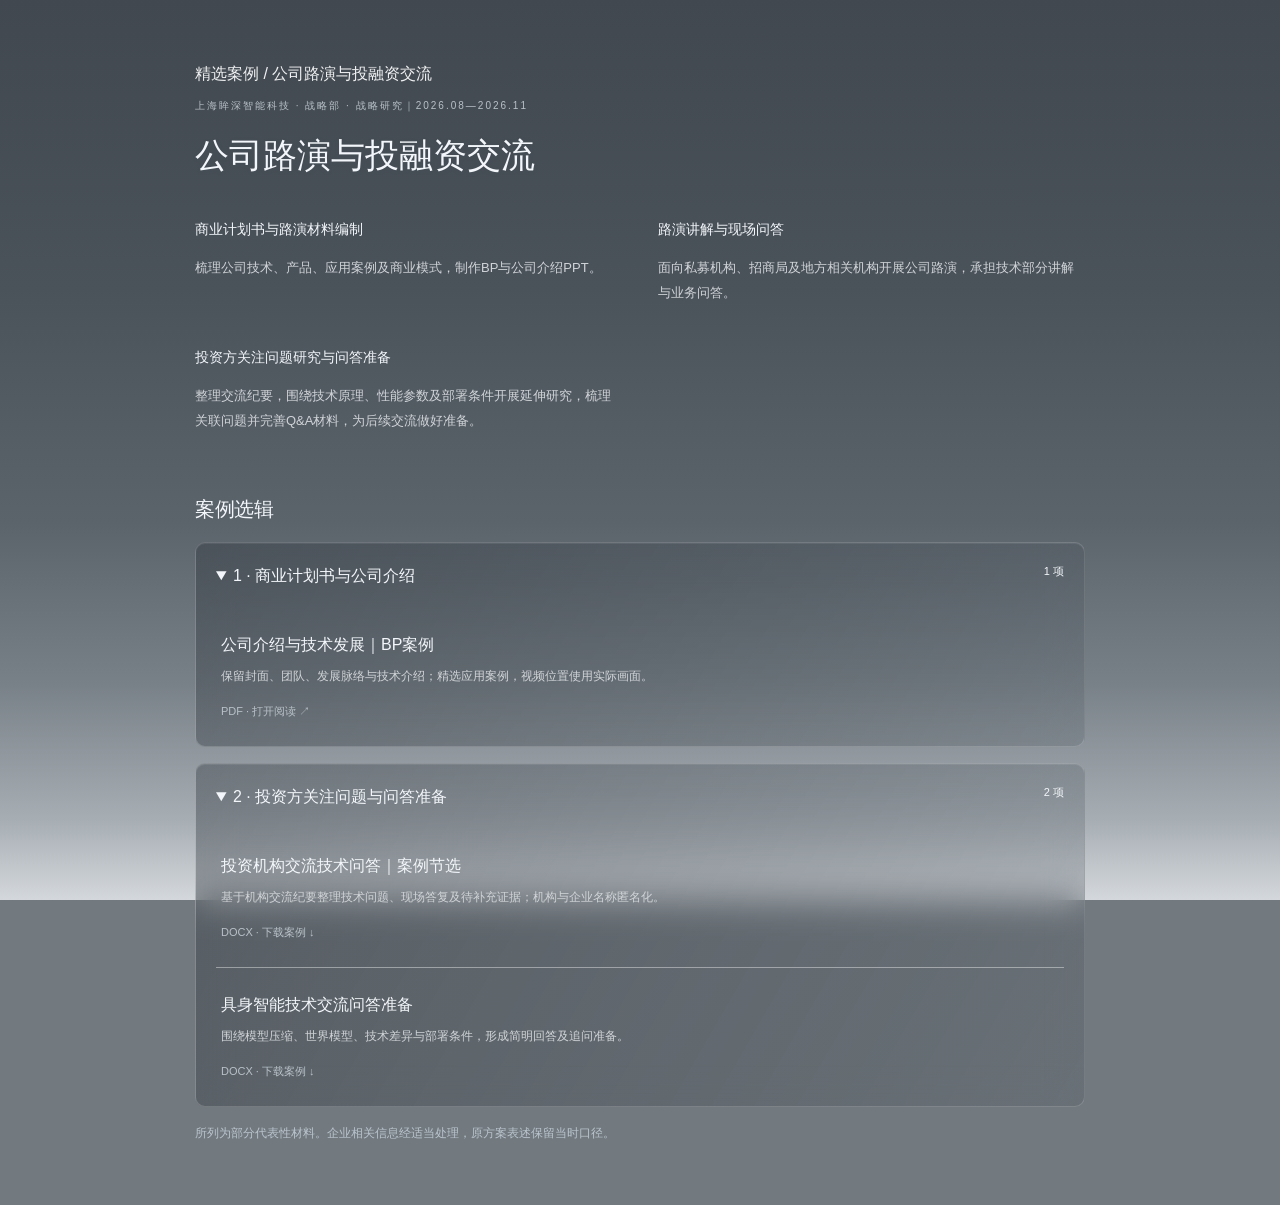
<file: works/9.html>
<!doctype html><html lang="zh-CN"><meta charset="utf-8"><meta name="viewport" content="width=device-width,initial-scale=1"><title>公司路演与投融资交流｜精选案例</title><style>*{box-sizing:border-box}html{scroll-behavior:smooth}body{margin:0;color:#292725;background:#e8dfd5;font-family:"PingFang SC","Microsoft YaHei",sans-serif;line-height:1.7}body:before{content:"";position:fixed;inset:0;z-index:-1;background:radial-gradient(ellipse at 85% 15%,#eee5de,transparent 60%),linear-gradient(155deg,#b8b7bb 0%,#ead1c5 43%,#e9dfc9 77%,#cbc6be)}a{color:inherit;text-decoration:none}button,input{font:inherit}button,a{ -webkit-tap-highlight-color:transparent}a:focus-visible,button:focus-visible,input:focus-visible{outline:3px solid #806c58;outline-offset:5px}.wrap{max-width:1160px;margin:auto;padding:0 30px}nav{position:sticky;top:18px;z-index:5;display:flex;align-items:center;justify-content:space-between;margin:24px auto 0;padding:14px 24px;border-radius:50px;background:#fff9ee99;border:1px solid #ffffff88;backdrop-filter:blur(22px)}.brand{font-weight:650;letter-spacing:2px}.navlinks{display:flex;gap:27px;font-size:13px}.hero{min-height:650px;display:grid;grid-template-columns:1.25fr 1fr;align-items:center;gap:75px;padding:65px 0 90px}.eyebrow{font-size:11px;letter-spacing:2px;color:#786a60;text-transform:uppercase}h1{font-size:clamp(40px,5.2vw,67px);font-weight:550;line-height:1.24;letter-spacing:-2px;margin:22px 0}h1 em{font-family:Georgia,serif;font-weight:400}p{color:#706961}.intro{max-width:470px;font-size:15px}.actions{display:flex;gap:12px;margin-top:30px;flex-wrap:wrap}.button{display:inline-block;padding:12px 22px;background:#302e2b;color:white;border:0;border-radius:30px;cursor:pointer;font-size:13px}.light{background:#fff8edaa;color:#3b3530}.portrait{height:430px;position:relative;border:12px solid #fff8ec66;border-radius:110px 110px 42px 42px;background:#a6a3a0;box-shadow:0 25px 65px #57483c20}.portrait img{width:100%;height:100%;object-fit:cover;object-position:center 22%;border-radius:98px 98px 30px 30px;filter:saturate(.7)}.note{position:absolute;bottom:20px;left:-35px;background:#f9f2e5db;backdrop-filter:blur(20px);padding:20px 25px;border:1px solid #fff8;border-radius:24px;box-shadow:0 15px 40px #76665c22;font-size:13px}.note strong{display:block;font-size:17px}.section{padding:65px 0;scroll-margin-top:110px}.sectionhead{display:flex;justify-content:space-between;align-items:end;gap:20px;margin-bottom:25px}h2{font-weight:500;font-size:34px;letter-spacing:-1px;margin:8px 0}.sectionhead p{font-size:13px;margin:0}.filters{display:flex;gap:8px;flex-wrap:wrap;margin:26px 0}.filters button{border:1px solid #fff8;background:#fff5e855;padding:9px 19px;border-radius:30px;color:#655d54;cursor:pointer;font-size:13px}.filters button.active{background:#35312d;color:white;border-color:#35312d}input{background:#fff6eb88;border:1px solid #fff9;border-radius:22px;padding:10px 16px;width:230px;font-size:13px}.grid{display:grid;grid-template-columns:repeat(2,1fr);gap:20px}.card{display:flex;flex-direction:column;min-height:300px;background:#fff9ed80;border:1px solid #fff9;border-radius:30px;padding:32px;transition:transform .25s,background .25s}.card:hover{transform:translateY(-5px);background:#fff9edb0}.card h3{font-size:23px;line-height:1.4;font-weight:550;margin:20px 0 10px}.card p{font-size:14px;max-width:440px}.card .foot{margin-top:auto;padding-top:20px;display:flex;justify-content:space-between;font-size:12px;color:#7a6c5e}.card .arrow{font-size:22px;line-height:1}.about{background:#fff8ec70;border:1px solid #fff9;border-radius:35px;padding:40px;display:grid;grid-template-columns:1fr 1fr;gap:50px}.about p{font-size:14px}footer{padding:40px 0;font-size:12px;color:#7a7067;display:flex;justify-content:space-between}.empty{padding:35px}dialog{border:1px solid #fff;border-radius:28px;background:#f3ede4;color:#292725;max-width:860px;width:calc(100% - 32px);max-height:88vh;padding:35px}dialog::backdrop{background:#28252277;backdrop-filter:blur(9px)}dialog h2{font-size:28px;padding-right:25px}dialog h3{font-size:16px;margin-top:26px}dialog p{font-size:14px}.close{position:absolute;right:20px;top:18px;border:0;background:#e3d9cd;border-radius:50%;width:34px;height:34px;cursor:pointer}iframe{width:100%;height:65vh;border:0;margin-top:22px;border-radius:12px}.detail{max-width:800px;padding:50px 30px;margin:auto}.detail h1{font-size:38px}.detail h2{font-size:20px;margin-top:35px}@media(max-width:700px){.wrap{padding:0 20px}nav{padding:12px 18px}.navlinks{gap:15px}.hero{grid-template-columns:1fr;gap:30px;padding:55px 0;min-height:0}.portrait{height:360px;width:80%;margin:0 auto}.note{left:-20px}.grid,.about{grid-template-columns:1fr}.section{padding:40px 0}.sectionhead{align-items:start;flex-direction:column}.sectionhead input{width:100%}.card{min-height:270px;padding:27px}.about{gap:15px;padding:28px}h2{font-size:29px}footer{gap:20px;flex-wrap:wrap}dialog{padding:25px}}@media(prefers-reduced-motion:reduce){html{scroll-behavior:auto}.card{transition:none}}
.reader{max-width:1180px;margin:auto;padding:45px 30px}.reader h1{font-size:34px;letter-spacing:0;line-height:1.4}.reader article{background:#fffaf2bd;border:1px solid #fff;border-radius:22px;padding:32px;margin-top:28px;overflow-wrap:anywhere}.reader article p{font-size:15px;color:#423d36;white-space:pre-wrap}.reader article h2{font-size:22px}.readnote{font-size:12px!important;color:#817467!important}.tablewrap{overflow-x:auto;margin:22px 0;border:1px solid #d6cbbf;border-radius:10px}table{border-collapse:collapse;min-width:700px;font-size:13px;background:#fffaf5}td{border:1px solid #ded5ca;padding:12px;min-width:150px;max-width:380px;vertical-align:top;white-space:normal;overflow-wrap:anywhere}tr:first-child{background:#e9dfd3;font-weight:600}.filelink{display:block;background:#fff9eaaa;border:1px solid white;border-radius:18px;padding:23px;margin:15px 0}.filelink strong{display:block;font-size:18px}.filelink span{font-size:12px;color:#796b5c}.filelink:hover{background:#fffaf0}@media(max-width:700px){.reader{padding:25px 16px}.reader h1{font-size:27px}.reader article{padding:18px}}@media print{body{background:white}.reader{padding:0}.reader .actions,.reader>a{display:none}.reader article{padding:0;border:0}.tablewrap{overflow:visible}table{min-width:0;font-size:8px}td{min-width:0;padding:4px}h1{font-size:25px!important}}</style><style>
:root{--ink:#e5ebf3;--muted:#a1adbd;--line:#c1d4ec22;--panel:#172330;--accent:#c1d8f1}body{background:#101923;color:var(--ink)}body:before{background:radial-gradient(ellipse at 85% 5%,#64718177,transparent 40%),radial-gradient(ellipse at 0 45%,#33465c55,transparent 55%),linear-gradient(125deg,#17222e,#101821 70%)}p{color:var(--muted)}.wrap{max-width:1240px;padding:0 50px}nav{background:#17212bd9;border-color:var(--line);border-radius:14px;padding:17px 23px;top:16px}.brand{letter-spacing:1px}.navlinks{color:#bac8d7}.eyebrow{color:#8da3ba;font-size:10px;letter-spacing:2px}.hero{grid-template-columns:1.5fr 1fr;gap:55px;padding:75px 0 80px;min-height:690px}h1{font-family:Georgia,'Times New Roman',serif;font-weight:400;font-size:clamp(43px,4.6vw,64px);line-height:1.12;letter-spacing:-2px;margin:22px 0;color:#f2f4f7}h1 em{color:#acc0d6;font-weight:400}.hero-thought{font-family:Georgia,serif;font-size:17px;line-height:1.6;color:#bec9d6;margin:28px 0}.intro{font-size:13px;line-height:1.9;max-width:540px}.intro-extra{display:inline-block;margin-top:9px;color:#a1b2c5}.portrait{height:470px;border:1px solid #c7d5e733;border-radius:160px 160px 18px 18px;box-shadow:0 30px 90px #05090d66;background:#58616c;transform:translateY(8px)}.portrait img{border-radius:160px 160px 18px 18px;filter:saturate(.55);object-position:center 20%}.note{left:-22px;bottom:22px;padding:18px 24px;background:linear-gradient(130deg,#8595a75c,#253446c9);border-color:#b9cde83b;border-radius:12px;color:#dce5f0;box-shadow:0 15px 40px #060e1733}.note .eyebrow{color:#c3d2e2;font-size:9px}.note strong{font-family:Georgia,serif;font-weight:400;font-size:25px}.note>span:last-child{font-size:11px;color:#b9c9d9}.button{background:linear-gradient(120deg,#d4dfeb,#a8bad0);color:#162332;border-radius:7px;padding:11px 17px;font-size:12px;box-shadow:inset 0 1px #fff7;transition:transform .2s,box-shadow .2s}.button:hover{transform:translateY(-2px);box-shadow:0 8px 24px #83a3c122}.button.light{background:#ffffff08;border:1px solid #b4c7df33;color:#c4d3e3;box-shadow:none}.section{padding:50px 0;border-top:1px solid var(--line)}h2{font-family:Georgia,'PingFang SC',serif;font-size:34px;letter-spacing:-.5px}.sectionhead p{max-width:650px;font-size:12px}input{background:#18232e;border:1px solid var(--line);color:#dce5f0;border-radius:7px}input::placeholder{color:#8292a4}.filterbar{display:flex;align-items:center;justify-content:space-between;gap:14px;flex-wrap:wrap;margin:26px 0}.filters,.formats{display:flex;gap:5px;margin:0;flex-wrap:wrap}.filters button,.formats button{border:1px solid transparent;border-radius:5px;background:transparent;color:#93a3b6;padding:7px 11px;cursor:pointer;font-size:12px}.filters button.active,.formats button.active{background:#c2d5eb17;color:#e0ebf7;border-color:#c2d5eb24}.formats{border-left:1px solid var(--line);padding-left:13px}.grid{display:grid;grid-template-columns:repeat(2,minmax(0,1fr));gap:0 35px}.card{position:relative;min-height:0;border:0;border-bottom:1px solid var(--line);border-radius:0;background:transparent;padding:26px 6px 22px;transition:background .3s,transform .3s;overflow:hidden}.card:before{content:"";height:1px;position:absolute;bottom:0;left:0;width:0;background:#b2cee9;transition:width .4s}.card:hover{background:#b1cbe908;transform:translateY(-2px)}.card:hover:before{width:100%}.card h3{font-weight:500;font-size:19px;line-height:1.5;letter-spacing:0;margin:12px 0 8px;color:#e0e8f1}.card p{font-size:12px;line-height:1.8;margin:0;max-width:470px;color:#96a8bb}.card .foot{font-size:10px;color:#8298af;padding-top:17px}.card .arrow{color:#b7cbe1;transition:transform .3s}.card:hover .arrow{transform:translate(3px,-3px)}.about{background:transparent;border:0;padding:0;gap:80px;border-radius:0}.about h3{font-size:14px;font-weight:500}.about p{font-size:13px}.about h2{font-size:36px}footer{color:#75889d;border-top:1px solid var(--line);font-size:10px}.detail{max-width:950px;padding-top:60px}.detail h1{font-family:'PingFang SC',sans-serif;font-size:34px;letter-spacing:0}.filelink{border:0;border-bottom:1px solid var(--line);border-radius:0;background:transparent;padding:23px 5px;margin:0;transition:background .3s}.filelink:hover{background:#d1e2f30a}.filelink strong{font-size:16px;font-weight:500}.filelink span{color:#91a7be;font-size:11px}.readnote{color:#8496aa!important}dialog{background:#172330;border:1px solid #a7bddb44;color:#e2eaf3;border-radius:14px}dialog p{color:#b2c0d0}.close{background:#2e4053;color:#d8e3ee}.hero>div:first-child{animation:rise .9s both}.portrait{animation:rise 1.2s both}.section{animation:rise .8s both}.reveal{opacity:0;transform:translateY(20px);transition:opacity .7s,transform .7s}.reveal.in-view{opacity:1;transform:translateY(0)}@keyframes rise{from{opacity:0;transform:translateY(18px)}to{opacity:1;transform:translateY(0)}}@media(max-width:760px){.wrap{padding:0 22px}.hero{grid-template-columns:1fr;gap:35px;padding:50px 0}.hero h1{font-size:46px}.hero-thought{font-size:16px}.portrait{height:390px;width:80%;max-width:360px}.grid{grid-template-columns:1fr}.about{grid-template-columns:1fr;gap:25px}.formats{border-left:0;padding-left:0}.sectionhead{gap:20px}.card{padding:22px 0}.note{left:-18px}.filterbar{gap:12px}.detail{padding:35px 22px}.detail h1{font-size:28px}h2{font-size:29px}}@media(prefers-reduced-motion:reduce){*{animation:none!important;transition:none!important}.reveal{opacity:1;transform:none}html{scroll-behavior:auto}}
.folder{margin:16px 0;border:1px solid #c1d4ec22;border-radius:10px;padding:0 20px}.folder summary{cursor:pointer;padding:19px 0;font-size:16px;font-weight:500}.folder summary span{float:right;font-size:11px;color:#899db2}.folder .filelink:last-child{border-bottom:0}.work-description{margin:30px 0 45px;display:grid;grid-template-columns:1fr 1fr;gap:14px 35px}.worknote h3{font-size:14px;font-weight:500;color:#d4e0ed}.worknote p{font-size:13px;line-height:1.9;margin-top:8px}.project-main{display:block}.secondary-link{font-size:11px;color:#c1d7ed;border-bottom:1px solid #8aadc155}.folder-number{font-size:10px;color:#809bb7;margin-right:12px}.group-heading{grid-column:1/-1;margin:28px 0 0;font-size:12px;color:#859fb8;letter-spacing:2px}.portrait img{object-position:center 20%}@media(max-width:700px){.work-description{grid-template-columns:1fr;gap:8px}.folder{padding:0 14px}.folder summary{font-size:14px}.folder summary span{float:none;display:block;margin-left:18px}}.pathway{display:flex;gap:10px;margin:30px 0}.step{flex:1;border:1px solid #c1d4ec22;border-radius:10px;padding:16px;background:#14202c}.step>span{font-size:10px;color:#7f96af;display:block;margin-bottom:6px}.step strong{font-size:13px;font-weight:500}.step p{font-size:11px;margin:6px 0 0}.step.destination{background:linear-gradient(125deg,#48637f55,#23394e);border-color:#a8c5e36b}.core-folder{background:linear-gradient(120deg,#354e6666,#192733);border-color:#abc7e566;box-shadow:0 15px 35px #080f1822}.core-folder summary small{display:block;color:#bcd5ef;letter-spacing:2px;font-size:10px;margin-bottom:10px}.file-description{font-size:12px;line-height:1.8;color:#9caec1;margin:8px 0}.paper-summaries{display:grid;gap:16px;margin-top:18px}.paper-summary{border-left:2px solid #8cabc459;padding-left:14px;display:block}.paper-summary>span{font-size:10px;color:#8da6be}.paper-summary strong{display:block;font-weight:500;font-size:14px;margin:6px 0}.paper-summary p{font-size:11px}.card:has(.paper-summaries){grid-column:1/-1}.card:has(.paper-summaries) .paper-summaries{grid-template-columns:1fr 1fr}@media(max-width:700px){.pathway{flex-direction:column}.card:has(.paper-summaries) .paper-summaries{grid-template-columns:1fr}}
/* Cool translucent finish, with contrast retained for reading. */
body{background:#26394b}body:before{background:radial-gradient(ellipse at 85% 3%,#a8c6de42,transparent 44%),radial-gradient(ellipse at 8% 42%,#749fbd25,transparent 52%),linear-gradient(128deg,#354b60 0%,#21364a 42%,#182b3b 78%,#304657 100%)}nav{background:linear-gradient(120deg,#c9e2f018,#c9dff008);border-color:#d5eafa30;box-shadow:inset 0 1px 0 #e9f6ff20,0 8px 35px #0a18231c;backdrop-filter:blur(26px) saturate(120%)}.portrait{border-color:#d6ebff55;box-shadow:0 28px 70px #09182740,0 0 55px #b6ddff10}.note{background:linear-gradient(135deg,#c5dcea52,#54718c66);border-color:#e0f1ff5c;backdrop-filter:blur(24px)}.folder{background:linear-gradient(120deg,#cee6fa08,#a4c7e403);border-color:#cde7ff30}.core-folder{background:linear-gradient(115deg,#aacbe833,#6f99bd17);border-color:#c4e3ff70;box-shadow:inset 0 1px #ffffff16,0 15px 35px #0a17251c}.card:hover{background:#d5ecff0a}.step{background:#d1e7fc08}.step.destination{background:linear-gradient(120deg,#9bc9ec30,#5583a823)}input{background:#d5e9ff0b;border-color:#cee6ff30}.filters button.active,.formats button.active{background:#cde7ff20;border-color:#d1e9ff38}.card p,.intro,.worknote p{color:#b7c7d7}.file-description{color:#b3c5d6}

/* Frosted glass: pale blue-gray, diffused light and translucent surfaces. */
:root{--ink:#243b4f;--muted:#50687d;--line:#ffffff70;--accent:#416582}body{background:#b7c6d1;color:var(--ink)}body:before{background:radial-gradient(ellipse at 13% 15%,#f0f6faad 0%,transparent 50%),radial-gradient(ellipse at 95% 46%,#dce9f299,transparent 48%),linear-gradient(145deg,#8ca2b3 0%,#b7c7d3 35%,#cbd7df 70%,#9bb3c6 100%)}.wrap{max-width:1260px}nav{background:linear-gradient(115deg,#ffffff38,#edf4fa20);border:1px solid #ffffff66;box-shadow:inset 0 1px #ffffff77,0 12px 35px #3b526517;backdrop-filter:blur(30px) saturate(115%);border-radius:20px}.navlinks{color:#314c62}.brand{color:#253e52}.hero{position:relative;isolation:isolate;grid-template-columns:1.5fr 1fr;padding:80px 0 100px;overflow:visible}.hero>div:not(.ambient-orb){position:relative;z-index:1}.hero>div:first-child{animation:none}.eyebrow{color:#516e86}h1{color:#253f55;text-shadow:0 1px #ffffff44}.hero h1 em{color:#52758f}.hero-thought{color:#36556e}.intro,.intro-extra,.card p,.worknote p{color:#435f75}.ambient-orb{position:absolute!important;z-index:-1!important;pointer-events:none;border-radius:50%;filter:blur(25px);animation:ambientDrift 19s ease-in-out infinite alternate}.orb-one{width:390px;height:390px;left:-100px;top:80px;background:radial-gradient(circle,#f7fbff6b,#e4f1fa06 68%)}.orb-two{width:440px;height:440px;right:-15px;top:240px;background:radial-gradient(circle,#789fbe33,#8eabc200 70%);animation-delay:-8s}.portrait{border:1px solid #ffffff88;background:#b2c1ce;border-radius:120px 120px 24px 24px;box-shadow:0 26px 65px #3c526525,inset 0 1px #fff8;padding:8px}.portrait img{border-radius:112px 112px 18px 18px;filter:saturate(.8)}.note{left:-32px;bottom:22px;background:linear-gradient(130deg,#f5f9fd88,#dae7f057);border:1px solid #ffffffa1;box-shadow:inset 0 1px #ffffff99,0 15px 36px #405a7020;backdrop-filter:blur(25px);color:#29485f}.note .eyebrow{color:#577187}.note>span:last-child{color:#4d687f}.button{background:linear-gradient(115deg,#fafcffe0,#e5eff8a8);border:1px solid #ffffffa3;color:#2a4a64;border-radius:12px;box-shadow:inset 0 1px #fff,0 6px 20px #3f5a7410}.button.light{background:#ffffff30;color:#37556d;border:1px solid #ffffff77}.button:hover{box-shadow:0 9px 25px #3b5e7821}.section{border-color:#ffffff5a}.sectionhead p,p{color:#4c667b}.filterbar{background:#eef5fb29;padding:12px;border:1px solid #ffffff55;border-radius:16px;backdrop-filter:blur(14px)}.filters button,.formats button{color:#466279;border-radius:8px}.filters button.active,.formats button.active{background:#ffffff9c;color:#263f54;border-color:#ffffffa6;box-shadow:0 3px 10px #3a526512}.formats{border-color:#ffffff77}input{background:#f4f9fe55;border:1px solid #ffffff77;color:#2a485e;border-radius:12px}input::placeholder{color:#607a8f}.grid{gap:0 26px}.card{border-bottom-color:#ffffff70;padding:24px 12px}.card:hover{background:#ffffff20}.card:before{background:#eff9ff}.card h3{color:#243f54}.card .foot,.card .arrow{color:#4c6f8b}.group-heading,.folder-number{color:#56768f}.secondary-link{color:#2d5879;border-color:#668ba655}.about h3,.about h2{color:#29485e}.about p{color:#476278}footer{border-color:#ffffff77;color:#547087}.folder{background:linear-gradient(120deg,#ffffff38,#f4f9fe16);border:1px solid #ffffff77;box-shadow:inset 0 1px #ffffff55;backdrop-filter:blur(18px)}.folder summary span{color:#54748c}.core-folder{background:linear-gradient(120deg,#f4fbff7d,#d6e8f34d);border:1px solid #ffffffb5;box-shadow:inset 0 1px #fff,0 12px 30px #4b6a811c}.core-folder summary small{color:#406581}.filelink{border-bottom-color:#ffffff66}.filelink:hover{background:#ffffff26}.filelink span,.file-description{color:#4d6c84}.readnote{color:#58758d!important}.step{background:#ffffff23;border-color:#ffffff66}.step strong,.worknote h3{color:#294b64}.step p{color:#4f6c82}.step>span{color:#62819b}.step.destination{background:linear-gradient(130deg,#f4faff77,#d9edf559);border-color:#ffffff99}.paper-summary{border-left-color:#7398b370}.paper-summary>span{color:#506f87}.paper-summary strong{color:#25455d}.paper-summary p{color:#47657c}dialog{background:#d8e5eeed;color:#28465e;border-color:#ffffffb0;backdrop-filter:blur(30px)}dialog p{color:#456378}.close{background:#f5faff99;color:#35566e}.hero-status{position:absolute!important;left:0;right:0;bottom:26px;display:flex;justify-content:space-between;align-items:center;font-size:10px;letter-spacing:1px;color:#45677f}.hero-status>span{padding:9px 13px;border:1px solid #ffffff66;border-radius:24px;background:#eff8ff2e;animation:statusFloat 8s ease-in-out infinite}.hero-status i{display:inline-block;width:5px;height:5px;background:#6d9b94;border-radius:50%;margin-right:8px}.hero-status button{border:1px solid #ffffff66;color:#486b84;background:#f3faff30;padding:8px 12px;border-radius:20px;font-size:11px;cursor:pointer}.particle-heading{position:relative}.particle-heading>span,.particle-heading>em{display:block}.particle-heading canvas{position:absolute;inset:0;pointer-events:none;width:100%;height:100%}.particle-heading.ready>span,.particle-heading.ready>em{opacity:0}.particle-heading.ready{text-shadow:none}@keyframes ambientDrift{to{transform:translate(25px,-22px) scale(1.08)}}@keyframes statusFloat{50%{transform:translateY(-4px)}}@media(max-width:760px){.hero{grid-template-columns:1fr;padding:55px 0 95px;overflow:hidden}.hero h1{font-size:clamp(29px,8.7vw,43px);letter-spacing:-1.2px}.portrait{border-radius:100px 100px 22px 22px}.portrait img{border-radius:92px 92px 16px 16px}.note{left:-12px}.hero-status{bottom:25px}.filterbar{padding:10px}.ambient-orb{width:280px;height:280px}.hero-status{font-size:9px}.card{padding-left:4px;padding-right:4px}}@media(prefers-reduced-motion:reduce){.ambient-orb,.hero-status>span{animation:none}.particle-heading canvas{display:none}.particle-heading.ready>span,.particle-heading.ready>em{opacity:1}}
/* Reference correction: white typography on smoky blue glass. */
:root{--ink:#f5f8fb;--muted:#e0e8ef;--line:#ffffff32;--accent:#edf6ff}body{background:#718695;color:#f4f7fa}body:before{background:radial-gradient(ellipse at 12% 45%,#a5bacb20,transparent 55%),radial-gradient(ellipse at 90% 15%,#c9dce823,transparent 50%),linear-gradient(165deg,#4f6679 0%,#6b8090 42%,#8397a5 78%,#718a9b 100%)}nav{background:linear-gradient(120deg,#dceaf013,#eaf4fb09);border-color:#e9f5ff3b;box-shadow:inset 0 1px #ffffff2a,0 12px 30px #253d5012}.brand,.navlinks,h1,.hero h1 em,.hero-thought,.intro,.intro-extra,.eyebrow,.sectionhead p,.card h3,.card p,.card .foot,.card .arrow,.about h3,.about h2,.about p,h2,h3,p,footer,.group-heading,.folder-number,.secondary-link,.worknote h3,.worknote p,.filelink,.filelink span,.file-description,.folder summary,.folder summary span,.paper-summary>span,.paper-summary strong,.paper-summary p,.step>span,.step strong,.step p,.hero-status,.hero-status button{color:#f3f7fb}.eyebrow,.group-heading,.folder-number,.card .foot,.filelink span,footer,.paper-summary>span{color:#dce7ef}.intro,.intro-extra,.card p,.worknote p,.file-description,.about p{color:#e4edf4}.hero h1 em{color:#e6f0f8}h1{text-shadow:0 1px 5px #304b5c18}.note{background:linear-gradient(120deg,#eaf6ff35,#dceaf024);border-color:#ffffff65;box-shadow:inset 0 1px #ffffff55,0 14px 35px #314b6025;color:#fff}.note .eyebrow,.note strong,.note>span:last-child{color:#f5faff}.portrait{border-color:#ffffff65;background:#dce9f01a}.button{background:linear-gradient(115deg,#f7fcffbc,#e6f1f7a3);color:#344f62;border-color:#ffffff99;box-shadow:inset 0 1px #ffffffbb,0 5px 20px #26445912}.button.light{background:#eaf4fc18;color:#f5faff;border-color:#ffffff50}.filterbar{background:#deedf51c;border-color:#ffffff37}.filters button,.formats button{color:#eff6fc}.filters button.active,.formats button.active{background:#f3faff40;border-color:#ffffff73;color:#fff;box-shadow:inset 0 1px #ffffff22}input{background:#e6f1fa20;color:#fff;border-color:#ffffff50}input::placeholder{color:#e0eaf2}.card{border-bottom-color:#ffffff35}.card:hover{background:#edf7ff13}.folder{background:linear-gradient(120deg,#e8f3fa20,#e8f3fa10);border-color:#ffffff40}.core-folder{background:linear-gradient(120deg,#f4fbff35,#dfedf523);border-color:#ffffff77;box-shadow:inset 0 1px #ffffff66,0 12px 35px #314d6218}.core-folder summary small{color:#f5faff}.step{background:#dcecf319;border-color:#ffffff33}.step.destination{background:linear-gradient(120deg,#edf7ff38,#d6e9f526);border-color:#ffffff70}.readnote{color:#e1ebf2!important}.paper-summary{border-color:#e4f3ff75}.filelink:hover{background:#ffffff15}.section,footer{border-color:#ffffff3d}dialog{background:#627d91ed;color:#f8fbff;border-color:#ffffff70}dialog p{color:#e6eff6}.close{background:#e9f6ff33;color:#fff}.hero-status>span,.hero-status button{background:#e8f4ff1a;border-color:#ffffff40}.ambient-orb{opacity:.45}.hero-status i{background:#c2eadf}
/* Graphite-led palette: neutral depth with a restrained cool undertone. */
:root{--ink:#f0f1f2;--muted:#d0d3d6;--line:#ffffff26;--accent:#dce0e3}body{background:#4c5156;color:#f0f1f2}body:before{background:radial-gradient(ellipse at 90% 14%,#b9bfc51a,transparent 45%),radial-gradient(ellipse at 8% 50%,#c2c7cc0d,transparent 52%),linear-gradient(162deg,#30353b 0%,#43494f 35%,#62696f 74%,#4a5158 100%)}nav{background:linear-gradient(120deg,#262b32b0,#363c428f);border-color:#ffffff24;box-shadow:inset 0 1px #ffffff16,0 10px 35px #12171c20}.ambient-orb{opacity:.16;filter:blur(40px)}.orb-one{background:radial-gradient(circle,#ebedef44,#d5d9de00 68%)}.orb-two{background:radial-gradient(circle,#b9c0c71f,#b9c0c700 70%)}.hero h1,.hero h1 em{color:#f2f3f4}.hero-thought{color:#e1e3e5}.intro,.intro-extra,.card p,.worknote p,.about p,.file-description{color:#d0d4d8}.eyebrow,.group-heading,.folder-number,.card .foot,.filelink span,.paper-summary>span,footer{color:#b9c1c8}.portrait{background:#9a9fa41c;border-color:#ffffff36;box-shadow:0 26px 60px #11182045,inset 0 1px #ffffff26}.note{background:linear-gradient(130deg,#d8dce04d,#7f88934d);border-color:#ffffff4f;box-shadow:inset 0 1px #ffffff26,0 14px 34px #161d2726}.note .eyebrow,.note>span:last-child{color:#e1e4e7}.button{background:linear-gradient(120deg,#f0f2f4d6,#ccd1d5bf);border-color:#ffffff7a;color:#2c343b;box-shadow:inset 0 1px #ffffff99,0 5px 18px #18212b20}.button.light{background:#e5e8ec10;color:#e9ecef;border-color:#ffffff36}.filterbar{background:#282e3587;border-color:#ffffff24;box-shadow:inset 0 1px #ffffff12}.filters button,.formats button{color:#c8cfd5}.filters button.active,.formats button.active{background:#dde2e529;color:#f3f5f7;border-color:#ffffff43}.formats{border-color:#ffffff26}input{background:#242b3370;border-color:#ffffff2f;color:#f3f5f7}input::placeholder{color:#b6c0c9}.card{border-bottom-color:#ffffff28}.card:hover{background:#e8edf40b}.card:before{background:#d7dce2}.card .arrow,.secondary-link{color:#d5dce3}.secondary-link{border-color:#b9c4d24a}.folder{background:linear-gradient(120deg,#282f365e,#3e48502b);border-color:#ffffff2e;box-shadow:inset 0 1px #ffffff12}.core-folder{background:linear-gradient(120deg,#242c35c4,#36424dc2);border-color:#e1e7ee62;box-shadow:inset 0 1px #ffffff22,0 15px 36px #1119232b}.core-folder summary small{color:#dbe2e8}.step{background:#252d354d;border-color:#ffffff26}.step.destination{background:linear-gradient(125deg,#2e3945cf,#36414bbf);border-color:#d2dce560}.step>span{color:#b4c0cc}.step p,.paper-summary p{color:#cbd2d9}.paper-summary{border-color:#c1cad260}.filelink:hover{background:#e9eef410}.readnote{color:#bac4cd!important}.hero-status,.hero-status button{color:#d1d8de}.hero-status>span,.hero-status button{background:#c8d0d910;border-color:#ffffff2b}.hero-status i{background:#bbc9c6}.section,footer{border-color:#ffffff26}dialog{background:#38424bed;color:#f2f4f6;border-color:#ffffff4a}dialog p{color:#d0d8df}.close{background:#cbd5df24;color:#f0f4f7}
/* Smoky graphite: extended dark upper field, light concentrated at the bottom. */
body{background:#72797f}body:before{background:linear-gradient(180deg,#41484f 0%,#4a525a 32%,#5b636b 58%,#798188 76%,#a6adb3 91%,#d4d8dc 100%)}.ambient-orb{opacity:0}
</style><main class="detail"><a href="../index.html#works">精选案例 / 公司路演与投融资交流</a><p class="eyebrow">上海眸深智能科技 · 战略部 · 战略研究｜2026.08—2026.11</p><h1>公司路演与投融资交流</h1><div class="work-description"><section class="worknote"><h3>商业计划书与路演材料编制</h3><p>梳理公司技术、产品、应用案例及商业模式，制作BP与公司介绍PPT。</p></section><section class="worknote"><h3>路演讲解与现场问答</h3><p>面向私募机构、招商局及地方相关机构开展公司路演，承担技术部分讲解与业务问答。</p></section><section class="worknote"><h3>投资方关注问题研究与问答准备</h3><p>整理交流纪要，围绕技术原理、性能参数及部署条件开展延伸研究，梳理关联问题并完善Q&amp;A材料，为后续交流做好准备。</p></section></div><h2>案例选辑</h2><details class="folder " open><summary>1 · 商业计划书与公司介绍<span>1 项</span></summary><a class="filelink" href="https://new1debaidong-eng.github.io/xinyi-portfolio/files/%E5%85%AC%E5%8F%B8%E4%BB%8B%E7%BB%8D%E4%B8%8E%E6%8A%80%E6%9C%AF%E5%8F%91%E5%B1%95_BP%E6%A1%88%E4%BE%8B.pdf"><strong>公司介绍与技术发展｜BP案例</strong><p class="file-description">保留封面、团队、发展脉络与技术介绍；精选应用案例，视频位置使用实际画面。</p><span>PDF · 打开阅读 ↗</span></a></details><details class="folder " open><summary>2 · 投资方关注问题与问答准备<span>2 项</span></summary><a class="filelink" href="https://new1debaidong-eng.github.io/xinyi-portfolio/files/%E6%8A%95%E8%B5%84%E6%9C%BA%E6%9E%84%E4%BA%A4%E6%B5%81%E6%8A%80%E6%9C%AF%E9%97%AE%E7%AD%94_%E6%A1%88%E4%BE%8B%E8%8A%82%E9%80%89.docx" download><strong>投资机构交流技术问答｜案例节选</strong><p class="file-description">基于机构交流纪要整理技术问题、现场答复及待补充证据；机构与企业名称匿名化。</p><span>DOCX · 下载案例 ↓</span></a><a class="filelink" href="https://new1debaidong-eng.github.io/xinyi-portfolio/files/%E5%85%B7%E8%BA%AB%E6%99%BA%E8%83%BD%E6%8A%80%E6%9C%AF%E4%BA%A4%E6%B5%81%E9%97%AE%E7%AD%94%E5%87%86%E5%A4%87_%E5%B1%95%E7%A4%BA%E7%89%88.docx" download><strong>具身智能技术交流问答准备</strong><p class="file-description">围绕模型压缩、世界模型、技术差异与部署条件，形成简明回答及追问准备。</p><span>DOCX · 下载案例 ↓</span></a></details><p class="readnote">所列为部分代表性材料。企业相关信息经适当处理，原方案表述保留当时口径。</p></main></html>
</file>
